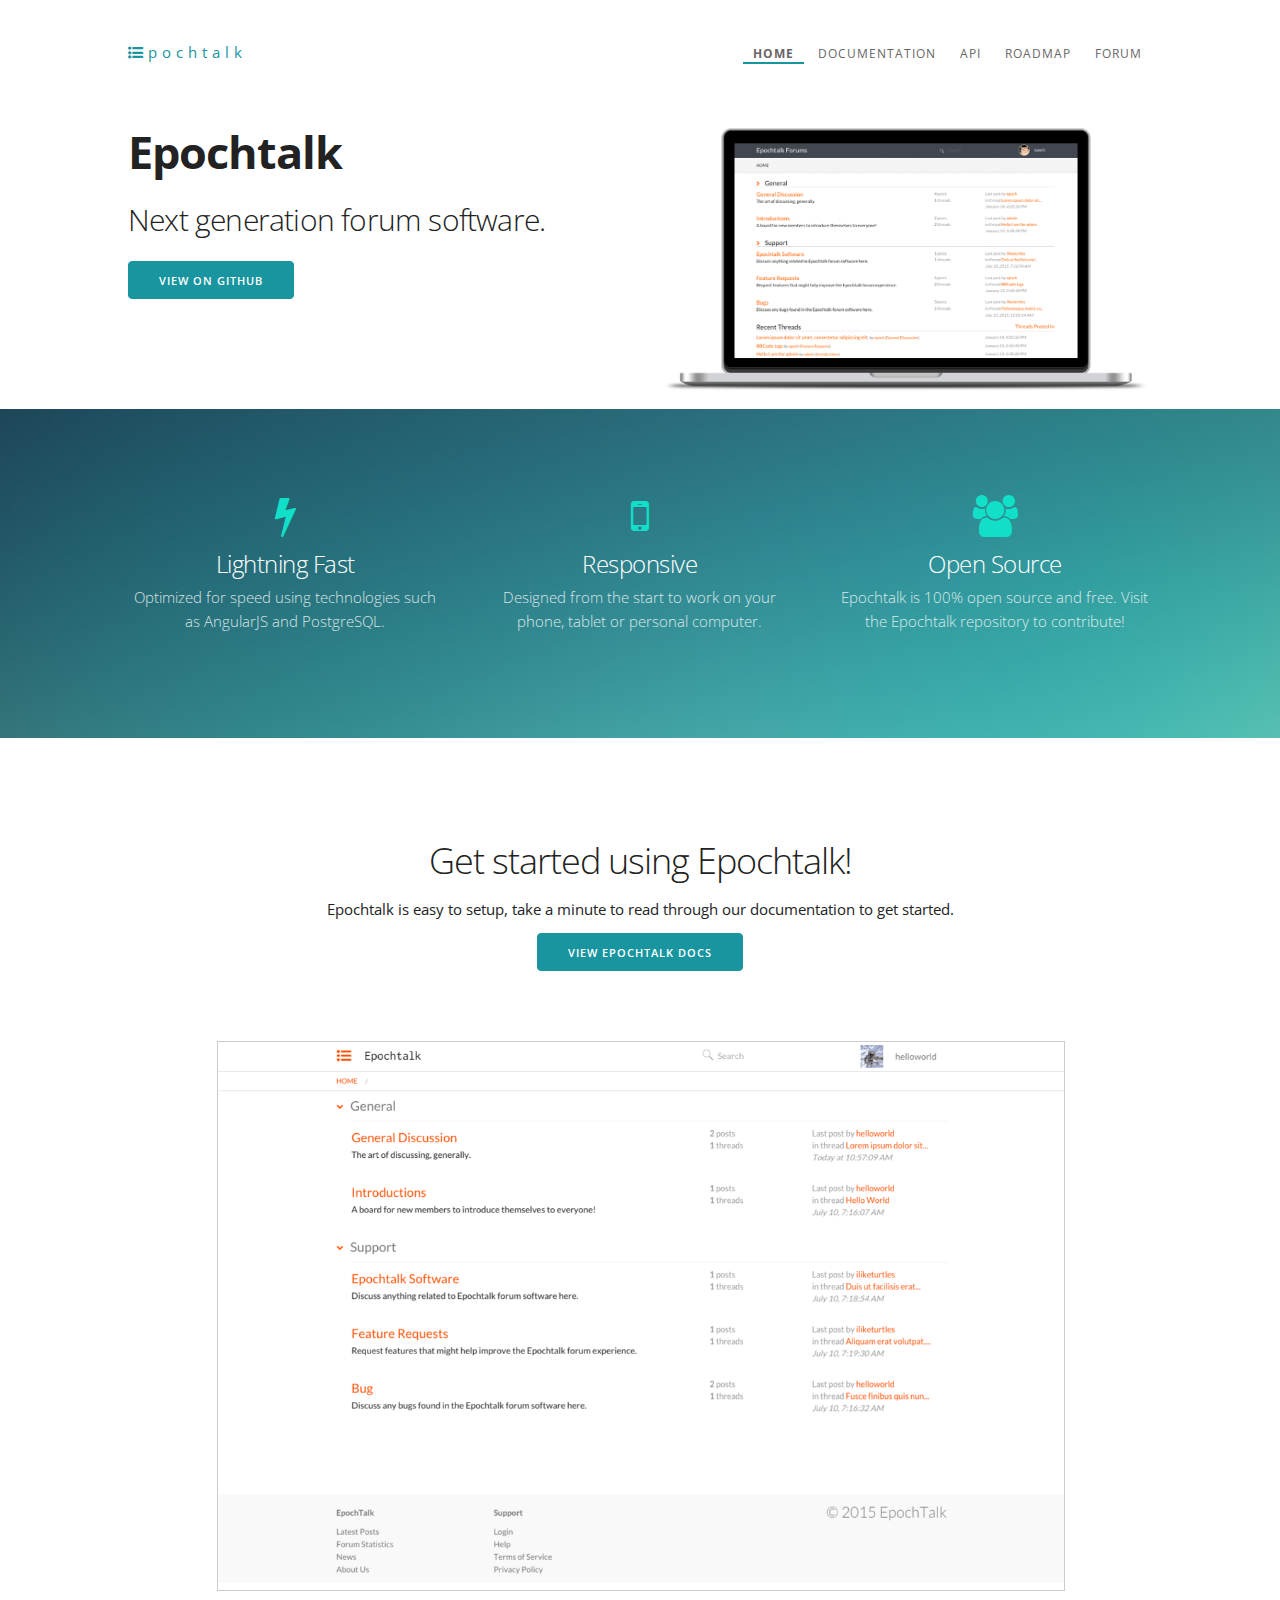
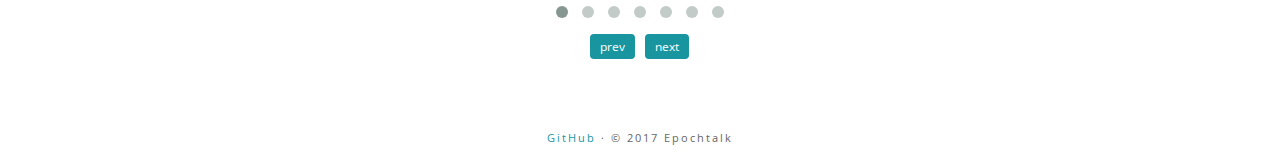
<file: index.html>
<!DOCTYPE html>
<html lang="en">
<head>
  <meta charset="utf-8">
  <title>Epochtalk - Home</title>
  <meta name="description" content="Next generation forum software.">
  <meta name="author" content="Slickage Studios">

  <!-- Mobile Specific Metas -->
  <meta name="viewport" content="width=device-width, initial-scale=1">

  <!-- FONT -->
  <link href='http://fonts.googleapis.com/css?family=Open+Sans:400,300,600' rel='stylesheet' type='text/css'>

  <!-- CSS -->
  <link rel="stylesheet" href="css/normalize.css">
  <link rel="stylesheet" href="css/owl.carousel.css">
  <link rel="stylesheet" href="css/owl.theme.css">
  <link rel="stylesheet" href="css/skeleton.css">
  <link rel="stylesheet" href="css/custom.css">
  <link rel="stylesheet" href="https://maxcdn.bootstrapcdn.com/font-awesome/4.3.0/css/font-awesome.min.css">

</head>
<body>

  <!-- Navigation -->
  <div class="nav-wrap">
    <div class="container">
      <div class="row">
        <div class="one columns logo">
          <a href="index.html">
            <i class="fa fa-list-ul"><span class="logo-sub">pochtalk</span></i>
          </a>
        </div>
        <div class="eleven columns">
          <ul class="navigation">
            <li><a href="index.html" class="active">Home</a></li>
            <li><a href="docs.html">Documentation</a></li>
            <li><a href="api.html">API</a></li>
            <li><a href="map.html">Roadmap</a></li>
            <li><a target="_blank" href="http://forum.epochtalk.org">Forum</a></li>
            <!--<li><a href="contrib.html">Contribute</a></li>-->
          </ul>
        </div>
      </div>
    </div>
  </div>

  <!-- Primary Page Layout -->

  <div class="section content">
    <div class="container">
      <div class="row">
        <div class="one-half column tagline-wrap">
          <h2 class="logo-text">Epochtalk</h2>
          <h4 class="tagline">Next generation forum software.</h4>
          <a class="button button-primary" href="http://github.com/epochtalk/epochtalk">View on Github</a>
        </div>
        <div class="one-half column computer-wrap">
          <img class="computer" src="images/computer.png">
        </div>
      </div>
    </div>
  </div>

  <div class="section epoch-section">
    <div class="container">
      <div class="row">
        <div class="one-third column epoch">
          <h2 class="epoch-icon"><i class="fa fa-bolt"></i></h2>
          <h5 class="epoch-heading">Lightning Fast</h5>
          <p class="epoch-description">Optimized for speed using technologies such as AngularJS and PostgreSQL.</p>
        </div>
        <div class="one-third column epoch">
          <h2 class="epoch-icon"><i class="fa fa-mobile"></i></h2>
          <h5 class="epoch-heading">Responsive</h5>
          <p class="epoch-description">Designed from the start to work on your phone, tablet or personal computer.</p>
        </div>
        <div class="one-third column epoch">
          <h2 class="epoch-icon"><i class="fa fa-users"></i></h2>
          <h5 class="epoch-heading">Open Source</h5>
          <p class="epoch-description">Epochtalk is 100% open source and free. Visit the <a href="http://github.com/epochtalk/epochtalk">Epochtalk repository</a> to contribute!</p>
        </div>
      </div>
    </div>
  </div>

  <div class="section">
    <div class="container">
      <h3 class="section-heading">Get started using Epochtalk!</h3>
      <p class="section-description">Epochtalk is easy to setup, take a minute to read through our documentation to get started.</p>
      <a class="button button-primary" href="docs.html">View Epochtalk Docs</a>
    </div>
  </div>

  <div class="section categories">
    <div class="container">
      <div class="row">

        <div class="one columns">&nbsp;</div>

        <div class="ten columns">
          <div id="owl-demo" class="owl-carousel owl-theme">
            <img src="images/screen-1.png" class="u-max-full-width" alt="Home Page">
            <img src="images/screen-2.png" class="u-max-full-width" alt="Profile">
            <img src="images/screen-3.png" class="u-max-full-width" alt="Editor">
            <img src="images/screen-4.png" class="u-max-full-width" alt="Admin Settings">
            <img src="images/screen-5.png" class="u-max-full-width" alt="Admin Users">
            <img src="images/screen-6.png" class="u-max-full-width" alt="Admin Moderation">
            <img src="images/screen-7.png" class="u-max-full-width" alt="Admin Theming">
          </div>
        </div>

        <div class="one columns">&nbsp;</div>

      </div>
    </div>
  </div>

  <footer>
    <a href="http://github.com/epochtalk/epochtalk">GitHub</a> · &copy; 2017 Epochtalk
  </footer>

  <!-- Scripts -->
  <script src="http://ajax.googleapis.com/ajax/libs/jquery/2.1.1/jquery.min.js"></script>
  <script src="js/owl.carousel.min.js"></script>
  <script src="js/carousel.js"></script>

</body>
</html>
</file>
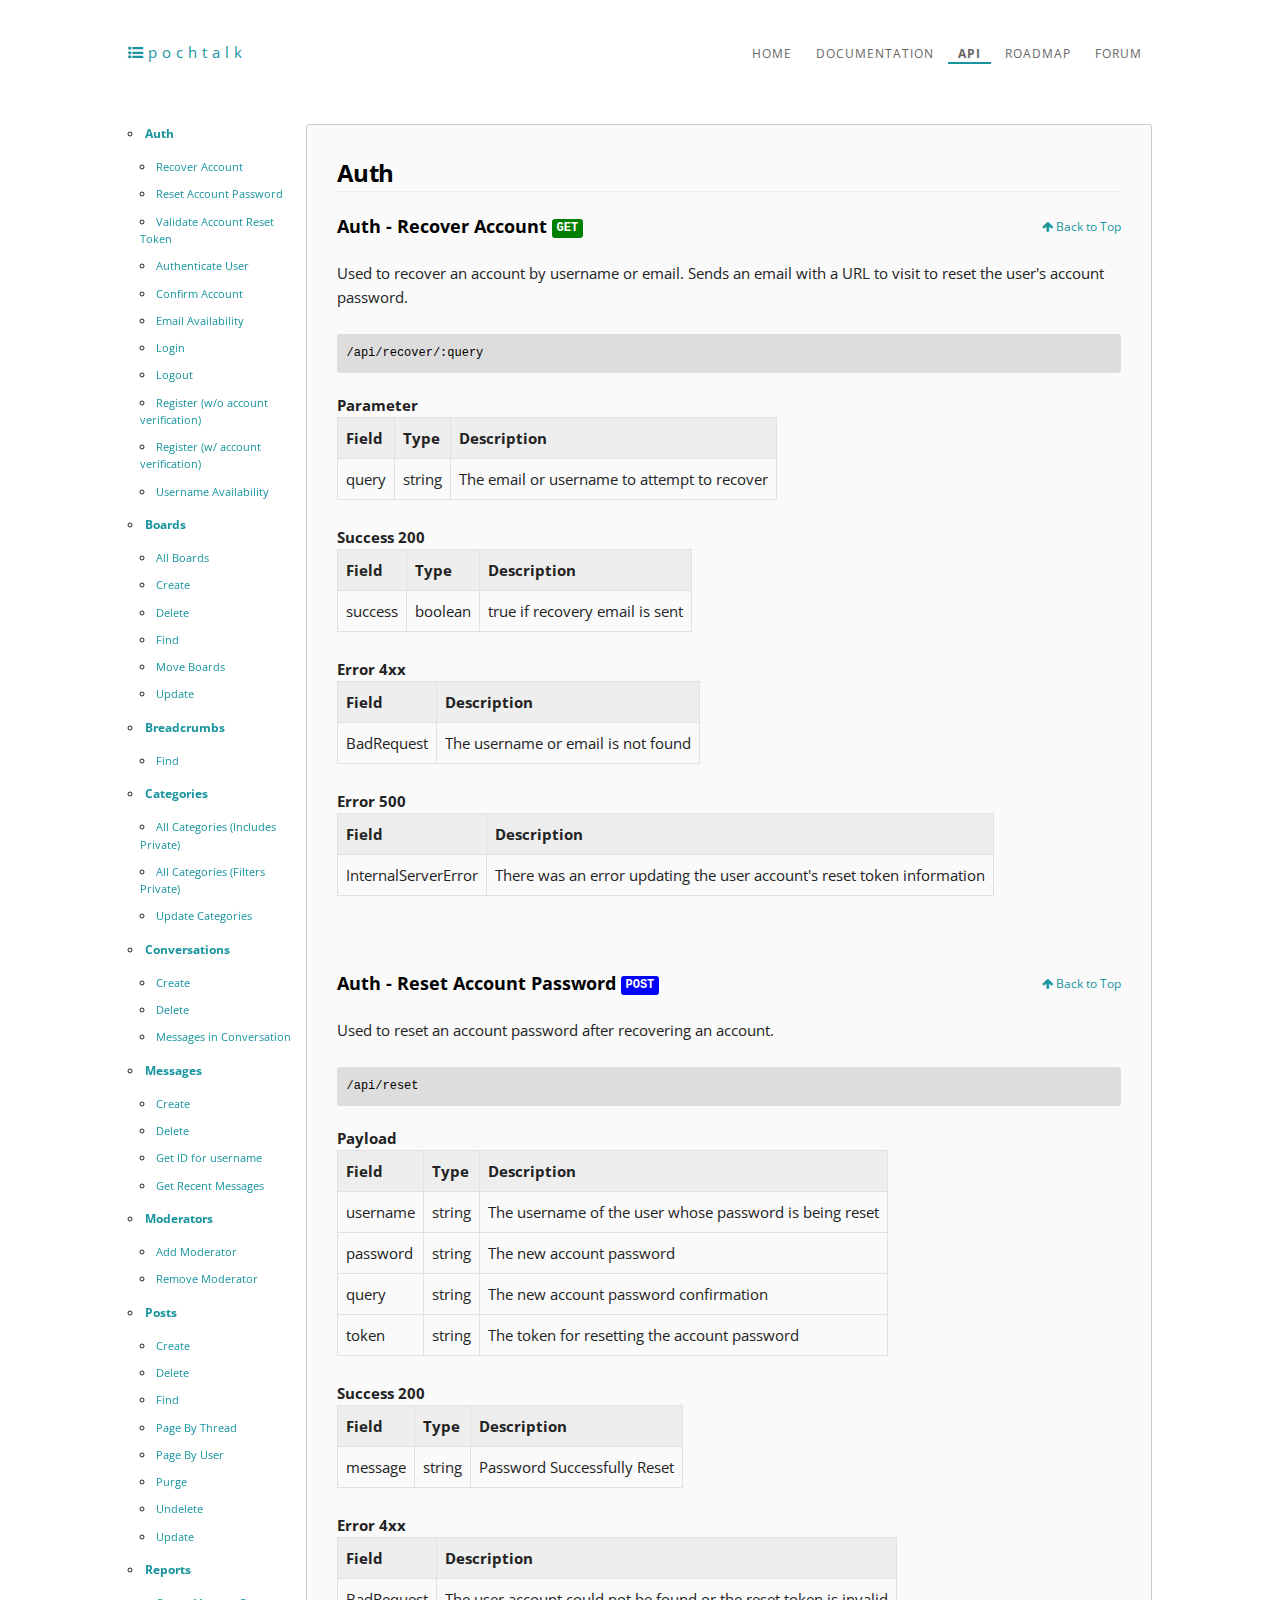
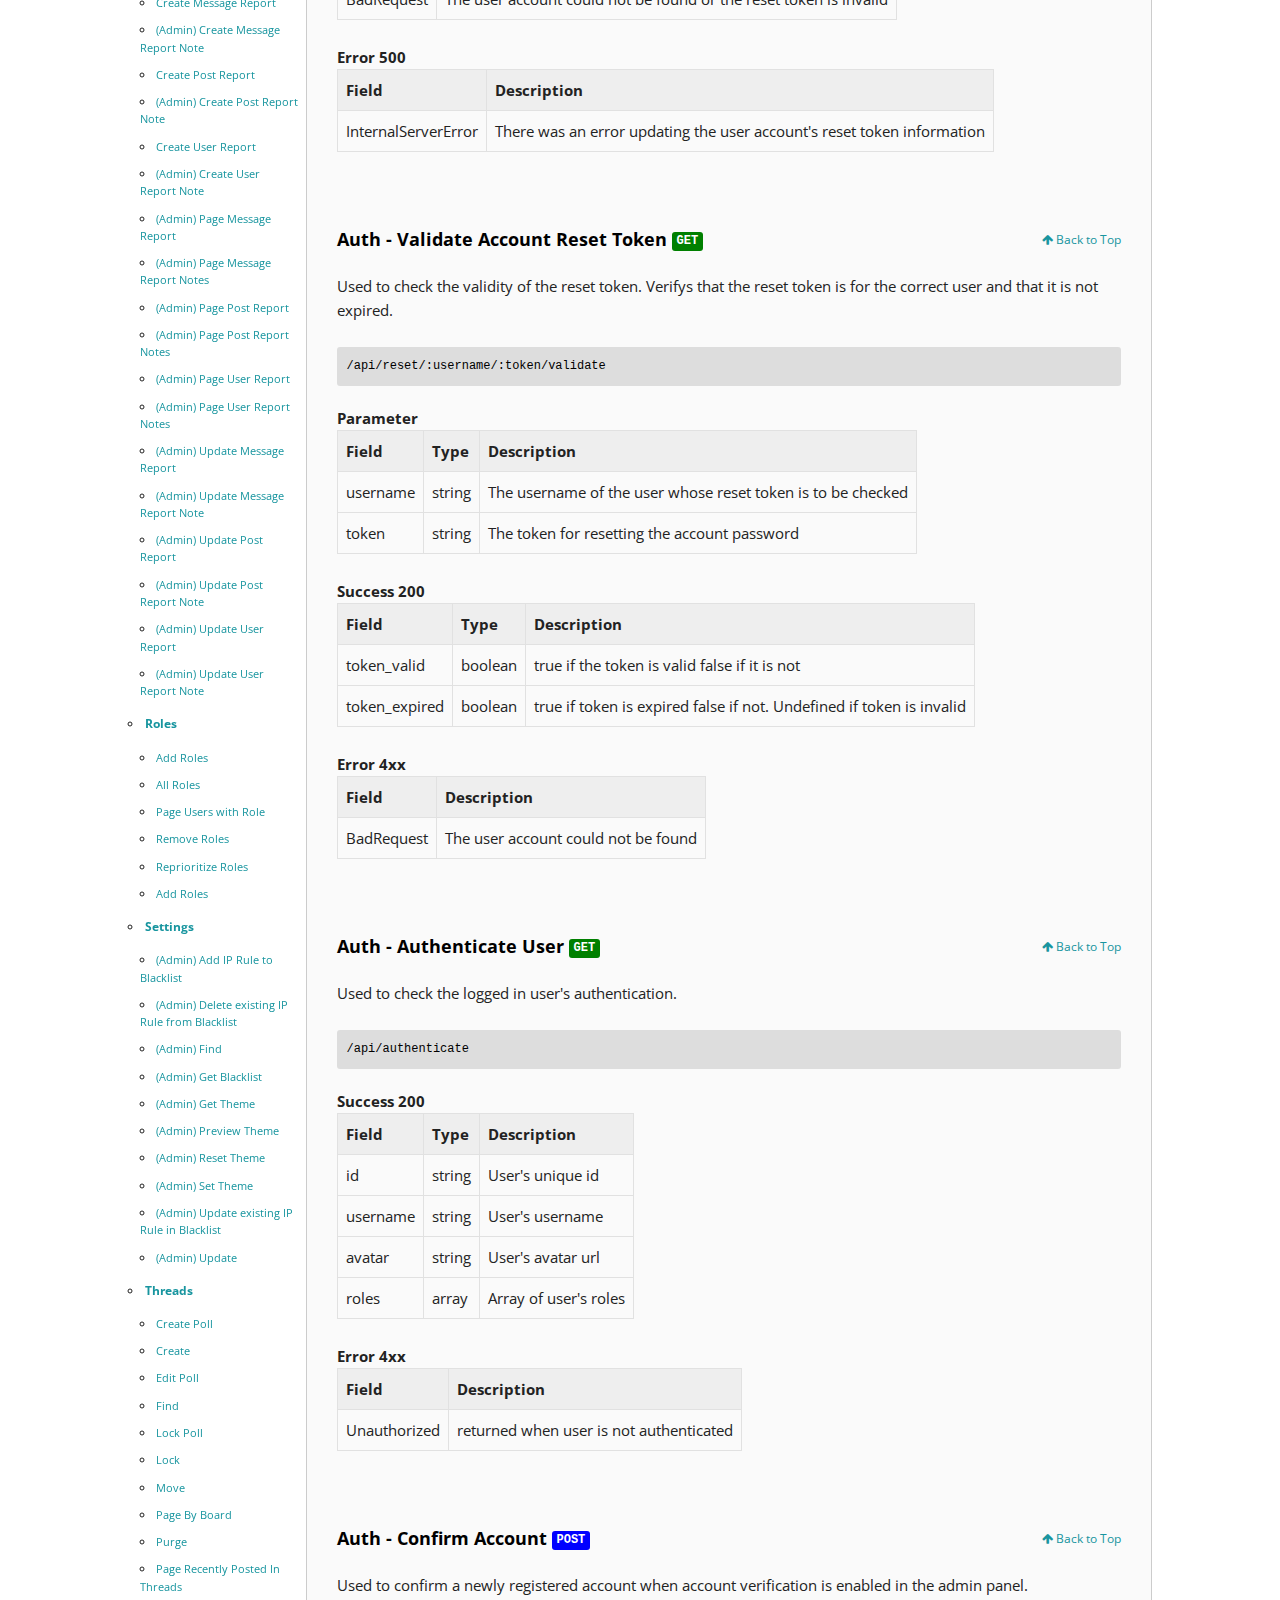
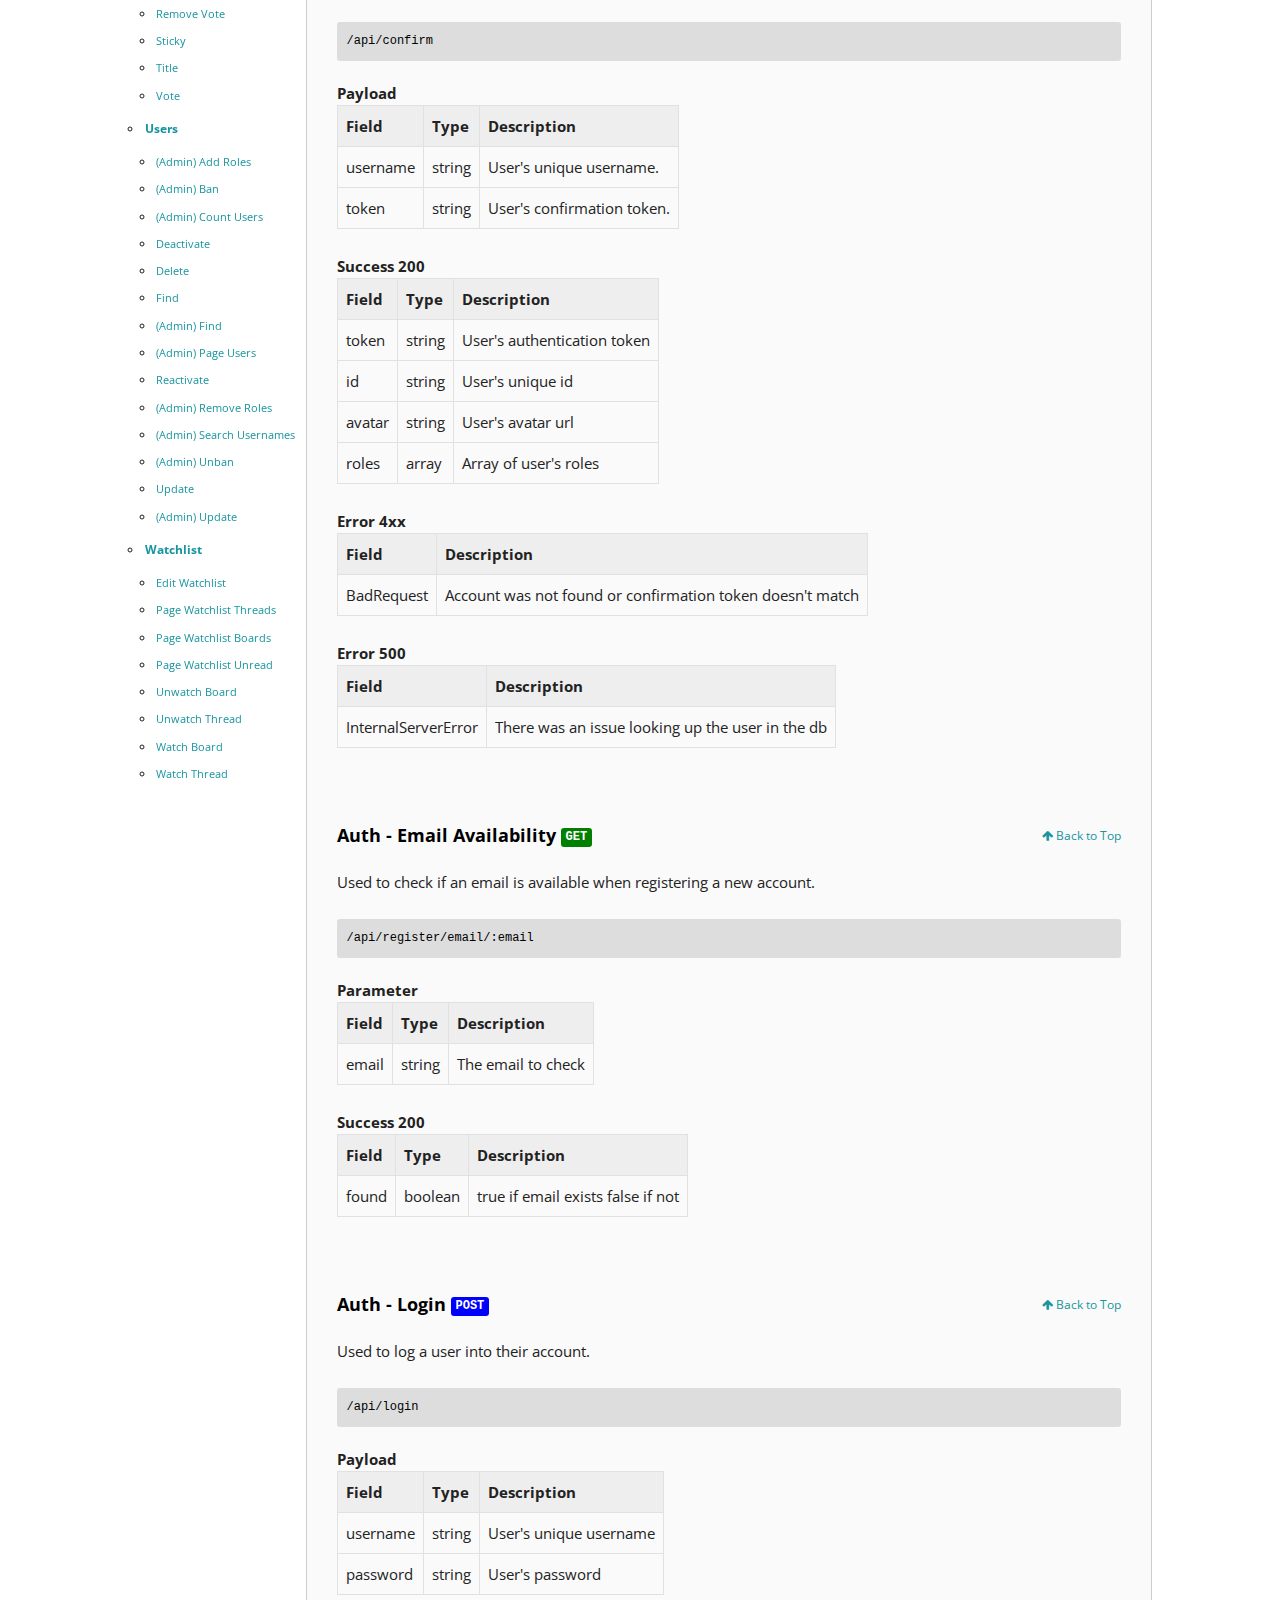
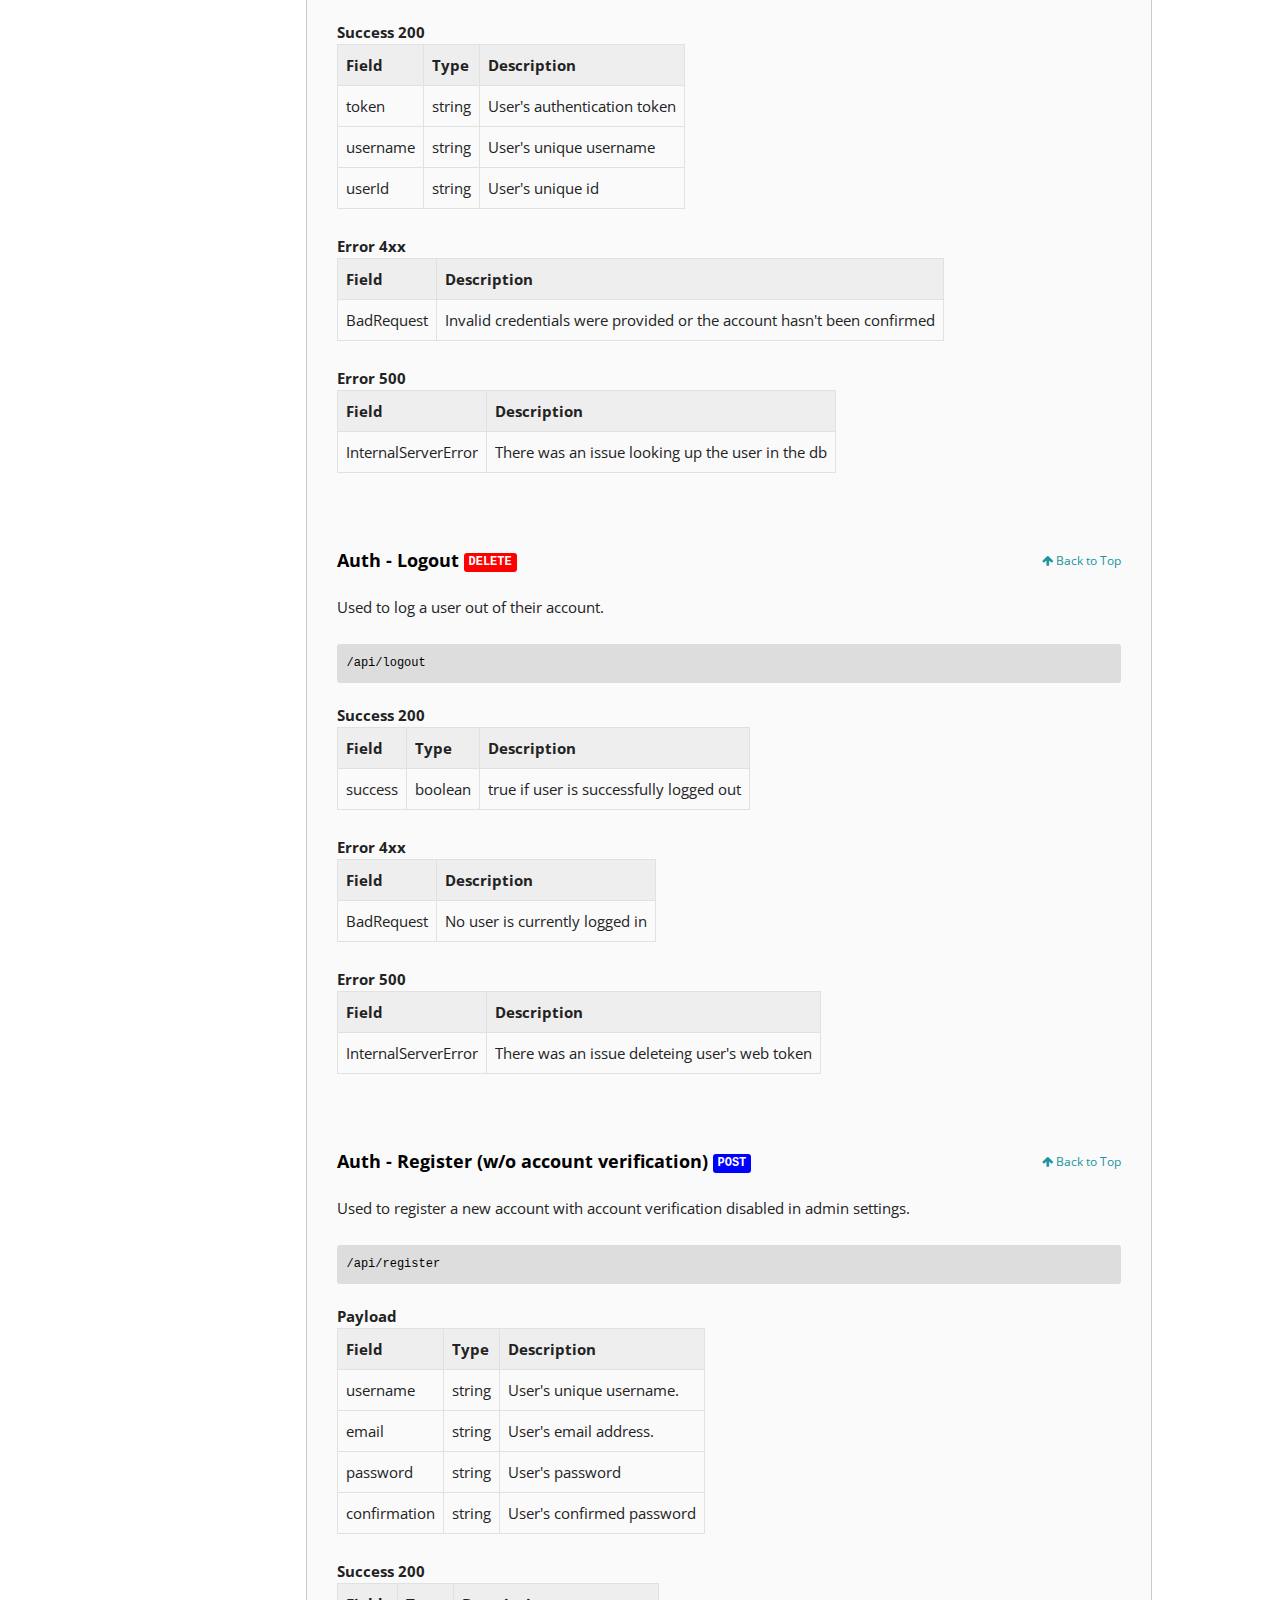
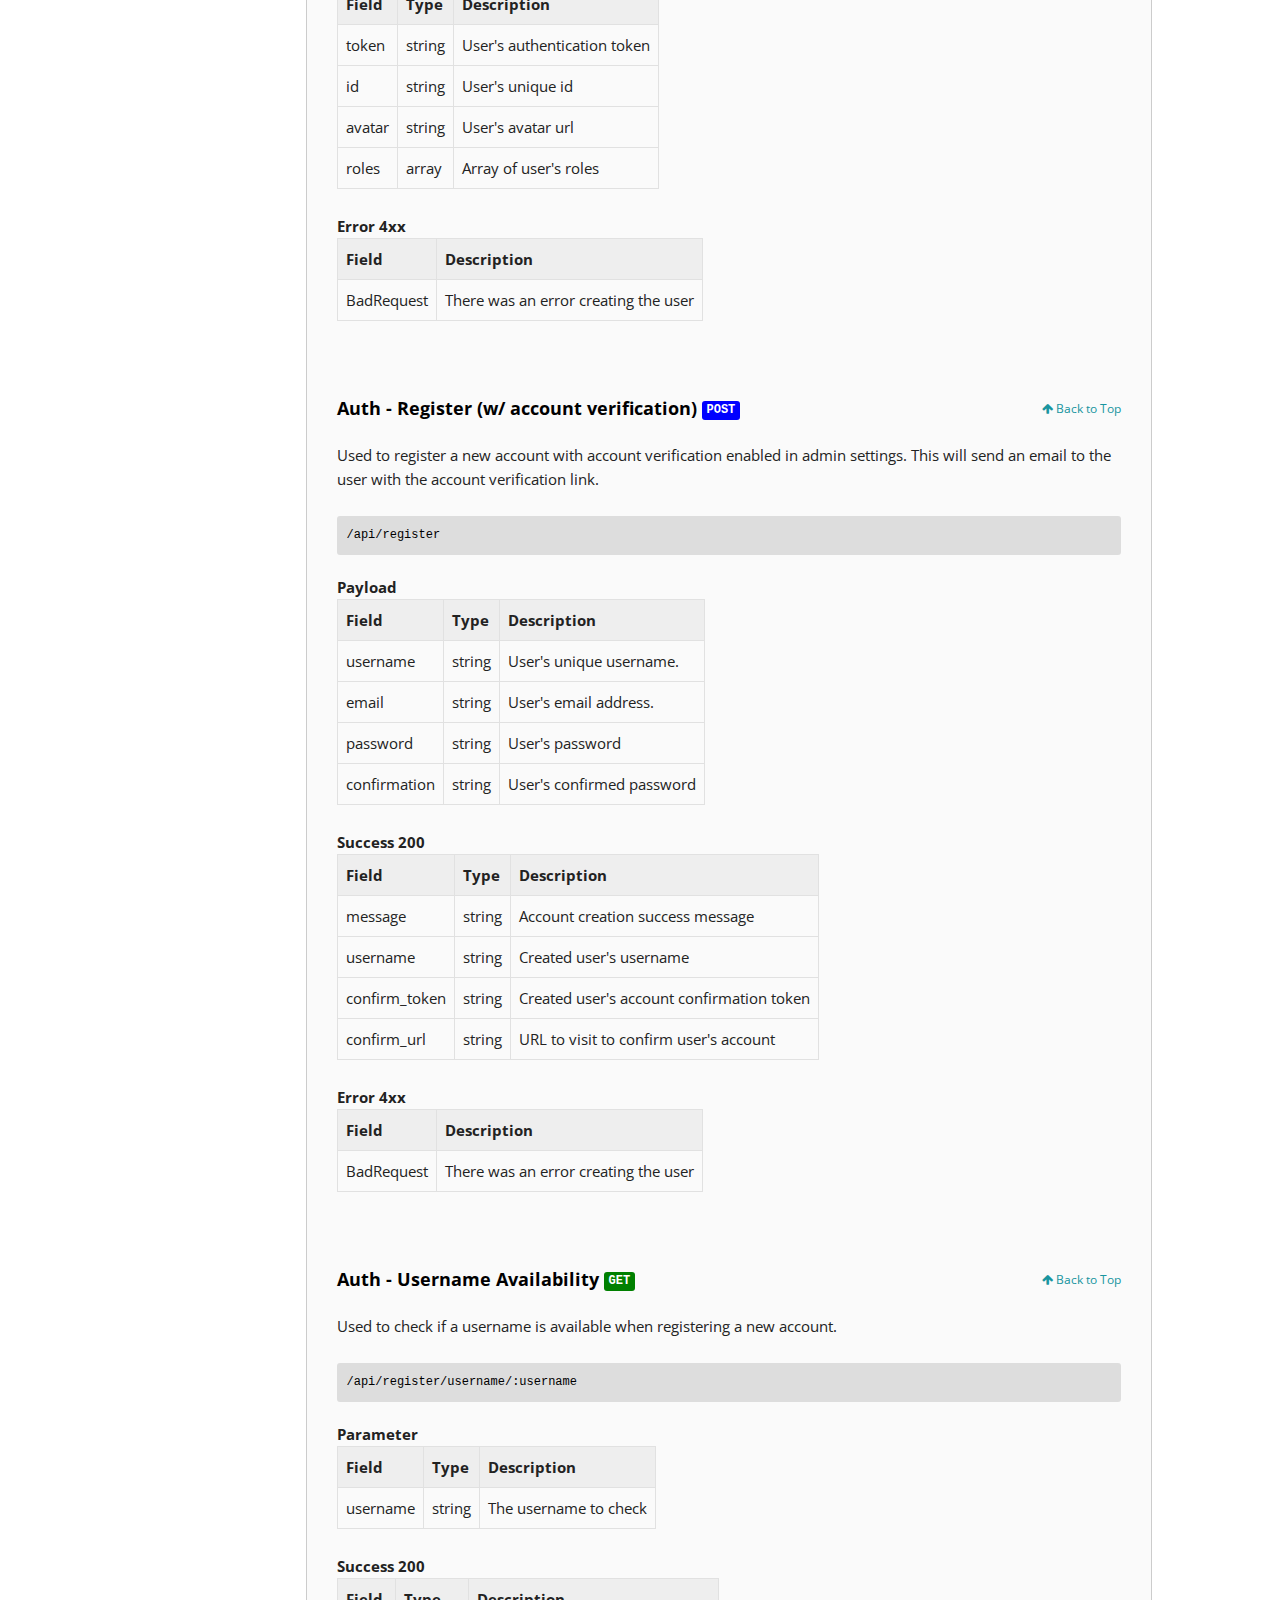
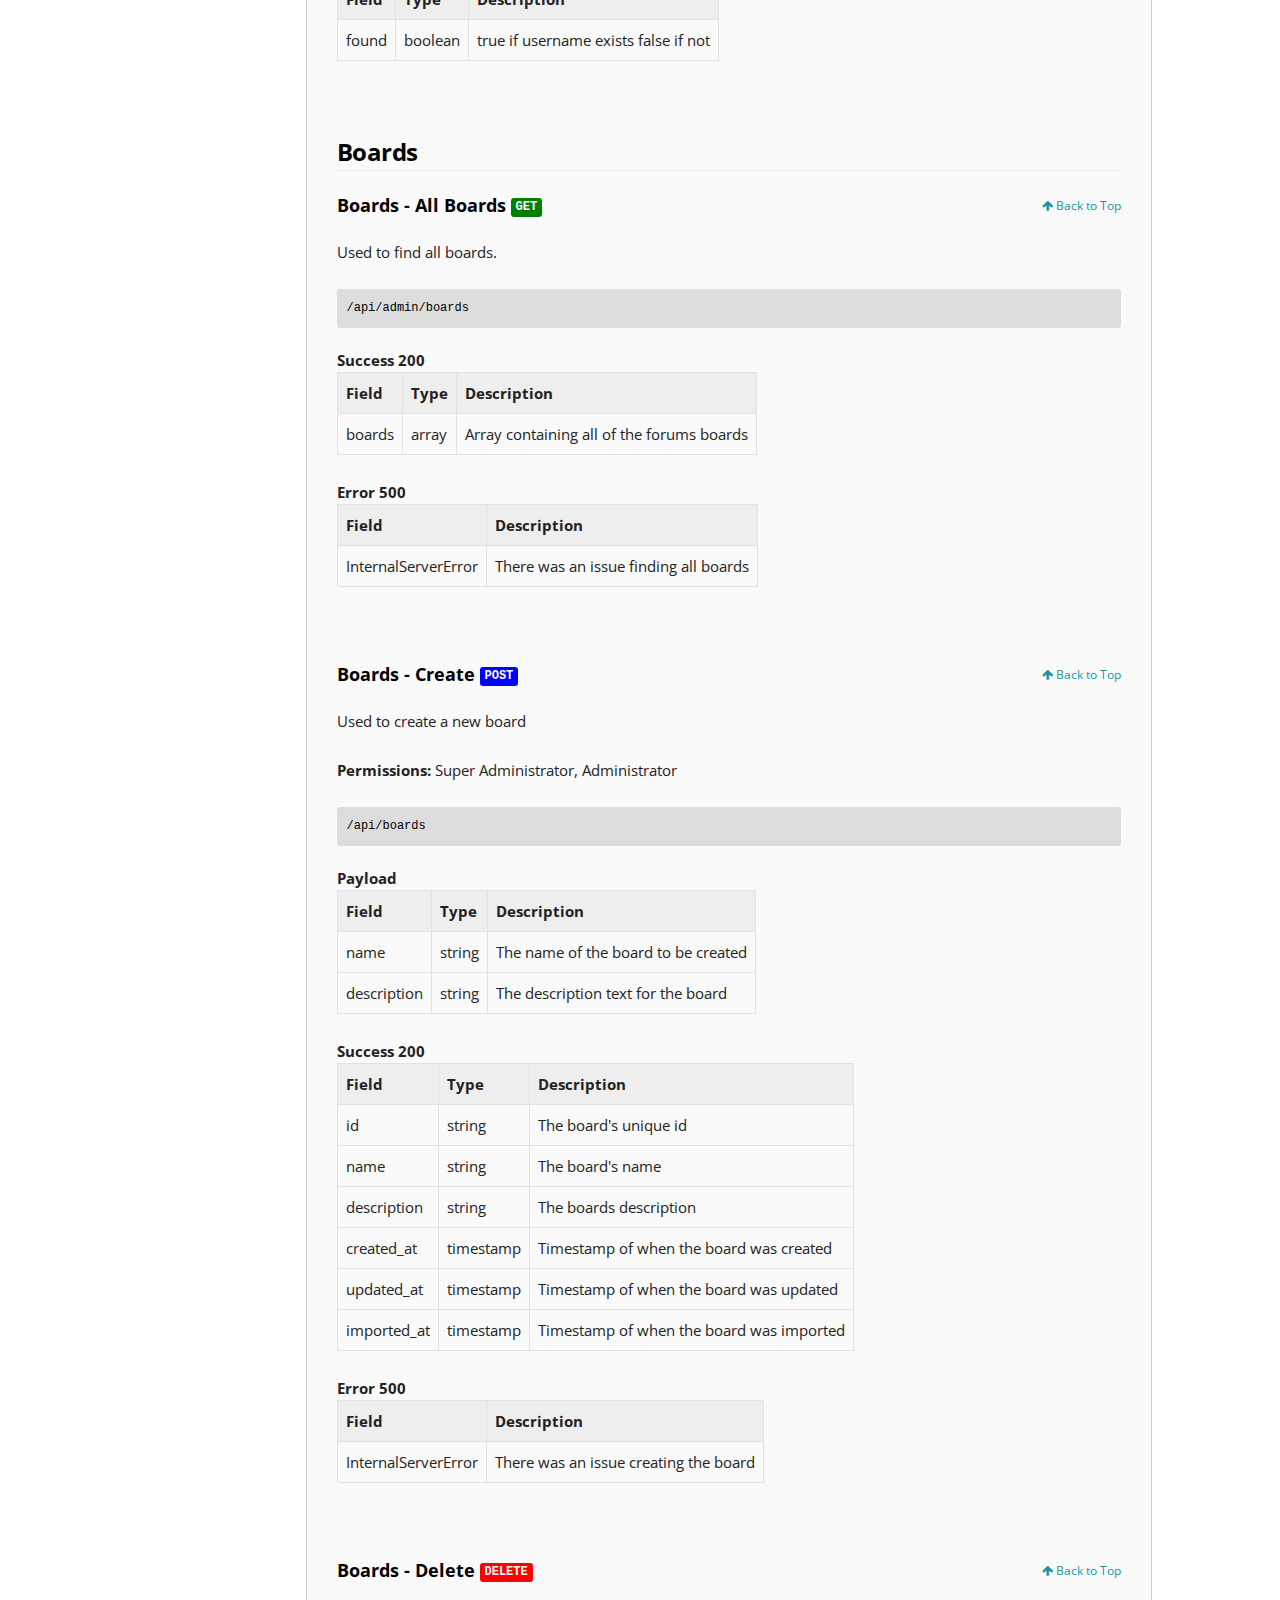
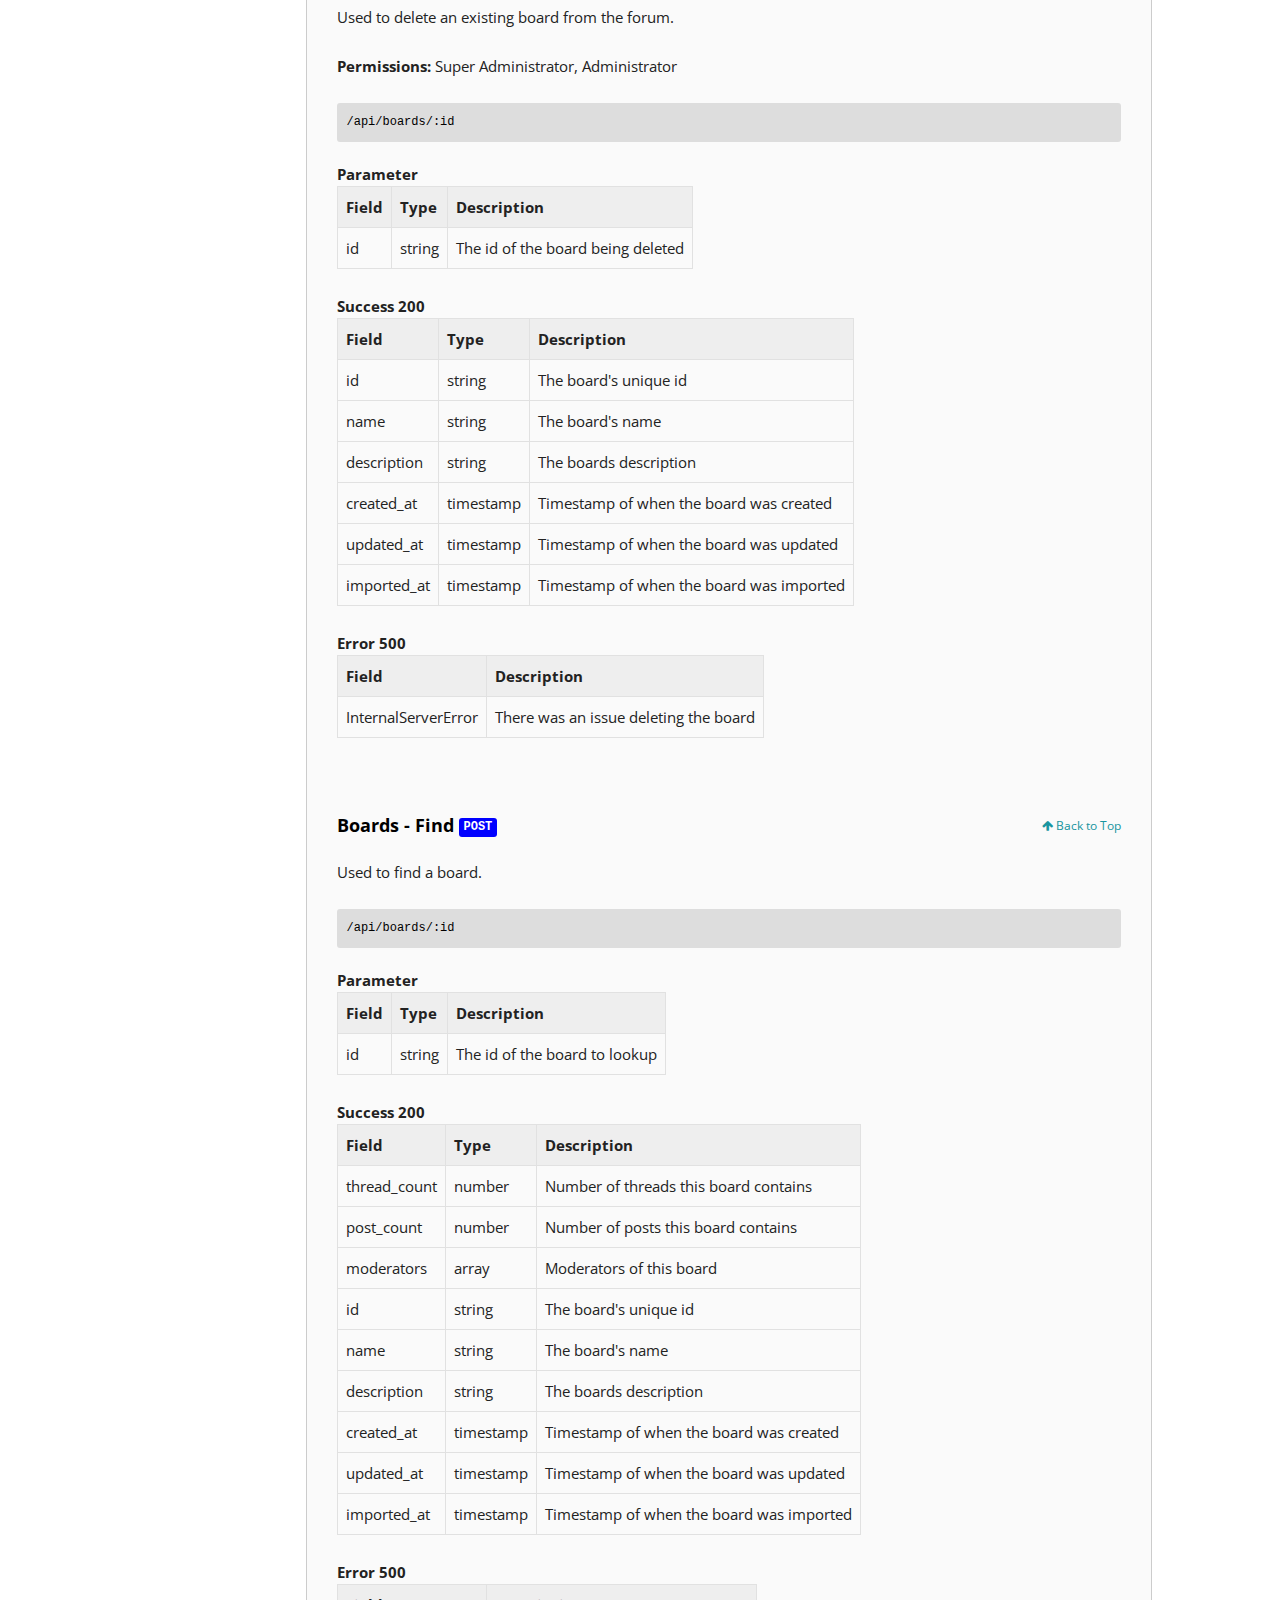
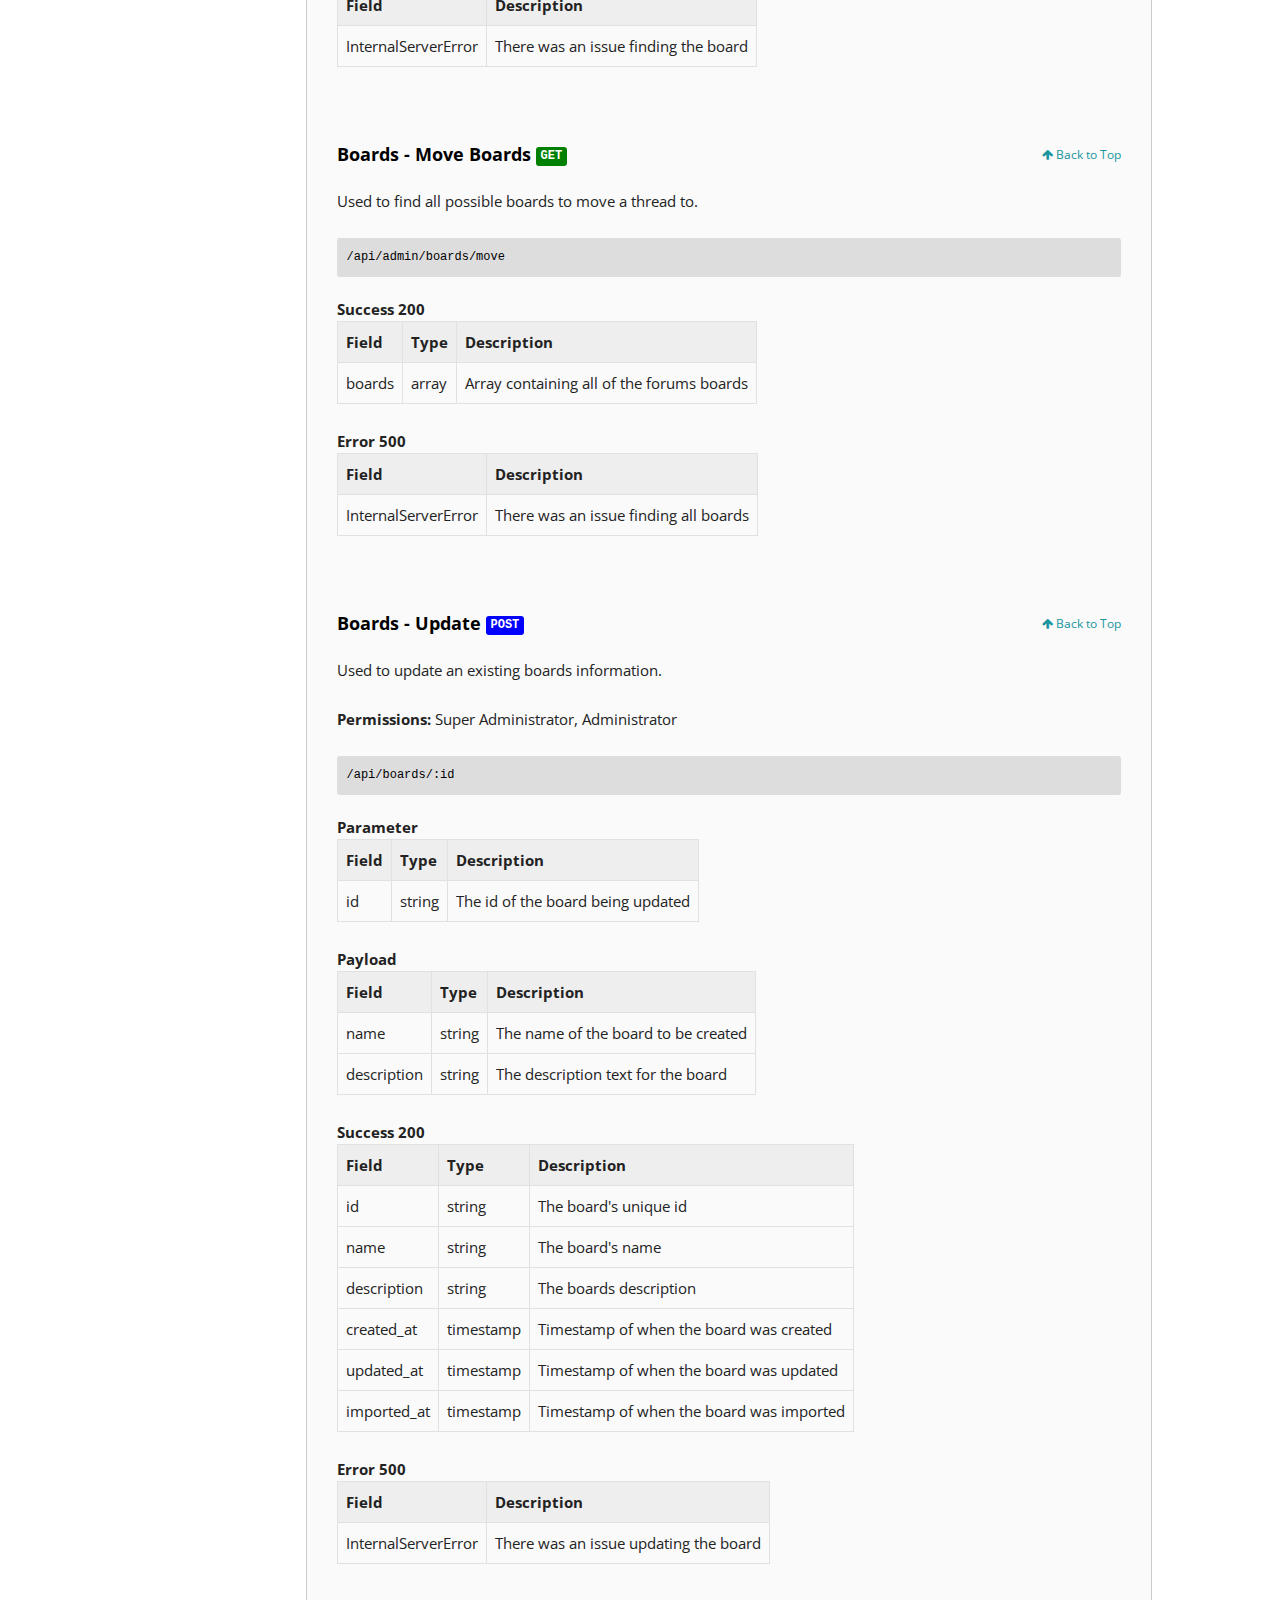
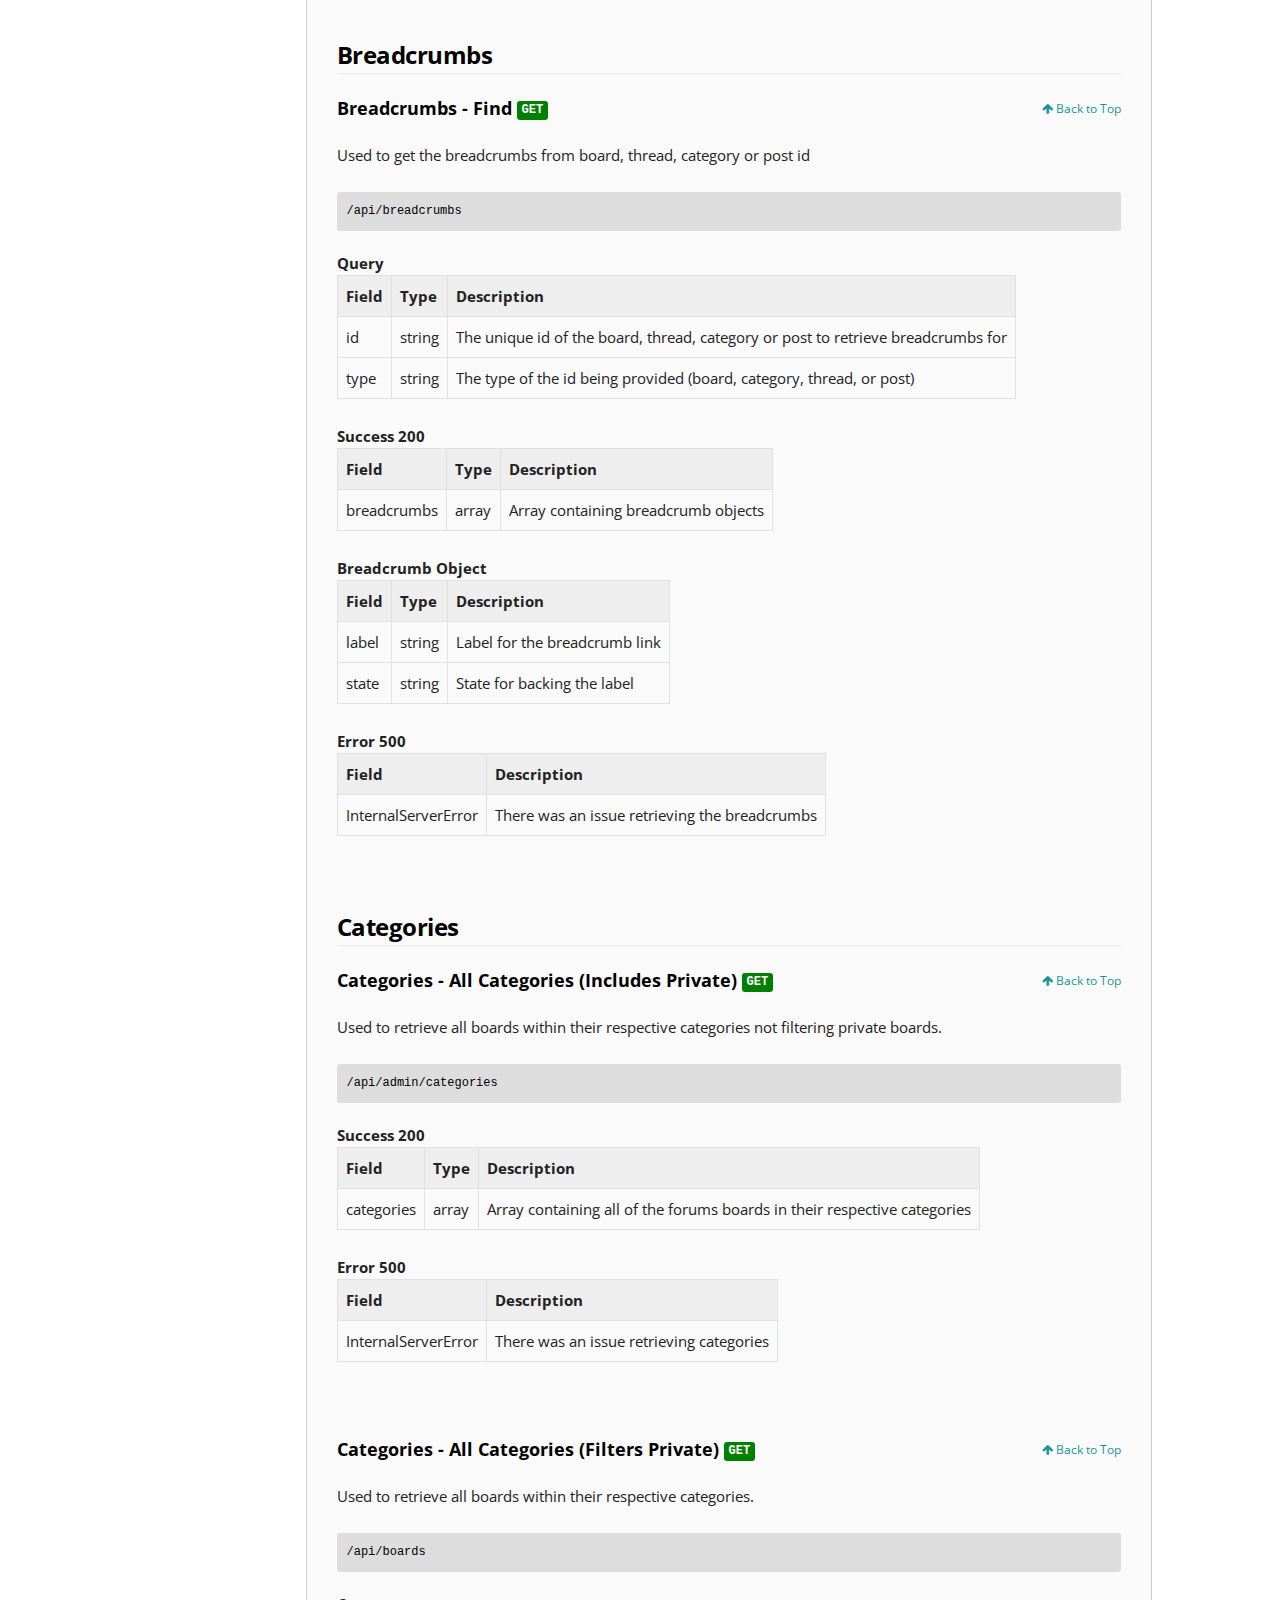
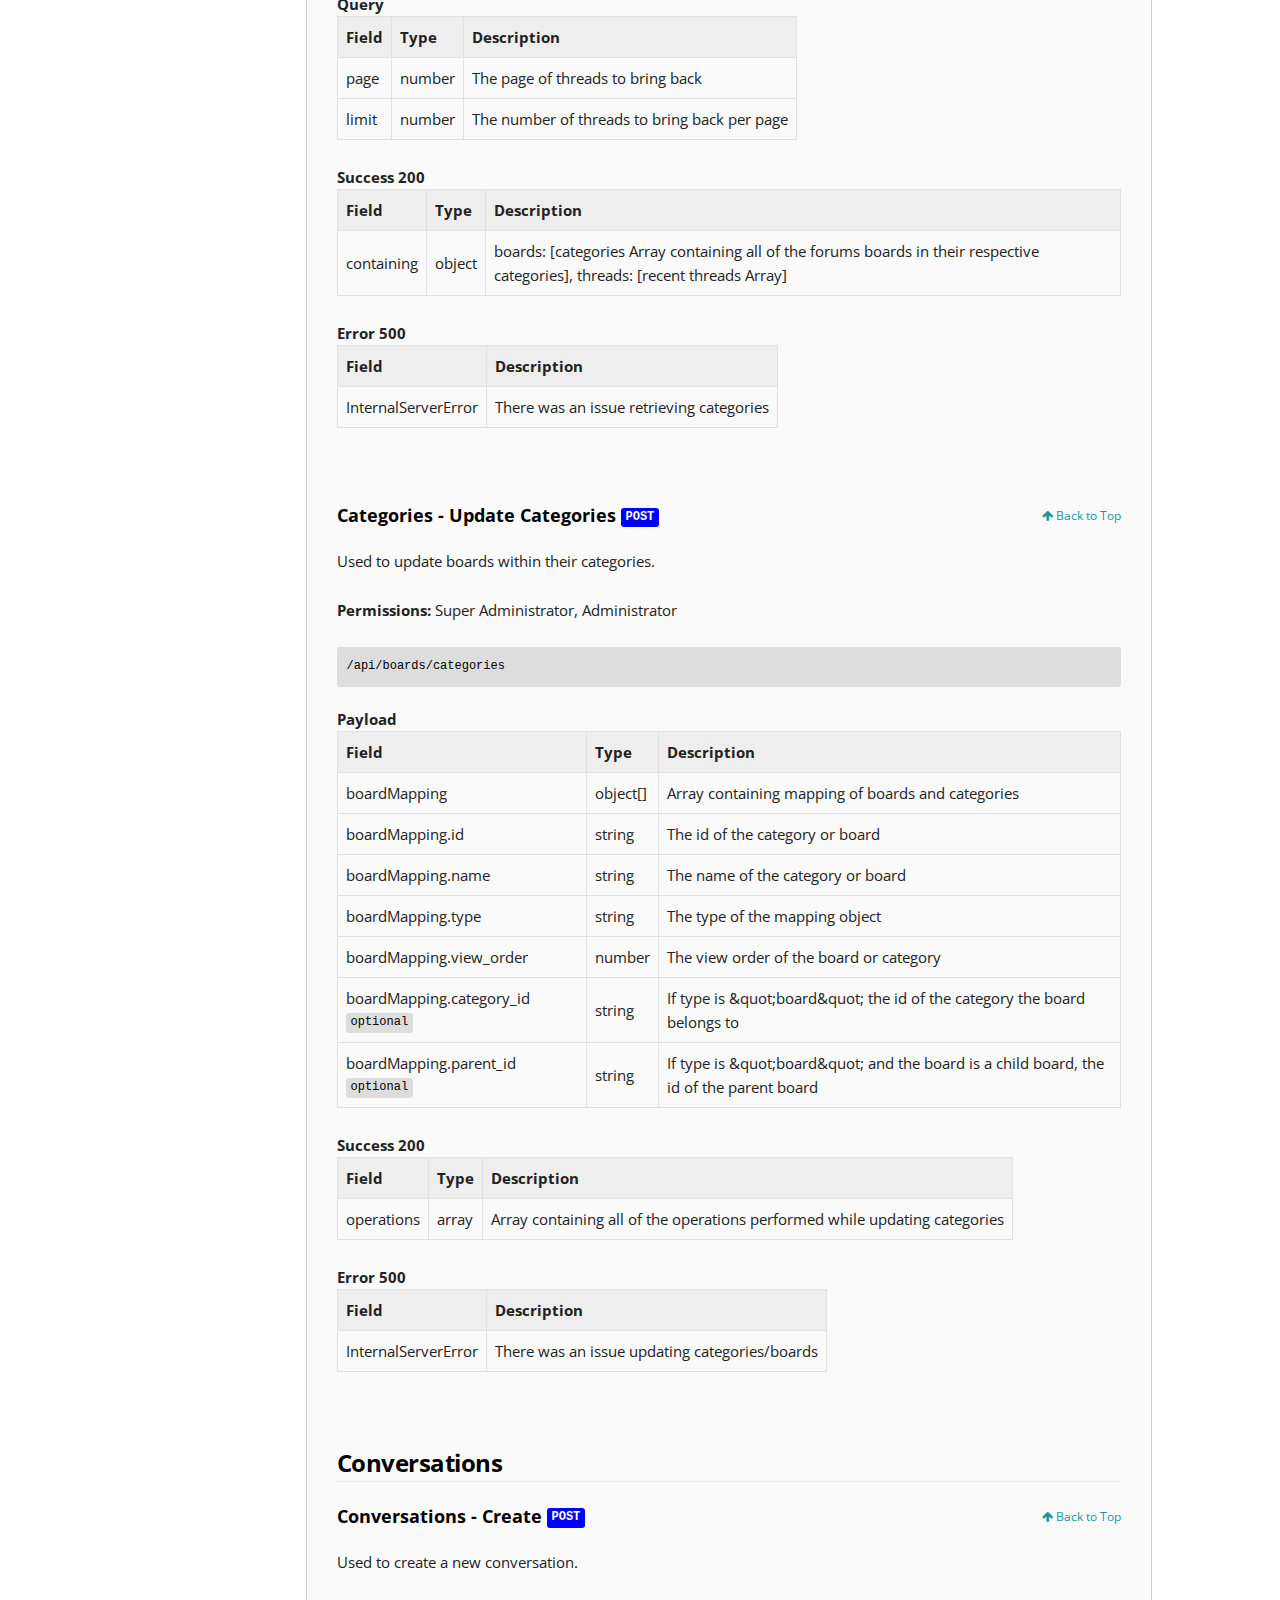
<file: api.html>
<!DOCTYPE html>
<html lang="en">
<head>
  <meta charset="utf-8">
  <title>Epochtalk - API</title>
  <meta name="description" content="Next generation forum software.">
  <meta name="author" content="Slickage Studios">

  <!-- Mobile Specific Metas -->
  <meta name="viewport" content="width=device-width, initial-scale=1">

  <!-- FONT -->
  <link href='http://fonts.googleapis.com/css?family=Open+Sans:400,300,600' rel='stylesheet' type='text/css'>

  <!-- CSS -->
  <link rel="stylesheet" href="css/normalize.css">
  <link rel="stylesheet" href="css/skeleton.css">
  <link rel="stylesheet" href="css/custom.css">
  <link rel="stylesheet" href="https://maxcdn.bootstrapcdn.com/font-awesome/4.3.0/css/font-awesome.min.css">

</head>
<body>

  <!-- Navigation -->
  <div class="nav-wrap" id="top">
    <div class="container">
      <div class="row">
        <div class="one columns logo">
          <a href="index.html">
            <i class="fa fa-list-ul"><span class="logo-sub">pochtalk</span></i>
          </a>
        </div>
        <div class="eleven columns">
          <ul class="navigation">
            <li><a href="index.html">Home</a></li>
            <li><a href="docs.html">Documentation</a></li>
            <li><a href="api.html" class="active">API</a></li>
            <li><a href="map.html">Roadmap</a></li>
            <li><a target="_blank" href="http://forum.epochtalk.org">Forum</a></li>
            <!--<li><a href="contrib.html">Contribute</a></li>-->
          </ul>
        </div>
      </div>
    </div>
  </div>

  <!-- Primary Page Layout -->

  <div class="section docs">
    <div class="container">
      <div class="row">
        <div class="three columns api docs-nav fixed">
          <ul id="side-menu">

            <li><a href="#auth">Auth</a>

              <ul>
                <li><a href="#accountrecoveryreq">Recover Account</a></li>
                <li><a href="#accountrecoveryreset">Reset Account Password</a></li>
                <li><a href="#accountrecoverytoken">Validate Account Reset Token</a></li>
                <li><a href="#authenticate_user">Authenticate User</a></li>
                <li><a href="#confirm_account">Confirm Account</a></li>
                <li><a href="#email_availability">Email Availability</a></li>
                <li><a href="#login">Login</a></li>
                <li><a href="#logout">Logout</a></li>
                <li><a href="#registernoverify">Register (w/o account verification)</a></li>
                <li><a href="#registerverify">Register (w/ account verification)</a></li>
                <li><a href="#username_availability">Username Availability</a></li>

              </ul>

            </li>

            <li><a href="#boards">Boards</a>

              <ul>
                <li><a href="#allboard">All Boards</a></li>
                <li><a href="#createboard">Create</a></li>
                <li><a href="#deleteboard">Delete</a></li>
                <li><a href="#findboard">Find</a></li>
                <li><a href="#moveboard">Move Boards</a></li>
                <li><a href="#updateboard">Update</a></li>

              </ul>

            </li>

            <li><a href="#breadcrumbs">Breadcrumbs</a>

              <ul>
                <li><a href="#findbreadcrumbs">Find</a></li>

              </ul>

            </li>

            <li><a href="#categories">Categories</a>

              <ul>
                <li><a href="#admincategoriesunfiltered">All Categories (Includes Private)</a></li>
                <li><a href="#allcategories">All Categories (Filters Private)</a></li>
                <li><a href="#updatecategories">Update Categories</a></li>

              </ul>

            </li>

            <li><a href="#conversations">Conversations</a>

              <ul>
                <li><a href="#createconversation">Create</a></li>
                <li><a href="#deleteconversation">Delete</a></li>
                <li><a href="#getrecentmessages">Messages in Conversation</a></li>

              </ul>

            </li>

            <li><a href="#messages">Messages</a>

              <ul>
                <li><a href="#createmessage">Create</a></li>
                <li><a href="#deletemessage">Delete</a></li>
                <li><a href="#findusermessages">Get ID for username</a></li>
                <li><a href="#latestmessages">Get Recent Messages</a></li>

              </ul>

            </li>

            <li><a href="#moderators">Moderators</a>

              <ul>
                <li><a href="#addmoderator">Add Moderator</a></li>
                <li><a href="#removemoderator">Remove Moderator</a></li>

              </ul>

            </li>

            <li><a href="#posts">Posts</a>

              <ul>
                <li><a href="#createpost">Create</a></li>
                <li><a href="#deletepost">Delete</a></li>
                <li><a href="#findpost">Find</a></li>
                <li><a href="#pagepostsbythread">Page By Thread</a></li>
                <li><a href="#pagepostsbyuser">Page By User</a></li>
                <li><a href="#purgepost">Purge</a></li>
                <li><a href="#undeletepost">Undelete</a></li>
                <li><a href="#updatepost">Update</a></li>

              </ul>

            </li>

            <li><a href="#reports">Reports</a>

              <ul>
                <li><a href="#createmessagereport">Create Message Report</a></li>
                <li><a href="#createmessagereportnote">(Admin) Create Message Report Note</a></li>
                <li><a href="#createpostreport">Create Post Report</a></li>
                <li><a href="#createpostreportnote">(Admin) Create Post Report Note</a></li>
                <li><a href="#createuserreport">Create User Report</a></li>
                <li><a href="#createuserreportnote">(Admin) Create User Report Note</a></li>
                <li><a href="#pagemessagereport">(Admin) Page Message Report</a></li>
                <li><a href="#pagemessagereportnotes">(Admin) Page Message Report Notes</a></li>
                <li><a href="#pagepostreport">(Admin) Page Post Report</a></li>
                <li><a href="#pagepostreportnotes">(Admin) Page Post Report Notes</a></li>
                <li><a href="#pageuserreport">(Admin) Page User Report</a></li>
                <li><a href="#pageuserreportnotes">(Admin) Page User Report Notes</a></li>
                <li><a href="#updatemessagereport">(Admin) Update Message Report</a></li>
                <li><a href="#updatemessagereportnote">(Admin) Update Message Report Note</a></li>
                <li><a href="#updatepostreport">(Admin) Update Post Report</a></li>
                <li><a href="#updatepostreportnote">(Admin) Update Post Report Note</a></li>
                <li><a href="#updateuserreport">(Admin) Update User Report</a></li>
                <li><a href="#updateuserreportnote">(Admin) Update User Report Note</a></li>

              </ul>

            </li>

            <li><a href="#roles">Roles</a>

              <ul>
                <li><a href="#addroles">Add Roles</a></li>
                <li><a href="#allroles">All Roles</a></li>
                <li><a href="#pageuserwithrole">Page Users with Role</a></li>
                <li><a href="#removeroles">Remove Roles</a></li>
                <li><a href="#reprioritizeroles">Reprioritize Roles</a></li>
                <li><a href="#updateroles">Add Roles</a></li>

              </ul>

            </li>

            <li><a href="#settings">Settings</a>

              <ul>
                <li><a href="#addtoblacklist">(Admin) Add IP Rule to Blacklist</a></li>
                <li><a href="#deleteblacklist">(Admin) Delete existing IP Rule from Blacklist</a></li>
                <li><a href="#findsettings">(Admin) Find</a></li>
                <li><a href="#getblacklist">(Admin) Get Blacklist</a></li>
                <li><a href="#gettheme">(Admin) Get Theme</a></li>
                <li><a href="#previewtheme">(Admin) Preview Theme</a></li>
                <li><a href="#resettheme">(Admin) Reset Theme</a></li>
                <li><a href="#settheme">(Admin) Set Theme</a></li>
                <li><a href="#updateblacklist">(Admin) Update existing IP Rule in Blacklist</a></li>
                <li><a href="#updatesettings">(Admin) Update</a></li>

              </ul>

            </li>

            <li><a href="#threads">Threads</a>

              <ul>
                <li><a href="#createpoll">Create Poll</a></li>
                <li><a href="#createthread">Create</a></li>
                <li><a href="#editpoll">Edit Poll</a></li>
                <li><a href="#findthread">Find</a></li>
                <li><a href="#lockpoll">Lock Poll</a></li>
                <li><a href="#lockthread">Lock</a></li>
                <li><a href="#movethread">Move</a></li>
                <li><a href="#pagethreadsbyboard">Page By Board</a></li>
                <li><a href="#purgethread">Purge</a></li>
                <li><a href="#recentlypostedinthreads">Page Recently Posted In Threads</a></li>
                <li><a href="#removevotepoll">Remove Vote</a></li>
                <li><a href="#stickythread">Sticky</a></li>
                <li><a href="#updatethreadtitle">Title</a></li>
                <li><a href="#votepoll">Vote</a></li>

              </ul>

            </li>

            <li><a href="#users">Users</a>

              <ul>
                <li><a href="#adduserroleadmin">(Admin) Add Roles</a></li>
                <li><a href="#banusersadmin">(Admin) Ban</a></li>
                <li><a href="#countusersadmin">(Admin) Count Users</a></li>
                <li><a href="#deactivateuser">Deactivate</a></li>
                <li><a href="#deleteuser">Delete</a></li>
                <li><a href="#finduser">Find</a></li>
                <li><a href="#finduseradmin">(Admin) Find</a></li>
                <li><a href="#pageusersadmin">(Admin) Page Users</a></li>
                <li><a href="#reactivateuser">Reactivate</a></li>
                <li><a href="#removeuserroleadmin">(Admin) Remove Roles</a></li>
                <li><a href="#searchusernamesadmin">(Admin) Search Usernames</a></li>
                <li><a href="#unbanusersadmin">(Admin) Unban</a></li>
                <li><a href="#updateuser">Update</a></li>
                <li><a href="#updateuseradmin">(Admin) Update</a></li>

              </ul>

            </li>

            <li><a href="#watchlist">Watchlist</a>

              <ul>
                <li><a href="#editwatchlist">Edit Watchlist</a></li>
                <li><a href="#pagewatchlistthreads">Page Watchlist Threads</a></li>
                <li><a href="#pagewatchlistthreadsboards">Page Watchlist Boards</a></li>
                <li><a href="#pagewatchlistunread">Page Watchlist Unread</a></li>
                <li><a href="#unwatchboard">Unwatch Board</a></li>
                <li><a href="#unwatchthread">Unwatch Thread</a></li>
                <li><a href="#watchboard">Watch Board</a></li>
                <li><a href="#watchthread">Watch Thread</a></li>

              </ul>

            </li>

          </ul>


        </div>
        <div class="nine columns docs-content">
          <h5 class="clear-fix" id="auth">Auth</h5>
          <h6 class="clear-fix" id="accountrecoveryreq">Auth - Recover Account <pre class="code-block get">GET</pre><a class="back-to-top" href="#top"><i class="fa fa-arrow-up"> <span>Back to Top</span></i></a></h6>
          <p>Used to recover an account by username or email. Sends an email with a URL to visit to reset the user&#39;s account password.</p>

          <pre class="code-block padded-alt twelve columns">/api/recover/:query</pre>


          <strong>Parameter</strong>
          <table>
            <tr>
              <th>Field</th>
              <th>Type</th>
              <th>Description</th>
            </tr>

            <tr>
              <td>query</td>
              <td>string</td>
              <td>The email or username to attempt to recover</td>
            </tr>

          </table>




          <strong>Success 200</strong>
          <table>
            <tr>
              <th>Field</th>
              <th>Type</th>
              <th>Description</th>
            </tr>

            <tr>
              <td>success</td>
              <td>boolean</td>
              <td>true if recovery email is sent</td>
            </tr>

          </table>




          <strong>Error 4xx</strong>
          <table>
            <tr>
              <th>Field</th>
              <th>Description</th>
            </tr>

            <tr>
              <td>BadRequest</td>
              <td>The username or email is not found</td>
            </tr>

          </table>

          <strong>Error 500</strong>
          <table>
            <tr>
              <th>Field</th>
              <th>Description</th>
            </tr>

            <tr>
              <td>InternalServerError</td>
              <td>There was an error updating the user account&#39;s reset token information</td>
            </tr>

          </table>


          <br /><br />



          <h6 class="clear-fix" id="accountrecoveryreset">Auth - Reset Account Password <pre class="code-block post">POST</pre><a class="back-to-top" href="#top"><i class="fa fa-arrow-up"> <span>Back to Top</span></i></a></h6>
          <p>Used to reset an account password after recovering an account.</p>

          <pre class="code-block padded-alt twelve columns">/api/reset</pre>


          <strong>Payload</strong>
          <table>
            <tr>
              <th>Field</th>
              <th>Type</th>
              <th>Description</th>
            </tr>

            <tr>
              <td>username</td>
              <td>string</td>
              <td>The username of the user whose password is being reset</td>
            </tr>

            <tr>
              <td>password</td>
              <td>string</td>
              <td>The new account password</td>
            </tr>

            <tr>
              <td>query</td>
              <td>string</td>
              <td>The new account password confirmation</td>
            </tr>

            <tr>
              <td>token</td>
              <td>string</td>
              <td>The token for resetting the account password</td>
            </tr>

          </table>




          <strong>Success 200</strong>
          <table>
            <tr>
              <th>Field</th>
              <th>Type</th>
              <th>Description</th>
            </tr>

            <tr>
              <td>message</td>
              <td>string</td>
              <td>Password Successfully Reset</td>
            </tr>

          </table>




          <strong>Error 4xx</strong>
          <table>
            <tr>
              <th>Field</th>
              <th>Description</th>
            </tr>

            <tr>
              <td>BadRequest</td>
              <td>The user account could not be found or the reset token is invalid</td>
            </tr>

          </table>

          <strong>Error 500</strong>
          <table>
            <tr>
              <th>Field</th>
              <th>Description</th>
            </tr>

            <tr>
              <td>InternalServerError</td>
              <td>There was an error updating the user account&#39;s reset token information</td>
            </tr>

          </table>


          <br /><br />



          <h6 class="clear-fix" id="accountrecoverytoken">Auth - Validate Account Reset Token <pre class="code-block get">GET</pre><a class="back-to-top" href="#top"><i class="fa fa-arrow-up"> <span>Back to Top</span></i></a></h6>
          <p>Used to check the validity of the reset token. Verifys that the reset token is for the correct user and that it is not expired.</p>

          <pre class="code-block padded-alt twelve columns">/api/reset/:username/:token/validate</pre>


          <strong>Parameter</strong>
          <table>
            <tr>
              <th>Field</th>
              <th>Type</th>
              <th>Description</th>
            </tr>

            <tr>
              <td>username</td>
              <td>string</td>
              <td>The username of the user whose reset token is to be checked</td>
            </tr>

            <tr>
              <td>token</td>
              <td>string</td>
              <td>The token for resetting the account password</td>
            </tr>

          </table>




          <strong>Success 200</strong>
          <table>
            <tr>
              <th>Field</th>
              <th>Type</th>
              <th>Description</th>
            </tr>

            <tr>
              <td>token_valid</td>
              <td>boolean</td>
              <td>true if the token is valid false if it is not</td>
            </tr>

            <tr>
              <td>token_expired</td>
              <td>boolean</td>
              <td>true if token is expired false if not. Undefined if token is invalid</td>
            </tr>

          </table>




          <strong>Error 4xx</strong>
          <table>
            <tr>
              <th>Field</th>
              <th>Description</th>
            </tr>

            <tr>
              <td>BadRequest</td>
              <td>The user account could not be found</td>
            </tr>

          </table>


          <br /><br />



          <h6 class="clear-fix" id="authenticate_user">Auth - Authenticate User <pre class="code-block get">GET</pre><a class="back-to-top" href="#top"><i class="fa fa-arrow-up"> <span>Back to Top</span></i></a></h6>
          <p>Used to check the logged in user&#39;s authentication.</p>

          <pre class="code-block padded-alt twelve columns">/api/authenticate</pre>



          <strong>Success 200</strong>
          <table>
            <tr>
              <th>Field</th>
              <th>Type</th>
              <th>Description</th>
            </tr>

            <tr>
              <td>id</td>
              <td>string</td>
              <td>User&#39;s unique id</td>
            </tr>

            <tr>
              <td>username</td>
              <td>string</td>
              <td>User&#39;s username</td>
            </tr>

            <tr>
              <td>avatar</td>
              <td>string</td>
              <td>User&#39;s avatar url</td>
            </tr>

            <tr>
              <td>roles</td>
              <td>array</td>
              <td>Array of user&#39;s roles</td>
            </tr>

          </table>




          <strong>Error 4xx</strong>
          <table>
            <tr>
              <th>Field</th>
              <th>Description</th>
            </tr>

            <tr>
              <td>Unauthorized</td>
              <td>returned when user is not authenticated</td>
            </tr>

          </table>


          <br /><br />



          <h6 class="clear-fix" id="confirm_account">Auth - Confirm Account <pre class="code-block post">POST</pre><a class="back-to-top" href="#top"><i class="fa fa-arrow-up"> <span>Back to Top</span></i></a></h6>
          <p>Used to confirm a newly registered account when account verification is enabled in the admin panel.</p>

          <pre class="code-block padded-alt twelve columns">/api/confirm</pre>


          <strong>Payload</strong>
          <table>
            <tr>
              <th>Field</th>
              <th>Type</th>
              <th>Description</th>
            </tr>

            <tr>
              <td>username</td>
              <td>string</td>
              <td>User&#39;s unique username.</td>
            </tr>

            <tr>
              <td>token</td>
              <td>string</td>
              <td>User&#39;s confirmation token.</td>
            </tr>

          </table>




          <strong>Success 200</strong>
          <table>
            <tr>
              <th>Field</th>
              <th>Type</th>
              <th>Description</th>
            </tr>

            <tr>
              <td>token</td>
              <td>string</td>
              <td>User&#39;s authentication token</td>
            </tr>

            <tr>
              <td>id</td>
              <td>string</td>
              <td>User&#39;s unique id</td>
            </tr>

            <tr>
              <td>avatar</td>
              <td>string</td>
              <td>User&#39;s avatar url</td>
            </tr>

            <tr>
              <td>roles</td>
              <td>array</td>
              <td>Array of user&#39;s roles</td>
            </tr>

          </table>




          <strong>Error 4xx</strong>
          <table>
            <tr>
              <th>Field</th>
              <th>Description</th>
            </tr>

            <tr>
              <td>BadRequest</td>
              <td>Account was not found or confirmation token doesn&#39;t match</td>
            </tr>

          </table>

          <strong>Error 500</strong>
          <table>
            <tr>
              <th>Field</th>
              <th>Description</th>
            </tr>

            <tr>
              <td>InternalServerError</td>
              <td>There was an issue looking up the user in the db</td>
            </tr>

          </table>


          <br /><br />



          <h6 class="clear-fix" id="email_availability">Auth - Email Availability <pre class="code-block get">GET</pre><a class="back-to-top" href="#top"><i class="fa fa-arrow-up"> <span>Back to Top</span></i></a></h6>
          <p>Used to check if an email is available when registering a new account.</p>

          <pre class="code-block padded-alt twelve columns">/api/register/email/:email</pre>


          <strong>Parameter</strong>
          <table>
            <tr>
              <th>Field</th>
              <th>Type</th>
              <th>Description</th>
            </tr>

            <tr>
              <td>email</td>
              <td>string</td>
              <td>The email to check</td>
            </tr>

          </table>




          <strong>Success 200</strong>
          <table>
            <tr>
              <th>Field</th>
              <th>Type</th>
              <th>Description</th>
            </tr>

            <tr>
              <td>found</td>
              <td>boolean</td>
              <td>true if email exists false if not</td>
            </tr>

          </table>



          <br /><br />



          <h6 class="clear-fix" id="login">Auth - Login <pre class="code-block post">POST</pre><a class="back-to-top" href="#top"><i class="fa fa-arrow-up"> <span>Back to Top</span></i></a></h6>
          <p>Used to log a user into their account.</p>

          <pre class="code-block padded-alt twelve columns">/api/login</pre>


          <strong>Payload</strong>
          <table>
            <tr>
              <th>Field</th>
              <th>Type</th>
              <th>Description</th>
            </tr>

            <tr>
              <td>username</td>
              <td>string</td>
              <td>User&#39;s unique username</td>
            </tr>

            <tr>
              <td>password</td>
              <td>string</td>
              <td>User&#39;s password</td>
            </tr>

          </table>




          <strong>Success 200</strong>
          <table>
            <tr>
              <th>Field</th>
              <th>Type</th>
              <th>Description</th>
            </tr>

            <tr>
              <td>token</td>
              <td>string</td>
              <td>User&#39;s authentication token</td>
            </tr>

            <tr>
              <td>username</td>
              <td>string</td>
              <td>User&#39;s unique username</td>
            </tr>

            <tr>
              <td>userId</td>
              <td>string</td>
              <td>User&#39;s unique id</td>
            </tr>

          </table>




          <strong>Error 4xx</strong>
          <table>
            <tr>
              <th>Field</th>
              <th>Description</th>
            </tr>

            <tr>
              <td>BadRequest</td>
              <td>Invalid credentials were provided or the account hasn&#39;t been confirmed</td>
            </tr>

          </table>

          <strong>Error 500</strong>
          <table>
            <tr>
              <th>Field</th>
              <th>Description</th>
            </tr>

            <tr>
              <td>InternalServerError</td>
              <td>There was an issue looking up the user in the db</td>
            </tr>

          </table>


          <br /><br />



          <h6 class="clear-fix" id="logout">Auth - Logout <pre class="code-block delete">DELETE</pre><a class="back-to-top" href="#top"><i class="fa fa-arrow-up"> <span>Back to Top</span></i></a></h6>
          <p>Used to log a user out of their account.</p>

          <pre class="code-block padded-alt twelve columns">/api/logout</pre>



          <strong>Success 200</strong>
          <table>
            <tr>
              <th>Field</th>
              <th>Type</th>
              <th>Description</th>
            </tr>

            <tr>
              <td>success</td>
              <td>boolean</td>
              <td>true if user is successfully logged out</td>
            </tr>

          </table>




          <strong>Error 4xx</strong>
          <table>
            <tr>
              <th>Field</th>
              <th>Description</th>
            </tr>

            <tr>
              <td>BadRequest</td>
              <td>No user is currently logged in</td>
            </tr>

          </table>

          <strong>Error 500</strong>
          <table>
            <tr>
              <th>Field</th>
              <th>Description</th>
            </tr>

            <tr>
              <td>InternalServerError</td>
              <td>There was an issue deleteing user&#39;s web token</td>
            </tr>

          </table>


          <br /><br />



          <h6 class="clear-fix" id="registernoverify">Auth - Register (w/o account verification) <pre class="code-block post">POST</pre><a class="back-to-top" href="#top"><i class="fa fa-arrow-up"> <span>Back to Top</span></i></a></h6>
          <p>Used to register a new account with account verification disabled in admin settings.</p>

          <pre class="code-block padded-alt twelve columns">/api/register</pre>


          <strong>Payload</strong>
          <table>
            <tr>
              <th>Field</th>
              <th>Type</th>
              <th>Description</th>
            </tr>

            <tr>
              <td>username</td>
              <td>string</td>
              <td>User&#39;s unique username.</td>
            </tr>

            <tr>
              <td>email</td>
              <td>string</td>
              <td>User&#39;s email address.</td>
            </tr>

            <tr>
              <td>password</td>
              <td>string</td>
              <td>User&#39;s password</td>
            </tr>

            <tr>
              <td>confirmation</td>
              <td>string</td>
              <td>User&#39;s confirmed password</td>
            </tr>

          </table>




          <strong>Success 200</strong>
          <table>
            <tr>
              <th>Field</th>
              <th>Type</th>
              <th>Description</th>
            </tr>

            <tr>
              <td>token</td>
              <td>string</td>
              <td>User&#39;s authentication token</td>
            </tr>

            <tr>
              <td>id</td>
              <td>string</td>
              <td>User&#39;s unique id</td>
            </tr>

            <tr>
              <td>avatar</td>
              <td>string</td>
              <td>User&#39;s avatar url</td>
            </tr>

            <tr>
              <td>roles</td>
              <td>array</td>
              <td>Array of user&#39;s roles</td>
            </tr>

          </table>




          <strong>Error 4xx</strong>
          <table>
            <tr>
              <th>Field</th>
              <th>Description</th>
            </tr>

            <tr>
              <td>BadRequest</td>
              <td>There was an error creating the user</td>
            </tr>

          </table>


          <br /><br />



          <h6 class="clear-fix" id="registerverify">Auth - Register (w/ account verification) <pre class="code-block post">POST</pre><a class="back-to-top" href="#top"><i class="fa fa-arrow-up"> <span>Back to Top</span></i></a></h6>
          <p>Used to register a new account with account verification enabled in admin settings. This will send an email to the user with the account verification link.</p>

          <pre class="code-block padded-alt twelve columns">/api/register</pre>


          <strong>Payload</strong>
          <table>
            <tr>
              <th>Field</th>
              <th>Type</th>
              <th>Description</th>
            </tr>

            <tr>
              <td>username</td>
              <td>string</td>
              <td>User&#39;s unique username.</td>
            </tr>

            <tr>
              <td>email</td>
              <td>string</td>
              <td>User&#39;s email address.</td>
            </tr>

            <tr>
              <td>password</td>
              <td>string</td>
              <td>User&#39;s password</td>
            </tr>

            <tr>
              <td>confirmation</td>
              <td>string</td>
              <td>User&#39;s confirmed password</td>
            </tr>

          </table>




          <strong>Success 200</strong>
          <table>
            <tr>
              <th>Field</th>
              <th>Type</th>
              <th>Description</th>
            </tr>

            <tr>
              <td>message</td>
              <td>string</td>
              <td>Account creation success message</td>
            </tr>

            <tr>
              <td>username</td>
              <td>string</td>
              <td>Created user&#39;s username</td>
            </tr>

            <tr>
              <td>confirm_token</td>
              <td>string</td>
              <td>Created user&#39;s account confirmation token</td>
            </tr>

            <tr>
              <td>confirm_url</td>
              <td>string</td>
              <td>URL to visit to confirm user&#39;s account</td>
            </tr>

          </table>




          <strong>Error 4xx</strong>
          <table>
            <tr>
              <th>Field</th>
              <th>Description</th>
            </tr>

            <tr>
              <td>BadRequest</td>
              <td>There was an error creating the user</td>
            </tr>

          </table>


          <br /><br />



          <h6 class="clear-fix" id="username_availability">Auth - Username Availability <pre class="code-block get">GET</pre><a class="back-to-top" href="#top"><i class="fa fa-arrow-up"> <span>Back to Top</span></i></a></h6>
          <p>Used to check if a username is available when registering a new account.</p>

          <pre class="code-block padded-alt twelve columns">/api/register/username/:username</pre>


          <strong>Parameter</strong>
          <table>
            <tr>
              <th>Field</th>
              <th>Type</th>
              <th>Description</th>
            </tr>

            <tr>
              <td>username</td>
              <td>string</td>
              <td>The username to check</td>
            </tr>

          </table>




          <strong>Success 200</strong>
          <table>
            <tr>
              <th>Field</th>
              <th>Type</th>
              <th>Description</th>
            </tr>

            <tr>
              <td>found</td>
              <td>boolean</td>
              <td>true if username exists false if not</td>
            </tr>

          </table>



          <br /><br />


          <h5 class="clear-fix" id="boards">Boards</h5>
          <h6 class="clear-fix" id="allboard">Boards - All Boards <pre class="code-block get">GET</pre><a class="back-to-top" href="#top"><i class="fa fa-arrow-up"> <span>Back to Top</span></i></a></h6>
          <p>Used to find all boards.</p>

          <pre class="code-block padded-alt twelve columns">/api/admin/boards</pre>



          <strong>Success 200</strong>
          <table>
            <tr>
              <th>Field</th>
              <th>Type</th>
              <th>Description</th>
            </tr>

            <tr>
              <td>boards</td>
              <td>array</td>
              <td>Array containing all of the forums boards</td>
            </tr>

          </table>




          <strong>Error 500</strong>
          <table>
            <tr>
              <th>Field</th>
              <th>Description</th>
            </tr>

            <tr>
              <td>InternalServerError</td>
              <td>There was an issue finding all boards</td>
            </tr>

          </table>


          <br /><br />



          <h6 class="clear-fix" id="createboard">Boards - Create <pre class="code-block post">POST</pre><a class="back-to-top" href="#top"><i class="fa fa-arrow-up"> <span>Back to Top</span></i></a></h6>
          <p>Used to create a new board</p>

          <p><strong>Permissions:</strong> Super Administrator, Administrator</p>

          <pre class="code-block padded-alt twelve columns">/api/boards</pre>


          <strong>Payload</strong>
          <table>
            <tr>
              <th>Field</th>
              <th>Type</th>
              <th>Description</th>
            </tr>

            <tr>
              <td>name</td>
              <td>string</td>
              <td>The name of the board to be created</td>
            </tr>

            <tr>
              <td>description</td>
              <td>string</td>
              <td>The description text for the board</td>
            </tr>

          </table>




          <strong>Success 200</strong>
          <table>
            <tr>
              <th>Field</th>
              <th>Type</th>
              <th>Description</th>
            </tr>

            <tr>
              <td>id</td>
              <td>string</td>
              <td>The board&#39;s unique id</td>
            </tr>

            <tr>
              <td>name</td>
              <td>string</td>
              <td>The board&#39;s name</td>
            </tr>

            <tr>
              <td>description</td>
              <td>string</td>
              <td>The boards description</td>
            </tr>

            <tr>
              <td>created_at</td>
              <td>timestamp</td>
              <td>Timestamp of when the board was created</td>
            </tr>

            <tr>
              <td>updated_at</td>
              <td>timestamp</td>
              <td>Timestamp of when the board was updated</td>
            </tr>

            <tr>
              <td>imported_at</td>
              <td>timestamp</td>
              <td>Timestamp of when the board was imported</td>
            </tr>

          </table>




          <strong>Error 500</strong>
          <table>
            <tr>
              <th>Field</th>
              <th>Description</th>
            </tr>

            <tr>
              <td>InternalServerError</td>
              <td>There was an issue creating the board</td>
            </tr>

          </table>


          <br /><br />



          <h6 class="clear-fix" id="deleteboard">Boards - Delete <pre class="code-block delete">DELETE</pre><a class="back-to-top" href="#top"><i class="fa fa-arrow-up"> <span>Back to Top</span></i></a></h6>
          <p>Used to delete an existing board from the forum.</p>

          <p><strong>Permissions:</strong> Super Administrator, Administrator</p>

          <pre class="code-block padded-alt twelve columns">/api/boards/:id</pre>


          <strong>Parameter</strong>
          <table>
            <tr>
              <th>Field</th>
              <th>Type</th>
              <th>Description</th>
            </tr>

            <tr>
              <td>id</td>
              <td>string</td>
              <td>The id of the board being deleted</td>
            </tr>

          </table>




          <strong>Success 200</strong>
          <table>
            <tr>
              <th>Field</th>
              <th>Type</th>
              <th>Description</th>
            </tr>

            <tr>
              <td>id</td>
              <td>string</td>
              <td>The board&#39;s unique id</td>
            </tr>

            <tr>
              <td>name</td>
              <td>string</td>
              <td>The board&#39;s name</td>
            </tr>

            <tr>
              <td>description</td>
              <td>string</td>
              <td>The boards description</td>
            </tr>

            <tr>
              <td>created_at</td>
              <td>timestamp</td>
              <td>Timestamp of when the board was created</td>
            </tr>

            <tr>
              <td>updated_at</td>
              <td>timestamp</td>
              <td>Timestamp of when the board was updated</td>
            </tr>

            <tr>
              <td>imported_at</td>
              <td>timestamp</td>
              <td>Timestamp of when the board was imported</td>
            </tr>

          </table>




          <strong>Error 500</strong>
          <table>
            <tr>
              <th>Field</th>
              <th>Description</th>
            </tr>

            <tr>
              <td>InternalServerError</td>
              <td>There was an issue deleting the board</td>
            </tr>

          </table>


          <br /><br />



          <h6 class="clear-fix" id="findboard">Boards - Find <pre class="code-block post">POST</pre><a class="back-to-top" href="#top"><i class="fa fa-arrow-up"> <span>Back to Top</span></i></a></h6>
          <p>Used to find a board.</p>

          <pre class="code-block padded-alt twelve columns">/api/boards/:id</pre>


          <strong>Parameter</strong>
          <table>
            <tr>
              <th>Field</th>
              <th>Type</th>
              <th>Description</th>
            </tr>

            <tr>
              <td>id</td>
              <td>string</td>
              <td>The id of the board to lookup</td>
            </tr>

          </table>




          <strong>Success 200</strong>
          <table>
            <tr>
              <th>Field</th>
              <th>Type</th>
              <th>Description</th>
            </tr>

            <tr>
              <td>thread_count</td>
              <td>number</td>
              <td>Number of threads this board contains</td>
            </tr>

            <tr>
              <td>post_count</td>
              <td>number</td>
              <td>Number of posts this board contains</td>
            </tr>

            <tr>
              <td>moderators</td>
              <td>array</td>
              <td>Moderators of this board</td>
            </tr>

            <tr>
              <td>id</td>
              <td>string</td>
              <td>The board&#39;s unique id</td>
            </tr>

            <tr>
              <td>name</td>
              <td>string</td>
              <td>The board&#39;s name</td>
            </tr>

            <tr>
              <td>description</td>
              <td>string</td>
              <td>The boards description</td>
            </tr>

            <tr>
              <td>created_at</td>
              <td>timestamp</td>
              <td>Timestamp of when the board was created</td>
            </tr>

            <tr>
              <td>updated_at</td>
              <td>timestamp</td>
              <td>Timestamp of when the board was updated</td>
            </tr>

            <tr>
              <td>imported_at</td>
              <td>timestamp</td>
              <td>Timestamp of when the board was imported</td>
            </tr>

          </table>




          <strong>Error 500</strong>
          <table>
            <tr>
              <th>Field</th>
              <th>Description</th>
            </tr>

            <tr>
              <td>InternalServerError</td>
              <td>There was an issue finding the board</td>
            </tr>

          </table>


          <br /><br />



          <h6 class="clear-fix" id="moveboard">Boards - Move Boards <pre class="code-block get">GET</pre><a class="back-to-top" href="#top"><i class="fa fa-arrow-up"> <span>Back to Top</span></i></a></h6>
          <p>Used to find all possible boards to move a thread to.</p>

          <pre class="code-block padded-alt twelve columns">/api/admin/boards/move</pre>



          <strong>Success 200</strong>
          <table>
            <tr>
              <th>Field</th>
              <th>Type</th>
              <th>Description</th>
            </tr>

            <tr>
              <td>boards</td>
              <td>array</td>
              <td>Array containing all of the forums boards</td>
            </tr>

          </table>




          <strong>Error 500</strong>
          <table>
            <tr>
              <th>Field</th>
              <th>Description</th>
            </tr>

            <tr>
              <td>InternalServerError</td>
              <td>There was an issue finding all boards</td>
            </tr>

          </table>


          <br /><br />



          <h6 class="clear-fix" id="updateboard">Boards - Update <pre class="code-block post">POST</pre><a class="back-to-top" href="#top"><i class="fa fa-arrow-up"> <span>Back to Top</span></i></a></h6>
          <p>Used to update an existing boards information.</p>

          <p><strong>Permissions:</strong> Super Administrator, Administrator</p>

          <pre class="code-block padded-alt twelve columns">/api/boards/:id</pre>


          <strong>Parameter</strong>
          <table>
            <tr>
              <th>Field</th>
              <th>Type</th>
              <th>Description</th>
            </tr>

            <tr>
              <td>id</td>
              <td>string</td>
              <td>The id of the board being updated</td>
            </tr>

          </table>

          <strong>Payload</strong>
          <table>
            <tr>
              <th>Field</th>
              <th>Type</th>
              <th>Description</th>
            </tr>

            <tr>
              <td>name</td>
              <td>string</td>
              <td>The name of the board to be created</td>
            </tr>

            <tr>
              <td>description</td>
              <td>string</td>
              <td>The description text for the board</td>
            </tr>

          </table>




          <strong>Success 200</strong>
          <table>
            <tr>
              <th>Field</th>
              <th>Type</th>
              <th>Description</th>
            </tr>

            <tr>
              <td>id</td>
              <td>string</td>
              <td>The board&#39;s unique id</td>
            </tr>

            <tr>
              <td>name</td>
              <td>string</td>
              <td>The board&#39;s name</td>
            </tr>

            <tr>
              <td>description</td>
              <td>string</td>
              <td>The boards description</td>
            </tr>

            <tr>
              <td>created_at</td>
              <td>timestamp</td>
              <td>Timestamp of when the board was created</td>
            </tr>

            <tr>
              <td>updated_at</td>
              <td>timestamp</td>
              <td>Timestamp of when the board was updated</td>
            </tr>

            <tr>
              <td>imported_at</td>
              <td>timestamp</td>
              <td>Timestamp of when the board was imported</td>
            </tr>

          </table>




          <strong>Error 500</strong>
          <table>
            <tr>
              <th>Field</th>
              <th>Description</th>
            </tr>

            <tr>
              <td>InternalServerError</td>
              <td>There was an issue updating the board</td>
            </tr>

          </table>


          <br /><br />


          <h5 class="clear-fix" id="breadcrumbs">Breadcrumbs</h5>
          <h6 class="clear-fix" id="findbreadcrumbs">Breadcrumbs - Find <pre class="code-block get">GET</pre><a class="back-to-top" href="#top"><i class="fa fa-arrow-up"> <span>Back to Top</span></i></a></h6>
          <p>Used to get the breadcrumbs from board, thread, category or post id</p>

          <pre class="code-block padded-alt twelve columns">/api/breadcrumbs</pre>


          <strong>Query</strong>
          <table>
            <tr>
              <th>Field</th>
              <th>Type</th>
              <th>Description</th>
            </tr>

            <tr>
              <td>id</td>
              <td>string</td>
              <td>The unique id of the board, thread, category or post to retrieve breadcrumbs for</td>
            </tr>

            <tr>
              <td>type</td>
              <td>string</td>
              <td>The type of the id being provided (board, category, thread, or post)</td>
            </tr>

          </table>




          <strong>Success 200</strong>
          <table>
            <tr>
              <th>Field</th>
              <th>Type</th>
              <th>Description</th>
            </tr>

            <tr>
              <td>breadcrumbs</td>
              <td>array</td>
              <td>Array containing breadcrumb objects</td>
            </tr>

          </table>

          <strong>Breadcrumb Object</strong>
          <table>
            <tr>
              <th>Field</th>
              <th>Type</th>
              <th>Description</th>
            </tr>

            <tr>
              <td>label</td>
              <td>string</td>
              <td>Label for the breadcrumb link</td>
            </tr>

            <tr>
              <td>state</td>
              <td>string</td>
              <td>State for backing the label</td>
            </tr>

          </table>




          <strong>Error 500</strong>
          <table>
            <tr>
              <th>Field</th>
              <th>Description</th>
            </tr>

            <tr>
              <td>InternalServerError</td>
              <td>There was an issue retrieving the breadcrumbs</td>
            </tr>

          </table>


          <br /><br />


          <h5 class="clear-fix" id="categories">Categories</h5>
          <h6 class="clear-fix" id="admincategoriesunfiltered">Categories - All Categories (Includes Private) <pre class="code-block get">GET</pre><a class="back-to-top" href="#top"><i class="fa fa-arrow-up"> <span>Back to Top</span></i></a></h6>
          <p>Used to retrieve all boards within their respective categories not filtering private boards.</p>

          <pre class="code-block padded-alt twelve columns">/api/admin/categories</pre>



          <strong>Success 200</strong>
          <table>
            <tr>
              <th>Field</th>
              <th>Type</th>
              <th>Description</th>
            </tr>

            <tr>
              <td>categories</td>
              <td>array</td>
              <td>Array containing all of the forums boards in their respective categories</td>
            </tr>

          </table>




          <strong>Error 500</strong>
          <table>
            <tr>
              <th>Field</th>
              <th>Description</th>
            </tr>

            <tr>
              <td>InternalServerError</td>
              <td>There was an issue retrieving categories</td>
            </tr>

          </table>


          <br /><br />



          <h6 class="clear-fix" id="allcategories">Categories - All Categories (Filters Private) <pre class="code-block get">GET</pre><a class="back-to-top" href="#top"><i class="fa fa-arrow-up"> <span>Back to Top</span></i></a></h6>
          <p>Used to retrieve all boards within their respective categories.</p>

          <pre class="code-block padded-alt twelve columns">/api/boards</pre>


          <strong>Query</strong>
          <table>
            <tr>
              <th>Field</th>
              <th>Type</th>
              <th>Description</th>
            </tr>

            <tr>
              <td>page</td>
              <td>number</td>
              <td>The page of threads to bring back</td>
            </tr>

            <tr>
              <td>limit</td>
              <td>number</td>
              <td>The number of threads to bring back per page</td>
            </tr>

          </table>




          <strong>Success 200</strong>
          <table>
            <tr>
              <th>Field</th>
              <th>Type</th>
              <th>Description</th>
            </tr>

            <tr>
              <td>containing</td>
              <td>object</td>
              <td>boards: [categories Array containing all of the forums boards in their respective categories], threads: [recent threads Array]</td>
            </tr>

          </table>




          <strong>Error 500</strong>
          <table>
            <tr>
              <th>Field</th>
              <th>Description</th>
            </tr>

            <tr>
              <td>InternalServerError</td>
              <td>There was an issue retrieving categories</td>
            </tr>

          </table>


          <br /><br />



          <h6 class="clear-fix" id="updatecategories">Categories - Update Categories <pre class="code-block post">POST</pre><a class="back-to-top" href="#top"><i class="fa fa-arrow-up"> <span>Back to Top</span></i></a></h6>
          <p>Used to update boards within their categories.</p>

          <p><strong>Permissions:</strong> Super Administrator, Administrator</p>

          <pre class="code-block padded-alt twelve columns">/api/boards/categories</pre>


          <strong>Payload</strong>
          <table>
            <tr>
              <th>Field</th>
              <th>Type</th>
              <th>Description</th>
            </tr>

            <tr>
              <td>boardMapping</td>
              <td>object[]</td>
              <td>Array containing mapping of boards and categories</td>
            </tr>

            <tr>
              <td>boardMapping.id</td>
              <td>string</td>
              <td>The id of the category or board</td>
            </tr>

            <tr>
              <td>boardMapping.name</td>
              <td>string</td>
              <td>The name of the category or board</td>
            </tr>

            <tr>
              <td>boardMapping.type</td>
              <td>string</td>
              <td>The type of the mapping object</td>
            </tr>

            <tr>
              <td>boardMapping.view_order</td>
              <td>number</td>
              <td>The view order of the board or category</td>
            </tr>

            <tr>
              <td>boardMapping.category_id <pre class="code-block">optional</pre></td>
              <td>string</td>
              <td>If type is &amp;quot;board&amp;quot; the id of the category the board belongs to</td>
            </tr>

            <tr>
              <td>boardMapping.parent_id <pre class="code-block">optional</pre></td>
              <td>string</td>
              <td>If type is &amp;quot;board&amp;quot; and the board is a child board, the id of the parent board</td>
            </tr>

          </table>




          <strong>Success 200</strong>
          <table>
            <tr>
              <th>Field</th>
              <th>Type</th>
              <th>Description</th>
            </tr>

            <tr>
              <td>operations</td>
              <td>array</td>
              <td>Array containing all of the operations performed while updating categories</td>
            </tr>

          </table>




          <strong>Error 500</strong>
          <table>
            <tr>
              <th>Field</th>
              <th>Description</th>
            </tr>

            <tr>
              <td>InternalServerError</td>
              <td>There was an issue updating categories/boards</td>
            </tr>

          </table>


          <br /><br />


          <h5 class="clear-fix" id="conversations">Conversations</h5>
          <h6 class="clear-fix" id="createconversation">Conversations - Create <pre class="code-block post">POST</pre><a class="back-to-top" href="#top"><i class="fa fa-arrow-up"> <span>Back to Top</span></i></a></h6>
          <p>Used to create a new conversation.</p>

          <p><strong>Permissions:</strong> User</p>

          <pre class="code-block padded-alt twelve columns">/api/conversations</pre>



          <strong>Success 200</strong>
          <table>
            <tr>
              <th>Field</th>
              <th>Type</th>
              <th>Description</th>
            </tr>

            <tr>
              <td>id</td>
              <td>string</td>
              <td>The unique id of the conversation</td>
            </tr>

            <tr>
              <td>created_at</td>
              <td>timestamp</td>
              <td>Timestamp of when the conversation was created</td>
            </tr>

          </table>




          <strong>Error 500</strong>
          <table>
            <tr>
              <th>Field</th>
              <th>Description</th>
            </tr>

            <tr>
              <td>InternalServerError</td>
              <td>There was an issue creating the conversation</td>
            </tr>

          </table>


          <br /><br />



          <h6 class="clear-fix" id="deleteconversation">Conversations - Delete <pre class="code-block delete">DELETE</pre><a class="back-to-top" href="#top"><i class="fa fa-arrow-up"> <span>Back to Top</span></i></a></h6>
          <p>Used to delete a conversation.</p>

          <p><strong>Permissions:</strong> Admin</p>

          <pre class="code-block padded-alt twelve columns">/api/conversations/:id</pre>


          <strong>Parameter</strong>
          <table>
            <tr>
              <th>Field</th>
              <th>Type</th>
              <th>Description</th>
            </tr>

            <tr>
              <td>id</td>
              <td>string</td>
              <td>The Id of the conversation to delete</td>
            </tr>

          </table>




          <strong>Success 200</strong>
          <table>
            <tr>
              <th>Field</th>
              <th>Type</th>
              <th>Description</th>
            </tr>

            <tr>
              <td>id</td>
              <td>string</td>
              <td>The unique id of the conversation</td>
            </tr>

            <tr>
              <td>created_at</td>
              <td>timestamp</td>
              <td>Timestamp of when the conversation was created</td>
            </tr>

          </table>




          <strong>Error 400</strong>
          <table>
            <tr>
              <th>Field</th>
              <th>Description</th>
            </tr>

            <tr>
              <td>BadRequest</td>
              <td>Conversation Already Deleted</td>
            </tr>

          </table>

          <strong>Error 500</strong>
          <table>
            <tr>
              <th>Field</th>
              <th>Description</th>
            </tr>

            <tr>
              <td>InternalServerError</td>
              <td>There was an issue deleting the conversation</td>
            </tr>

          </table>


          <br /><br />



          <h6 class="clear-fix" id="getrecentmessages">Conversations - Messages in Conversation <pre class="code-block get">GET</pre><a class="back-to-top" href="#top"><i class="fa fa-arrow-up"> <span>Back to Top</span></i></a></h6>
          <p>Used to get messages for this conversation.</p>

          <p><strong>Permissions:</strong> User</p>

          <pre class="code-block padded-alt twelve columns">/api/conversations</pre>



          <strong>Success 200</strong>
          <table>
            <tr>
              <th>Field</th>
              <th>Type</th>
              <th>Description</th>
            </tr>

            <tr>
              <td>id</td>
              <td>string</td>
              <td>The unique id of the conversation</td>
            </tr>

            <tr>
              <td>created_at</td>
              <td>timestamp</td>
              <td>Timestamp of when the conversation was created</td>
            </tr>

          </table>




          <strong>Error 500</strong>
          <table>
            <tr>
              <th>Field</th>
              <th>Description</th>
            </tr>

            <tr>
              <td>InternalServerError</td>
              <td>There was an issue getting messages for this conversation</td>
            </tr>

          </table>


          <br /><br />


          <h5 class="clear-fix" id="messages">Messages</h5>
          <h6 class="clear-fix" id="createmessage">Messages - Create <pre class="code-block post">POST</pre><a class="back-to-top" href="#top"><i class="fa fa-arrow-up"> <span>Back to Top</span></i></a></h6>
          <p>Used to create a new message.</p>

          <p><strong>Permissions:</strong> User</p>

          <pre class="code-block padded-alt twelve columns">/api/messages</pre>



          <strong>Success 200</strong>
          <table>
            <tr>
              <th>Field</th>
              <th>Type</th>
              <th>Description</th>
            </tr>

            <tr>
              <td>id</td>
              <td>string</td>
              <td>The unique id of the message</td>
            </tr>

            <tr>
              <td>conversation_id</td>
              <td>string</td>
              <td>The unique id of the conversation this message belongs to</td>
            </tr>

            <tr>
              <td>sender_id</td>
              <td>string</td>
              <td>The unique id of the user that sent this message</td>
            </tr>

            <tr>
              <td>receiver_id</td>
              <td>string</td>
              <td>The unique id of the user that sent this message</td>
            </tr>

            <tr>
              <td>copied_ids</td>
              <td>array</td>
              <td>The unique id of the users that were copied on this message</td>
            </tr>

            <tr>
              <td>body</td>
              <td>string</td>
              <td>The contents of this message</td>
            </tr>

            <tr>
              <td>viewed</td>
              <td>boolean</td>
              <td>The flag showing if the receiver viewed this message</td>
            </tr>

            <tr>
              <td>created_at</td>
              <td>timestamp</td>
              <td>Timestamp of when the conversation was created</td>
            </tr>

          </table>




          <strong>Error 500</strong>
          <table>
            <tr>
              <th>Field</th>
              <th>Description</th>
            </tr>

            <tr>
              <td>InternalServerError</td>
              <td>There was an issue creating the message</td>
            </tr>

          </table>


          <br /><br />



          <h6 class="clear-fix" id="deletemessage">Messages - Delete <pre class="code-block delete">DELETE</pre><a class="back-to-top" href="#top"><i class="fa fa-arrow-up"> <span>Back to Top</span></i></a></h6>
          <p>Used to delete a message.</p>

          <p><strong>Permissions:</strong> User (Message&#39;s Author) or Admin</p>

          <pre class="code-block padded-alt twelve columns">/api/messages/:id</pre>


          <strong>Parameter</strong>
          <table>
            <tr>
              <th>Field</th>
              <th>Type</th>
              <th>Description</th>
            </tr>

            <tr>
              <td>id</td>
              <td>string</td>
              <td>The Id of the message to delete</td>
            </tr>

          </table>




          <strong>Success 200</strong>
          <table>
            <tr>
              <th>Field</th>
              <th>Type</th>
              <th>Description</th>
            </tr>

            <tr>
              <td>id</td>
              <td>string</td>
              <td>The unique id of the message</td>
            </tr>

            <tr>
              <td>conversation_id</td>
              <td>string</td>
              <td>The unique id of the conversation this message belongs to</td>
            </tr>

            <tr>
              <td>sender_id</td>
              <td>string</td>
              <td>The unique id of the user that sent this message</td>
            </tr>

            <tr>
              <td>receiver_id</td>
              <td>string</td>
              <td>The unique id of the user that sent this message</td>
            </tr>

            <tr>
              <td>copied_ids</td>
              <td>array</td>
              <td>The unique id of the users that were copied on this message</td>
            </tr>

            <tr>
              <td>body</td>
              <td>string</td>
              <td>The contents of this message</td>
            </tr>

            <tr>
              <td>viewed</td>
              <td>boolean</td>
              <td>The flag showing if the receiver viewed this message</td>
            </tr>

            <tr>
              <td>created_at</td>
              <td>timestamp</td>
              <td>Timestamp of when the conversation was created</td>
            </tr>

          </table>




          <strong>Error 400</strong>
          <table>
            <tr>
              <th>Field</th>
              <th>Description</th>
            </tr>

            <tr>
              <td>BadRequest</td>
              <td>Message Already Deleted</td>
            </tr>

          </table>

          <strong>Error 500</strong>
          <table>
            <tr>
              <th>Field</th>
              <th>Description</th>
            </tr>

            <tr>
              <td>InternalServerError</td>
              <td>There was an issue deleting the message</td>
            </tr>

          </table>


          <br /><br />



          <h6 class="clear-fix" id="findusermessages">Messages - Get ID for username <pre class="code-block get">GET</pre><a class="back-to-top" href="#top"><i class="fa fa-arrow-up"> <span>Back to Top</span></i></a></h6>
          <p>Get the id for the given username</p>

          <p><strong>Permissions:</strong> User</p>

          <pre class="code-block padded-alt twelve columns">/api/messages/users/{username}</pre>



          <strong>Success 200</strong>
          <table>
            <tr>
              <th>Field</th>
              <th>Type</th>
              <th>Description</th>
            </tr>

            <tr>
              <td>id</td>
              <td>string</td>
              <td>The unique id of the message</td>
            </tr>

            <tr>
              <td>conversation_id</td>
              <td>string</td>
              <td>The unique id of the conversation this message belongs to</td>
            </tr>

            <tr>
              <td>sender_id</td>
              <td>string</td>
              <td>The unique id of the user that sent this message</td>
            </tr>

            <tr>
              <td>receiver_id</td>
              <td>string</td>
              <td>The unique id of the user that sent this message</td>
            </tr>

            <tr>
              <td>copied_ids</td>
              <td>array</td>
              <td>The unique id of the users that were copied on this message</td>
            </tr>

            <tr>
              <td>body</td>
              <td>string</td>
              <td>The contents of this message</td>
            </tr>

            <tr>
              <td>viewed</td>
              <td>boolean</td>
              <td>The flag showing if the receiver viewed this message</td>
            </tr>

            <tr>
              <td>created_at</td>
              <td>timestamp</td>
              <td>Timestamp of when the conversation was created</td>
            </tr>

          </table>




          <strong>Error 500</strong>
          <table>
            <tr>
              <th>Field</th>
              <th>Description</th>
            </tr>

            <tr>
              <td>InternalServerError</td>
              <td>There was an issue getting the messages</td>
            </tr>

          </table>


          <br /><br />



          <h6 class="clear-fix" id="latestmessages">Messages - Get Recent Messages <pre class="code-block get">GET</pre><a class="back-to-top" href="#top"><i class="fa fa-arrow-up"> <span>Back to Top</span></i></a></h6>
          <p>Get the latest messages for this user.</p>

          <p><strong>Permissions:</strong> User</p>

          <pre class="code-block padded-alt twelve columns">/api/messages</pre>



          <strong>Success 200</strong>
          <table>
            <tr>
              <th>Field</th>
              <th>Type</th>
              <th>Description</th>
            </tr>

            <tr>
              <td>id</td>
              <td>string</td>
              <td>The unique id of the message</td>
            </tr>

            <tr>
              <td>conversation_id</td>
              <td>string</td>
              <td>The unique id of the conversation this message belongs to</td>
            </tr>

            <tr>
              <td>sender_id</td>
              <td>string</td>
              <td>The unique id of the user that sent this message</td>
            </tr>

            <tr>
              <td>receiver_id</td>
              <td>string</td>
              <td>The unique id of the user that sent this message</td>
            </tr>

            <tr>
              <td>copied_ids</td>
              <td>array</td>
              <td>The unique id of the users that were copied on this message</td>
            </tr>

            <tr>
              <td>body</td>
              <td>string</td>
              <td>The contents of this message</td>
            </tr>

            <tr>
              <td>viewed</td>
              <td>boolean</td>
              <td>The flag showing if the receiver viewed this message</td>
            </tr>

            <tr>
              <td>created_at</td>
              <td>timestamp</td>
              <td>Timestamp of when the conversation was created</td>
            </tr>

          </table>




          <strong>Error 500</strong>
          <table>
            <tr>
              <th>Field</th>
              <th>Description</th>
            </tr>

            <tr>
              <td>InternalServerError</td>
              <td>There was an issue getting the messages</td>
            </tr>

          </table>


          <br /><br />


          <h5 class="clear-fix" id="moderators">Moderators</h5>
          <h6 class="clear-fix" id="addmoderator">Moderators - Add Moderator <pre class="code-block post">POST</pre><a class="back-to-top" href="#top"><i class="fa fa-arrow-up"> <span>Back to Top</span></i></a></h6>
          <p>Add a moderator to a board.</p>

          <p><strong>Permissions:</strong> Super Administrator, Administrator,</p>

          <pre class="code-block padded-alt twelve columns">/api/admin/moderators</pre>


          <strong>Payload</strong>
          <table>
            <tr>
              <th>Field</th>
              <th>Type</th>
              <th>Description</th>
            </tr>

            <tr>
              <td>user_id</td>
              <td>string</td>
              <td>The id of the user to add as a moderator.</td>
            </tr>

            <tr>
              <td>board_id</td>
              <td>string</td>
              <td>The id of the board to add the moderator to.</td>
            </tr>

          </table>




          <strong>Success 200</strong>
          <table>
            <tr>
              <th>Field</th>
              <th>Type</th>
              <th>Description</th>
            </tr>

            <tr>
              <td>STATUS</td>
              <td>object</td>
              <td>200 OK</td>
            </tr>

          </table>




          <strong>Error 500</strong>
          <table>
            <tr>
              <th>Field</th>
              <th>Description</th>
            </tr>

            <tr>
              <td>InternalServerError</td>
              <td>There was an issue adding the moderator.</td>
            </tr>

          </table>


          <br /><br />



          <h6 class="clear-fix" id="removemoderator">Moderators - Remove Moderator <pre class="code-block post">POST</pre><a class="back-to-top" href="#top"><i class="fa fa-arrow-up"> <span>Back to Top</span></i></a></h6>
          <p>Remove a moderator from a board.</p>

          <p><strong>Permissions:</strong> Super Administrator, Administrator,</p>

          <pre class="code-block padded-alt twelve columns">/api/admin/moderators/remove</pre>


          <strong>Payload</strong>
          <table>
            <tr>
              <th>Field</th>
              <th>Type</th>
              <th>Description</th>
            </tr>

            <tr>
              <td>user_id</td>
              <td>string</td>
              <td>The id of the user to remove from being a moderator.</td>
            </tr>

            <tr>
              <td>board_id</td>
              <td>string</td>
              <td>The id of the board to remove the moderator from.</td>
            </tr>

          </table>




          <strong>Success 200</strong>
          <table>
            <tr>
              <th>Field</th>
              <th>Type</th>
              <th>Description</th>
            </tr>

            <tr>
              <td>STATUS</td>
              <td>object</td>
              <td>200 OK</td>
            </tr>

          </table>




          <strong>Error 500</strong>
          <table>
            <tr>
              <th>Field</th>
              <th>Description</th>
            </tr>

            <tr>
              <td>InternalServerError</td>
              <td>There was an issue removing the moderator.</td>
            </tr>

          </table>


          <br /><br />


          <h5 class="clear-fix" id="posts">Posts</h5>
          <h6 class="clear-fix" id="createpost">Posts - Create <pre class="code-block post">POST</pre><a class="back-to-top" href="#top"><i class="fa fa-arrow-up"> <span>Back to Top</span></i></a></h6>
          <p>Used to create a new post.</p>

          <p><strong>Permissions:</strong> User</p>

          <pre class="code-block padded-alt twelve columns">/api/posts</pre>


          <strong>Payload</strong>
          <table>
            <tr>
              <th>Field</th>
              <th>Type</th>
              <th>Description</th>
            </tr>

            <tr>
              <td>title</td>
              <td>string</td>
              <td>The title of the post</td>
            </tr>

            <tr>
              <td>body</td>
              <td>string</td>
              <td>The post&#39;s body with any markup tags converted and parsed into html elements</td>
            </tr>

            <tr>
              <td>raw_body</td>
              <td>string</td>
              <td>The post&#39;s body as it was entered in the editor by the user</td>
            </tr>

            <tr>
              <td>thread_id</td>
              <td>string</td>
              <td>The unique id of the thread the post belongs to</td>
            </tr>

          </table>




          <strong>Success 200</strong>
          <table>
            <tr>
              <th>Field</th>
              <th>Type</th>
              <th>Description</th>
            </tr>

            <tr>
              <td>id</td>
              <td>string</td>
              <td>The unique id of the post</td>
            </tr>

            <tr>
              <td>thread_id</td>
              <td>string</td>
              <td>The unique id of the thread the post belongs to</td>
            </tr>

            <tr>
              <td>user_id</td>
              <td>string</td>
              <td>The unique id of the user who created the post</td>
            </tr>

            <tr>
              <td>title</td>
              <td>string</td>
              <td>The title of the post</td>
            </tr>

            <tr>
              <td>body</td>
              <td>string</td>
              <td>The post&#39;s body with any markup tags converted and parsed into html elements</td>
            </tr>

            <tr>
              <td>raw_body</td>
              <td>string</td>
              <td>The post&#39;s body as it was entered in the editor by the user</td>
            </tr>

            <tr>
              <td>created_at</td>
              <td>timestamp</td>
              <td>Timestamp of when the post was created</td>
            </tr>

            <tr>
              <td>updated_at</td>
              <td>timestamp</td>
              <td>Timestamp of when the post was updated</td>
            </tr>

            <tr>
              <td>imported_at</td>
              <td>timestamp</td>
              <td>Timestamp of when the post was imported</td>
            </tr>

          </table>




          <strong>Error 500</strong>
          <table>
            <tr>
              <th>Field</th>
              <th>Description</th>
            </tr>

            <tr>
              <td>InternalServerError</td>
              <td>There was an issue creating the post</td>
            </tr>

          </table>


          <br /><br />



          <h6 class="clear-fix" id="deletepost">Posts - Delete <pre class="code-block delete">DELETE</pre><a class="back-to-top" href="#top"><i class="fa fa-arrow-up"> <span>Back to Top</span></i></a></h6>
          <p>Used to delete a post.</p>

          <p><strong>Permissions:</strong> User (Post&#39;s Author) or Admin</p>

          <pre class="code-block padded-alt twelve columns">/api/posts/:id</pre>


          <strong>Parameter</strong>
          <table>
            <tr>
              <th>Field</th>
              <th>Type</th>
              <th>Description</th>
            </tr>

            <tr>
              <td>id</td>
              <td>string</td>
              <td>The Id of the post to delete</td>
            </tr>

          </table>




          <strong>Success 200</strong>
          <table>
            <tr>
              <th>Field</th>
              <th>Type</th>
              <th>Description</th>
            </tr>

            <tr>
              <td>id</td>
              <td>string</td>
              <td>The unique id of the post</td>
            </tr>

            <tr>
              <td>thread_id</td>
              <td>string</td>
              <td>The unique id of the thread the post belongs to</td>
            </tr>

            <tr>
              <td>user_id</td>
              <td>string</td>
              <td>The unique id of the user who created the post</td>
            </tr>

            <tr>
              <td>title</td>
              <td>string</td>
              <td>The title of the post</td>
            </tr>

            <tr>
              <td>body</td>
              <td>string</td>
              <td>The post&#39;s body with any markup tags converted and parsed into html elements</td>
            </tr>

            <tr>
              <td>raw_body</td>
              <td>string</td>
              <td>The post&#39;s body as it was entered in the editor by the user</td>
            </tr>

            <tr>
              <td>created_at</td>
              <td>timestamp</td>
              <td>Timestamp of when the post was created</td>
            </tr>

            <tr>
              <td>updated_at</td>
              <td>timestamp</td>
              <td>Timestamp of when the post was updated</td>
            </tr>

            <tr>
              <td>imported_at</td>
              <td>timestamp</td>
              <td>Timestamp of when the post was imported</td>
            </tr>

          </table>




          <strong>Error 400</strong>
          <table>
            <tr>
              <th>Field</th>
              <th>Description</th>
            </tr>

            <tr>
              <td>BadRequest</td>
              <td>Post Already Deleted</td>
            </tr>

          </table>

          <strong>Error 500</strong>
          <table>
            <tr>
              <th>Field</th>
              <th>Description</th>
            </tr>

            <tr>
              <td>InternalServerError</td>
              <td>There was an issue deleting the post</td>
            </tr>

          </table>


          <br /><br />



          <h6 class="clear-fix" id="findpost">Posts - Find <pre class="code-block get">GET</pre><a class="back-to-top" href="#top"><i class="fa fa-arrow-up"> <span>Back to Top</span></i></a></h6>
          <p>Used to find a post.</p>

          <pre class="code-block padded-alt twelve columns">/api/posts/:id</pre>


          <strong>Parameter</strong>
          <table>
            <tr>
              <th>Field</th>
              <th>Type</th>
              <th>Description</th>
            </tr>

            <tr>
              <td>id</td>
              <td>string</td>
              <td>The unique id of the post to retrieve</td>
            </tr>

          </table>




          <strong>Success 200</strong>
          <table>
            <tr>
              <th>Field</th>
              <th>Type</th>
              <th>Description</th>
            </tr>

            <tr>
              <td>id</td>
              <td>string</td>
              <td>The unique id of the post</td>
            </tr>

            <tr>
              <td>thread_id</td>
              <td>string</td>
              <td>The unique id of the thread the post belongs to</td>
            </tr>

            <tr>
              <td>user_id</td>
              <td>string</td>
              <td>The unique id of the user who created the post</td>
            </tr>

            <tr>
              <td>title</td>
              <td>string</td>
              <td>The title of the post</td>
            </tr>

            <tr>
              <td>body</td>
              <td>string</td>
              <td>The post&#39;s body with any markup tags converted and parsed into html elements</td>
            </tr>

            <tr>
              <td>raw_body</td>
              <td>string</td>
              <td>The post&#39;s body as it was entered in the editor by the user</td>
            </tr>

            <tr>
              <td>created_at</td>
              <td>timestamp</td>
              <td>Timestamp of when the post was created</td>
            </tr>

            <tr>
              <td>updated_at</td>
              <td>timestamp</td>
              <td>Timestamp of when the post was updated</td>
            </tr>

            <tr>
              <td>imported_at</td>
              <td>timestamp</td>
              <td>Timestamp of when the post was imported</td>
            </tr>

          </table>




          <strong>Error 500</strong>
          <table>
            <tr>
              <th>Field</th>
              <th>Description</th>
            </tr>

            <tr>
              <td>InternalServerError</td>
              <td>There was an issue finding the post</td>
            </tr>

          </table>


          <br /><br />



          <h6 class="clear-fix" id="pagepostsbythread">Posts - Page By Thread <pre class="code-block get">GET</pre><a class="back-to-top" href="#top"><i class="fa fa-arrow-up"> <span>Back to Top</span></i></a></h6>
          <p>Used to page through posts by thread.</p>

          <pre class="code-block padded-alt twelve columns">/api/posts</pre>


          <strong>Query</strong>
          <table>
            <tr>
              <th>Field</th>
              <th>Type</th>
              <th>Description</th>
            </tr>

            <tr>
              <td>thread_id</td>
              <td>string</td>
              <td>Id of the thread to retrieve posts from</td>
            </tr>

            <tr>
              <td>page</td>
              <td>number</td>
              <td>Specific page of posts to retrieve. Do not use with start.</td>
            </tr>

            <tr>
              <td>limit</td>
              <td>mixed</td>
              <td>Number of posts to retrieve per page.</td>
            </tr>

            <tr>
              <td>start</td>
              <td>number</td>
              <td>Specific post within the thread. Do not use with page.</td>
            </tr>

          </table>




          <strong>Success 200</strong>
          <table>
            <tr>
              <th>Field</th>
              <th>Type</th>
              <th>Description</th>
            </tr>

            <tr>
              <td>posts</td>
              <td>array</td>
              <td>Object containing posts for particular page, the thread these Posts belong to, and the calculated page and limit constraints.</td>
            </tr>

          </table>




          <strong>Error 500</strong>
          <table>
            <tr>
              <th>Field</th>
              <th>Description</th>
            </tr>

            <tr>
              <td>InternalServerError</td>
              <td>There was an issue finding the posts for thread</td>
            </tr>

          </table>


          <br /><br />



          <h6 class="clear-fix" id="pagepostsbyuser">Posts - Page By User <pre class="code-block get">GET</pre><a class="back-to-top" href="#top"><i class="fa fa-arrow-up"> <span>Back to Top</span></i></a></h6>
          <p>Used to page through posts made by a particular user</p>

          <pre class="code-block padded-alt twelve columns">/api/posts/user/:username</pre>


          <strong>Parameter</strong>
          <table>
            <tr>
              <th>Field</th>
              <th>Type</th>
              <th>Description</th>
            </tr>

            <tr>
              <td>username</td>
              <td>string</td>
              <td>The username of the user&#39;s whose posts to page through</td>
            </tr>

          </table>

          <strong>Query</strong>
          <table>
            <tr>
              <th>Field</th>
              <th>Type</th>
              <th>Description</th>
            </tr>

            <tr>
              <td>page</td>
              <td>number</td>
              <td>Which page of the user&#39;s posts to retrieve</td>
            </tr>

            <tr>
              <td>limit</td>
              <td>number</td>
              <td>How many posts to return per page</td>
            </tr>

            <tr>
              <td>field</td>
              <td>string</td>
              <td>The field to sort the posts by</td>
            </tr>

            <tr>
              <td>desc</td>
              <td>boolean</td>
              <td>True to sort descending, false to sort ascending</td>
            </tr>

          </table>




          <strong>Success 200</strong>
          <table>
            <tr>
              <th>Field</th>
              <th>Type</th>
              <th>Description</th>
            </tr>

            <tr>
              <td>posts</td>
              <td>array</td>
              <td>Array containing posts for a particular user</td>
            </tr>

          </table>




          <strong>Error 500</strong>
          <table>
            <tr>
              <th>Field</th>
              <th>Description</th>
            </tr>

            <tr>
              <td>InternalServerError</td>
              <td>There was an issue finding posts for the user</td>
            </tr>

          </table>


          <br /><br />



          <h6 class="clear-fix" id="purgepost">Posts - Purge <pre class="code-block delete">DELETE</pre><a class="back-to-top" href="#top"><i class="fa fa-arrow-up"> <span>Back to Top</span></i></a></h6>
          <p>Used to purge a post.</p>

          <p><strong>Permissions:</strong> Admin</p>

          <pre class="code-block padded-alt twelve columns">/api/posts/:id/purge</pre>


          <strong>Parameter</strong>
          <table>
            <tr>
              <th>Field</th>
              <th>Type</th>
              <th>Description</th>
            </tr>

            <tr>
              <td>id</td>
              <td>string</td>
              <td>The Id of the post to purge</td>
            </tr>

          </table>




          <strong>Success 200</strong>
          <table>
            <tr>
              <th>Field</th>
              <th>Type</th>
              <th>Description</th>
            </tr>

            <tr>
              <td>id</td>
              <td>string</td>
              <td>The unique id of the post</td>
            </tr>

            <tr>
              <td>thread_id</td>
              <td>string</td>
              <td>The unique id of the thread the post belongs to</td>
            </tr>

            <tr>
              <td>user_id</td>
              <td>string</td>
              <td>The unique id of the user who created the post</td>
            </tr>

            <tr>
              <td>title</td>
              <td>string</td>
              <td>The title of the post</td>
            </tr>

            <tr>
              <td>body</td>
              <td>string</td>
              <td>The post&#39;s body with any markup tags converted and parsed into html elements</td>
            </tr>

            <tr>
              <td>raw_body</td>
              <td>string</td>
              <td>The post&#39;s body as it was entered in the editor by the user</td>
            </tr>

            <tr>
              <td>created_at</td>
              <td>timestamp</td>
              <td>Timestamp of when the post was created</td>
            </tr>

            <tr>
              <td>updated_at</td>
              <td>timestamp</td>
              <td>Timestamp of when the post was updated</td>
            </tr>

            <tr>
              <td>imported_at</td>
              <td>timestamp</td>
              <td>Timestamp of when the post was imported</td>
            </tr>

          </table>




          <strong>Error 500</strong>
          <table>
            <tr>
              <th>Field</th>
              <th>Description</th>
            </tr>

            <tr>
              <td>InternalServerError</td>
              <td>There was an issue purging the post</td>
            </tr>

          </table>


          <br /><br />



          <h6 class="clear-fix" id="undeletepost">Posts - Undelete <pre class="code-block post">POST</pre><a class="back-to-top" href="#top"><i class="fa fa-arrow-up"> <span>Back to Top</span></i></a></h6>
          <p>Used to undo a deleted post.</p>

          <p><strong>Permissions:</strong> User (Post&#39;s Author) or Admin</p>

          <pre class="code-block padded-alt twelve columns">/api/posts/:id</pre>


          <strong>Parameter</strong>
          <table>
            <tr>
              <th>Field</th>
              <th>Type</th>
              <th>Description</th>
            </tr>

            <tr>
              <td>id</td>
              <td>string</td>
              <td>The Id of the post to undo deletion on</td>
            </tr>

          </table>




          <strong>Success 200</strong>
          <table>
            <tr>
              <th>Field</th>
              <th>Type</th>
              <th>Description</th>
            </tr>

            <tr>
              <td>id</td>
              <td>string</td>
              <td>The unique id of the post</td>
            </tr>

            <tr>
              <td>thread_id</td>
              <td>string</td>
              <td>The unique id of the thread the post belongs to</td>
            </tr>

            <tr>
              <td>user_id</td>
              <td>string</td>
              <td>The unique id of the user who created the post</td>
            </tr>

            <tr>
              <td>title</td>
              <td>string</td>
              <td>The title of the post</td>
            </tr>

            <tr>
              <td>body</td>
              <td>string</td>
              <td>The post&#39;s body with any markup tags converted and parsed into html elements</td>
            </tr>

            <tr>
              <td>raw_body</td>
              <td>string</td>
              <td>The post&#39;s body as it was entered in the editor by the user</td>
            </tr>

            <tr>
              <td>created_at</td>
              <td>timestamp</td>
              <td>Timestamp of when the post was created</td>
            </tr>

            <tr>
              <td>updated_at</td>
              <td>timestamp</td>
              <td>Timestamp of when the post was updated</td>
            </tr>

            <tr>
              <td>imported_at</td>
              <td>timestamp</td>
              <td>Timestamp of when the post was imported</td>
            </tr>

          </table>




          <strong>Error 400</strong>
          <table>
            <tr>
              <th>Field</th>
              <th>Description</th>
            </tr>

            <tr>
              <td>BadRequest</td>
              <td>Post Not Deleted</td>
            </tr>

          </table>

          <strong>Error 500</strong>
          <table>
            <tr>
              <th>Field</th>
              <th>Description</th>
            </tr>

            <tr>
              <td>InternalServerError</td>
              <td>There was an issue undeleting the post</td>
            </tr>

          </table>


          <br /><br />



          <h6 class="clear-fix" id="updatepost">Posts - Update <pre class="code-block post">POST</pre><a class="back-to-top" href="#top"><i class="fa fa-arrow-up"> <span>Back to Top</span></i></a></h6>
          <p>Used to update a post.</p>

          <p><strong>Permissions:</strong> User (Post&#39;s Author) or Admin</p>

          <pre class="code-block padded-alt twelve columns">/api/posts/:id</pre>


          <strong>Parameter</strong>
          <table>
            <tr>
              <th>Field</th>
              <th>Type</th>
              <th>Description</th>
            </tr>

            <tr>
              <td>id</td>
              <td>string</td>
              <td>The unique id of the post being updated</td>
            </tr>

          </table>

          <strong>Payload</strong>
          <table>
            <tr>
              <th>Field</th>
              <th>Type</th>
              <th>Description</th>
            </tr>

            <tr>
              <td>title</td>
              <td>string</td>
              <td>The title of the post</td>
            </tr>

            <tr>
              <td>body</td>
              <td>string</td>
              <td>The post&#39;s body with any markup tags converted and parsed into html elements</td>
            </tr>

            <tr>
              <td>raw_body</td>
              <td>string</td>
              <td>The post&#39;s body as it was entered in the editor by the user</td>
            </tr>

            <tr>
              <td>thread_id</td>
              <td>string</td>
              <td>The unique id of the thread the post belongs to</td>
            </tr>

          </table>




          <strong>Success 200</strong>
          <table>
            <tr>
              <th>Field</th>
              <th>Type</th>
              <th>Description</th>
            </tr>

            <tr>
              <td>id</td>
              <td>string</td>
              <td>The unique id of the post</td>
            </tr>

            <tr>
              <td>thread_id</td>
              <td>string</td>
              <td>The unique id of the thread the post belongs to</td>
            </tr>

            <tr>
              <td>user_id</td>
              <td>string</td>
              <td>The unique id of the user who created the post</td>
            </tr>

            <tr>
              <td>title</td>
              <td>string</td>
              <td>The title of the post</td>
            </tr>

            <tr>
              <td>body</td>
              <td>string</td>
              <td>The post&#39;s body with any markup tags converted and parsed into html elements</td>
            </tr>

            <tr>
              <td>raw_body</td>
              <td>string</td>
              <td>The post&#39;s body as it was entered in the editor by the user</td>
            </tr>

            <tr>
              <td>created_at</td>
              <td>timestamp</td>
              <td>Timestamp of when the post was created</td>
            </tr>

            <tr>
              <td>updated_at</td>
              <td>timestamp</td>
              <td>Timestamp of when the post was updated</td>
            </tr>

            <tr>
              <td>imported_at</td>
              <td>timestamp</td>
              <td>Timestamp of when the post was imported</td>
            </tr>

          </table>




          <strong>Error 500</strong>
          <table>
            <tr>
              <th>Field</th>
              <th>Description</th>
            </tr>

            <tr>
              <td>InternalServerError</td>
              <td>There was an issue updating the post</td>
            </tr>

          </table>


          <br /><br />


          <h5 class="clear-fix" id="reports">Reports</h5>
          <h6 class="clear-fix" id="createmessagereport">Reports - Create Message Report <pre class="code-block post">POST</pre><a class="back-to-top" href="#top"><i class="fa fa-arrow-up"> <span>Back to Top</span></i></a></h6>
          <p>Used to report a private message for moderators/administrators to review.</p>

          <p><strong>Permissions:</strong> Users</p>

          <pre class="code-block padded-alt twelve columns">/api/reports/messages</pre>


          <strong>Payload</strong>
          <table>
            <tr>
              <th>Field</th>
              <th>Type</th>
              <th>Description</th>
            </tr>

            <tr>
              <td>reporter_user_id</td>
              <td>string</td>
              <td>The unique id of the user initiating the report</td>
            </tr>

            <tr>
              <td>reporter_reason</td>
              <td>string</td>
              <td>The reporter&#39;s reason for reporting the offending private message</td>
            </tr>

            <tr>
              <td>offender_message_id</td>
              <td>string</td>
              <td>The unique id of the private message being reported</td>
            </tr>

          </table>




          <strong>Success 200</strong>
          <table>
            <tr>
              <th>Field</th>
              <th>Type</th>
              <th>Description</th>
            </tr>

            <tr>
              <td>id</td>
              <td>string</td>
              <td>The unique id of the private message report which was created</td>
            </tr>

            <tr>
              <td>status</td>
              <td>string</td>
              <td>The status of the report</td>
            </tr>

            <tr>
              <td>reporter_user_id</td>
              <td>string</td>
              <td>The unique id of the user initiating the report</td>
            </tr>

            <tr>
              <td>reporter_reason</td>
              <td>string</td>
              <td>The reporter&#39;s reason for reporting the offending message</td>
            </tr>

            <tr>
              <td>reviewer_user_id</td>
              <td>string</td>
              <td>The unique id of the user reviewing the report</td>
            </tr>

            <tr>
              <td>offender_message_id</td>
              <td>string</td>
              <td>The unique id of the private message being reported</td>
            </tr>

            <tr>
              <td>created_at</td>
              <td>timestamp</td>
              <td>Timestamp of when the private message report was created</td>
            </tr>

            <tr>
              <td>updated_at</td>
              <td>timestamp</td>
              <td>Timestamp of when the private message report was updated</td>
            </tr>

          </table>




          <strong>Error 500</strong>
          <table>
            <tr>
              <th>Field</th>
              <th>Description</th>
            </tr>

            <tr>
              <td>InternalServerError</td>
              <td>There was an issue creating the private message report</td>
            </tr>

          </table>


          <br /><br />



          <h6 class="clear-fix" id="createmessagereportnote">Reports - (Admin) Create Message Report Note <pre class="code-block post">POST</pre><a class="back-to-top" href="#top"><i class="fa fa-arrow-up"> <span>Back to Top</span></i></a></h6>
          <p>Used to leave a note on message moderation reports.</p>

          <p><strong>Permissions:</strong> Super Administrator, Administrator, Global Moderator, Moderator</p>

          <pre class="code-block padded-alt twelve columns">/api/admin/reports/messagenotes</pre>


          <strong>Payload</strong>
          <table>
            <tr>
              <th>Field</th>
              <th>Type</th>
              <th>Description</th>
            </tr>

            <tr>
              <td>report_id</td>
              <td>string</td>
              <td>The id of the message report to leave the note on</td>
            </tr>

            <tr>
              <td>user_id</td>
              <td>string</td>
              <td>The id of the message leaving the message report note</td>
            </tr>

            <tr>
              <td>note</td>
              <td>string</td>
              <td>The note being left on the message report</td>
            </tr>

          </table>




          <strong>Success 200</strong>
          <table>
            <tr>
              <th>Field</th>
              <th>Type</th>
              <th>Description</th>
            </tr>

            <tr>
              <td>id</td>
              <td>string</td>
              <td>The unique id for the message report note</td>
            </tr>

            <tr>
              <td>report_id</td>
              <td>string</td>
              <td>The id of the message report to leave the note on</td>
            </tr>

            <tr>
              <td>user_id</td>
              <td>string</td>
              <td>The id of the user leaving the message report note</td>
            </tr>

            <tr>
              <td>username</td>
              <td>string</td>
              <td>The username of the user who left the message report note</td>
            </tr>

            <tr>
              <td>avatar</td>
              <td>string</td>
              <td>The url to the avatar of the user who left the message report note</td>
            </tr>

            <tr>
              <td>note</td>
              <td>string</td>
              <td>The note being left on the message report</td>
            </tr>

            <tr>
              <td>created_at</td>
              <td>timestamp</td>
              <td>Timestamp of when the message report note was created</td>
            </tr>

            <tr>
              <td>updated_at</td>
              <td>timestamp</td>
              <td>Timestamp of when the message report note was last updated</td>
            </tr>

          </table>




          <strong>Error 500</strong>
          <table>
            <tr>
              <th>Field</th>
              <th>Description</th>
            </tr>

            <tr>
              <td>InternalServerError</td>
              <td>There was an error creating the message report note</td>
            </tr>

          </table>


          <br /><br />



          <h6 class="clear-fix" id="createpostreport">Reports - Create Post Report <pre class="code-block post">POST</pre><a class="back-to-top" href="#top"><i class="fa fa-arrow-up"> <span>Back to Top</span></i></a></h6>
          <p>Used to report a post for moderators/administrators to review.</p>

          <p><strong>Permissions:</strong> Users</p>

          <pre class="code-block padded-alt twelve columns">/api/reports/users</pre>


          <strong>Payload</strong>
          <table>
            <tr>
              <th>Field</th>
              <th>Type</th>
              <th>Description</th>
            </tr>

            <tr>
              <td>reporter_user_id</td>
              <td>string</td>
              <td>The unique id of the user initiating the report</td>
            </tr>

            <tr>
              <td>reporter_reason</td>
              <td>string</td>
              <td>The reporter&#39;s reason for reporting the offending post</td>
            </tr>

            <tr>
              <td>offender_post_id</td>
              <td>string</td>
              <td>The unique id of the post being reported</td>
            </tr>

          </table>




          <strong>Success 200</strong>
          <table>
            <tr>
              <th>Field</th>
              <th>Type</th>
              <th>Description</th>
            </tr>

            <tr>
              <td>id</td>
              <td>string</td>
              <td>The unique id of the post report which was created</td>
            </tr>

            <tr>
              <td>status</td>
              <td>string</td>
              <td>The status of the report</td>
            </tr>

            <tr>
              <td>reporter_user_id</td>
              <td>string</td>
              <td>The unique id of the user initiating the report</td>
            </tr>

            <tr>
              <td>reporter_reason</td>
              <td>string</td>
              <td>The reporter&#39;s reason for reporting the offending post</td>
            </tr>

            <tr>
              <td>reviewer_user_id</td>
              <td>string</td>
              <td>The unique id of the user reviewing the report</td>
            </tr>

            <tr>
              <td>offender_post_id</td>
              <td>string</td>
              <td>The unique id of the post being reported</td>
            </tr>

            <tr>
              <td>created_at</td>
              <td>timestamp</td>
              <td>Timestamp of when the post report was created</td>
            </tr>

            <tr>
              <td>updated_at</td>
              <td>timestamp</td>
              <td>Timestamp of when the post report was updated</td>
            </tr>

          </table>




          <strong>Error 500</strong>
          <table>
            <tr>
              <th>Field</th>
              <th>Description</th>
            </tr>

            <tr>
              <td>InternalServerError</td>
              <td>There was an issue creating the post report</td>
            </tr>

          </table>


          <br /><br />



          <h6 class="clear-fix" id="createpostreportnote">Reports - (Admin) Create Post Report Note <pre class="code-block post">POST</pre><a class="back-to-top" href="#top"><i class="fa fa-arrow-up"> <span>Back to Top</span></i></a></h6>
          <p>Used to leave a note on post moderation reports.</p>

          <p><strong>Permissions:</strong> Super Administrator, Administrator, Global Moderator, Moderator</p>

          <pre class="code-block padded-alt twelve columns">/api/admin/reports/postnotes</pre>


          <strong>Payload</strong>
          <table>
            <tr>
              <th>Field</th>
              <th>Type</th>
              <th>Description</th>
            </tr>

            <tr>
              <td>report_id</td>
              <td>string</td>
              <td>The id of the post report to leave the note on</td>
            </tr>

            <tr>
              <td>user_id</td>
              <td>string</td>
              <td>The id of the post leaving the post report note</td>
            </tr>

            <tr>
              <td>note</td>
              <td>string</td>
              <td>The note being left on the post report</td>
            </tr>

          </table>




          <strong>Success 200</strong>
          <table>
            <tr>
              <th>Field</th>
              <th>Type</th>
              <th>Description</th>
            </tr>

            <tr>
              <td>id</td>
              <td>string</td>
              <td>The unique id for the post report note</td>
            </tr>

            <tr>
              <td>report_id</td>
              <td>string</td>
              <td>The id of the post report to leave the note on</td>
            </tr>

            <tr>
              <td>user_id</td>
              <td>string</td>
              <td>The id of the user leaving the post report note</td>
            </tr>

            <tr>
              <td>username</td>
              <td>string</td>
              <td>The username of the user who left the post report note</td>
            </tr>

            <tr>
              <td>avatar</td>
              <td>string</td>
              <td>The url to the avatar of the user who left the post report note</td>
            </tr>

            <tr>
              <td>note</td>
              <td>string</td>
              <td>The note being left on the post report</td>
            </tr>

            <tr>
              <td>created_at</td>
              <td>timestamp</td>
              <td>Timestamp of when the post report note was created</td>
            </tr>

            <tr>
              <td>updated_at</td>
              <td>timestamp</td>
              <td>Timestamp of when the post report note was last updated</td>
            </tr>

          </table>




          <strong>Error 500</strong>
          <table>
            <tr>
              <th>Field</th>
              <th>Description</th>
            </tr>

            <tr>
              <td>InternalServerError</td>
              <td>There was an error creating the post report note</td>
            </tr>

          </table>


          <br /><br />



          <h6 class="clear-fix" id="createuserreport">Reports - Create User Report <pre class="code-block post">POST</pre><a class="back-to-top" href="#top"><i class="fa fa-arrow-up"> <span>Back to Top</span></i></a></h6>
          <p>Used to report a user for moderators/administrators to review.</p>

          <p><strong>Permissions:</strong> Users</p>

          <pre class="code-block padded-alt twelve columns">/api/reports/users</pre>


          <strong>Payload</strong>
          <table>
            <tr>
              <th>Field</th>
              <th>Type</th>
              <th>Description</th>
            </tr>

            <tr>
              <td>reporter_user_id</td>
              <td>string</td>
              <td>The unique id of the user initiating the report</td>
            </tr>

            <tr>
              <td>reporter_reason</td>
              <td>string</td>
              <td>The reporter&#39;s reason for reporting the offending user</td>
            </tr>

            <tr>
              <td>offender_user_id</td>
              <td>string</td>
              <td>The unique id of the user being reported</td>
            </tr>

          </table>




          <strong>Success 200</strong>
          <table>
            <tr>
              <th>Field</th>
              <th>Type</th>
              <th>Description</th>
            </tr>

            <tr>
              <td>id</td>
              <td>string</td>
              <td>The unique id of the user report which was created</td>
            </tr>

            <tr>
              <td>status</td>
              <td>string</td>
              <td>The status of the report</td>
            </tr>

            <tr>
              <td>reporter_user_id</td>
              <td>string</td>
              <td>The unique id of the user initiating the report</td>
            </tr>

            <tr>
              <td>reporter_reason</td>
              <td>string</td>
              <td>The reporter&#39;s reason for reporting the offending user</td>
            </tr>

            <tr>
              <td>reviewer_user_id</td>
              <td>string</td>
              <td>The unique id of the user reviewing the report</td>
            </tr>

            <tr>
              <td>offender_user_id</td>
              <td>string</td>
              <td>The unique id of the user being reported</td>
            </tr>

            <tr>
              <td>created_at</td>
              <td>timestamp</td>
              <td>Timestamp of when the user report was created</td>
            </tr>

            <tr>
              <td>updated_at</td>
              <td>timestamp</td>
              <td>Timestamp of when the user report was updated</td>
            </tr>

          </table>




          <strong>Error 500</strong>
          <table>
            <tr>
              <th>Field</th>
              <th>Description</th>
            </tr>

            <tr>
              <td>InternalServerError</td>
              <td>There was an issue creating the user report</td>
            </tr>

          </table>


          <br /><br />



          <h6 class="clear-fix" id="createuserreportnote">Reports - (Admin) Create User Report Note <pre class="code-block post">POST</pre><a class="back-to-top" href="#top"><i class="fa fa-arrow-up"> <span>Back to Top</span></i></a></h6>
          <p>Used to leave a note on user moderation reports.</p>

          <p><strong>Permissions:</strong> Super Administrator, Administrator, Global Moderator, Moderator</p>

          <pre class="code-block padded-alt twelve columns">/api/admin/reports/usernotes</pre>


          <strong>Payload</strong>
          <table>
            <tr>
              <th>Field</th>
              <th>Type</th>
              <th>Description</th>
            </tr>

            <tr>
              <td>report_id</td>
              <td>string</td>
              <td>The id of the user report to leave the note on</td>
            </tr>

            <tr>
              <td>user_id</td>
              <td>string</td>
              <td>The id of the user leaving the user report note</td>
            </tr>

            <tr>
              <td>note</td>
              <td>string</td>
              <td>The note being left on the user report</td>
            </tr>

          </table>




          <strong>Success 200</strong>
          <table>
            <tr>
              <th>Field</th>
              <th>Type</th>
              <th>Description</th>
            </tr>

            <tr>
              <td>id</td>
              <td>string</td>
              <td>The unique id for the user report note</td>
            </tr>

            <tr>
              <td>report_id</td>
              <td>string</td>
              <td>The id of the user report to leave the note on</td>
            </tr>

            <tr>
              <td>user_id</td>
              <td>string</td>
              <td>The id of the user leaving the user report note</td>
            </tr>

            <tr>
              <td>username</td>
              <td>string</td>
              <td>The username of the user who left the user report note</td>
            </tr>

            <tr>
              <td>avatar</td>
              <td>string</td>
              <td>The url to the avatar of the user who left the user report note</td>
            </tr>

            <tr>
              <td>note</td>
              <td>string</td>
              <td>The note being left on the user report</td>
            </tr>

            <tr>
              <td>created_at</td>
              <td>timestamp</td>
              <td>Timestamp of when the user report note was created</td>
            </tr>

            <tr>
              <td>updated_at</td>
              <td>timestamp</td>
              <td>Timestamp of when the user report note was last updated</td>
            </tr>

          </table>




          <strong>Error 500</strong>
          <table>
            <tr>
              <th>Field</th>
              <th>Description</th>
            </tr>

            <tr>
              <td>InternalServerError</td>
              <td>There was an error creating the user report note</td>
            </tr>

          </table>


          <br /><br />



          <h6 class="clear-fix" id="pagemessagereport">Reports - (Admin) Page Message Report <pre class="code-block get">GET</pre><a class="back-to-top" href="#top"><i class="fa fa-arrow-up"> <span>Back to Top</span></i></a></h6>
          <p>Used to page through message moderation reports.</p>

          <p><strong>Permissions:</strong> Super Administrator, Administrator, Global Moderator, Moderator</p>

          <pre class="code-block padded-alt twelve columns">/api/admin/reports/messages</pre>


          <strong>Query</strong>
          <table>
            <tr>
              <th>Field</th>
              <th>Type</th>
              <th>Description</th>
            </tr>

            <tr>
              <td>page</td>
              <td>number</td>
              <td>The page of message reports to retrieve</td>
            </tr>

            <tr>
              <td>limit</td>
              <td>number</td>
              <td>The number of message reports to retrieve per page</td>
            </tr>

            <tr>
              <td>filter</td>
              <td>string</td>
              <td>Used to filter reports by their status</td>
            </tr>

            <tr>
              <td>field</td>
              <td>string</td>
              <td>Indicates which column to sort by, used for table sorting</td>
            </tr>

            <tr>
              <td>desc</td>
              <td>boolean</td>
              <td>Boolean indicating whether or not to sort the results in descending order</td>
            </tr>

            <tr>
              <td>search <pre class="code-block">optional</pre></td>
              <td>string</td>
              <td>String used to search for a report by username</td>
            </tr>

          </table>




          <strong>Success 200</strong>
          <table>
            <tr>
              <th>Field</th>
              <th>Type</th>
              <th>Description</th>
            </tr>

            <tr>
              <td>messageReports</td>
              <td>object</td>
              <td>An object containing message reports and page data</td>
            </tr>

            <tr>
              <td>messageReports.count</td>
              <td>number</td>
              <td>The total number of reports</td>
            </tr>

            <tr>
              <td>messageReports.limit</td>
              <td>number</td>
              <td>The number of reports to bring back per page</td>
            </tr>

            <tr>
              <td>messageReports.page</td>
              <td>number</td>
              <td>The current page of reports brought back</td>
            </tr>

            <tr>
              <td>messageReports.page_count</td>
              <td>number</td>
              <td>The total number of pages</td>
            </tr>

            <tr>
              <td>messageReports.filter</td>
              <td>string</td>
              <td>Indicates the status type of the report being brought back</td>
            </tr>

            <tr>
              <td>messageReports.field</td>
              <td>string</td>
              <td>Indicates the field the reports are sorted by</td>
            </tr>

            <tr>
              <td>messageReports.search</td>
              <td>string</td>
              <td>Indicates the search string</td>
            </tr>

            <tr>
              <td>messageReports.desc</td>
              <td>boolean</td>
              <td>Boolean indicating if the results are in descending order</td>
            </tr>

            <tr>
              <td>messageReports.data</td>
              <td>object[]</td>
              <td>An array of message reports. Sort order varies depending on the query parameters passed in.</td>
            </tr>

            <tr>
              <td>messageReports.data.id</td>
              <td>string</td>
              <td>The unique id of the message report</td>
            </tr>

            <tr>
              <td>messageReports.data.status</td>
              <td>string</td>
              <td>The status of the message report</td>
            </tr>

            <tr>
              <td>messageReports.data.reviewer_user_id</td>
              <td>string</td>
              <td>The unique id of the user who reviewed the message report</td>
            </tr>

            <tr>
              <td>messageReports.data.offender_ban_expiration</td>
              <td>timestamp</td>
              <td>If the user is banned, the expiration of their ban</td>
            </tr>

            <tr>
              <td>messageReports.data.offender_message_id</td>
              <td>string</td>
              <td>The unique id of the offending message</td>
            </tr>

            <tr>
              <td>messageReports.data.offender_message</td>
              <td>string</td>
              <td>The body of the offending message</td>
            </tr>

            <tr>
              <td>messageReports.data.offender_created_at</td>
              <td>timestamp</td>
              <td>Timestamp of the offending message was created</td>
            </tr>

            <tr>
              <td>messageReports.data.offender_author_created_at</td>
              <td>timestamp</td>
              <td>Timestamp of the offending message&#39;s author created date</td>
            </tr>

            <tr>
              <td>messageReports.data.offender_author_username</td>
              <td>string</td>
              <td>The username of the offending message&#39;s author</td>
            </tr>

            <tr>
              <td>messageReports.data.offender_author_email</td>
              <td>string</td>
              <td>The email of the user who created the offending message</td>
            </tr>

            <tr>
              <td>messageReports.data.offender_author_id</td>
              <td>string</td>
              <td>The unique id of the offending message&#39;s author</td>
            </tr>

            <tr>
              <td>messageReports.data.reporter_reason</td>
              <td>string</td>
              <td>The reason for the report</td>
            </tr>

            <tr>
              <td>messageReports.data.reporter_user_id</td>
              <td>string</td>
              <td>The unique id of the reporting user</td>
            </tr>

            <tr>
              <td>messageReports.data.reporter_username</td>
              <td>string</td>
              <td>The username of the reporting user</td>
            </tr>

            <tr>
              <td>messageReports.data.created_at</td>
              <td>timestamp</td>
              <td>Timestamp of when the message report was created</td>
            </tr>

            <tr>
              <td>messageReports.data.updated_at</td>
              <td>timestamp</td>
              <td>Timestamp of when the message report was last updated</td>
            </tr>

          </table>




          <strong>Error 500</strong>
          <table>
            <tr>
              <th>Field</th>
              <th>Description</th>
            </tr>

            <tr>
              <td>InternalServerError</td>
              <td>There was an error retrieving the message reports</td>
            </tr>

          </table>


          <br /><br />



          <h6 class="clear-fix" id="pagemessagereportnotes">Reports - (Admin) Page Message Report Notes <pre class="code-block get">GET</pre><a class="back-to-top" href="#top"><i class="fa fa-arrow-up"> <span>Back to Top</span></i></a></h6>
          <p>Used to page through message moderation report notes.</p>

          <p><strong>Permissions:</strong> Super Administrator, Administrator, Global Moderator, Moderator</p>

          <pre class="code-block padded-alt twelve columns">/api/admin/reports/messagenotes/:messageReportId</pre>


          <strong>Parameter</strong>
          <table>
            <tr>
              <th>Field</th>
              <th>Type</th>
              <th>Description</th>
            </tr>

            <tr>
              <td>messageReportId</td>
              <td>string</td>
              <td>The unique id of the message report to retrieve notes for</td>
            </tr>

          </table>

          <strong>Query</strong>
          <table>
            <tr>
              <th>Field</th>
              <th>Type</th>
              <th>Description</th>
            </tr>

            <tr>
              <td>page</td>
              <td>number</td>
              <td>The page of message report notes to retrieve</td>
            </tr>

            <tr>
              <td>limit</td>
              <td>number</td>
              <td>The number of message report notes to retrieve per page</td>
            </tr>

            <tr>
              <td>desc</td>
              <td>boolean</td>
              <td>Boolean indicating whether or not to sort the results in descending order</td>
            </tr>

          </table>




          <strong>Success 200</strong>
          <table>
            <tr>
              <th>Field</th>
              <th>Type</th>
              <th>Description</th>
            </tr>

            <tr>
              <td>messageReportNotes</td>
              <td>object</td>
              <td>An object containing message report notes and page data</td>
            </tr>

            <tr>
              <td>messageReportNotes.count</td>
              <td>number</td>
              <td>The total number of report notes</td>
            </tr>

            <tr>
              <td>messageReportNotes.limit</td>
              <td>number</td>
              <td>The number of report notes to bring back per page</td>
            </tr>

            <tr>
              <td>messageReportNotes.page</td>
              <td>number</td>
              <td>The current page of report notes brought back</td>
            </tr>

            <tr>
              <td>messageReportNotes.page_count</td>
              <td>number</td>
              <td>The total number of pages</td>
            </tr>

            <tr>
              <td>messageReportNotes.desc</td>
              <td>boolean</td>
              <td>Boolean indicating if the results are in descending order</td>
            </tr>

            <tr>
              <td>messageReportNotes.data</td>
              <td>object[]</td>
              <td>An array of message report note objects.</td>
            </tr>

            <tr>
              <td>messageReportNotes.data.id</td>
              <td>string</td>
              <td>The unique id of the message report note</td>
            </tr>

            <tr>
              <td>messageReportNotes.data.report_id</td>
              <td>string</td>
              <td>The unique id of the message report this note is for</td>
            </tr>

            <tr>
              <td>messageReportNotes.data.user_id</td>
              <td>string</td>
              <td>The unique id of the user who left the note</td>
            </tr>

            <tr>
              <td>messageReportNotes.data.avatar</td>
              <td>string</td>
              <td>The URL to the avatar of the user who left the note</td>
            </tr>

            <tr>
              <td>messageReportNotes.data.note</td>
              <td>string</td>
              <td>The note message that was left on the report</td>
            </tr>

            <tr>
              <td>messageReportNotes.data.created_at</td>
              <td>timestamp</td>
              <td>Timestamp of when the report note was created</td>
            </tr>

            <tr>
              <td>messageReportNotes.data.updated_at</td>
              <td>timestamp</td>
              <td>Timestamp of when the report note was last updated</td>
            </tr>

          </table>




          <strong>Error 500</strong>
          <table>
            <tr>
              <th>Field</th>
              <th>Description</th>
            </tr>

            <tr>
              <td>InternalServerError</td>
              <td>There was an error retrieving the message report notes</td>
            </tr>

          </table>


          <br /><br />



          <h6 class="clear-fix" id="pagepostreport">Reports - (Admin) Page Post Report <pre class="code-block get">GET</pre><a class="back-to-top" href="#top"><i class="fa fa-arrow-up"> <span>Back to Top</span></i></a></h6>
          <p>Used to page through post moderation reports.</p>

          <p><strong>Permissions:</strong> Super Administrator, Administrator, Global Moderator, Moderator</p>

          <pre class="code-block padded-alt twelve columns">/api/admin/reports/posts</pre>


          <strong>Query</strong>
          <table>
            <tr>
              <th>Field</th>
              <th>Type</th>
              <th>Description</th>
            </tr>

            <tr>
              <td>page</td>
              <td>number</td>
              <td>The page of post reports to retrieve</td>
            </tr>

            <tr>
              <td>limit</td>
              <td>number</td>
              <td>The number of post reports to retrieve per page</td>
            </tr>

            <tr>
              <td>filter</td>
              <td>string</td>
              <td>Used to filter reports by their status</td>
            </tr>

            <tr>
              <td>field</td>
              <td>string</td>
              <td>Indicates which column to sort by, used for table sorting</td>
            </tr>

            <tr>
              <td>desc</td>
              <td>boolean</td>
              <td>Boolean indicating whether or not to sort the results in descending order</td>
            </tr>

            <tr>
              <td>search <pre class="code-block">optional</pre></td>
              <td>string</td>
              <td>String used to search for a report by username</td>
            </tr>

            <tr>
              <td>mod_id <pre class="code-block">optional</pre></td>
              <td>string</td>
              <td>If moderators user id is passed in, only returns reports made in boards this user moderates</td>
            </tr>

          </table>




          <strong>Success 200</strong>
          <table>
            <tr>
              <th>Field</th>
              <th>Type</th>
              <th>Description</th>
            </tr>

            <tr>
              <td>postReports</td>
              <td>object</td>
              <td>An object containing post reports and page data</td>
            </tr>

            <tr>
              <td>postReports.count</td>
              <td>number</td>
              <td>The total number of reports</td>
            </tr>

            <tr>
              <td>postReports.limit</td>
              <td>number</td>
              <td>The number of reports to bring back per page</td>
            </tr>

            <tr>
              <td>postReports.page</td>
              <td>number</td>
              <td>The current page of reports brought back</td>
            </tr>

            <tr>
              <td>postReports.page_count</td>
              <td>number</td>
              <td>The total number of pages</td>
            </tr>

            <tr>
              <td>postReports.filter</td>
              <td>string</td>
              <td>Indicates the status type of the report being brought back</td>
            </tr>

            <tr>
              <td>postReports.field</td>
              <td>string</td>
              <td>Indicates the field the reports are sorted by</td>
            </tr>

            <tr>
              <td>postReports.search</td>
              <td>string</td>
              <td>Indicates the search string</td>
            </tr>

            <tr>
              <td>postReports.desc</td>
              <td>boolean</td>
              <td>Boolean indicating if the results are in descending order</td>
            </tr>

            <tr>
              <td>postReports.data</td>
              <td>object[]</td>
              <td>An array of post reports. Sort order varies depending on the query parameters passed in.</td>
            </tr>

            <tr>
              <td>postReports.data.id</td>
              <td>string</td>
              <td>The unique id of the post report</td>
            </tr>

            <tr>
              <td>postReports.data.status</td>
              <td>string</td>
              <td>The status of the post report</td>
            </tr>

            <tr>
              <td>postReports.data.reviewer_user_id</td>
              <td>string</td>
              <td>The unique id of the user who reviewed the post report</td>
            </tr>

            <tr>
              <td>postReports.data.offender_ban_expiration</td>
              <td>timestamp</td>
              <td>If the user is banned, the expiration of their ban</td>
            </tr>

            <tr>
              <td>postReports.data.offender_post_id</td>
              <td>string</td>
              <td>The unique id of the offending post</td>
            </tr>

            <tr>
              <td>postReports.data.offender_thread_id</td>
              <td>string</td>
              <td>The unique id of the offending post&#39;s thread</td>
            </tr>

            <tr>
              <td>postReports.data.offender_title</td>
              <td>string</td>
              <td>The title of the offending post</td>
            </tr>

            <tr>
              <td>postReports.data.offender_created_at</td>
              <td>timestamp</td>
              <td>Timestamp of the offending post was created</td>
            </tr>

            <tr>
              <td>postReports.data.offender_author_created_at</td>
              <td>timestamp</td>
              <td>Timestamp of the offending post&#39;s author created date</td>
            </tr>

            <tr>
              <td>postReports.data.offender_author_username</td>
              <td>string</td>
              <td>The username of the offending post&#39;s author</td>
            </tr>

            <tr>
              <td>postReports.data.offender_author_email</td>
              <td>string</td>
              <td>The email of the user who created the offending post</td>
            </tr>

            <tr>
              <td>postReports.data.offender_author_id</td>
              <td>string</td>
              <td>The unique id of the offending post&#39;s author</td>
            </tr>

            <tr>
              <td>postReports.data.reporter_reason</td>
              <td>string</td>
              <td>The reason for the report</td>
            </tr>

            <tr>
              <td>postReports.data.reporter_user_id</td>
              <td>string</td>
              <td>The unique id of the reporting user</td>
            </tr>

            <tr>
              <td>postReports.data.reporter_username</td>
              <td>string</td>
              <td>The username of the reporting user</td>
            </tr>

            <tr>
              <td>postReports.data.created_at</td>
              <td>timestamp</td>
              <td>Timestamp of when the post report was created</td>
            </tr>

            <tr>
              <td>postReports.data.updated_at</td>
              <td>timestamp</td>
              <td>Timestamp of when the post report was last updated</td>
            </tr>

          </table>




          <strong>Error 500</strong>
          <table>
            <tr>
              <th>Field</th>
              <th>Description</th>
            </tr>

            <tr>
              <td>InternalServerError</td>
              <td>There was an error retrieving the post reports</td>
            </tr>

          </table>


          <br /><br />



          <h6 class="clear-fix" id="pagepostreportnotes">Reports - (Admin) Page Post Report Notes <pre class="code-block get">GET</pre><a class="back-to-top" href="#top"><i class="fa fa-arrow-up"> <span>Back to Top</span></i></a></h6>
          <p>Used to page through post moderation report notes.</p>

          <p><strong>Permissions:</strong> Super Administrator, Administrator, Global Moderator, Moderator</p>

          <pre class="code-block padded-alt twelve columns">/api/admin/reports/postnotes/:postReportId</pre>


          <strong>Parameter</strong>
          <table>
            <tr>
              <th>Field</th>
              <th>Type</th>
              <th>Description</th>
            </tr>

            <tr>
              <td>postReportId</td>
              <td>string</td>
              <td>The unique id of the post report to retrieve notes for</td>
            </tr>

          </table>

          <strong>Query</strong>
          <table>
            <tr>
              <th>Field</th>
              <th>Type</th>
              <th>Description</th>
            </tr>

            <tr>
              <td>page</td>
              <td>number</td>
              <td>The page of post report notes to retrieve</td>
            </tr>

            <tr>
              <td>limit</td>
              <td>number</td>
              <td>The number of post report notes to retrieve per page</td>
            </tr>

            <tr>
              <td>desc</td>
              <td>boolean</td>
              <td>Boolean indicating whether or not to sort the results in descending order</td>
            </tr>

          </table>




          <strong>Success 200</strong>
          <table>
            <tr>
              <th>Field</th>
              <th>Type</th>
              <th>Description</th>
            </tr>

            <tr>
              <td>postReportNotes</td>
              <td>object</td>
              <td>An object containing post report notes and page data</td>
            </tr>

            <tr>
              <td>postReportNotes.count</td>
              <td>number</td>
              <td>The total number of report notes</td>
            </tr>

            <tr>
              <td>postReportNotes.limit</td>
              <td>number</td>
              <td>The number of report notes to bring back per page</td>
            </tr>

            <tr>
              <td>postReportNotes.page</td>
              <td>number</td>
              <td>The current page of report notes brought back</td>
            </tr>

            <tr>
              <td>postReportNotes.page_count</td>
              <td>number</td>
              <td>The total number of pages</td>
            </tr>

            <tr>
              <td>postReportNotes.desc</td>
              <td>boolean</td>
              <td>Boolean indicating if the results are in descending order</td>
            </tr>

            <tr>
              <td>postReportNotes.data</td>
              <td>object[]</td>
              <td>An array of post report note objects</td>
            </tr>

            <tr>
              <td>postReportNotes.data.id</td>
              <td>string</td>
              <td>The unique id of the post report note</td>
            </tr>

            <tr>
              <td>postReportNotes.data.report_id</td>
              <td>string</td>
              <td>The unique id of the post report this note is for</td>
            </tr>

            <tr>
              <td>postReportNotes.data.user_id</td>
              <td>string</td>
              <td>The unique id of the user who left the note</td>
            </tr>

            <tr>
              <td>postReportNotes.data.avatar</td>
              <td>string</td>
              <td>The URL to the avatar of the user who left the note</td>
            </tr>

            <tr>
              <td>postReportNotes.data.note</td>
              <td>string</td>
              <td>The note message that was left on the report</td>
            </tr>

            <tr>
              <td>postReportNotes.data.created_at</td>
              <td>timestamp</td>
              <td>Timestamp of when the report note was created</td>
            </tr>

            <tr>
              <td>postReportNotes.data.updated_at</td>
              <td>timestamp</td>
              <td>Timestamp of when the report note was last updated</td>
            </tr>

          </table>




          <strong>Error 500</strong>
          <table>
            <tr>
              <th>Field</th>
              <th>Description</th>
            </tr>

            <tr>
              <td>InternalServerError</td>
              <td>There was an error retrieving the post report notes</td>
            </tr>

          </table>


          <br /><br />



          <h6 class="clear-fix" id="pageuserreport">Reports - (Admin) Page User Report <pre class="code-block get">GET</pre><a class="back-to-top" href="#top"><i class="fa fa-arrow-up"> <span>Back to Top</span></i></a></h6>
          <p>Used to page through user moderation reports.</p>

          <p><strong>Permissions:</strong> Super Administrator, Administrator, Global Moderator, Moderator</p>

          <pre class="code-block padded-alt twelve columns">/api/admin/reports/users</pre>


          <strong>Query</strong>
          <table>
            <tr>
              <th>Field</th>
              <th>Type</th>
              <th>Description</th>
            </tr>

            <tr>
              <td>page</td>
              <td>number</td>
              <td>The page of user reports to retrieve</td>
            </tr>

            <tr>
              <td>limit</td>
              <td>number</td>
              <td>The number of user reports to retrieve per page</td>
            </tr>

            <tr>
              <td>filter</td>
              <td>string</td>
              <td>Used to filter reports by their status</td>
            </tr>

            <tr>
              <td>field</td>
              <td>string</td>
              <td>Indicates which column to sort by, used for table sorting</td>
            </tr>

            <tr>
              <td>desc</td>
              <td>boolean</td>
              <td>Boolean indicating whether or not to sort the results in descending order</td>
            </tr>

            <tr>
              <td>search <pre class="code-block">optional</pre></td>
              <td>string</td>
              <td>String used to search for a report by username</td>
            </tr>

          </table>




          <strong>Success 200</strong>
          <table>
            <tr>
              <th>Field</th>
              <th>Type</th>
              <th>Description</th>
            </tr>

            <tr>
              <td>userReports</td>
              <td>object</td>
              <td>An object containing user reports and page data</td>
            </tr>

            <tr>
              <td>userReports.count</td>
              <td>number</td>
              <td>The total number of reports</td>
            </tr>

            <tr>
              <td>userReports.limit</td>
              <td>number</td>
              <td>The number of reports to bring back per page</td>
            </tr>

            <tr>
              <td>userReports.page</td>
              <td>number</td>
              <td>The current page of reports brought back</td>
            </tr>

            <tr>
              <td>userReports.page_count</td>
              <td>number</td>
              <td>The total number of pages</td>
            </tr>

            <tr>
              <td>userReports.filter</td>
              <td>string</td>
              <td>Indicates the status type of the report being brought back</td>
            </tr>

            <tr>
              <td>userReports.field</td>
              <td>string</td>
              <td>Indicates the field the reports are sorted by</td>
            </tr>

            <tr>
              <td>userReports.search</td>
              <td>string</td>
              <td>Indicates the search string</td>
            </tr>

            <tr>
              <td>userReports.desc</td>
              <td>boolean</td>
              <td>Boolean indicating if the results are in descending order</td>
            </tr>

            <tr>
              <td>userReports.data</td>
              <td>object[]</td>
              <td>An array of user reports. Sort order varies depending on the query parameters passed in.</td>
            </tr>

            <tr>
              <td>userReports.data.id</td>
              <td>string</td>
              <td>The unique id of the user report</td>
            </tr>

            <tr>
              <td>userReports.data.status</td>
              <td>string</td>
              <td>The status of the user report</td>
            </tr>

            <tr>
              <td>userReports.data.reviewer_user_id</td>
              <td>string</td>
              <td>The unique id of the user who reviewed the user report</td>
            </tr>

            <tr>
              <td>userReports.data.offender_ban_expiration</td>
              <td>timestamp</td>
              <td>If the user is banned, the expiration of their ban</td>
            </tr>

            <tr>
              <td>userReports.data.offender_created_at</td>
              <td>timestamp</td>
              <td>When the offending user created their account</td>
            </tr>

            <tr>
              <td>userReports.data.offender_email</td>
              <td>string</td>
              <td>The email of the offending user</td>
            </tr>

            <tr>
              <td>userReports.data.offender_user_id</td>
              <td>string</td>
              <td>The unique id of the offending user</td>
            </tr>

            <tr>
              <td>userReports.data.offender_username</td>
              <td>string</td>
              <td>The username of the offending user</td>
            </tr>

            <tr>
              <td>userReports.data.reporter_reason</td>
              <td>string</td>
              <td>The reason for the report</td>
            </tr>

            <tr>
              <td>userReports.data.reporter_user_id</td>
              <td>string</td>
              <td>The unique id of the reporting user</td>
            </tr>

            <tr>
              <td>userReports.data.reporter_username</td>
              <td>string</td>
              <td>The username of the reporting user</td>
            </tr>

            <tr>
              <td>userReports.data.created_at</td>
              <td>timestamp</td>
              <td>Timestamp of when the user report was created</td>
            </tr>

            <tr>
              <td>userReports.data.updated_at</td>
              <td>timestamp</td>
              <td>Timestamp of when the user report was last updated</td>
            </tr>

          </table>




          <strong>Error 500</strong>
          <table>
            <tr>
              <th>Field</th>
              <th>Description</th>
            </tr>

            <tr>
              <td>InternalServerError</td>
              <td>There was an error retrieving the user reports</td>
            </tr>

          </table>


          <br /><br />



          <h6 class="clear-fix" id="pageuserreportnotes">Reports - (Admin) Page User Report Notes <pre class="code-block get">GET</pre><a class="back-to-top" href="#top"><i class="fa fa-arrow-up"> <span>Back to Top</span></i></a></h6>
          <p>Used to page through user moderation report notes.</p>

          <p><strong>Permissions:</strong> Super Administrator, Administrator, Global Moderator, Moderator</p>

          <pre class="code-block padded-alt twelve columns">/api/admin/reports/usernotes/:userReportId</pre>


          <strong>Parameter</strong>
          <table>
            <tr>
              <th>Field</th>
              <th>Type</th>
              <th>Description</th>
            </tr>

            <tr>
              <td>userReportId</td>
              <td>string</td>
              <td>The unique id of the user report to retrieve notes for</td>
            </tr>

          </table>

          <strong>Query</strong>
          <table>
            <tr>
              <th>Field</th>
              <th>Type</th>
              <th>Description</th>
            </tr>

            <tr>
              <td>page</td>
              <td>number</td>
              <td>The page of user report notes to retrieve</td>
            </tr>

            <tr>
              <td>limit</td>
              <td>number</td>
              <td>The number of user report notes to retrieve per page</td>
            </tr>

            <tr>
              <td>desc</td>
              <td>boolean</td>
              <td>Boolean indicating whether or not to sort the results in descending order</td>
            </tr>

          </table>




          <strong>Success 200</strong>
          <table>
            <tr>
              <th>Field</th>
              <th>Type</th>
              <th>Description</th>
            </tr>

            <tr>
              <td>userReportNotes</td>
              <td>object</td>
              <td>An object containing user report notes and page data</td>
            </tr>

            <tr>
              <td>userReportNotes.count</td>
              <td>number</td>
              <td>The total number of report notes</td>
            </tr>

            <tr>
              <td>userReportNotes.limit</td>
              <td>number</td>
              <td>The number of report notes to bring back per page</td>
            </tr>

            <tr>
              <td>userReportNotes.page</td>
              <td>number</td>
              <td>The current page of report notes brought back</td>
            </tr>

            <tr>
              <td>userReportNotes.page_count</td>
              <td>number</td>
              <td>The total number of pages</td>
            </tr>

            <tr>
              <td>userReportNotes.desc</td>
              <td>boolean</td>
              <td>Boolean indicating if the results are in descending order</td>
            </tr>

            <tr>
              <td>userReportNotes.data</td>
              <td>object[]</td>
              <td>An array of user report note objects.</td>
            </tr>

            <tr>
              <td>userReportNotes.data.id</td>
              <td>string</td>
              <td>The unique id of the user report note</td>
            </tr>

            <tr>
              <td>userReportNotes.data.report_id</td>
              <td>string</td>
              <td>The unique id of the user report this note is for</td>
            </tr>

            <tr>
              <td>userReportNotes.data.user_id</td>
              <td>string</td>
              <td>The unique id of the user who left the note</td>
            </tr>

            <tr>
              <td>userReportNotes.data.avatar</td>
              <td>string</td>
              <td>The URL to the avatar of the user who left the note</td>
            </tr>

            <tr>
              <td>userReportNotes.data.note</td>
              <td>string</td>
              <td>The note message that was left on the report</td>
            </tr>

            <tr>
              <td>userReportNotes.data.created_at</td>
              <td>timestamp</td>
              <td>Timestamp of when the report note was created</td>
            </tr>

            <tr>
              <td>userReportNotes.data.updated_at</td>
              <td>timestamp</td>
              <td>Timestamp of when the report note was last updated</td>
            </tr>

          </table>




          <strong>Error 500</strong>
          <table>
            <tr>
              <th>Field</th>
              <th>Description</th>
            </tr>

            <tr>
              <td>InternalServerError</td>
              <td>There was an error retrieving the user report notes</td>
            </tr>

          </table>


          <br /><br />



          <h6 class="clear-fix" id="updatemessagereport">Reports - (Admin) Update Message Report <pre class="code-block put">PUT</pre><a class="back-to-top" href="#top"><i class="fa fa-arrow-up"> <span>Back to Top</span></i></a></h6>
          <p>Used to update the status of a message moderation report.</p>

          <p><strong>Permissions:</strong> Super Administrator, Administrator, Global Moderator, Moderator</p>

          <pre class="code-block padded-alt twelve columns">/api/admin/reports/messages</pre>


          <strong>Payload</strong>
          <table>
            <tr>
              <th>Field</th>
              <th>Type</th>
              <th>Description</th>
            </tr>

            <tr>
              <td>id</td>
              <td>string</td>
              <td>The id of the message report note</td>
            </tr>

            <tr>
              <td>status</td>
              <td>string</td>
              <td>The updated note status</td>
            </tr>

            <tr>
              <td>reviewer_user_id</td>
              <td>string</td>
              <td>The id of the user updating the message report</td>
            </tr>

          </table>




          <strong>Success 200</strong>
          <table>
            <tr>
              <th>Field</th>
              <th>Type</th>
              <th>Description</th>
            </tr>

            <tr>
              <td>id</td>
              <td>string</td>
              <td>The unique id of the message report which was created</td>
            </tr>

            <tr>
              <td>status</td>
              <td>string</td>
              <td>The status of the report</td>
            </tr>

            <tr>
              <td>reporter_user_id</td>
              <td>string</td>
              <td>The unique id of the user initiating the report</td>
            </tr>

            <tr>
              <td>reporter_reason</td>
              <td>string</td>
              <td>The reporter&#39;s reason for reporting the offending message</td>
            </tr>

            <tr>
              <td>reviewer_user_id</td>
              <td>string</td>
              <td>The unique id of the user reviewing the report</td>
            </tr>

            <tr>
              <td>offender_message_id</td>
              <td>string</td>
              <td>The unique id of the message being reported</td>
            </tr>

            <tr>
              <td>created_at</td>
              <td>timestamp</td>
              <td>Timestamp of when the message report was created</td>
            </tr>

            <tr>
              <td>updated_at</td>
              <td>timestamp</td>
              <td>Timestamp of when the message report was updated</td>
            </tr>

          </table>




          <strong>Error 500</strong>
          <table>
            <tr>
              <th>Field</th>
              <th>Description</th>
            </tr>

            <tr>
              <td>InternalServerError</td>
              <td>There was an error updating the message report</td>
            </tr>

          </table>


          <br /><br />



          <h6 class="clear-fix" id="updatemessagereportnote">Reports - (Admin) Update Message Report Note <pre class="code-block put">PUT</pre><a class="back-to-top" href="#top"><i class="fa fa-arrow-up"> <span>Back to Top</span></i></a></h6>
          <p>Used to update an existing note on message moderation reports.</p>

          <p><strong>Permissions:</strong> Super Administrator, Administrator, Global Moderator, Moderator</p>

          <pre class="code-block padded-alt twelve columns">/api/admin/reports/messagenotes</pre>


          <strong>Payload</strong>
          <table>
            <tr>
              <th>Field</th>
              <th>Type</th>
              <th>Description</th>
            </tr>

            <tr>
              <td>id</td>
              <td>string</td>
              <td>The id of the message report note</td>
            </tr>

            <tr>
              <td>note</td>
              <td>string</td>
              <td>The updated note</td>
            </tr>

          </table>




          <strong>Success 200</strong>
          <table>
            <tr>
              <th>Field</th>
              <th>Type</th>
              <th>Description</th>
            </tr>

            <tr>
              <td>id</td>
              <td>string</td>
              <td>The unique id for the message report note</td>
            </tr>

            <tr>
              <td>report_id</td>
              <td>string</td>
              <td>The id of the message report to leave the note on</td>
            </tr>

            <tr>
              <td>user_id</td>
              <td>string</td>
              <td>The id of the user leaving the message report note</td>
            </tr>

            <tr>
              <td>username</td>
              <td>string</td>
              <td>The username of the user who left the message report note</td>
            </tr>

            <tr>
              <td>avatar</td>
              <td>string</td>
              <td>The url to the avatar of the user who left the message report note</td>
            </tr>

            <tr>
              <td>note</td>
              <td>string</td>
              <td>The note being left on the message report</td>
            </tr>

            <tr>
              <td>created_at</td>
              <td>timestamp</td>
              <td>Timestamp of when the message report note was created</td>
            </tr>

            <tr>
              <td>updated_at</td>
              <td>timestamp</td>
              <td>Timestamp of when the message report note was last updated</td>
            </tr>

          </table>




          <strong>Error 500</strong>
          <table>
            <tr>
              <th>Field</th>
              <th>Description</th>
            </tr>

            <tr>
              <td>InternalServerError</td>
              <td>There was an error updating the message report note</td>
            </tr>

          </table>


          <br /><br />



          <h6 class="clear-fix" id="updatepostreport">Reports - (Admin) Update Post Report <pre class="code-block put">PUT</pre><a class="back-to-top" href="#top"><i class="fa fa-arrow-up"> <span>Back to Top</span></i></a></h6>
          <p>Used to update the status of a post moderation report.</p>

          <p><strong>Permissions:</strong> Super Administrator, Administrator, Global Moderator, Moderator</p>

          <pre class="code-block padded-alt twelve columns">/api/admin/reports/posts</pre>


          <strong>Payload</strong>
          <table>
            <tr>
              <th>Field</th>
              <th>Type</th>
              <th>Description</th>
            </tr>

            <tr>
              <td>id</td>
              <td>string</td>
              <td>The id of the post report note</td>
            </tr>

            <tr>
              <td>status</td>
              <td>string</td>
              <td>The updated note status</td>
            </tr>

            <tr>
              <td>reviewer_user_id</td>
              <td>string</td>
              <td>The id of the user updating the post report</td>
            </tr>

          </table>




          <strong>Success 200</strong>
          <table>
            <tr>
              <th>Field</th>
              <th>Type</th>
              <th>Description</th>
            </tr>

            <tr>
              <td>id</td>
              <td>string</td>
              <td>The unique id of the post report which was created</td>
            </tr>

            <tr>
              <td>status</td>
              <td>string</td>
              <td>The status of the report</td>
            </tr>

            <tr>
              <td>reporter_user_id</td>
              <td>string</td>
              <td>The unique id of the user initiating the report</td>
            </tr>

            <tr>
              <td>reporter_reason</td>
              <td>string</td>
              <td>The reporter&#39;s reason for reporting the offending post</td>
            </tr>

            <tr>
              <td>reviewer_user_id</td>
              <td>string</td>
              <td>The unique id of the user reviewing the report</td>
            </tr>

            <tr>
              <td>offender_post_id</td>
              <td>string</td>
              <td>The unique id of the post being reported</td>
            </tr>

            <tr>
              <td>created_at</td>
              <td>timestamp</td>
              <td>Timestamp of when the post report was created</td>
            </tr>

            <tr>
              <td>updated_at</td>
              <td>timestamp</td>
              <td>Timestamp of when the post report was updated</td>
            </tr>

          </table>




          <strong>Error 500</strong>
          <table>
            <tr>
              <th>Field</th>
              <th>Description</th>
            </tr>

            <tr>
              <td>InternalServerError</td>
              <td>There was an error updating the post report</td>
            </tr>

          </table>


          <br /><br />



          <h6 class="clear-fix" id="updatepostreportnote">Reports - (Admin) Update Post Report Note <pre class="code-block put">PUT</pre><a class="back-to-top" href="#top"><i class="fa fa-arrow-up"> <span>Back to Top</span></i></a></h6>
          <p>Used to update an existing note on post moderation reports.</p>

          <p><strong>Permissions:</strong> Super Administrator, Administrator, Global Moderator, Moderator</p>

          <pre class="code-block padded-alt twelve columns">/api/admin/reports/usernotes</pre>


          <strong>Payload</strong>
          <table>
            <tr>
              <th>Field</th>
              <th>Type</th>
              <th>Description</th>
            </tr>

            <tr>
              <td>id</td>
              <td>string</td>
              <td>The id of the post report note</td>
            </tr>

            <tr>
              <td>note</td>
              <td>string</td>
              <td>The updated note</td>
            </tr>

          </table>




          <strong>Success 200</strong>
          <table>
            <tr>
              <th>Field</th>
              <th>Type</th>
              <th>Description</th>
            </tr>

            <tr>
              <td>id</td>
              <td>string</td>
              <td>The unique id for the post report note</td>
            </tr>

            <tr>
              <td>report_id</td>
              <td>string</td>
              <td>The id of the post report to leave the note on</td>
            </tr>

            <tr>
              <td>user_id</td>
              <td>string</td>
              <td>The id of the user leaving the post report note</td>
            </tr>

            <tr>
              <td>username</td>
              <td>string</td>
              <td>The username of the user who left the post report note</td>
            </tr>

            <tr>
              <td>avatar</td>
              <td>string</td>
              <td>The url to the avatar of the user who left the post report note</td>
            </tr>

            <tr>
              <td>note</td>
              <td>string</td>
              <td>The note being left on the post report</td>
            </tr>

            <tr>
              <td>created_at</td>
              <td>timestamp</td>
              <td>Timestamp of when the post report note was created</td>
            </tr>

            <tr>
              <td>updated_at</td>
              <td>timestamp</td>
              <td>Timestamp of when the post report note was last updated</td>
            </tr>

          </table>




          <strong>Error 500</strong>
          <table>
            <tr>
              <th>Field</th>
              <th>Description</th>
            </tr>

            <tr>
              <td>InternalServerError</td>
              <td>There was an error updating the post report note</td>
            </tr>

          </table>


          <br /><br />



          <h6 class="clear-fix" id="updateuserreport">Reports - (Admin) Update User Report <pre class="code-block put">PUT</pre><a class="back-to-top" href="#top"><i class="fa fa-arrow-up"> <span>Back to Top</span></i></a></h6>
          <p>Used to update the status of a user moderation report.</p>

          <p><strong>Permissions:</strong> Super Administrator, Administrator, Global Moderator, Moderator</p>

          <pre class="code-block padded-alt twelve columns">/api/admin/reports/users</pre>


          <strong>Payload</strong>
          <table>
            <tr>
              <th>Field</th>
              <th>Type</th>
              <th>Description</th>
            </tr>

            <tr>
              <td>id</td>
              <td>string</td>
              <td>The id of the user report note</td>
            </tr>

            <tr>
              <td>status</td>
              <td>string</td>
              <td>The updated note status</td>
            </tr>

            <tr>
              <td>reviewer_user_id</td>
              <td>string</td>
              <td>The id of the user updating the user report</td>
            </tr>

          </table>




          <strong>Success 200</strong>
          <table>
            <tr>
              <th>Field</th>
              <th>Type</th>
              <th>Description</th>
            </tr>

            <tr>
              <td>id</td>
              <td>string</td>
              <td>The unique id of the user report which was created</td>
            </tr>

            <tr>
              <td>status</td>
              <td>string</td>
              <td>The status of the report</td>
            </tr>

            <tr>
              <td>reporter_user_id</td>
              <td>string</td>
              <td>The unique id of the user initiating the report</td>
            </tr>

            <tr>
              <td>reporter_reason</td>
              <td>string</td>
              <td>The reporter&#39;s reason for reporting the offending user</td>
            </tr>

            <tr>
              <td>reviewer_user_id</td>
              <td>string</td>
              <td>The unique id of the user reviewing the report</td>
            </tr>

            <tr>
              <td>offender_user_id</td>
              <td>string</td>
              <td>The unique id of the user being reported</td>
            </tr>

            <tr>
              <td>created_at</td>
              <td>timestamp</td>
              <td>Timestamp of when the user report was created</td>
            </tr>

            <tr>
              <td>updated_at</td>
              <td>timestamp</td>
              <td>Timestamp of when the user report was updated</td>
            </tr>

          </table>




          <strong>Error 500</strong>
          <table>
            <tr>
              <th>Field</th>
              <th>Description</th>
            </tr>

            <tr>
              <td>InternalServerError</td>
              <td>There was an error updating the user report</td>
            </tr>

          </table>


          <br /><br />



          <h6 class="clear-fix" id="updateuserreportnote">Reports - (Admin) Update User Report Note <pre class="code-block put">PUT</pre><a class="back-to-top" href="#top"><i class="fa fa-arrow-up"> <span>Back to Top</span></i></a></h6>
          <p>Used to update an existing note on user moderation reports.</p>

          <p><strong>Permissions:</strong> Super Administrator, Administrator, Global Moderator, Moderator</p>

          <pre class="code-block padded-alt twelve columns">/api/admin/reports/usernotes</pre>


          <strong>Payload</strong>
          <table>
            <tr>
              <th>Field</th>
              <th>Type</th>
              <th>Description</th>
            </tr>

            <tr>
              <td>id</td>
              <td>string</td>
              <td>The id of the user report note</td>
            </tr>

            <tr>
              <td>note</td>
              <td>string</td>
              <td>The updated note</td>
            </tr>

          </table>




          <strong>Success 200</strong>
          <table>
            <tr>
              <th>Field</th>
              <th>Type</th>
              <th>Description</th>
            </tr>

            <tr>
              <td>id</td>
              <td>string</td>
              <td>The unique id for the user report note</td>
            </tr>

            <tr>
              <td>report_id</td>
              <td>string</td>
              <td>The id of the user report to leave the note on</td>
            </tr>

            <tr>
              <td>user_id</td>
              <td>string</td>
              <td>The id of the user leaving the user report note</td>
            </tr>

            <tr>
              <td>username</td>
              <td>string</td>
              <td>The username of the user who left the user report note</td>
            </tr>

            <tr>
              <td>avatar</td>
              <td>string</td>
              <td>The url to the avatar of the user who left the user report note</td>
            </tr>

            <tr>
              <td>note</td>
              <td>string</td>
              <td>The note being left on the user report</td>
            </tr>

            <tr>
              <td>created_at</td>
              <td>timestamp</td>
              <td>Timestamp of when the user report note was created</td>
            </tr>

            <tr>
              <td>updated_at</td>
              <td>timestamp</td>
              <td>Timestamp of when the user report note was last updated</td>
            </tr>

          </table>




          <strong>Error 500</strong>
          <table>
            <tr>
              <th>Field</th>
              <th>Description</th>
            </tr>

            <tr>
              <td>InternalServerError</td>
              <td>There was an error updating the user report note</td>
            </tr>

          </table>


          <br /><br />


          <h5 class="clear-fix" id="roles">Roles</h5>
          <h6 class="clear-fix" id="addroles">Roles - Add Roles <pre class="code-block post">POST</pre><a class="back-to-top" href="#top"><i class="fa fa-arrow-up"> <span>Back to Top</span></i></a></h6>
          <p>Add a new role.</p>

          <p><strong>Permissions:</strong> Super Administrator, Administrator</p>

          <pre class="code-block padded-alt twelve columns">/api/admin/roles/add</pre>


          <strong>Payload</strong>
          <table>
            <tr>
              <th>Field</th>
              <th>Type</th>
              <th>Description</th>
            </tr>

            <tr>
              <td>id <pre class="code-block">optional</pre></td>
              <td>string</td>
              <td>The id of the role to add, for hardcoded ids.</td>
            </tr>

            <tr>
              <td>name</td>
              <td>string</td>
              <td>The name of the role to add.</td>
            </tr>

            <tr>
              <td>description</td>
              <td>string</td>
              <td>The description of the role to add.</td>
            </tr>

            <tr>
              <td>priority</td>
              <td>string</td>
              <td>The priorty of the role to add.</td>
            </tr>

            <tr>
              <td>highlightColor</td>
              <td>string</td>
              <td>The highlight color of the role to add.</td>
            </tr>

            <tr>
              <td>permissions</td>
              <td>Object</td>
              <td>The permission set for this role.</td>
            </tr>

          </table>




          <strong>Success 200</strong>
          <table>
            <tr>
              <th>Field</th>
              <th>Type</th>
              <th>Description</th>
            </tr>

            <tr>
              <td>id</td>
              <td>string</td>
              <td>The unique id of the added role.</td>
            </tr>

          </table>




          <strong>Error 400</strong>
          <table>
            <tr>
              <th>Field</th>
              <th>Description</th>
            </tr>

            <tr>
              <td>BadRequest</td>
              <td>There name of the role must be unique.</td>
            </tr>

          </table>

          <strong>Error 500</strong>
          <table>
            <tr>
              <th>Field</th>
              <th>Description</th>
            </tr>

            <tr>
              <td>InternalServerError</td>
              <td>There was an issue adding the role.</td>
            </tr>

          </table>


          <br /><br />



          <h6 class="clear-fix" id="allroles">Roles - All Roles <pre class="code-block get">GET</pre><a class="back-to-top" href="#top"><i class="fa fa-arrow-up"> <span>Back to Top</span></i></a></h6>
          <p>Retrieve all role.</p>

          <p><strong>Permissions:</strong> Super Administrator, Administrator</p>

          <pre class="code-block padded-alt twelve columns">/api/admin/roles/all</pre>



          <strong>Success 200</strong>
          <table>
            <tr>
              <th>Field</th>
              <th>Type</th>
              <th>Description</th>
            </tr>

            <tr>
              <td>roles</td>
              <td>array</td>
              <td>An array of all the roles.</td>
            </tr>

          </table>




          <strong>Error 500</strong>
          <table>
            <tr>
              <th>Field</th>
              <th>Description</th>
            </tr>

            <tr>
              <td>InternalServerError</td>
              <td>There was an issue retrieving the roles.</td>
            </tr>

          </table>


          <br /><br />



          <h6 class="clear-fix" id="pageuserwithrole">Roles - Page Users with Role <pre class="code-block get">GET</pre><a class="back-to-top" href="#top"><i class="fa fa-arrow-up"> <span>Back to Top</span></i></a></h6>
          <p>Page all users with a particular role.</p>

          <p><strong>Permissions:</strong> Super Administrator, Administrator</p>

          <pre class="code-block padded-alt twelve columns">/api/admin/roles/:id/users</pre>


          <strong>Payload</strong>
          <table>
            <tr>
              <th>Field</th>
              <th>Type</th>
              <th>Description</th>
            </tr>

            <tr>
              <td>id</td>
              <td>string</td>
              <td>The id of the role to find users for</td>
            </tr>

          </table>

          <strong>Query</strong>
          <table>
            <tr>
              <th>Field</th>
              <th>Type</th>
              <th>Description</th>
            </tr>

            <tr>
              <td>page</td>
              <td>number</td>
              <td>The page of users to retrieve</td>
            </tr>

            <tr>
              <td>limit</td>
              <td>number</td>
              <td>The number of users to retrieve per page</td>
            </tr>

          </table>




          <strong>Success 200</strong>
          <table>
            <tr>
              <th>Field</th>
              <th>Type</th>
              <th>Description</th>
            </tr>

            <tr>
              <td>userData</td>
              <td>object</td>
              <td>An object containing user data.</td>
            </tr>

            <tr>
              <td>userData.users</td>
              <td>object[]</td>
              <td>An array holding users with this role</td>
            </tr>

            <tr>
              <td>userData.users.id</td>
              <td>string</td>
              <td>The id of the user</td>
            </tr>

            <tr>
              <td>userData.users.user</td>
              <td>string</td>
              <td>The The username of the user</td>
            </tr>

            <tr>
              <td>userData.users.email</td>
              <td>string</td>
              <td>The email of the user</td>
            </tr>

            <tr>
              <td>userData.count</td>
              <td>number</td>
              <td>The total number of users within this role. Used for paging</td>
            </tr>

          </table>




          <strong>Error 500</strong>
          <table>
            <tr>
              <th>Field</th>
              <th>Description</th>
            </tr>

            <tr>
              <td>InternalServerError</td>
              <td>There was an issue retrieving the user data.</td>
            </tr>

          </table>


          <br /><br />



          <h6 class="clear-fix" id="removeroles">Roles - Remove Roles <pre class="code-block delete">DELETE</pre><a class="back-to-top" href="#top"><i class="fa fa-arrow-up"> <span>Back to Top</span></i></a></h6>
          <p>Remove a role.</p>

          <p><strong>Permissions:</strong> Super Administrator, Administrator</p>

          <pre class="code-block padded-alt twelve columns">/api/admin/roles/remove/:id</pre>


          <strong>Params</strong>
          <table>
            <tr>
              <th>Field</th>
              <th>Type</th>
              <th>Description</th>
            </tr>

            <tr>
              <td>role_id</td>
              <td>string</td>
              <td>The id of the role to remove.</td>
            </tr>

          </table>




          <strong>Success 200</strong>
          <table>
            <tr>
              <th>Field</th>
              <th>Type</th>
              <th>Description</th>
            </tr>

            <tr>
              <td>id</td>
              <td>string</td>
              <td>The unique id of the removed role.</td>
            </tr>

          </table>




          <strong>Error 500</strong>
          <table>
            <tr>
              <th>Field</th>
              <th>Description</th>
            </tr>

            <tr>
              <td>InternalServerError</td>
              <td>There was an issue removing the role.</td>
            </tr>

          </table>


          <br /><br />



          <h6 class="clear-fix" id="reprioritizeroles">Roles - Reprioritize Roles <pre class="code-block update">UPDATE</pre><a class="back-to-top" href="#top"><i class="fa fa-arrow-up"> <span>Back to Top</span></i></a></h6>
          <p>Reprioritizes all roles.</p>

          <p><strong>Permissions:</strong> Super Administrator, Administrator</p>

          <pre class="code-block padded-alt twelve columns">/api/admin/roles/reprioritize</pre>


          <strong>Payload</strong>
          <table>
            <tr>
              <th>Field</th>
              <th>Type</th>
              <th>Description</th>
            </tr>

            <tr>
              <td>roles</td>
              <td>Array</td>
              <td>with new priorities.</td>
            </tr>

          </table>




          <strong>Success 200</strong>
          <table>
            <tr>
              <th>Field</th>
              <th>Type</th>
              <th>Description</th>
            </tr>

            <tr>
              <td>STATUS</td>
              <td>object</td>
              <td>200 OK</td>
            </tr>

          </table>




          <strong>Error 500</strong>
          <table>
            <tr>
              <th>Field</th>
              <th>Description</th>
            </tr>

            <tr>
              <td>InternalServerError</td>
              <td>There was an issue reprioritizing the roles.</td>
            </tr>

          </table>


          <br /><br />



          <h6 class="clear-fix" id="updateroles">Roles - Add Roles <pre class="code-block put">PUT</pre><a class="back-to-top" href="#top"><i class="fa fa-arrow-up"> <span>Back to Top</span></i></a></h6>
          <p>Add a new role.</p>

          <p><strong>Permissions:</strong> Super Administrator, Administrator</p>

          <pre class="code-block padded-alt twelve columns">/api/admin/roles/update</pre>


          <strong>Payload</strong>
          <table>
            <tr>
              <th>Field</th>
              <th>Type</th>
              <th>Description</th>
            </tr>

            <tr>
              <td>id</td>
              <td>string</td>
              <td>The id of the role to update.</td>
            </tr>

            <tr>
              <td>name</td>
              <td>string</td>
              <td>The updated name of the role.</td>
            </tr>

            <tr>
              <td>description</td>
              <td>string</td>
              <td>The updated description of the role.</td>
            </tr>

            <tr>
              <td>priority</td>
              <td>string</td>
              <td>The updated priorty of the role.</td>
            </tr>

            <tr>
              <td>highlightColor <pre class="code-block">optional</pre></td>
              <td>string</td>
              <td>The updated highlight color.</td>
            </tr>

            <tr>
              <td>permissions</td>
              <td>Object</td>
              <td>The updated permission set.</td>
            </tr>

          </table>




          <strong>Success 200</strong>
          <table>
            <tr>
              <th>Field</th>
              <th>Type</th>
              <th>Description</th>
            </tr>

            <tr>
              <td>id</td>
              <td>string</td>
              <td>The unique id of the updated role.</td>
            </tr>

          </table>




          <strong>Error 400</strong>
          <table>
            <tr>
              <th>Field</th>
              <th>Description</th>
            </tr>

            <tr>
              <td>BadRequest</td>
              <td>There name of the role must be unique.</td>
            </tr>

          </table>

          <strong>Error 500</strong>
          <table>
            <tr>
              <th>Field</th>
              <th>Description</th>
            </tr>

            <tr>
              <td>InternalServerError</td>
              <td>There was an issue adding the role.</td>
            </tr>

          </table>


          <br /><br />


          <h5 class="clear-fix" id="settings">Settings</h5>
          <h6 class="clear-fix" id="addtoblacklist">Settings - (Admin) Add IP Rule to Blacklist <pre class="code-block post">POST</pre><a class="back-to-top" href="#top"><i class="fa fa-arrow-up"> <span>Back to Top</span></i></a></h6>
          <p>Used to add an IP Rule to the blacklist</p>

          <pre class="code-block padded-alt twelve columns">/api/admin/settings/blacklist</pre>



          <strong>Success 200</strong>
          <table>
            <tr>
              <th>Field</th>
              <th>Type</th>
              <th>Description</th>
            </tr>

            <tr>
              <td>blacklist</td>
              <td>object[]</td>
              <td>Array containing blacklisted IPs and info</td>
            </tr>

            <tr>
              <td>blacklist.note</td>
              <td>string</td>
              <td>A note/name for the Blacklisted IP rule.</td>
            </tr>

            <tr>
              <td>blacklist.ip_data</td>
              <td>string</td>
              <td>A single ip, ip range or wildcard ip.</td>
            </tr>

          </table>




          <strong>Error 500</strong>
          <table>
            <tr>
              <th>Field</th>
              <th>Description</th>
            </tr>

            <tr>
              <td>InternalServerError</td>
              <td>There was an issue adding to the blacklist.</td>
            </tr>

          </table>


          <br /><br />



          <h6 class="clear-fix" id="deleteblacklist">Settings - (Admin) Delete existing IP Rule from Blacklist <pre class="code-block delete">DELETE</pre><a class="back-to-top" href="#top"><i class="fa fa-arrow-up"> <span>Back to Top</span></i></a></h6>
          <p>Used to update an existing IP Rule in the blacklist</p>

          <pre class="code-block padded-alt twelve columns">/api/admin/settings/blacklist/:id</pre>


          <strong>Parameter</strong>
          <table>
            <tr>
              <th>Field</th>
              <th>Type</th>
              <th>Description</th>
            </tr>

            <tr>
              <td>id</td>
              <td>string</td>
              <td>The id of the blacklist rule to delete</td>
            </tr>

          </table>




          <strong>Success 200</strong>
          <table>
            <tr>
              <th>Field</th>
              <th>Type</th>
              <th>Description</th>
            </tr>

            <tr>
              <td>blacklist</td>
              <td>object[]</td>
              <td>Array containing blacklisted IPs and info</td>
            </tr>

            <tr>
              <td>blacklist.note</td>
              <td>string</td>
              <td>A note/name for the Blacklisted IP rule.</td>
            </tr>

            <tr>
              <td>blacklist.ip_data</td>
              <td>string</td>
              <td>A single ip, ip range or wildcard ip.</td>
            </tr>

          </table>




          <strong>Error 500</strong>
          <table>
            <tr>
              <th>Field</th>
              <th>Description</th>
            </tr>

            <tr>
              <td>InternalServerError</td>
              <td>There was an issue deleting from the blacklist.</td>
            </tr>

          </table>


          <br /><br />



          <h6 class="clear-fix" id="findsettings">Settings - (Admin) Find <pre class="code-block get">GET</pre><a class="back-to-top" href="#top"><i class="fa fa-arrow-up"> <span>Back to Top</span></i></a></h6>
          <p>Used to fetch all web app settings. Allows admins to grab settings defined in config.js</p>

          <pre class="code-block padded-alt twelve columns">/api/admin/settings</pre>



          <strong>Success 200</strong>
          <table>
            <tr>
              <th>Field</th>
              <th>Type</th>
              <th>Description</th>
            </tr>

            <tr>
              <td>config</td>
              <td>object</td>
              <td>See config.js in the root of the project</td>
            </tr>

          </table>



          <br /><br />



          <h6 class="clear-fix" id="getblacklist">Settings - (Admin) Get Blacklist <pre class="code-block get">GET</pre><a class="back-to-top" href="#top"><i class="fa fa-arrow-up"> <span>Back to Top</span></i></a></h6>
          <p>Used to fetch the IP blacklist</p>

          <pre class="code-block padded-alt twelve columns">/api/admin/settings/blacklist</pre>



          <strong>Success 200</strong>
          <table>
            <tr>
              <th>Field</th>
              <th>Type</th>
              <th>Description</th>
            </tr>

            <tr>
              <td>blacklist</td>
              <td>object[]</td>
              <td>Array containing blacklisted IPs and info</td>
            </tr>

            <tr>
              <td>blacklist.note</td>
              <td>string</td>
              <td>A note/name for the Blacklisted IP rule.</td>
            </tr>

            <tr>
              <td>blacklist.ip_data</td>
              <td>string</td>
              <td>A single ip, ip range or wildcard ip.</td>
            </tr>

          </table>




          <strong>Error 500</strong>
          <table>
            <tr>
              <th>Field</th>
              <th>Description</th>
            </tr>

            <tr>
              <td>InternalServerError</td>
              <td>There was an issue retrieving the blacklist.</td>
            </tr>

          </table>


          <br /><br />



          <h6 class="clear-fix" id="gettheme">Settings - (Admin) Get Theme <pre class="code-block get">GET</pre><a class="back-to-top" href="#top"><i class="fa fa-arrow-up"> <span>Back to Top</span></i></a></h6>
          <p>Used to fetch theme vars in _custom-variables.scss</p>

          <pre class="code-block padded-alt twelve columns">/api/admin/settings/theme</pre>



          <strong>Success 200</strong>
          <table>
            <tr>
              <th>Field</th>
              <th>Type</th>
              <th>Description</th>
            </tr>

            <tr>
              <td>theme</td>
              <td>object</td>
              <td>Object containing theme vars and values</td>
            </tr>

          </table>




          <strong>Error 500</strong>
          <table>
            <tr>
              <th>Field</th>
              <th>Description</th>
            </tr>

            <tr>
              <td>InternalServerError</td>
              <td>There was an issue retrieving the theme.</td>
            </tr>

          </table>


          <br /><br />



          <h6 class="clear-fix" id="previewtheme">Settings - (Admin) Preview Theme <pre class="code-block put">PUT</pre><a class="back-to-top" href="#top"><i class="fa fa-arrow-up"> <span>Back to Top</span></i></a></h6>
          <p>Used preview theme vars are compiled from _preview-variables.scss</p>

          <pre class="code-block padded-alt twelve columns">/api/admin/settings/theme/preview</pre>


          <strong>Payload</strong>
          <table>
            <tr>
              <th>Field</th>
              <th>Type</th>
              <th>Description</th>
            </tr>

            <tr>
              <td>base-line-height</td>
              <td>string</td>
              <td>Base line height for entire forum</td>
            </tr>

            <tr>
              <td>base-background-color</td>
              <td>string</td>
              <td>The background color for the entire forum</td>
            </tr>

            <tr>
              <td>color-primary</td>
              <td>string</td>
              <td>The primary color for the forum, used for buttons, etc...</td>
            </tr>

            <tr>
              <td>base-font-sans</td>
              <td>string</td>
              <td>Font family for the entire forum</td>
            </tr>

            <tr>
              <td>base-font-color</td>
              <td>string</td>
              <td>Base font color for entire forum</td>
            </tr>

            <tr>
              <td>base-font-size</td>
              <td>string</td>
              <td>Base font size for entire forum</td>
            </tr>

            <tr>
              <td>secondary-font-color</td>
              <td>string</td>
              <td>Secondary font color, used for description text</td>
            </tr>

            <tr>
              <td>input-font-color</td>
              <td>string</td>
              <td>Font color for input fields</td>
            </tr>

            <tr>
              <td>input-background-color</td>
              <td>string</td>
              <td>Background color for all input fields</td>
            </tr>

            <tr>
              <td>border-color</td>
              <td>string</td>
              <td>Color for all borders used in the forum</td>
            </tr>

            <tr>
              <td>header-bg-color</td>
              <td>string</td>
              <td>Color for the forum header background</td>
            </tr>

            <tr>
              <td>header-font-color</td>
              <td>string</td>
              <td>Font color for the forum header</td>
            </tr>

            <tr>
              <td>sub-header-color</td>
              <td>string</td>
              <td>Color for sub headers and footers</td>
            </tr>

          </table>




          <strong>Success 200</strong>
          <table>
            <tr>
              <th>Field</th>
              <th>Type</th>
              <th>Description</th>
            </tr>

            <tr>
              <td>theme</td>
              <td>object</td>
              <td>Object containing theme vars and values</td>
            </tr>

            <tr>
              <td>theme.base-line-height</td>
              <td>string</td>
              <td>Base line height for entire forum</td>
            </tr>

            <tr>
              <td>theme.base-background-color</td>
              <td>string</td>
              <td>The background color for the entire forum</td>
            </tr>

            <tr>
              <td>theme.color-primary</td>
              <td>string</td>
              <td>The primary color for the forum, used for buttons, etc...</td>
            </tr>

            <tr>
              <td>theme.base-font-sans</td>
              <td>string</td>
              <td>Font family for the entire forum</td>
            </tr>

            <tr>
              <td>theme.base-font-color</td>
              <td>string</td>
              <td>Base font color for entire forum</td>
            </tr>

            <tr>
              <td>theme.base-font-size</td>
              <td>string</td>
              <td>Base font size for entire forum</td>
            </tr>

            <tr>
              <td>theme.secondary-font-color</td>
              <td>string</td>
              <td>Secondary font color, used for description text</td>
            </tr>

            <tr>
              <td>theme.input-font-color</td>
              <td>string</td>
              <td>Font color for input fields</td>
            </tr>

            <tr>
              <td>theme.input-background-color</td>
              <td>string</td>
              <td>Background color for all input fields</td>
            </tr>

            <tr>
              <td>theme.border-color</td>
              <td>string</td>
              <td>Color for all borders used in the forum</td>
            </tr>

            <tr>
              <td>theme.header-bg-color</td>
              <td>string</td>
              <td>Color for the forum header background</td>
            </tr>

            <tr>
              <td>theme.header-font-color</td>
              <td>string</td>
              <td>Font color for the forum header</td>
            </tr>

            <tr>
              <td>theme.sub-header-color</td>
              <td>string</td>
              <td>Color for sub headers and footers</td>
            </tr>

          </table>




          <strong>Error 500</strong>
          <table>
            <tr>
              <th>Field</th>
              <th>Description</th>
            </tr>

            <tr>
              <td>InternalServerError</td>
              <td>There was an issue previewing the theme.</td>
            </tr>

          </table>


          <br /><br />



          <h6 class="clear-fix" id="resettheme">Settings - (Admin) Reset Theme <pre class="code-block post">POST</pre><a class="back-to-top" href="#top"><i class="fa fa-arrow-up"> <span>Back to Top</span></i></a></h6>
          <p>Used reset custom variables to fall back to _default-variables.scss</p>

          <pre class="code-block padded-alt twelve columns">/api/admin/settings/theme</pre>



          <strong>Success 200</strong>
          <table>
            <tr>
              <th>Field</th>
              <th>Type</th>
              <th>Description</th>
            </tr>

            <tr>
              <td>theme</td>
              <td>object</td>
              <td>Object containing theme vars and values</td>
            </tr>

            <tr>
              <td>theme.base-line-height</td>
              <td>string</td>
              <td>Base line height for entire forum</td>
            </tr>

            <tr>
              <td>theme.base-background-color</td>
              <td>string</td>
              <td>The background color for the entire forum</td>
            </tr>

            <tr>
              <td>theme.color-primary</td>
              <td>string</td>
              <td>The primary color for the forum, used for buttons, etc...</td>
            </tr>

            <tr>
              <td>theme.base-font-sans</td>
              <td>string</td>
              <td>Font family for the entire forum</td>
            </tr>

            <tr>
              <td>theme.base-font-color</td>
              <td>string</td>
              <td>Base font color for entire forum</td>
            </tr>

            <tr>
              <td>theme.base-font-size</td>
              <td>string</td>
              <td>Base font size for entire forum</td>
            </tr>

            <tr>
              <td>theme.secondary-font-color</td>
              <td>string</td>
              <td>Secondary font color, used for description text</td>
            </tr>

            <tr>
              <td>theme.input-font-color</td>
              <td>string</td>
              <td>Font color for input fields</td>
            </tr>

            <tr>
              <td>theme.input-background-color</td>
              <td>string</td>
              <td>Background color for all input fields</td>
            </tr>

            <tr>
              <td>theme.border-color</td>
              <td>string</td>
              <td>Color for all borders used in the forum</td>
            </tr>

            <tr>
              <td>theme.header-bg-color</td>
              <td>string</td>
              <td>Color for the forum header background</td>
            </tr>

            <tr>
              <td>theme.header-font-color</td>
              <td>string</td>
              <td>Font color for the forum header</td>
            </tr>

            <tr>
              <td>theme.sub-header-color</td>
              <td>string</td>
              <td>Color for sub headers and footers</td>
            </tr>

          </table>




          <strong>Error 500</strong>
          <table>
            <tr>
              <th>Field</th>
              <th>Description</th>
            </tr>

            <tr>
              <td>InternalServerError</td>
              <td>There was an issue resetting the theme.</td>
            </tr>

          </table>


          <br /><br />



          <h6 class="clear-fix" id="settheme">Settings - (Admin) Set Theme <pre class="code-block put">PUT</pre><a class="back-to-top" href="#top"><i class="fa fa-arrow-up"> <span>Back to Top</span></i></a></h6>
          <p>Used to set theme vars in _custom-variables.scss</p>

          <pre class="code-block padded-alt twelve columns">/api/admin/settings/theme</pre>


          <strong>Payload</strong>
          <table>
            <tr>
              <th>Field</th>
              <th>Type</th>
              <th>Description</th>
            </tr>

            <tr>
              <td>base-line-height</td>
              <td>string</td>
              <td>Base line height for entire forum</td>
            </tr>

            <tr>
              <td>base-background-color</td>
              <td>string</td>
              <td>The background color for the entire forum</td>
            </tr>

            <tr>
              <td>color-primary</td>
              <td>string</td>
              <td>The primary color for the forum, used for buttons, etc...</td>
            </tr>

            <tr>
              <td>base-font-sans</td>
              <td>string</td>
              <td>Font family for the entire forum</td>
            </tr>

            <tr>
              <td>base-font-color</td>
              <td>string</td>
              <td>Base font color for entire forum</td>
            </tr>

            <tr>
              <td>base-font-size</td>
              <td>string</td>
              <td>Base font size for entire forum</td>
            </tr>

            <tr>
              <td>secondary-font-color</td>
              <td>string</td>
              <td>Secondary font color, used for description text</td>
            </tr>

            <tr>
              <td>input-font-color</td>
              <td>string</td>
              <td>Font color for input fields</td>
            </tr>

            <tr>
              <td>input-background-color</td>
              <td>string</td>
              <td>Background color for all input fields</td>
            </tr>

            <tr>
              <td>border-color</td>
              <td>string</td>
              <td>Color for all borders used in the forum</td>
            </tr>

            <tr>
              <td>header-bg-color</td>
              <td>string</td>
              <td>Color for the forum header background</td>
            </tr>

            <tr>
              <td>header-font-color</td>
              <td>string</td>
              <td>Font color for the forum header</td>
            </tr>

            <tr>
              <td>sub-header-color</td>
              <td>string</td>
              <td>Color for sub headers and footers</td>
            </tr>

          </table>




          <strong>Success 200</strong>
          <table>
            <tr>
              <th>Field</th>
              <th>Type</th>
              <th>Description</th>
            </tr>

            <tr>
              <td>theme</td>
              <td>object</td>
              <td>Object containing theme vars and values</td>
            </tr>

            <tr>
              <td>theme.base-line-height</td>
              <td>string</td>
              <td>Base line height for entire forum</td>
            </tr>

            <tr>
              <td>theme.base-background-color</td>
              <td>string</td>
              <td>The background color for the entire forum</td>
            </tr>

            <tr>
              <td>theme.color-primary</td>
              <td>string</td>
              <td>The primary color for the forum, used for buttons, etc...</td>
            </tr>

            <tr>
              <td>theme.base-font-sans</td>
              <td>string</td>
              <td>Font family for the entire forum</td>
            </tr>

            <tr>
              <td>theme.base-font-color</td>
              <td>string</td>
              <td>Base font color for entire forum</td>
            </tr>

            <tr>
              <td>theme.base-font-size</td>
              <td>string</td>
              <td>Base font size for entire forum</td>
            </tr>

            <tr>
              <td>theme.secondary-font-color</td>
              <td>string</td>
              <td>Secondary font color, used for description text</td>
            </tr>

            <tr>
              <td>theme.input-font-color</td>
              <td>string</td>
              <td>Font color for input fields</td>
            </tr>

            <tr>
              <td>theme.input-background-color</td>
              <td>string</td>
              <td>Background color for all input fields</td>
            </tr>

            <tr>
              <td>theme.border-color</td>
              <td>string</td>
              <td>Color for all borders used in the forum</td>
            </tr>

            <tr>
              <td>theme.header-bg-color</td>
              <td>string</td>
              <td>Color for the forum header background</td>
            </tr>

            <tr>
              <td>theme.header-font-color</td>
              <td>string</td>
              <td>Font color for the forum header</td>
            </tr>

            <tr>
              <td>theme.sub-header-color</td>
              <td>string</td>
              <td>Color for sub headers and footers</td>
            </tr>

          </table>




          <strong>Error 500</strong>
          <table>
            <tr>
              <th>Field</th>
              <th>Description</th>
            </tr>

            <tr>
              <td>InternalServerError</td>
              <td>There was an issue setting the theme.</td>
            </tr>

          </table>


          <br /><br />



          <h6 class="clear-fix" id="updateblacklist">Settings - (Admin) Update existing IP Rule in Blacklist <pre class="code-block put">PUT</pre><a class="back-to-top" href="#top"><i class="fa fa-arrow-up"> <span>Back to Top</span></i></a></h6>
          <p>Used to update an existing IP Rule in the blacklist</p>

          <pre class="code-block padded-alt twelve columns">/api/admin/settings/blacklist</pre>



          <strong>Success 200</strong>
          <table>
            <tr>
              <th>Field</th>
              <th>Type</th>
              <th>Description</th>
            </tr>

            <tr>
              <td>blacklist</td>
              <td>object[]</td>
              <td>Array containing blacklisted IPs and info</td>
            </tr>

            <tr>
              <td>blacklist.note</td>
              <td>string</td>
              <td>A note/name for the Blacklisted IP rule.</td>
            </tr>

            <tr>
              <td>blacklist.ip_data</td>
              <td>string</td>
              <td>A single ip, ip range or wildcard ip.</td>
            </tr>

          </table>




          <strong>Error 500</strong>
          <table>
            <tr>
              <th>Field</th>
              <th>Description</th>
            </tr>

            <tr>
              <td>InternalServerError</td>
              <td>There was an issue updating the blacklist.</td>
            </tr>

          </table>


          <br /><br />



          <h6 class="clear-fix" id="updatesettings">Settings - (Admin) Update <pre class="code-block post">POST</pre><a class="back-to-top" href="#top"><i class="fa fa-arrow-up"> <span>Back to Top</span></i></a></h6>
          <p>Used to update web app settings. Used in the admin panel.</p>

          <pre class="code-block padded-alt twelve columns">/api/admin/settings</pre>


          <strong>Payload</strong>
          <table>
            <tr>
              <th>Field</th>
              <th>Type</th>
              <th>Description</th>
            </tr>

            <tr>
              <td>root <pre class="code-block">optional</pre></td>
              <td>string</td>
              <td>Path to the root directory of the project</td>
            </tr>

            <tr>
              <td>host <pre class="code-block">optional</pre></td>
              <td>string</td>
              <td>The host address that the web app is running on</td>
            </tr>

            <tr>
              <td>port <pre class="code-block">optional</pre></td>
              <td>number</td>
              <td>The port the web app is running on</td>
            </tr>

            <tr>
              <td>log_enabled <pre class="code-block">optional</pre></td>
              <td>boolean</td>
              <td>Boolean indicating if the server should log to /logs</td>
            </tr>

            <tr>
              <td>public_url <pre class="code-block">optional</pre></td>
              <td>string</td>
              <td>The public facing URL to access the web app</td>
            </tr>

            <tr>
              <td>private_key <pre class="code-block">optional</pre></td>
              <td>string</td>
              <td>The private key for the web app</td>
            </tr>

            <tr>
              <td>verify_registration <pre class="code-block">optional</pre></td>
              <td>boolean</td>
              <td>Boolean indicating if users need verify their accounts via email</td>
            </tr>

            <tr>
              <td>login_required <pre class="code-block">optional</pre></td>
              <td>boolean</td>
              <td>Boolean indicating if users need to login to view posts</td>
            </tr>

            <tr>
              <td>website <pre class="code-block">optional</pre></td>
              <td>object</td>
              <td>Object containing website configs</td>
            </tr>

            <tr>
              <td>website.title <pre class="code-block">optional</pre></td>
              <td>string</td>
              <td>The title of the website</td>
            </tr>

            <tr>
              <td>website.description <pre class="code-block">optional</pre></td>
              <td>string</td>
              <td>Website description text</td>
            </tr>

            <tr>
              <td>website.keywords <pre class="code-block">optional</pre></td>
              <td>string</td>
              <td>Website keywords</td>
            </tr>

            <tr>
              <td>website.logo <pre class="code-block">optional</pre></td>
              <td>string</td>
              <td>The logo for the website</td>
            </tr>

            <tr>
              <td>website.favicon <pre class="code-block">optional</pre></td>
              <td>string</td>
              <td>The favicon for the website</td>
            </tr>

            <tr>
              <td>emailer <pre class="code-block">optional</pre></td>
              <td>object</td>
              <td>Object containing configurations for the email server</td>
            </tr>

            <tr>
              <td>emailer.sender <pre class="code-block">optional</pre></td>
              <td>string</td>
              <td>Email address that emails will be sent from</td>
            </tr>

            <tr>
              <td>emailer.host <pre class="code-block">optional</pre></td>
              <td>string</td>
              <td>The SMTP host</td>
            </tr>

            <tr>
              <td>emailer.port <pre class="code-block">optional</pre></td>
              <td>number</td>
              <td>The SMTP port</td>
            </tr>

            <tr>
              <td>emailer.user <pre class="code-block">optional</pre></td>
              <td>string</td>
              <td>The SMTP username</td>
            </tr>

            <tr>
              <td>emailer.pass <pre class="code-block">optional</pre></td>
              <td>string</td>
              <td>The SMTP password</td>
            </tr>

            <tr>
              <td>emailer.secure <pre class="code-block">optional</pre></td>
              <td>boolean</td>
              <td>Boolean indicating whether or not to use SSL</td>
            </tr>

            <tr>
              <td>images <pre class="code-block">optional</pre></td>
              <td>object</td>
              <td>Object containing image server configurations</td>
            </tr>

            <tr>
              <td>images.storage <pre class="code-block">optional</pre></td>
              <td>string</td>
              <td>Where to store images</td>
            </tr>

            <tr>
              <td>images.max_size <pre class="code-block">optional</pre></td>
              <td>number</td>
              <td>Max image file size</td>
            </tr>

            <tr>
              <td>images.expiration <pre class="code-block">optional</pre></td>
              <td>number</td>
              <td>Expiration time for unused images</td>
            </tr>

            <tr>
              <td>images.interval <pre class="code-block">optional</pre></td>
              <td>number</td>
              <td>Interval for checking for unused images</td>
            </tr>

            <tr>
              <td>images.local <pre class="code-block">optional</pre></td>
              <td>object</td>
              <td>Object containing local image server configurations</td>
            </tr>

            <tr>
              <td>images.local.dir <pre class="code-block">optional</pre></td>
              <td>string</td>
              <td>Path to directory to store uploaded images</td>
            </tr>

            <tr>
              <td>images.local.path <pre class="code-block">optional</pre></td>
              <td>string</td>
              <td>Path to relative to host of where to serve images</td>
            </tr>

            <tr>
              <td>images.s3 <pre class="code-block">optional</pre></td>
              <td>object</td>
              <td>Object containing s3 image server configurations</td>
            </tr>

            <tr>
              <td>images.s3.root <pre class="code-block">optional</pre></td>
              <td>string</td>
              <td>The s3 root url</td>
            </tr>

            <tr>
              <td>images.s3.dir <pre class="code-block">optional</pre></td>
              <td>string</td>
              <td>The s3 directory</td>
            </tr>

            <tr>
              <td>images.s3.bucket <pre class="code-block">optional</pre></td>
              <td>string</td>
              <td>The s3 bucket</td>
            </tr>

            <tr>
              <td>images.s3.region <pre class="code-block">optional</pre></td>
              <td>string</td>
              <td>The s3 region</td>
            </tr>

            <tr>
              <td>images.s3.access_key <pre class="code-block">optional</pre></td>
              <td>string</td>
              <td>The s3 access key</td>
            </tr>

            <tr>
              <td>images.s3.secret_key <pre class="code-block">optional</pre></td>
              <td>string</td>
              <td>The s3 secret key</td>
            </tr>

          </table>




          <strong>Success 200</strong>
          <table>
            <tr>
              <th>Field</th>
              <th>Type</th>
              <th>Description</th>
            </tr>

            <tr>
              <td>config</td>
              <td>object</td>
              <td>Same object that was passed in is returned upon success</td>
            </tr>

          </table>



          <br /><br />


          <h5 class="clear-fix" id="threads">Threads</h5>
          <h6 class="clear-fix" id="createpoll">Threads - Create Poll <pre class="code-block post">POST</pre><a class="back-to-top" href="#top"><i class="fa fa-arrow-up"> <span>Back to Top</span></i></a></h6>
          <p>Used to create a poll.</p>

          <p><strong>Permissions:</strong> Super Administrator, Administrator, Global Moderator, Moderator, User (that created the thread)</p>

          <pre class="code-block padded-alt twelve columns">/api/threads/:threadId/polls</pre>


          <strong>Param</strong>
          <table>
            <tr>
              <th>Field</th>
              <th>Type</th>
              <th>Description</th>
            </tr>

            <tr>
              <td>thread_id</td>
              <td>string</td>
              <td>The unique id of the thread the poll is in.</td>
            </tr>

            <tr>
              <td>question</td>
              <td>string</td>
              <td>The question asked in the poll.</td>
            </tr>

            <tr>
              <td>answers</td>
              <td>array</td>
              <td>The list of the answers to the question of this poll.</td>
            </tr>

          </table>

          <strong>Payload</strong>
          <table>
            <tr>
              <th>Field</th>
              <th>Type</th>
              <th>Description</th>
            </tr>

            <tr>
              <td>max_answers</td>
              <td>number</td>
              <td>The max number of answers per vote.</td>
            </tr>

            <tr>
              <td>expiration</td>
              <td>date</td>
              <td>The expiration date of the poll.</td>
            </tr>

            <tr>
              <td>change_vote</td>
              <td>boolean</td>
              <td>Boolean indicating whether users can change their vote.</td>
            </tr>

            <tr>
              <td>display_mode</td>
              <td>string</td>
              <td>String indicating how the results are shown to users.</td>
            </tr>

          </table>




          <strong>Success 200</strong>
          <table>
            <tr>
              <th>Field</th>
              <th>Type</th>
              <th>Description</th>
            </tr>

            <tr>
              <td>id</td>
              <td>string</td>
              <td>The unique id of the poll</td>
            </tr>

            <tr>
              <td>question</td>
              <td>string</td>
              <td>The question asked in the poll</td>
            </tr>

            <tr>
              <td>answers</td>
              <td>array</td>
              <td>The list of the answers to the question of this poll</td>
            </tr>

            <tr>
              <td>locked</td>
              <td>boolean</td>
              <td>Boolean indicating whether the poll is locked</td>
            </tr>

            <tr>
              <td>max_answers</td>
              <td>number</td>
              <td>The max number of answer per vote</td>
            </tr>

            <tr>
              <td>change_vote</td>
              <td>boolean</td>
              <td>Boolean indicating whether users can change their vote</td>
            </tr>

            <tr>
              <td>expiration</td>
              <td>date</td>
              <td>The expiration date of the poll</td>
            </tr>

            <tr>
              <td>display_mode</td>
              <td>string</td>
              <td>String indicating how the results are shown to users</td>
            </tr>

            <tr>
              <td>hasVoted</td>
              <td>boolean</td>
              <td>Boolean indicating whether this user has voted</td>
            </tr>

          </table>




          <strong>Error 4xx</strong>
          <table>
            <tr>
              <th>Field</th>
              <th>Description</th>
            </tr>

            <tr>
              <td>Unauthorized</td>
              <td>User doesn&#39;t have permissions to create the poll</td>
            </tr>

          </table>

          <strong>Error 500</strong>
          <table>
            <tr>
              <th>Field</th>
              <th>Description</th>
            </tr>

            <tr>
              <td>InternalServerError</td>
              <td>There was an issue creating the thread</td>
            </tr>

          </table>


          <br /><br />



          <h6 class="clear-fix" id="createthread">Threads - Create <pre class="code-block post">POST</pre><a class="back-to-top" href="#top"><i class="fa fa-arrow-up"> <span>Back to Top</span></i></a></h6>
          <p>Used to create a new thread.</p>

          <p><strong>Permissions:</strong> User</p>

          <pre class="code-block padded-alt twelve columns">/api/threads</pre>


          <strong>Payload</strong>
          <table>
            <tr>
              <th>Field</th>
              <th>Type</th>
              <th>Description</th>
            </tr>

            <tr>
              <td>smf</td>
              <td>object</td>
              <td>Object containing SMF metadata</td>
            </tr>

            <tr>
              <td>smf.ID_BOARD</td>
              <td>number</td>
              <td>Legacy smf board id</td>
            </tr>

            <tr>
              <td>smf.ID_TOPIC</td>
              <td>number</td>
              <td>Legacy smf thread id</td>
            </tr>

            <tr>
              <td>title</td>
              <td>string</td>
              <td>The title of the thread</td>
            </tr>

            <tr>
              <td>body</td>
              <td>string</td>
              <td>The thread&#39;s body with any markup tags converted and parsed into html elements</td>
            </tr>

            <tr>
              <td>raw_body</td>
              <td>string</td>
              <td>The thread&#39;s body as it was entered in the editor by the user</td>
            </tr>

            <tr>
              <td>board_id</td>
              <td>string</td>
              <td>The unique id of the board this thread is being created within</td>
            </tr>

            <tr>
              <td>locked</td>
              <td>boolean</td>
              <td>Boolean indicating whether the thread is locked or unlocked</td>
            </tr>

            <tr>
              <td>sticky</td>
              <td>boolean</td>
              <td>Boolean indicating whether the thread is stickied or not</td>
            </tr>

          </table>




          <strong>Success 200</strong>
          <table>
            <tr>
              <th>Field</th>
              <th>Type</th>
              <th>Description</th>
            </tr>

            <tr>
              <td>id</td>
              <td>string</td>
              <td>The unqiue id of the post the thread is wrapping</td>
            </tr>

            <tr>
              <td>thread_id</td>
              <td>string</td>
              <td>The unqiue id of the thread</td>
            </tr>

            <tr>
              <td>user_id</td>
              <td>string</td>
              <td>The unique id of the user who created the thread</td>
            </tr>

            <tr>
              <td>title</td>
              <td>string</td>
              <td>The title of the thread</td>
            </tr>

            <tr>
              <td>body</td>
              <td>string</td>
              <td>The thread&#39;s body with any markup tags converted and parsed into html elements</td>
            </tr>

            <tr>
              <td>raw_body</td>
              <td>string</td>
              <td>The thread&#39;s body as it was entered in the editor by the user</td>
            </tr>

            <tr>
              <td>created_at</td>
              <td>timestamp</td>
              <td>Timestamp of when the thread was created</td>
            </tr>

          </table>




          <strong>Error 500</strong>
          <table>
            <tr>
              <th>Field</th>
              <th>Description</th>
            </tr>

            <tr>
              <td>InternalServerError</td>
              <td>There was an issue creating the thread</td>
            </tr>

          </table>


          <br /><br />



          <h6 class="clear-fix" id="editpoll">Threads - Edit Poll <pre class="code-block put">PUT</pre><a class="back-to-top" href="#top"><i class="fa fa-arrow-up"> <span>Back to Top</span></i></a></h6>
          <p>Used to edit a poll.</p>

          <p><strong>Permissions:</strong> Super Administrator, Administrator, Global Moderator, Moderator, User (that created the poll)</p>

          <pre class="code-block padded-alt twelve columns">/api/threads/:threadId/polls/:pollId</pre>


          <strong>Param</strong>
          <table>
            <tr>
              <th>Field</th>
              <th>Type</th>
              <th>Description</th>
            </tr>

            <tr>
              <td>thread_id</td>
              <td>string</td>
              <td>The unique id of the thread the poll is in.</td>
            </tr>

            <tr>
              <td>poll_id</td>
              <td>string</td>
              <td>The unique id of the poll to vote in.</td>
            </tr>

          </table>

          <strong>Payload</strong>
          <table>
            <tr>
              <th>Field</th>
              <th>Type</th>
              <th>Description</th>
            </tr>

            <tr>
              <td>max_answers</td>
              <td>number</td>
              <td>The max number of answers per vote.</td>
            </tr>

            <tr>
              <td>expiration</td>
              <td>date</td>
              <td>The expiration date of the poll.</td>
            </tr>

            <tr>
              <td>change_vote</td>
              <td>boolean</td>
              <td>Boolean indicating whether users can change their vote.</td>
            </tr>

            <tr>
              <td>display_mode</td>
              <td>string</td>
              <td>String indicating how the results are shown to users.</td>
            </tr>

          </table>




          <strong>Success 200</strong>
          <table>
            <tr>
              <th>Field</th>
              <th>Type</th>
              <th>Description</th>
            </tr>

            <tr>
              <td>id</td>
              <td>string</td>
              <td>The unique id of the poll</td>
            </tr>

            <tr>
              <td>question</td>
              <td>string</td>
              <td>The question asked in the poll</td>
            </tr>

            <tr>
              <td>answers</td>
              <td>array</td>
              <td>The list of the answers to the question of this poll</td>
            </tr>

            <tr>
              <td>locked</td>
              <td>boolean</td>
              <td>Boolean indicating whether the poll is locked</td>
            </tr>

            <tr>
              <td>max_answers</td>
              <td>number</td>
              <td>The max number of answer per vote</td>
            </tr>

            <tr>
              <td>change_vote</td>
              <td>boolean</td>
              <td>Boolean indicating whether users can change their vote</td>
            </tr>

            <tr>
              <td>expiration</td>
              <td>date</td>
              <td>The expiration date of the poll</td>
            </tr>

            <tr>
              <td>display_mode</td>
              <td>string</td>
              <td>String indicating how the results are shown to users</td>
            </tr>

            <tr>
              <td>hasVoted</td>
              <td>boolean</td>
              <td>Boolean indicating whether this user has voted</td>
            </tr>

          </table>




          <strong>Error 4xx</strong>
          <table>
            <tr>
              <th>Field</th>
              <th>Description</th>
            </tr>

            <tr>
              <td>Unauthorized</td>
              <td>User doesn&#39;t have permissions to edit the poll</td>
            </tr>

          </table>

          <strong>Error 500</strong>
          <table>
            <tr>
              <th>Field</th>
              <th>Description</th>
            </tr>

            <tr>
              <td>InternalServerError</td>
              <td>There was an issue editing the thread</td>
            </tr>

          </table>


          <br /><br />



          <h6 class="clear-fix" id="findthread">Threads - Find <pre class="code-block post">POST</pre><a class="back-to-top" href="#top"><i class="fa fa-arrow-up"> <span>Back to Top</span></i></a></h6>
          <p>Used to find an existing thread.</p>

          <pre class="code-block padded-alt twelve columns">/api/threads/:id</pre>


          <strong>Parameter</strong>
          <table>
            <tr>
              <th>Field</th>
              <th>Type</th>
              <th>Description</th>
            </tr>

            <tr>
              <td>id</td>
              <td>string</td>
              <td>The unique id of the thread to find</td>
            </tr>

          </table>




          <strong>Success 200</strong>
          <table>
            <tr>
              <th>Field</th>
              <th>Type</th>
              <th>Description</th>
            </tr>

            <tr>
              <td>id</td>
              <td>string</td>
              <td>The unique id of the thread</td>
            </tr>

            <tr>
              <td>board_id</td>
              <td>string</td>
              <td>The unique id of the board the thread belongs to</td>
            </tr>

            <tr>
              <td>title</td>
              <td>string</td>
              <td>The title of the thread</td>
            </tr>

            <tr>
              <td>locked</td>
              <td>boolean</td>
              <td>Boolean indicating whether or not the thread is locked</td>
            </tr>

            <tr>
              <td>sticky</td>
              <td>boolean</td>
              <td>Boolean indicating whether or not the thread is stickied</td>
            </tr>

            <tr>
              <td>post_count</td>
              <td>number</td>
              <td>The number of posts this thread contains</td>
            </tr>

            <tr>
              <td>user</td>
              <td>object</td>
              <td>Object containing info about user who created the thread</td>
            </tr>

            <tr>
              <td>user.id</td>
              <td>string</td>
              <td>The unique id of the user who created the thread</td>
            </tr>

            <tr>
              <td>user.username</td>
              <td>string</td>
              <td>The username of the user who created the thread</td>
            </tr>

            <tr>
              <td>created_at</td>
              <td>timestamp</td>
              <td>Timestamp of when the thread was created</td>
            </tr>

            <tr>
              <td>updated_at</td>
              <td>timestamp</td>
              <td>Timestamp of when the thread was updated</td>
            </tr>

          </table>




          <strong>Error 500</strong>
          <table>
            <tr>
              <th>Field</th>
              <th>Description</th>
            </tr>

            <tr>
              <td>InternalServerError</td>
              <td>There was an issue looking up the thread</td>
            </tr>

          </table>


          <br /><br />



          <h6 class="clear-fix" id="lockpoll">Threads - Lock Poll <pre class="code-block post">POST</pre><a class="back-to-top" href="#top"><i class="fa fa-arrow-up"> <span>Back to Top</span></i></a></h6>
          <p>Used to lock a poll.</p>

          <p><strong>Permissions:</strong> Super Administrator, Administrator, Global Moderator, Moderator, User</p>

          <pre class="code-block padded-alt twelve columns">/api/threads/:threadId/polls/:pollId/lock</pre>


          <strong>Param</strong>
          <table>
            <tr>
              <th>Field</th>
              <th>Type</th>
              <th>Description</th>
            </tr>

            <tr>
              <td>id</td>
              <td>string</td>
              <td>The unique id of the thread the poll is in.</td>
            </tr>

          </table>

          <strong>Payload</strong>
          <table>
            <tr>
              <th>Field</th>
              <th>Type</th>
              <th>Description</th>
            </tr>

            <tr>
              <td>ids</td>
              <td>boolean</td>
              <td>The value to set the poll&#39;s lock to.</td>
            </tr>

          </table>




          <strong>Success 200</strong>
          <table>
            <tr>
              <th>Field</th>
              <th>Type</th>
              <th>Description</th>
            </tr>

            <tr>
              <td>id</td>
              <td>string</td>
              <td>The id of the poll</td>
            </tr>

            <tr>
              <td>lockValue</td>
              <td>boolean</td>
              <td>The value the poll&#39;s lock</td>
            </tr>

          </table>




          <strong>Error 4xx</strong>
          <table>
            <tr>
              <th>Field</th>
              <th>Description</th>
            </tr>

            <tr>
              <td>Unauthorized</td>
              <td>User doesn&#39;t have permissions to lock the poll</td>
            </tr>

          </table>

          <strong>Error 500</strong>
          <table>
            <tr>
              <th>Field</th>
              <th>Description</th>
            </tr>

            <tr>
              <td>InternalServerError</td>
              <td>There was an issue locking in the poll</td>
            </tr>

          </table>


          <br /><br />



          <h6 class="clear-fix" id="lockthread">Threads - Lock <pre class="code-block post">POST</pre><a class="back-to-top" href="#top"><i class="fa fa-arrow-up"> <span>Back to Top</span></i></a></h6>
          <p>Used to lock a thread and prevent any additional posts.</p>

          <p><strong>Permissions:</strong> Super Administrator, Administrator, Global Moderator, Moderator, User (Thread Author Only)</p>

          <pre class="code-block padded-alt twelve columns">/api/threads/:id/lock</pre>


          <strong>Parameter</strong>
          <table>
            <tr>
              <th>Field</th>
              <th>Type</th>
              <th>Description</th>
            </tr>

            <tr>
              <td>id</td>
              <td>string</td>
              <td>The unique id of the thread to lock</td>
            </tr>

          </table>

          <strong>Payload</strong>
          <table>
            <tr>
              <th>Field</th>
              <th>Type</th>
              <th>Description</th>
            </tr>

            <tr>
              <td>status</td>
              <td>boolean</td>
              <td>Boolean indicating lock status, true if locked false if unlocked.</td>
            </tr>

          </table>




          <strong>Success 200</strong>
          <table>
            <tr>
              <th>Field</th>
              <th>Type</th>
              <th>Description</th>
            </tr>

            <tr>
              <td>id</td>
              <td>string</td>
              <td>The unique id of the thread</td>
            </tr>

            <tr>
              <td>board_id</td>
              <td>string</td>
              <td>The unique id of the board the thread belongs to</td>
            </tr>

            <tr>
              <td>title</td>
              <td>string</td>
              <td>The title of the thread</td>
            </tr>

            <tr>
              <td>locked</td>
              <td>boolean</td>
              <td>Boolean indicating whether or not the thread is locked</td>
            </tr>

            <tr>
              <td>sticky</td>
              <td>boolean</td>
              <td>Boolean indicating whether or not the thread is stickied</td>
            </tr>

            <tr>
              <td>post_count</td>
              <td>number</td>
              <td>The number of posts this thread contains</td>
            </tr>

            <tr>
              <td>user</td>
              <td>object</td>
              <td>Object containing info about user who created the thread</td>
            </tr>

            <tr>
              <td>user.id</td>
              <td>string</td>
              <td>The unique id of the user who created the thread</td>
            </tr>

            <tr>
              <td>user.username</td>
              <td>string</td>
              <td>The username of the user who created the thread</td>
            </tr>

            <tr>
              <td>created_at</td>
              <td>timestamp</td>
              <td>Timestamp of when the thread was created</td>
            </tr>

            <tr>
              <td>updated_at</td>
              <td>timestamp</td>
              <td>Timestamp of when the thread was updated</td>
            </tr>

          </table>




          <strong>Error 4xx</strong>
          <table>
            <tr>
              <th>Field</th>
              <th>Description</th>
            </tr>

            <tr>
              <td>Unauthorized</td>
              <td>User doesn&#39;t have permissions to lock the thread</td>
            </tr>

          </table>

          <strong>Error 500</strong>
          <table>
            <tr>
              <th>Field</th>
              <th>Description</th>
            </tr>

            <tr>
              <td>InternalServerError</td>
              <td>There was an issue locking the thread</td>
            </tr>

          </table>


          <br /><br />



          <h6 class="clear-fix" id="movethread">Threads - Move <pre class="code-block post">POST</pre><a class="back-to-top" href="#top"><i class="fa fa-arrow-up"> <span>Back to Top</span></i></a></h6>
          <p>Used to move a thread to a different board.</p>

          <p><strong>Permissions:</strong> Super Administrator, Administrator, Global Moderator, Moderator</p>

          <pre class="code-block padded-alt twelve columns">/api/threads/:id/move</pre>


          <strong>Parameter</strong>
          <table>
            <tr>
              <th>Field</th>
              <th>Type</th>
              <th>Description</th>
            </tr>

            <tr>
              <td>id</td>
              <td>string</td>
              <td>The unique id of the thread to move</td>
            </tr>

          </table>

          <strong>Payload</strong>
          <table>
            <tr>
              <th>Field</th>
              <th>Type</th>
              <th>Description</th>
            </tr>

            <tr>
              <td>newBoardId</td>
              <td>string</td>
              <td>The unique id of the board to move this thread into.</td>
            </tr>

          </table>




          <strong>Success 200</strong>
          <table>
            <tr>
              <th>Field</th>
              <th>Type</th>
              <th>Description</th>
            </tr>

            <tr>
              <td>id</td>
              <td>string</td>
              <td>The unique id of the thread</td>
            </tr>

            <tr>
              <td>board_id</td>
              <td>string</td>
              <td>The unique id of the board the thread belongs to</td>
            </tr>

            <tr>
              <td>title</td>
              <td>string</td>
              <td>The title of the thread</td>
            </tr>

            <tr>
              <td>locked</td>
              <td>boolean</td>
              <td>Boolean indicating whether or not the thread is locked</td>
            </tr>

            <tr>
              <td>sticky</td>
              <td>boolean</td>
              <td>Boolean indicating whether or not the thread is stickied</td>
            </tr>

            <tr>
              <td>post_count</td>
              <td>number</td>
              <td>The number of posts this thread contains</td>
            </tr>

            <tr>
              <td>user</td>
              <td>object</td>
              <td>Object containing info about user who created the thread</td>
            </tr>

            <tr>
              <td>user.id</td>
              <td>string</td>
              <td>The unique id of the user who created the thread</td>
            </tr>

            <tr>
              <td>user.username</td>
              <td>string</td>
              <td>The username of the user who created the thread</td>
            </tr>

            <tr>
              <td>created_at</td>
              <td>timestamp</td>
              <td>Timestamp of when the thread was created</td>
            </tr>

            <tr>
              <td>updated_at</td>
              <td>timestamp</td>
              <td>Timestamp of when the thread was updated</td>
            </tr>

          </table>




          <strong>Error 4xx</strong>
          <table>
            <tr>
              <th>Field</th>
              <th>Description</th>
            </tr>

            <tr>
              <td>BadRequest</td>
              <td>User attempted to move the thread to the same board it is already in</td>
            </tr>

            <tr>
              <td>Unauthorized</td>
              <td>User doesn&#39;t have permissions to move the thread</td>
            </tr>

          </table>

          <strong>Error 500</strong>
          <table>
            <tr>
              <th>Field</th>
              <th>Description</th>
            </tr>

            <tr>
              <td>InternalServerError</td>
              <td>There was an issue moving the thread</td>
            </tr>

          </table>


          <br /><br />



          <h6 class="clear-fix" id="pagethreadsbyboard">Threads - Page By Board <pre class="code-block get">GET</pre><a class="back-to-top" href="#top"><i class="fa fa-arrow-up"> <span>Back to Top</span></i></a></h6>
          <p>Used to page through a board&#39;s threads.</p>

          <pre class="code-block padded-alt twelve columns">/api/threads</pre>


          <strong>Query</strong>
          <table>
            <tr>
              <th>Field</th>
              <th>Type</th>
              <th>Description</th>
            </tr>

            <tr>
              <td>board_id</td>
              <td>string</td>
              <td>The board whose threads to page through</td>
            </tr>

            <tr>
              <td>page</td>
              <td>number</td>
              <td>The page of threads to bring back</td>
            </tr>

            <tr>
              <td>limit</td>
              <td>number</td>
              <td>The number of threads to bring back per page</td>
            </tr>

          </table>




          <strong>Success 200</strong>
          <table>
            <tr>
              <th>Field</th>
              <th>Type</th>
              <th>Description</th>
            </tr>

            <tr>
              <td>threads</td>
              <td>array</td>
              <td>An array containing threads for the requested board, page and limit</td>
            </tr>

          </table>




          <strong>Error 500</strong>
          <table>
            <tr>
              <th>Field</th>
              <th>Description</th>
            </tr>

            <tr>
              <td>InternalServerError</td>
              <td>There was an issue retrieving the threads</td>
            </tr>

          </table>


          <br /><br />



          <h6 class="clear-fix" id="purgethread">Threads - Purge <pre class="code-block delete">DELETE</pre><a class="back-to-top" href="#top"><i class="fa fa-arrow-up"> <span>Back to Top</span></i></a></h6>
          <p>Used to purge a thread.</p>

          <p><strong>Permissions:</strong> Super Administrator, Administrator, Global Moderator, Moderator</p>

          <pre class="code-block padded-alt twelve columns">/api/threads/:id/purge</pre>


          <strong>Parameter</strong>
          <table>
            <tr>
              <th>Field</th>
              <th>Type</th>
              <th>Description</th>
            </tr>

            <tr>
              <td>id</td>
              <td>string</td>
              <td>The unique id of the thread to purge</td>
            </tr>

          </table>




          <strong>Success 200</strong>
          <table>
            <tr>
              <th>Field</th>
              <th>Type</th>
              <th>Description</th>
            </tr>

            <tr>
              <td>id</td>
              <td>string</td>
              <td>The unique id of the thread</td>
            </tr>

            <tr>
              <td>board_id</td>
              <td>string</td>
              <td>The unique id of the board the thread belongs to</td>
            </tr>

            <tr>
              <td>title</td>
              <td>string</td>
              <td>The title of the thread</td>
            </tr>

            <tr>
              <td>locked</td>
              <td>boolean</td>
              <td>Boolean indicating whether or not the thread is locked</td>
            </tr>

            <tr>
              <td>sticky</td>
              <td>boolean</td>
              <td>Boolean indicating whether or not the thread is stickied</td>
            </tr>

            <tr>
              <td>post_count</td>
              <td>number</td>
              <td>The number of posts this thread contains</td>
            </tr>

            <tr>
              <td>user</td>
              <td>object</td>
              <td>Object containing info about user who created the thread</td>
            </tr>

            <tr>
              <td>user.id</td>
              <td>string</td>
              <td>The unique id of the user who created the thread</td>
            </tr>

            <tr>
              <td>user.username</td>
              <td>string</td>
              <td>The username of the user who created the thread</td>
            </tr>

            <tr>
              <td>created_at</td>
              <td>timestamp</td>
              <td>Timestamp of when the thread was created</td>
            </tr>

            <tr>
              <td>updated_at</td>
              <td>timestamp</td>
              <td>Timestamp of when the thread was updated</td>
            </tr>

          </table>




          <strong>Error 4xx</strong>
          <table>
            <tr>
              <th>Field</th>
              <th>Description</th>
            </tr>

            <tr>
              <td>Unauthorized</td>
              <td>User doesn&#39;t have permissions to purge the thread</td>
            </tr>

          </table>

          <strong>Error 500</strong>
          <table>
            <tr>
              <th>Field</th>
              <th>Description</th>
            </tr>

            <tr>
              <td>InternalServerError</td>
              <td>There was an issue purging the thread</td>
            </tr>

          </table>


          <br /><br />



          <h6 class="clear-fix" id="recentlypostedinthreads">Threads - Page Recently Posted In Threads <pre class="code-block get">GET</pre><a class="back-to-top" href="#top"><i class="fa fa-arrow-up"> <span>Back to Top</span></i></a></h6>
          <p>Used to page through recent threads posted in by the user.</p>

          <pre class="code-block padded-alt twelve columns">/api/threads/posted</pre>


          <strong>Query</strong>
          <table>
            <tr>
              <th>Field</th>
              <th>Type</th>
              <th>Description</th>
            </tr>

            <tr>
              <td>page</td>
              <td>number</td>
              <td>The page of threads to bring back</td>
            </tr>

            <tr>
              <td>limit</td>
              <td>number</td>
              <td>The number of threads to bring back per page</td>
            </tr>

          </table>




          <strong>Success 200</strong>
          <table>
            <tr>
              <th>Field</th>
              <th>Type</th>
              <th>Description</th>
            </tr>

            <tr>
              <td>threads</td>
              <td>array</td>
              <td>An array containing recently posted in threads.</td>
            </tr>

            <tr>
              <td>page</td>
              <td>number</td>
              <td>The currently viewing page.</td>
            </tr>

            <tr>
              <td>limit</td>
              <td>number</td>
              <td>The limit of threads for this page.</td>
            </tr>

            <tr>
              <td>count</td>
              <td>number</td>
              <td>The total number of threads for this user.</td>
            </tr>

          </table>




          <strong>Error 500</strong>
          <table>
            <tr>
              <th>Field</th>
              <th>Description</th>
            </tr>

            <tr>
              <td>InternalServerError</td>
              <td>There was an issue retrieving the threads</td>
            </tr>

          </table>


          <br /><br />



          <h6 class="clear-fix" id="removevotepoll">Threads - Remove Vote <pre class="code-block delete">DELETE</pre><a class="back-to-top" href="#top"><i class="fa fa-arrow-up"> <span>Back to Top</span></i></a></h6>
          <p>Used to remove a vote in a poll.</p>

          <p><strong>Permissions:</strong> Super Administrator, Administrator, Global Moderator, Moderator, User</p>

          <pre class="code-block padded-alt twelve columns">/api/threads/:threadId/polls/:pollId/vote</pre>


          <strong>Param</strong>
          <table>
            <tr>
              <th>Field</th>
              <th>Type</th>
              <th>Description</th>
            </tr>

            <tr>
              <td>id</td>
              <td>string</td>
              <td>The unique id of the thread the poll is in.</td>
            </tr>

          </table>




          <strong>Success 200</strong>
          <table>
            <tr>
              <th>Field</th>
              <th>Type</th>
              <th>Description</th>
            </tr>

            <tr>
              <td>id</td>
              <td>string</td>
              <td>The unique id of the poll</td>
            </tr>

            <tr>
              <td>question</td>
              <td>string</td>
              <td>The question asked in the poll</td>
            </tr>

            <tr>
              <td>answers</td>
              <td>array</td>
              <td>The list of the answers to the question of this poll</td>
            </tr>

            <tr>
              <td>locked</td>
              <td>boolean</td>
              <td>Boolean indicating whether the poll is locked</td>
            </tr>

            <tr>
              <td>max_answers</td>
              <td>number</td>
              <td>The max number of answer per vote</td>
            </tr>

            <tr>
              <td>change_vote</td>
              <td>boolean</td>
              <td>Boolean indicating whether users can change their vote</td>
            </tr>

            <tr>
              <td>expiration</td>
              <td>date</td>
              <td>The expiration date of the poll</td>
            </tr>

            <tr>
              <td>display_mode</td>
              <td>string</td>
              <td>String indicating how the results are shown to users</td>
            </tr>

            <tr>
              <td>hasVoted</td>
              <td>boolean</td>
              <td>Boolean indicating whether this user has voted</td>
            </tr>

          </table>




          <strong>Error 4xx</strong>
          <table>
            <tr>
              <th>Field</th>
              <th>Description</th>
            </tr>

            <tr>
              <td>Unauthorized</td>
              <td>User doesn&#39;t have permissions to vote in the poll</td>
            </tr>

          </table>

          <strong>Error 500</strong>
          <table>
            <tr>
              <th>Field</th>
              <th>Description</th>
            </tr>

            <tr>
              <td>InternalServerError</td>
              <td>There was an issue removing a vote in the poll</td>
            </tr>

          </table>


          <br /><br />



          <h6 class="clear-fix" id="stickythread">Threads - Sticky <pre class="code-block post">POST</pre><a class="back-to-top" href="#top"><i class="fa fa-arrow-up"> <span>Back to Top</span></i></a></h6>
          <p>Used to sticky a thread. This will cause the thread to show up at the top of the board it&#39;s posted within.</p>

          <p><strong>Permissions:</strong> Super Administrator, Administrator, Global Moderator, Moderator</p>

          <pre class="code-block padded-alt twelve columns">/api/threads/:id/sticky</pre>


          <strong>Parameter</strong>
          <table>
            <tr>
              <th>Field</th>
              <th>Type</th>
              <th>Description</th>
            </tr>

            <tr>
              <td>id</td>
              <td>string</td>
              <td>The unique id of the thread to sticky</td>
            </tr>

          </table>

          <strong>Payload</strong>
          <table>
            <tr>
              <th>Field</th>
              <th>Type</th>
              <th>Description</th>
            </tr>

            <tr>
              <td>status</td>
              <td>boolean</td>
              <td>Boolean indicating sticky status, true if stickied false if not.</td>
            </tr>

          </table>




          <strong>Success 200</strong>
          <table>
            <tr>
              <th>Field</th>
              <th>Type</th>
              <th>Description</th>
            </tr>

            <tr>
              <td>id</td>
              <td>string</td>
              <td>The unique id of the thread</td>
            </tr>

            <tr>
              <td>board_id</td>
              <td>string</td>
              <td>The unique id of the board the thread belongs to</td>
            </tr>

            <tr>
              <td>title</td>
              <td>string</td>
              <td>The title of the thread</td>
            </tr>

            <tr>
              <td>locked</td>
              <td>boolean</td>
              <td>Boolean indicating whether or not the thread is locked</td>
            </tr>

            <tr>
              <td>sticky</td>
              <td>boolean</td>
              <td>Boolean indicating whether or not the thread is stickied</td>
            </tr>

            <tr>
              <td>post_count</td>
              <td>number</td>
              <td>The number of posts this thread contains</td>
            </tr>

            <tr>
              <td>user</td>
              <td>object</td>
              <td>Object containing info about user who created the thread</td>
            </tr>

            <tr>
              <td>user.id</td>
              <td>string</td>
              <td>The unique id of the user who created the thread</td>
            </tr>

            <tr>
              <td>user.username</td>
              <td>string</td>
              <td>The username of the user who created the thread</td>
            </tr>

            <tr>
              <td>created_at</td>
              <td>timestamp</td>
              <td>Timestamp of when the thread was created</td>
            </tr>

            <tr>
              <td>updated_at</td>
              <td>timestamp</td>
              <td>Timestamp of when the thread was updated</td>
            </tr>

          </table>




          <strong>Error 4xx</strong>
          <table>
            <tr>
              <th>Field</th>
              <th>Description</th>
            </tr>

            <tr>
              <td>Unauthorized</td>
              <td>User doesn&#39;t have permissions to sticky the thread</td>
            </tr>

          </table>

          <strong>Error 500</strong>
          <table>
            <tr>
              <th>Field</th>
              <th>Description</th>
            </tr>

            <tr>
              <td>InternalServerError</td>
              <td>There was an issue stickying the thread</td>
            </tr>

          </table>


          <br /><br />



          <h6 class="clear-fix" id="updatethreadtitle">Threads - Title <pre class="code-block post">POST</pre><a class="back-to-top" href="#top"><i class="fa fa-arrow-up"> <span>Back to Top</span></i></a></h6>
          <p>Used to update the title of a thread.</p>

          <p><strong>Permissions:</strong> Super Administrator, Administrator, Global Moderator, Moderator, User (Thread Author Only)</p>

          <pre class="code-block padded-alt twelve columns">/api/threads/:id</pre>


          <strong>Parameter</strong>
          <table>
            <tr>
              <th>Field</th>
              <th>Type</th>
              <th>Description</th>
            </tr>

            <tr>
              <td>id</td>
              <td>string</td>
              <td>The unique id of the thread to lock</td>
            </tr>

          </table>

          <strong>Payload</strong>
          <table>
            <tr>
              <th>Field</th>
              <th>Type</th>
              <th>Description</th>
            </tr>

            <tr>
              <td>The</td>
              <td>string</td>
              <td>new title for this thread.</td>
            </tr>

          </table>




          <strong>Success 200</strong>
          <table>
            <tr>
              <th>Field</th>
              <th>Type</th>
              <th>Description</th>
            </tr>

            <tr>
              <td>id</td>
              <td>string</td>
              <td>The unique id of the thread</td>
            </tr>

            <tr>
              <td>board_id</td>
              <td>string</td>
              <td>The unique id of the board the thread belongs to</td>
            </tr>

            <tr>
              <td>title</td>
              <td>string</td>
              <td>The title of the thread</td>
            </tr>

            <tr>
              <td>locked</td>
              <td>boolean</td>
              <td>Boolean indicating whether or not the thread is locked</td>
            </tr>

            <tr>
              <td>sticky</td>
              <td>boolean</td>
              <td>Boolean indicating whether or not the thread is stickied</td>
            </tr>

            <tr>
              <td>post_count</td>
              <td>number</td>
              <td>The number of posts this thread contains</td>
            </tr>

            <tr>
              <td>user</td>
              <td>object</td>
              <td>Object containing info about user who created the thread</td>
            </tr>

            <tr>
              <td>user.id</td>
              <td>string</td>
              <td>The unique id of the user who created the thread</td>
            </tr>

            <tr>
              <td>user.username</td>
              <td>string</td>
              <td>The username of the user who created the thread</td>
            </tr>

            <tr>
              <td>created_at</td>
              <td>timestamp</td>
              <td>Timestamp of when the thread was created</td>
            </tr>

            <tr>
              <td>updated_at</td>
              <td>timestamp</td>
              <td>Timestamp of when the thread was updated</td>
            </tr>

          </table>




          <strong>Error 4xx</strong>
          <table>
            <tr>
              <th>Field</th>
              <th>Description</th>
            </tr>

            <tr>
              <td>Unauthorized</td>
              <td>User doesn&#39;t have permissions to update the thread title.</td>
            </tr>

          </table>

          <strong>Error 500</strong>
          <table>
            <tr>
              <th>Field</th>
              <th>Description</th>
            </tr>

            <tr>
              <td>InternalServerError</td>
              <td>There was an issue updating the thread title.</td>
            </tr>

          </table>


          <br /><br />



          <h6 class="clear-fix" id="votepoll">Threads - Vote <pre class="code-block post">POST</pre><a class="back-to-top" href="#top"><i class="fa fa-arrow-up"> <span>Back to Top</span></i></a></h6>
          <p>Used to vote in a poll.</p>

          <p><strong>Permissions:</strong> Super Administrator, Administrator, Global Moderator, Moderator, User</p>

          <pre class="code-block padded-alt twelve columns">/api/threads/:threadId/polls/:pollId/vote</pre>


          <strong>Param</strong>
          <table>
            <tr>
              <th>Field</th>
              <th>Type</th>
              <th>Description</th>
            </tr>

            <tr>
              <td>id</td>
              <td>string</td>
              <td>The unique id of the thread the poll is in.</td>
            </tr>

          </table>

          <strong>Payload</strong>
          <table>
            <tr>
              <th>Field</th>
              <th>Type</th>
              <th>Description</th>
            </tr>

            <tr>
              <td>ids</td>
              <td>array</td>
              <td>The ids of the answer tied to the vote.</td>
            </tr>

          </table>




          <strong>Success 200</strong>
          <table>
            <tr>
              <th>Field</th>
              <th>Type</th>
              <th>Description</th>
            </tr>

            <tr>
              <td>id</td>
              <td>string</td>
              <td>The unique id of the poll</td>
            </tr>

            <tr>
              <td>question</td>
              <td>string</td>
              <td>The question asked in the poll</td>
            </tr>

            <tr>
              <td>answers</td>
              <td>array</td>
              <td>The list of the answers to the question of this poll</td>
            </tr>

            <tr>
              <td>locked</td>
              <td>boolean</td>
              <td>Boolean indicating whether the poll is locked</td>
            </tr>

            <tr>
              <td>max_answers</td>
              <td>number</td>
              <td>The max number of answer per vote</td>
            </tr>

            <tr>
              <td>change_vote</td>
              <td>boolean</td>
              <td>Boolean indicating whether users can change their vote</td>
            </tr>

            <tr>
              <td>expiration</td>
              <td>date</td>
              <td>The expiration date of the poll</td>
            </tr>

            <tr>
              <td>display_mode</td>
              <td>string</td>
              <td>String indicating how the results are shown to users</td>
            </tr>

            <tr>
              <td>hasVoted</td>
              <td>boolean</td>
              <td>Boolean indicating whether this user has voted</td>
            </tr>

          </table>




          <strong>Error 4xx</strong>
          <table>
            <tr>
              <th>Field</th>
              <th>Description</th>
            </tr>

            <tr>
              <td>Unauthorized</td>
              <td>User doesn&#39;t have permissions to vote in the poll</td>
            </tr>

          </table>

          <strong>Error 500</strong>
          <table>
            <tr>
              <th>Field</th>
              <th>Description</th>
            </tr>

            <tr>
              <td>InternalServerError</td>
              <td>There was an issue voting in the poll</td>
            </tr>

          </table>


          <br /><br />


          <h5 class="clear-fix" id="users">Users</h5>
          <h6 class="clear-fix" id="adduserroleadmin">Users - (Admin) Add Roles <pre class="code-block put">PUT</pre><a class="back-to-top" href="#top"><i class="fa fa-arrow-up"> <span>Back to Top</span></i></a></h6>
          <p>Used to add a role or roles to a user. This allows Administrators to add new (Super) Administrators and (Global) Moderators.</p>

          <p><strong>Permissions:</strong> Super Administrator, Administrator</p>

          <pre class="code-block padded-alt twelve columns">/api/admin/users/roles/add</pre>


          <strong>Payload</strong>
          <table>
            <tr>
              <th>Field</th>
              <th>Type</th>
              <th>Description</th>
            </tr>

            <tr>
              <td>usernames</td>
              <td>string[]</td>
              <td>A unique array of usernames to grant the role to</td>
            </tr>

            <tr>
              <td>role_id</td>
              <td>string</td>
              <td>The unique id of the role to grant the user</td>
            </tr>

          </table>




          <strong>Success 200</strong>
          <table>
            <tr>
              <th>Field</th>
              <th>Type</th>
              <th>Description</th>
            </tr>

            <tr>
              <td>users</td>
              <td>object[]</td>
              <td>An array containing the users with added roles</td>
            </tr>

            <tr>
              <td>users.id</td>
              <td>string</td>
              <td>The user&#39;s unique id</td>
            </tr>

            <tr>
              <td>users.username</td>
              <td>string</td>
              <td>The user&#39;s username</td>
            </tr>

            <tr>
              <td>users.email</td>
              <td>string</td>
              <td>The user&#39;s email address</td>
            </tr>

            <tr>
              <td>users.created_at</td>
              <td>timestamp</td>
              <td>Timestamp of when the user&#39;s account was created</td>
            </tr>

            <tr>
              <td>users.updated_at</td>
              <td>timestamp</td>
              <td>Timestamp of when the user&#39;s account was last updated</td>
            </tr>

            <tr>
              <td>users.roles</td>
              <td>object[]</td>
              <td>An array containing the users role objects</td>
            </tr>

            <tr>
              <td>users.roles.id</td>
              <td>string</td>
              <td>The unique id of the role</td>
            </tr>

            <tr>
              <td>users.roles.name</td>
              <td>string</td>
              <td>The name of the role</td>
            </tr>

            <tr>
              <td>users.roles.description</td>
              <td>string</td>
              <td>The description of the role</td>
            </tr>

            <tr>
              <td>users.roles.permissions</td>
              <td>object</td>
              <td>The permissions that this role has</td>
            </tr>

            <tr>
              <td>users.roles.created_at</td>
              <td>timestamp</td>
              <td>Timestamp of when the role was created</td>
            </tr>

            <tr>
              <td>users.roles.updated_at</td>
              <td>timestamp</td>
              <td>Timestamp of when the role was last updated</td>
            </tr>

          </table>




          <strong>Error 500</strong>
          <table>
            <tr>
              <th>Field</th>
              <th>Description</th>
            </tr>

            <tr>
              <td>InternalServerError</td>
              <td>There was error adding roles to the user</td>
            </tr>

          </table>


          <br /><br />



          <h6 class="clear-fix" id="banusersadmin">Users - (Admin) Ban <pre class="code-block put">PUT</pre><a class="back-to-top" href="#top"><i class="fa fa-arrow-up"> <span>Back to Top</span></i></a></h6>
          <p>This allows Administrators and Moderators to ban users.</p>

          <p><strong>Permissions:</strong> Super Administrator, Administrator, Global Moderator, Moderator</p>

          <pre class="code-block padded-alt twelve columns">/api/admin/users/ban</pre>


          <strong>Payload</strong>
          <table>
            <tr>
              <th>Field</th>
              <th>Type</th>
              <th>Description</th>
            </tr>

            <tr>
              <td>user_id</td>
              <td>string</td>
              <td>The unique id of the user to ban</td>
            </tr>

            <tr>
              <td>expiration</td>
              <td>date</td>
              <td>The expiration date for the ban, when not defined ban is considered permanent</td>
            </tr>

          </table>




          <strong>Success 200</strong>
          <table>
            <tr>
              <th>Field</th>
              <th>Type</th>
              <th>Description</th>
            </tr>

            <tr>
              <td>id</td>
              <td>string</td>
              <td>The unique id of the row in users.bans</td>
            </tr>

            <tr>
              <td>user_id</td>
              <td>string</td>
              <td>The unique id of the user being banned</td>
            </tr>

            <tr>
              <td>expiration</td>
              <td>timestamp</td>
              <td>Timestamp of when the user&#39;s ban expires</td>
            </tr>

            <tr>
              <td>created_at</td>
              <td>timestamp</td>
              <td>Timestamp of when the ban was created</td>
            </tr>

            <tr>
              <td>updated_at</td>
              <td>timestamp</td>
              <td>Timestamp of when the ban was last updated</td>
            </tr>

          </table>




          <strong>Error 500</strong>
          <table>
            <tr>
              <th>Field</th>
              <th>Description</th>
            </tr>

            <tr>
              <td>InternalServerError</td>
              <td>There was error banning the user</td>
            </tr>

          </table>


          <br /><br />



          <h6 class="clear-fix" id="countusersadmin">Users - (Admin) Count Users <pre class="code-block get">GET</pre><a class="back-to-top" href="#top"><i class="fa fa-arrow-up"> <span>Back to Top</span></i></a></h6>
          <p>This allows Administrators to get a count of how many users are registered. This is used in the admin panel for paginating through users.</p>

          <p><strong>Permissions:</strong> Super Administrator, Administrator</p>

          <pre class="code-block padded-alt twelve columns">/api/admin/users/count</pre>


          <strong>Query</strong>
          <table>
            <tr>
              <th>Field</th>
              <th>Type</th>
              <th>Description</th>
            </tr>

            <tr>
              <td>filter <pre class="code-block">optional</pre></td>
              <td>string</td>
              <td>If banned is passed in, route will return count of banned users.</td>
            </tr>

            <tr>
              <td>search <pre class="code-block">optional</pre></td>
              <td>string</td>
              <td>Used to filter count by search string</td>
            </tr>

          </table>




          <strong>Success 200</strong>
          <table>
            <tr>
              <th>Field</th>
              <th>Type</th>
              <th>Description</th>
            </tr>

            <tr>
              <td>count</td>
              <td>number</td>
              <td>The number of users registered given the passed in parameters</td>
            </tr>

          </table>




          <strong>Error 500</strong>
          <table>
            <tr>
              <th>Field</th>
              <th>Description</th>
            </tr>

            <tr>
              <td>InternalServerError</td>
              <td>There was error calculating the user count</td>
            </tr>

          </table>


          <br /><br />



          <h6 class="clear-fix" id="deactivateuser">Users - Deactivate <pre class="code-block post">POST</pre><a class="back-to-top" href="#top"><i class="fa fa-arrow-up"> <span>Back to Top</span></i></a></h6>
          <p>Deactivate a user by userId</p>

          <pre class="code-block padded-alt twelve columns">/api/users/:userId/deactivate</pre>


          <strong>Parameter</strong>
          <table>
            <tr>
              <th>Field</th>
              <th>Type</th>
              <th>Description</th>
            </tr>

            <tr>
              <td>id</td>
              <td>string</td>
              <td>The userId of the user to deactivate</td>
            </tr>

          </table>




          <strong>Success 200</strong>
          <table>
            <tr>
              <th>Field</th>
              <th>Type</th>
              <th>Description</th>
            </tr>

            <tr>
              <td>STATUS</td>
              <td>object</td>
              <td>200 OK</td>
            </tr>

          </table>




          <strong>Error 500</strong>
          <table>
            <tr>
              <th>Field</th>
              <th>Description</th>
            </tr>

            <tr>
              <td>InternalServerError</td>
              <td>There was an error deactivating the user</td>
            </tr>

          </table>


          <br /><br />



          <h6 class="clear-fix" id="deleteuser">Users - Delete <pre class="code-block delete">DELETE</pre><a class="back-to-top" href="#top"><i class="fa fa-arrow-up"> <span>Back to Top</span></i></a></h6>
          <p>Delete a user by userId</p>

          <pre class="code-block padded-alt twelve columns">/api/users/:userId</pre>


          <strong>Parameter</strong>
          <table>
            <tr>
              <th>Field</th>
              <th>Type</th>
              <th>Description</th>
            </tr>

            <tr>
              <td>id</td>
              <td>string</td>
              <td>The userId of the user to delete</td>
            </tr>

          </table>




          <strong>Success 200</strong>
          <table>
            <tr>
              <th>Field</th>
              <th>Type</th>
              <th>Description</th>
            </tr>

            <tr>
              <td>STATUS</td>
              <td>object</td>
              <td>200 OK</td>
            </tr>

          </table>




          <strong>Error 500</strong>
          <table>
            <tr>
              <th>Field</th>
              <th>Description</th>
            </tr>

            <tr>
              <td>InternalServerError</td>
              <td>There was an error deleteing the user</td>
            </tr>

          </table>


          <br /><br />



          <h6 class="clear-fix" id="finduser">Users - Find <pre class="code-block get">GET</pre><a class="back-to-top" href="#top"><i class="fa fa-arrow-up"> <span>Back to Top</span></i></a></h6>
          <p>Find a user by their username.</p>

          <pre class="code-block padded-alt twelve columns">/api/users/:username</pre>


          <strong>Parameter</strong>
          <table>
            <tr>
              <th>Field</th>
              <th>Type</th>
              <th>Description</th>
            </tr>

            <tr>
              <td>username</td>
              <td>string</td>
              <td>The username of the user to find</td>
            </tr>

          </table>




          <strong>Success 200</strong>
          <table>
            <tr>
              <th>Field</th>
              <th>Type</th>
              <th>Description</th>
            </tr>

            <tr>
              <td>id</td>
              <td>string</td>
              <td>The user&#39;s unique id</td>
            </tr>

            <tr>
              <td>username</td>
              <td>string</td>
              <td>The user&#39;s username</td>
            </tr>

            <tr>
              <td>avatar</td>
              <td>string</td>
              <td>URL to the user&#39;s avatar image</td>
            </tr>

            <tr>
              <td>signature</td>
              <td>string</td>
              <td>The user&#39;s signature with any markup tags converted and parsed into html elements</td>
            </tr>

            <tr>
              <td>raw_signature</td>
              <td>string</td>
              <td>The user&#39;s signature as it was entered in the editor by the user</td>
            </tr>

            <tr>
              <td>post_count</td>
              <td>number</td>
              <td>The number of posts made by this user</td>
            </tr>

            <tr>
              <td>name</td>
              <td>string</td>
              <td>The user&#39;s actual name (e.g. John Doe)</td>
            </tr>

            <tr>
              <td>website</td>
              <td>string</td>
              <td>URL to the user&#39;s website</td>
            </tr>

            <tr>
              <td>gender</td>
              <td>string</td>
              <td>The user&#39;s gender</td>
            </tr>

            <tr>
              <td>dob</td>
              <td>timestamp</td>
              <td>The user&#39;s date of birth</td>
            </tr>

            <tr>
              <td>location</td>
              <td>string</td>
              <td>The user&#39;s location</td>
            </tr>

            <tr>
              <td>language</td>
              <td>string</td>
              <td>The user&#39;s native language (e.g. English)</td>
            </tr>

            <tr>
              <td>created_at</td>
              <td>timestamp</td>
              <td>Timestamp of when the user&#39;s account was created</td>
            </tr>

            <tr>
              <td>updated_at</td>
              <td>timestamp</td>
              <td>Timestamp of when the user&#39;s account was last updated</td>
            </tr>

            <tr>
              <td>roles</td>
              <td>object[]</td>
              <td>An array containing the users role objects</td>
            </tr>

            <tr>
              <td>roles.id</td>
              <td>string</td>
              <td>The unique id of the role</td>
            </tr>

            <tr>
              <td>roles.name</td>
              <td>string</td>
              <td>The name of the role</td>
            </tr>

            <tr>
              <td>roles.description</td>
              <td>string</td>
              <td>The description of the role</td>
            </tr>

            <tr>
              <td>roles.permissions</td>
              <td>object</td>
              <td>The permissions that this role has</td>
            </tr>

            <tr>
              <td>roles.created_at</td>
              <td>timestamp</td>
              <td>Timestamp of when the role was created</td>
            </tr>

            <tr>
              <td>roles.updated_at</td>
              <td>timestamp</td>
              <td>Timestamp of when the role was last updated</td>
            </tr>

          </table>




          <strong>Error 4xx</strong>
          <table>
            <tr>
              <th>Field</th>
              <th>Description</th>
            </tr>

            <tr>
              <td>BadRequest</td>
              <td>The user doesn&#39;t exist</td>
            </tr>

          </table>

          <strong>Error 500</strong>
          <table>
            <tr>
              <th>Field</th>
              <th>Description</th>
            </tr>

            <tr>
              <td>InternalServerError</td>
              <td>There was error looking up the user</td>
            </tr>

          </table>


          <br /><br />



          <h6 class="clear-fix" id="finduseradmin">Users - (Admin) Find <pre class="code-block get">GET</pre><a class="back-to-top" href="#top"><i class="fa fa-arrow-up"> <span>Back to Top</span></i></a></h6>
          <p>Find a user by their username. (Includes user&#39;s email)</p>

          <p><strong>Permissions:</strong> Super Administrator, Administrator, Global Moderator, Moderator</p>

          <pre class="code-block padded-alt twelve columns">/api/admin/users/:username</pre>


          <strong>Parameter</strong>
          <table>
            <tr>
              <th>Field</th>
              <th>Type</th>
              <th>Description</th>
            </tr>

            <tr>
              <td>username</td>
              <td>string</td>
              <td>The username of the user to find</td>
            </tr>

          </table>




          <strong>Success 200</strong>
          <table>
            <tr>
              <th>Field</th>
              <th>Type</th>
              <th>Description</th>
            </tr>

            <tr>
              <td>id</td>
              <td>string</td>
              <td>The user&#39;s unique id</td>
            </tr>

            <tr>
              <td>username</td>
              <td>string</td>
              <td>The user&#39;s username</td>
            </tr>

            <tr>
              <td>avatar</td>
              <td>string</td>
              <td>URL to the user&#39;s avatar image</td>
            </tr>

            <tr>
              <td>signature</td>
              <td>string</td>
              <td>The user&#39;s signature with any markup tags converted and parsed into html elements</td>
            </tr>

            <tr>
              <td>raw_signature</td>
              <td>string</td>
              <td>The user&#39;s signature as it was entered in the editor by the user</td>
            </tr>

            <tr>
              <td>post_count</td>
              <td>number</td>
              <td>The number of posts made by this user</td>
            </tr>

            <tr>
              <td>name</td>
              <td>string</td>
              <td>The user&#39;s actual name (e.g. John Doe)</td>
            </tr>

            <tr>
              <td>email</td>
              <td>string</td>
              <td>The user&#39;s email address</td>
            </tr>

            <tr>
              <td>website</td>
              <td>string</td>
              <td>URL to the user&#39;s website</td>
            </tr>

            <tr>
              <td>gender</td>
              <td>string</td>
              <td>The user&#39;s gender</td>
            </tr>

            <tr>
              <td>dob</td>
              <td>timestamp</td>
              <td>The user&#39;s date of birth</td>
            </tr>

            <tr>
              <td>location</td>
              <td>string</td>
              <td>The user&#39;s location</td>
            </tr>

            <tr>
              <td>language</td>
              <td>string</td>
              <td>The user&#39;s native language (e.g. English)</td>
            </tr>

            <tr>
              <td>created_at</td>
              <td>timestamp</td>
              <td>Timestamp of when the user&#39;s account was created</td>
            </tr>

            <tr>
              <td>updated_at</td>
              <td>timestamp</td>
              <td>Timestamp of when the user&#39;s account was last updated</td>
            </tr>

            <tr>
              <td>roles</td>
              <td>object[]</td>
              <td>An array containing the users role objects</td>
            </tr>

            <tr>
              <td>roles.id</td>
              <td>string</td>
              <td>The unique id of the role</td>
            </tr>

            <tr>
              <td>roles.name</td>
              <td>string</td>
              <td>The name of the role</td>
            </tr>

            <tr>
              <td>roles.description</td>
              <td>string</td>
              <td>The description of the role</td>
            </tr>

            <tr>
              <td>roles.permissions</td>
              <td>object</td>
              <td>The permissions that this role has</td>
            </tr>

            <tr>
              <td>roles.created_at</td>
              <td>timestamp</td>
              <td>Timestamp of when the role was created</td>
            </tr>

            <tr>
              <td>roles.updated_at</td>
              <td>timestamp</td>
              <td>Timestamp of when the role was last updated</td>
            </tr>

          </table>




          <strong>Error 4xx</strong>
          <table>
            <tr>
              <th>Field</th>
              <th>Description</th>
            </tr>

            <tr>
              <td>BadRequest</td>
              <td>The user doesn&#39;t exist</td>
            </tr>

          </table>

          <strong>Error 500</strong>
          <table>
            <tr>
              <th>Field</th>
              <th>Description</th>
            </tr>

            <tr>
              <td>InternalServerError</td>
              <td>There was error looking up the user</td>
            </tr>

          </table>


          <br /><br />



          <h6 class="clear-fix" id="pageusersadmin">Users - (Admin) Page Users <pre class="code-block get">GET</pre><a class="back-to-top" href="#top"><i class="fa fa-arrow-up"> <span>Back to Top</span></i></a></h6>
          <p>This allows Administrators to page through all registered users.</p>

          <p><strong>Permissions:</strong> Super Administrator, Administrator</p>

          <pre class="code-block padded-alt twelve columns">/api/admin/users</pre>


          <strong>Query</strong>
          <table>
            <tr>
              <th>Field</th>
              <th>Type</th>
              <th>Description</th>
            </tr>

            <tr>
              <td>page <pre class="code-block">optional</pre></td>
              <td>number</td>
              <td>The page of registered users to retrieve</td>
            </tr>

            <tr>
              <td>limit <pre class="code-block">optional</pre></td>
              <td>number</td>
              <td>The number of users to retrieve per page</td>
            </tr>

            <tr>
              <td>field <pre class="code-block">optional</pre></td>
              <td>string</td>
              <td>The db field to sort the results by</td>
            </tr>

            <tr>
              <td>desc <pre class="code-block">optional</pre></td>
              <td>boolean</td>
              <td>Boolean indicating whether or not to sort the results in descending order</td>
            </tr>

            <tr>
              <td>filter <pre class="code-block">optional</pre></td>
              <td>string</td>
              <td>If banned is passed in only banned users are returned</td>
            </tr>

            <tr>
              <td>search <pre class="code-block">optional</pre></td>
              <td>string</td>
              <td>Username to search for</td>
            </tr>

          </table>




          <strong>Success 200</strong>
          <table>
            <tr>
              <th>Field</th>
              <th>Type</th>
              <th>Description</th>
            </tr>

            <tr>
              <td>users</td>
              <td>object[]</td>
              <td>An array of user objects</td>
            </tr>

            <tr>
              <td>users.id</td>
              <td>string</td>
              <td>The unique id of the user</td>
            </tr>

            <tr>
              <td>users.username</td>
              <td>string</td>
              <td>The username of the user</td>
            </tr>

            <tr>
              <td>users.email</td>
              <td>string</td>
              <td>The email of the user</td>
            </tr>

            <tr>
              <td>users.ban_expiration</td>
              <td>timestamp</td>
              <td>Timestamp of when the user&#39;s ban expires</td>
            </tr>

            <tr>
              <td>users.created_at</td>
              <td>timestamp</td>
              <td>Timestamp of when the user was created</td>
            </tr>

            <tr>
              <td>users.updated_at</td>
              <td>timestamp</td>
              <td>Timestamp of when the user was last updated</td>
            </tr>

          </table>




          <strong>Error 500</strong>
          <table>
            <tr>
              <th>Field</th>
              <th>Description</th>
            </tr>

            <tr>
              <td>InternalServerError</td>
              <td>There was error retrieving the users</td>
            </tr>

          </table>


          <br /><br />



          <h6 class="clear-fix" id="reactivateuser">Users - Reactivate <pre class="code-block post">POST</pre><a class="back-to-top" href="#top"><i class="fa fa-arrow-up"> <span>Back to Top</span></i></a></h6>
          <p>Reactivate a user by userId</p>

          <pre class="code-block padded-alt twelve columns">/api/users/:userId/reactivate</pre>


          <strong>Parameter</strong>
          <table>
            <tr>
              <th>Field</th>
              <th>Type</th>
              <th>Description</th>
            </tr>

            <tr>
              <td>id</td>
              <td>string</td>
              <td>The userId of the user to reactivate</td>
            </tr>

          </table>




          <strong>Success 200</strong>
          <table>
            <tr>
              <th>Field</th>
              <th>Type</th>
              <th>Description</th>
            </tr>

            <tr>
              <td>STATUS</td>
              <td>object</td>
              <td>200 OK</td>
            </tr>

          </table>




          <strong>Error 500</strong>
          <table>
            <tr>
              <th>Field</th>
              <th>Description</th>
            </tr>

            <tr>
              <td>InternalServerError</td>
              <td>There was an error reactivating the user</td>
            </tr>

          </table>


          <br /><br />



          <h6 class="clear-fix" id="removeuserroleadmin">Users - (Admin) Remove Roles <pre class="code-block put">PUT</pre><a class="back-to-top" href="#top"><i class="fa fa-arrow-up"> <span>Back to Top</span></i></a></h6>
          <p>Used to remove a role or roles to a user. This allows Administrators to remove roles from an account.</p>

          <p><strong>Permissions:</strong> Super Administrator, Administrator</p>

          <pre class="code-block padded-alt twelve columns">/api/admin/users/roles/remove</pre>


          <strong>Payload</strong>
          <table>
            <tr>
              <th>Field</th>
              <th>Type</th>
              <th>Description</th>
            </tr>

            <tr>
              <td>user_id</td>
              <td>string</td>
              <td>The unique id of the user to remove the role from</td>
            </tr>

            <tr>
              <td>role_id</td>
              <td>string</td>
              <td>The unique id of the role to remove from the user</td>
            </tr>

          </table>




          <strong>Success 200</strong>
          <table>
            <tr>
              <th>Field</th>
              <th>Type</th>
              <th>Description</th>
            </tr>

            <tr>
              <td>id</td>
              <td>string</td>
              <td>The user&#39;s unique id</td>
            </tr>

            <tr>
              <td>username</td>
              <td>string</td>
              <td>The user&#39;s username</td>
            </tr>

            <tr>
              <td>email</td>
              <td>string</td>
              <td>The user&#39;s email address</td>
            </tr>

            <tr>
              <td>created_at</td>
              <td>timestamp</td>
              <td>Timestamp of when the user&#39;s account was created</td>
            </tr>

            <tr>
              <td>updated_at</td>
              <td>timestamp</td>
              <td>Timestamp of when the user&#39;s account was last updated</td>
            </tr>

            <tr>
              <td>roles</td>
              <td>object[]</td>
              <td>An array containing the users role objects</td>
            </tr>

            <tr>
              <td>roles.id</td>
              <td>string</td>
              <td>The unique id of the role</td>
            </tr>

            <tr>
              <td>roles.name</td>
              <td>string</td>
              <td>The name of the role</td>
            </tr>

            <tr>
              <td>roles.description</td>
              <td>string</td>
              <td>The description of the role</td>
            </tr>

            <tr>
              <td>roles.permissions</td>
              <td>object</td>
              <td>The permissions that this role has</td>
            </tr>

            <tr>
              <td>roles.created_at</td>
              <td>timestamp</td>
              <td>Timestamp of when the role was created</td>
            </tr>

            <tr>
              <td>roles.updated_at</td>
              <td>timestamp</td>
              <td>Timestamp of when the role was last updated</td>
            </tr>

          </table>




          <strong>Error 500</strong>
          <table>
            <tr>
              <th>Field</th>
              <th>Description</th>
            </tr>

            <tr>
              <td>InternalServerError</td>
              <td>There was error removing roles from the user</td>
            </tr>

          </table>


          <br /><br />



          <h6 class="clear-fix" id="searchusernamesadmin">Users - (Admin) Search Usernames <pre class="code-block get">GET</pre><a class="back-to-top" href="#top"><i class="fa fa-arrow-up"> <span>Back to Top</span></i></a></h6>
          <p>This allows Administrators to search usernames. This is used in the admin panel to autocomplete usernames when trying to quickly find a user.</p>

          <p><strong>Permissions:</strong> Super Administrator, Administrator</p>

          <pre class="code-block padded-alt twelve columns">/api/admin/users/search</pre>


          <strong>Query</strong>
          <table>
            <tr>
              <th>Field</th>
              <th>Type</th>
              <th>Description</th>
            </tr>

            <tr>
              <td>username</td>
              <td>string</td>
              <td>Username to search for, doesn&#39;t have to be a full username</td>
            </tr>

            <tr>
              <td>limit <pre class="code-block">optional</pre></td>
              <td>number</td>
              <td>The number of usernames to return while searching</td>
            </tr>

          </table>




          <strong>Success 200</strong>
          <table>
            <tr>
              <th>Field</th>
              <th>Type</th>
              <th>Description</th>
            </tr>

            <tr>
              <td>usernames</td>
              <td>string[]</td>
              <td>An array containing usernames with accounts on the forum</td>
            </tr>

            <tr>
              <td>usernames.username</td>
              <td>string</td>
              <td>Unique username of a user</td>
            </tr>

          </table>




          <strong>Error 500</strong>
          <table>
            <tr>
              <th>Field</th>
              <th>Description</th>
            </tr>

            <tr>
              <td>InternalServerError</td>
              <td>There was error searching for usernames</td>
            </tr>

          </table>


          <br /><br />



          <h6 class="clear-fix" id="unbanusersadmin">Users - (Admin) Unban <pre class="code-block put">PUT</pre><a class="back-to-top" href="#top"><i class="fa fa-arrow-up"> <span>Back to Top</span></i></a></h6>
          <p>This allows Administrators and Moderators to unban users. Ban expiration is set to current timestamp, expiring it immediately</p>

          <p><strong>Permissions:</strong> Super Administrator, Administrator, Global Moderator, Moderator</p>

          <pre class="code-block padded-alt twelve columns">/api/admin/users/unban</pre>


          <strong>Payload</strong>
          <table>
            <tr>
              <th>Field</th>
              <th>Type</th>
              <th>Description</th>
            </tr>

            <tr>
              <td>user_id</td>
              <td>string</td>
              <td>The unique id of the user to unban</td>
            </tr>

          </table>




          <strong>Success 200</strong>
          <table>
            <tr>
              <th>Field</th>
              <th>Type</th>
              <th>Description</th>
            </tr>

            <tr>
              <td>id</td>
              <td>string</td>
              <td>The unique id of the row in users.bans</td>
            </tr>

            <tr>
              <td>user_id</td>
              <td>string</td>
              <td>The unique id of the user being unbanned</td>
            </tr>

            <tr>
              <td>expiration</td>
              <td>timestamp</td>
              <td>Timestamp of when the user&#39;s ban expires (current timestamp)</td>
            </tr>

            <tr>
              <td>created_at</td>
              <td>timestamp</td>
              <td>Timestamp of when the ban was created</td>
            </tr>

            <tr>
              <td>updated_at</td>
              <td>timestamp</td>
              <td>Timestamp of when the ban was last updated</td>
            </tr>

          </table>




          <strong>Error 500</strong>
          <table>
            <tr>
              <th>Field</th>
              <th>Description</th>
            </tr>

            <tr>
              <td>InternalServerError</td>
              <td>There was error unbanning the user</td>
            </tr>

          </table>


          <br /><br />



          <h6 class="clear-fix" id="updateuser">Users - Update <pre class="code-block put">PUT</pre><a class="back-to-top" href="#top"><i class="fa fa-arrow-up"> <span>Back to Top</span></i></a></h6>
          <p>Used to update user information such as profile fields, or passwords.</p>

          <p><strong>Permissions:</strong> User (Users may update their own account)</p>

          <pre class="code-block padded-alt twelve columns">/api/users</pre>


          <strong>Payload</strong>
          <table>
            <tr>
              <th>Field</th>
              <th>Type</th>
              <th>Description</th>
            </tr>

            <tr>
              <td>id</td>
              <td>string</td>
              <td>The user&#39;s unique id</td>
            </tr>

            <tr>
              <td>username <pre class="code-block">optional</pre></td>
              <td>string</td>
              <td>The user&#39;s username</td>
            </tr>

            <tr>
              <td>email <pre class="code-block">optional</pre></td>
              <td>string</td>
              <td>The user&#39;s email</td>
            </tr>

            <tr>
              <td>old_password <pre class="code-block">optional</pre></td>
              <td>string</td>
              <td>The user&#39;s old password (used for changing password)</td>
            </tr>

            <tr>
              <td>password <pre class="code-block">optional</pre></td>
              <td>string</td>
              <td>The user&#39;s new passowrd (used for changing password)</td>
            </tr>

            <tr>
              <td>confirmation <pre class="code-block">optional</pre></td>
              <td>string</td>
              <td>The user&#39;s new password confirmation (used for changing password)</td>
            </tr>

            <tr>
              <td>name <pre class="code-block">optional</pre></td>
              <td>string</td>
              <td>The user&#39;s name</td>
            </tr>

            <tr>
              <td>website <pre class="code-block">optional</pre></td>
              <td>string</td>
              <td>URL to user&#39;s website</td>
            </tr>

            <tr>
              <td>btcAddress <pre class="code-block">optional</pre></td>
              <td>string</td>
              <td>User&#39;s bitcoin wallet address</td>
            </tr>

            <tr>
              <td>gender <pre class="code-block">optional</pre></td>
              <td>string</td>
              <td>The user&#39;s gender</td>
            </tr>

            <tr>
              <td>dob <pre class="code-block">optional</pre></td>
              <td>date</td>
              <td>Date version of the user&#39;s dob</td>
            </tr>

            <tr>
              <td>location <pre class="code-block">optional</pre></td>
              <td>string</td>
              <td>The user&#39;s geographical location</td>
            </tr>

            <tr>
              <td>language <pre class="code-block">optional</pre></td>
              <td>string</td>
              <td>The user&#39;s native language</td>
            </tr>

            <tr>
              <td>position <pre class="code-block">optional</pre></td>
              <td>string</td>
              <td>The user&#39;s position title</td>
            </tr>

            <tr>
              <td>raw_signature <pre class="code-block">optional</pre></td>
              <td>string</td>
              <td>The user&#39;s signature as it was entered in the editor by the user</td>
            </tr>

            <tr>
              <td>signature <pre class="code-block">optional</pre></td>
              <td>string</td>
              <td>The user&#39;s signature with any markup tags converted and parsed into html elements</td>
            </tr>

            <tr>
              <td>avatar <pre class="code-block">optional</pre></td>
              <td>string</td>
              <td>URL to the user&#39;s avatar</td>
            </tr>

          </table>




          <strong>Success 200</strong>
          <table>
            <tr>
              <th>Field</th>
              <th>Type</th>
              <th>Description</th>
            </tr>

            <tr>
              <td>id</td>
              <td>string</td>
              <td>The user&#39;s unique id</td>
            </tr>

            <tr>
              <td>username <pre class="code-block">optional</pre></td>
              <td>string</td>
              <td>The user&#39;s username</td>
            </tr>

            <tr>
              <td>email <pre class="code-block">optional</pre></td>
              <td>string</td>
              <td>The user&#39;s email</td>
            </tr>

            <tr>
              <td>name <pre class="code-block">optional</pre></td>
              <td>string</td>
              <td>The user&#39;s name</td>
            </tr>

            <tr>
              <td>website <pre class="code-block">optional</pre></td>
              <td>string</td>
              <td>URL to user&#39;s website</td>
            </tr>

            <tr>
              <td>btcAddress <pre class="code-block">optional</pre></td>
              <td>string</td>
              <td>User&#39;s bitcoin wallet address</td>
            </tr>

            <tr>
              <td>gender <pre class="code-block">optional</pre></td>
              <td>string</td>
              <td>The user&#39;s gender</td>
            </tr>

            <tr>
              <td>dob <pre class="code-block">optional</pre></td>
              <td>timestamp</td>
              <td>Timestamp of the user&#39;s dob</td>
            </tr>

            <tr>
              <td>location <pre class="code-block">optional</pre></td>
              <td>string</td>
              <td>The user&#39;s geographical location</td>
            </tr>

            <tr>
              <td>language <pre class="code-block">optional</pre></td>
              <td>string</td>
              <td>The user&#39;s native language</td>
            </tr>

            <tr>
              <td>position <pre class="code-block">optional</pre></td>
              <td>string</td>
              <td>The user&#39;s position title</td>
            </tr>

            <tr>
              <td>raw_signature <pre class="code-block">optional</pre></td>
              <td>string</td>
              <td>The user&#39;s signature as it was entered in the editor by the user</td>
            </tr>

            <tr>
              <td>signature <pre class="code-block">optional</pre></td>
              <td>string</td>
              <td>The user&#39;s signature with any markup tags converted and parsed into html elements</td>
            </tr>

            <tr>
              <td>avatar <pre class="code-block">optional</pre></td>
              <td>string</td>
              <td>URL to the user&#39;s avatar</td>
            </tr>

          </table>




          <strong>Error 4xx</strong>
          <table>
            <tr>
              <th>Field</th>
              <th>Description</th>
            </tr>

            <tr>
              <td>BadRequest</td>
              <td>Occurs when resetting password and an invalid old password is provided</td>
            </tr>

          </table>

          <strong>Error 500</strong>
          <table>
            <tr>
              <th>Field</th>
              <th>Description</th>
            </tr>

            <tr>
              <td>InternalServerError</td>
              <td>There was error updating the user</td>
            </tr>

          </table>


          <br /><br />



          <h6 class="clear-fix" id="updateuseradmin">Users - (Admin) Update <pre class="code-block put">PUT</pre><a class="back-to-top" href="#top"><i class="fa fa-arrow-up"> <span>Back to Top</span></i></a></h6>
          <p>Used to update user information such as profile fields, or passwords. Allows admins and mods to update user&#39;s account if neccessary.</p>

          <p><strong>Permissions:</strong> Super Administrator, Administrator, Global Moderator, Moderator</p>

          <pre class="code-block padded-alt twelve columns">/api/admin/users</pre>


          <strong>Payload</strong>
          <table>
            <tr>
              <th>Field</th>
              <th>Type</th>
              <th>Description</th>
            </tr>

            <tr>
              <td>id</td>
              <td>string</td>
              <td>The user&#39;s unique id</td>
            </tr>

            <tr>
              <td>username <pre class="code-block">optional</pre></td>
              <td>string</td>
              <td>The user&#39;s username</td>
            </tr>

            <tr>
              <td>email <pre class="code-block">optional</pre></td>
              <td>string</td>
              <td>The user&#39;s email</td>
            </tr>

            <tr>
              <td>password <pre class="code-block">optional</pre></td>
              <td>string</td>
              <td>The user&#39;s new passowrd (used for changing password)</td>
            </tr>

            <tr>
              <td>confirmation <pre class="code-block">optional</pre></td>
              <td>string</td>
              <td>The user&#39;s new password confirmation (used for changing password)</td>
            </tr>

            <tr>
              <td>name <pre class="code-block">optional</pre></td>
              <td>string</td>
              <td>The user&#39;s name</td>
            </tr>

            <tr>
              <td>website <pre class="code-block">optional</pre></td>
              <td>string</td>
              <td>URL to user&#39;s website</td>
            </tr>

            <tr>
              <td>btcAddress <pre class="code-block">optional</pre></td>
              <td>string</td>
              <td>User&#39;s bitcoin wallet address</td>
            </tr>

            <tr>
              <td>gender <pre class="code-block">optional</pre></td>
              <td>string</td>
              <td>The user&#39;s gender</td>
            </tr>

            <tr>
              <td>dob <pre class="code-block">optional</pre></td>
              <td>date</td>
              <td>Date version of the user&#39;s dob</td>
            </tr>

            <tr>
              <td>location <pre class="code-block">optional</pre></td>
              <td>string</td>
              <td>The user&#39;s geographical location</td>
            </tr>

            <tr>
              <td>language <pre class="code-block">optional</pre></td>
              <td>string</td>
              <td>The user&#39;s native language</td>
            </tr>

            <tr>
              <td>position <pre class="code-block">optional</pre></td>
              <td>string</td>
              <td>The user&#39;s position title</td>
            </tr>

            <tr>
              <td>raw_signature <pre class="code-block">optional</pre></td>
              <td>string</td>
              <td>The user&#39;s signature as it was entered in the editor by the user</td>
            </tr>

            <tr>
              <td>signature <pre class="code-block">optional</pre></td>
              <td>string</td>
              <td>The user&#39;s signature with any markup tags converted and parsed into html elements</td>
            </tr>

            <tr>
              <td>avatar <pre class="code-block">optional</pre></td>
              <td>string</td>
              <td>URL to the user&#39;s avatar</td>
            </tr>

          </table>




          <strong>Success 200</strong>
          <table>
            <tr>
              <th>Field</th>
              <th>Type</th>
              <th>Description</th>
            </tr>

            <tr>
              <td>id</td>
              <td>string</td>
              <td>The user&#39;s unique id</td>
            </tr>

            <tr>
              <td>username <pre class="code-block">optional</pre></td>
              <td>string</td>
              <td>The user&#39;s username</td>
            </tr>

            <tr>
              <td>email <pre class="code-block">optional</pre></td>
              <td>string</td>
              <td>The user&#39;s email</td>
            </tr>

            <tr>
              <td>name <pre class="code-block">optional</pre></td>
              <td>string</td>
              <td>The user&#39;s name</td>
            </tr>

            <tr>
              <td>website <pre class="code-block">optional</pre></td>
              <td>string</td>
              <td>URL to user&#39;s website</td>
            </tr>

            <tr>
              <td>btcAddress <pre class="code-block">optional</pre></td>
              <td>string</td>
              <td>User&#39;s bitcoin wallet address</td>
            </tr>

            <tr>
              <td>gender <pre class="code-block">optional</pre></td>
              <td>string</td>
              <td>The user&#39;s gender</td>
            </tr>

            <tr>
              <td>dob <pre class="code-block">optional</pre></td>
              <td>timestamp</td>
              <td>Timestamp of the user&#39;s dob</td>
            </tr>

            <tr>
              <td>location <pre class="code-block">optional</pre></td>
              <td>string</td>
              <td>The user&#39;s geographical location</td>
            </tr>

            <tr>
              <td>language <pre class="code-block">optional</pre></td>
              <td>string</td>
              <td>The user&#39;s native language</td>
            </tr>

            <tr>
              <td>position <pre class="code-block">optional</pre></td>
              <td>string</td>
              <td>The user&#39;s position title</td>
            </tr>

            <tr>
              <td>raw_signature <pre class="code-block">optional</pre></td>
              <td>string</td>
              <td>The user&#39;s signature as it was entered in the editor by the user</td>
            </tr>

            <tr>
              <td>signature <pre class="code-block">optional</pre></td>
              <td>string</td>
              <td>The user&#39;s signature with any markup tags converted and parsed into html elements</td>
            </tr>

            <tr>
              <td>avatar <pre class="code-block">optional</pre></td>
              <td>string</td>
              <td>URL to the user&#39;s avatar</td>
            </tr>

          </table>




          <strong>Error 500</strong>
          <table>
            <tr>
              <th>Field</th>
              <th>Description</th>
            </tr>

            <tr>
              <td>InternalServerError</td>
              <td>There was error updating the user</td>
            </tr>

          </table>


          <br /><br />


          <h5 class="clear-fix" id="watchlist">Watchlist</h5>
          <h6 class="clear-fix" id="editwatchlist">Watchlist - Edit Watchlist <pre class="code-block get">GET</pre><a class="back-to-top" href="#top"><i class="fa fa-arrow-up"> <span>Back to Top</span></i></a></h6>
          <p>Used to edit a user&#39;s watchlist.</p>

          <pre class="code-block padded-alt twelve columns">/api/watchlist</pre>


          <strong>Query</strong>
          <table>
            <tr>
              <th>Field</th>
              <th>Type</th>
              <th>Description</th>
            </tr>

            <tr>
              <td>page</td>
              <td>number</td>
              <td>The page of watchlist to bring back</td>
            </tr>

            <tr>
              <td>limit</td>
              <td>number</td>
              <td>The number of threads to bring back per page</td>
            </tr>

          </table>




          <strong>Success 200</strong>
          <table>
            <tr>
              <th>Field</th>
              <th>Type</th>
              <th>Description</th>
            </tr>

            <tr>
              <td>threads</td>
              <td>array</td>
              <td>Two arrays of watchlist threads and boards</td>
            </tr>

          </table>




          <strong>Error 500</strong>
          <table>
            <tr>
              <th>Field</th>
              <th>Description</th>
            </tr>

            <tr>
              <td>InternalServerError</td>
              <td>There was an issue retrieving the watchlist threads.</td>
            </tr>

          </table>


          <br /><br />



          <h6 class="clear-fix" id="pagewatchlistthreads">Watchlist - Page Watchlist Threads <pre class="code-block get">GET</pre><a class="back-to-top" href="#top"><i class="fa fa-arrow-up"> <span>Back to Top</span></i></a></h6>
          <p>Page though a user&#39;s watched threads</p>

          <pre class="code-block padded-alt twelve columns">/api/watchlist</pre>


          <strong>Query</strong>
          <table>
            <tr>
              <th>Field</th>
              <th>Type</th>
              <th>Description</th>
            </tr>

            <tr>
              <td>page</td>
              <td>number</td>
              <td>The page of watchlist to bring back</td>
            </tr>

            <tr>
              <td>limit</td>
              <td>number</td>
              <td>The number of threads to bring back per page</td>
            </tr>

          </table>




          <strong>Success 200</strong>
          <table>
            <tr>
              <th>Field</th>
              <th>Type</th>
              <th>Description</th>
            </tr>

            <tr>
              <td>threads</td>
              <td>array</td>
              <td>An array of threads being watched</td>
            </tr>

          </table>




          <strong>Error 500</strong>
          <table>
            <tr>
              <th>Field</th>
              <th>Description</th>
            </tr>

            <tr>
              <td>InternalServerError</td>
              <td>There was an issue retrieving the watchlist threads.</td>
            </tr>

          </table>


          <br /><br />



          <h6 class="clear-fix" id="pagewatchlistthreadsboards">Watchlist - Page Watchlist Boards <pre class="code-block get">GET</pre><a class="back-to-top" href="#top"><i class="fa fa-arrow-up"> <span>Back to Top</span></i></a></h6>
          <p>Page though a user&#39;s watched boards</p>

          <pre class="code-block padded-alt twelve columns">/api/watchlist</pre>


          <strong>Query</strong>
          <table>
            <tr>
              <th>Field</th>
              <th>Type</th>
              <th>Description</th>
            </tr>

            <tr>
              <td>page</td>
              <td>number</td>
              <td>The page of watchlist to bring back</td>
            </tr>

            <tr>
              <td>limit</td>
              <td>number</td>
              <td>The number of threads to bring back per page</td>
            </tr>

          </table>




          <strong>Success 200</strong>
          <table>
            <tr>
              <th>Field</th>
              <th>Type</th>
              <th>Description</th>
            </tr>

            <tr>
              <td>threads</td>
              <td>array</td>
              <td>An array of boards being watched</td>
            </tr>

          </table>




          <strong>Error 500</strong>
          <table>
            <tr>
              <th>Field</th>
              <th>Description</th>
            </tr>

            <tr>
              <td>InternalServerError</td>
              <td>There was an issue retrieving the watchlist threads.</td>
            </tr>

          </table>


          <br /><br />



          <h6 class="clear-fix" id="pagewatchlistunread">Watchlist - Page Watchlist Unread <pre class="code-block get">GET</pre><a class="back-to-top" href="#top"><i class="fa fa-arrow-up"> <span>Back to Top</span></i></a></h6>
          <p>Used to page through a user&#39;s watchlist filtered by threads with unread posts.</p>

          <pre class="code-block padded-alt twelve columns">/api/watchlist/unread</pre>


          <strong>Query</strong>
          <table>
            <tr>
              <th>Field</th>
              <th>Type</th>
              <th>Description</th>
            </tr>

            <tr>
              <td>page</td>
              <td>number</td>
              <td>The page of watchlist to bring back</td>
            </tr>

            <tr>
              <td>limit</td>
              <td>number</td>
              <td>The number of threads to bring back per page</td>
            </tr>

          </table>




          <strong>Success 200</strong>
          <table>
            <tr>
              <th>Field</th>
              <th>Type</th>
              <th>Description</th>
            </tr>

            <tr>
              <td>threads</td>
              <td>array</td>
              <td>An array of watchlist threads, page and limit</td>
            </tr>

          </table>




          <strong>Error 500</strong>
          <table>
            <tr>
              <th>Field</th>
              <th>Description</th>
            </tr>

            <tr>
              <td>InternalServerError</td>
              <td>There was an issue retrieving the watchlist threads.</td>
            </tr>

          </table>


          <br /><br />



          <h6 class="clear-fix" id="unwatchboard">Watchlist - Unwatch Board <pre class="code-block delete">DELETE</pre><a class="back-to-top" href="#top"><i class="fa fa-arrow-up"> <span>Back to Top</span></i></a></h6>
          <p>Used to unmark a user as watching a board.</p>

          <p><strong>Permissions:</strong> User</p>

          <pre class="code-block padded-alt twelve columns">/api/watchlist/boards/:id</pre>


          <strong>Payload</strong>
          <table>
            <tr>
              <th>Field</th>
              <th>Type</th>
              <th>Description</th>
            </tr>

            <tr>
              <td>id</td>
              <td>string</td>
              <td>The unique id of the model being watched</td>
            </tr>

          </table>




          <strong>Success 200</strong>
          <table>
            <tr>
              <th>Field</th>
              <th>Type</th>
              <th>Description</th>
            </tr>

            <tr>
              <td>HTTP</td>
              <td>Object</td>
              <td>Code STATUS 200 OK</td>
            </tr>

          </table>




          <strong>Error 500</strong>
          <table>
            <tr>
              <th>Field</th>
              <th>Description</th>
            </tr>

            <tr>
              <td>InternalServerError</td>
              <td>There was an issue unwatching the board</td>
            </tr>

          </table>


          <br /><br />



          <h6 class="clear-fix" id="unwatchthread">Watchlist - Unwatch Thread <pre class="code-block delete">DELETE</pre><a class="back-to-top" href="#top"><i class="fa fa-arrow-up"> <span>Back to Top</span></i></a></h6>
          <p>Used to unmark a user as watching a thread.</p>

          <p><strong>Permissions:</strong> User</p>

          <pre class="code-block padded-alt twelve columns">/api/watchlist/threads/:id</pre>


          <strong>Payload</strong>
          <table>
            <tr>
              <th>Field</th>
              <th>Type</th>
              <th>Description</th>
            </tr>

            <tr>
              <td>id</td>
              <td>string</td>
              <td>The unique id of the model being watched</td>
            </tr>

          </table>




          <strong>Success 200</strong>
          <table>
            <tr>
              <th>Field</th>
              <th>Type</th>
              <th>Description</th>
            </tr>

            <tr>
              <td>HTTP</td>
              <td>Object</td>
              <td>Code STATUS 200 OK</td>
            </tr>

          </table>




          <strong>Error 500</strong>
          <table>
            <tr>
              <th>Field</th>
              <th>Description</th>
            </tr>

            <tr>
              <td>InternalServerError</td>
              <td>There was an issue unwatching the thread</td>
            </tr>

          </table>


          <br /><br />



          <h6 class="clear-fix" id="watchboard">Watchlist - Watch Board <pre class="code-block post">POST</pre><a class="back-to-top" href="#top"><i class="fa fa-arrow-up"> <span>Back to Top</span></i></a></h6>
          <p>Used to mark a user as watching a board.</p>

          <p><strong>Permissions:</strong> User</p>

          <pre class="code-block padded-alt twelve columns">/api/watchlist/boards/:id</pre>


          <strong>Payload</strong>
          <table>
            <tr>
              <th>Field</th>
              <th>Type</th>
              <th>Description</th>
            </tr>

            <tr>
              <td>id</td>
              <td>string</td>
              <td>The unique id of the model being watched</td>
            </tr>

          </table>




          <strong>Success 200</strong>
          <table>
            <tr>
              <th>Field</th>
              <th>Type</th>
              <th>Description</th>
            </tr>

            <tr>
              <td>HTTP</td>
              <td>Object</td>
              <td>Code STATUS 200 OK</td>
            </tr>

          </table>




          <strong>Error 500</strong>
          <table>
            <tr>
              <th>Field</th>
              <th>Description</th>
            </tr>

            <tr>
              <td>InternalServerError</td>
              <td>There was an issue watching the board</td>
            </tr>

          </table>


          <br /><br />



          <h6 class="clear-fix" id="watchthread">Watchlist - Watch Thread <pre class="code-block post">POST</pre><a class="back-to-top" href="#top"><i class="fa fa-arrow-up"> <span>Back to Top</span></i></a></h6>
          <p>Used to mark a user as watching a thread.</p>

          <p><strong>Permissions:</strong> User</p>

          <pre class="code-block padded-alt twelve columns">/api/watchlist/threads/:id</pre>


          <strong>Payload</strong>
          <table>
            <tr>
              <th>Field</th>
              <th>Type</th>
              <th>Description</th>
            </tr>

            <tr>
              <td>id</td>
              <td>string</td>
              <td>The unique id of the model being watched</td>
            </tr>

          </table>




          <strong>Success 200</strong>
          <table>
            <tr>
              <th>Field</th>
              <th>Type</th>
              <th>Description</th>
            </tr>

            <tr>
              <td>HTTP</td>
              <td>Object</td>
              <td>Code STATUS 200 OK</td>
            </tr>

          </table>




          <strong>Error 500</strong>
          <table>
            <tr>
              <th>Field</th>
              <th>Description</th>
            </tr>

            <tr>
              <td>InternalServerError</td>
              <td>There was an issue watching the thread</td>
            </tr>

          </table>


          <br /><br />


        </div>
      </div>
    </div>
  </div>

  <footer>
    <a href="http://github.com/epochtalk/epochtalk">GitHub</a> · &copy; 2017 Epochtalk
  </footer>

  <!-- Scripts -->
  <script src="http://ajax.googleapis.com/ajax/libs/jquery/2.1.1/jquery.min.js"></script>
  <script src="js/scrollspy.js"></script>
  <script src="js/stickynav.js"></script>

</body>
</html>
</file>
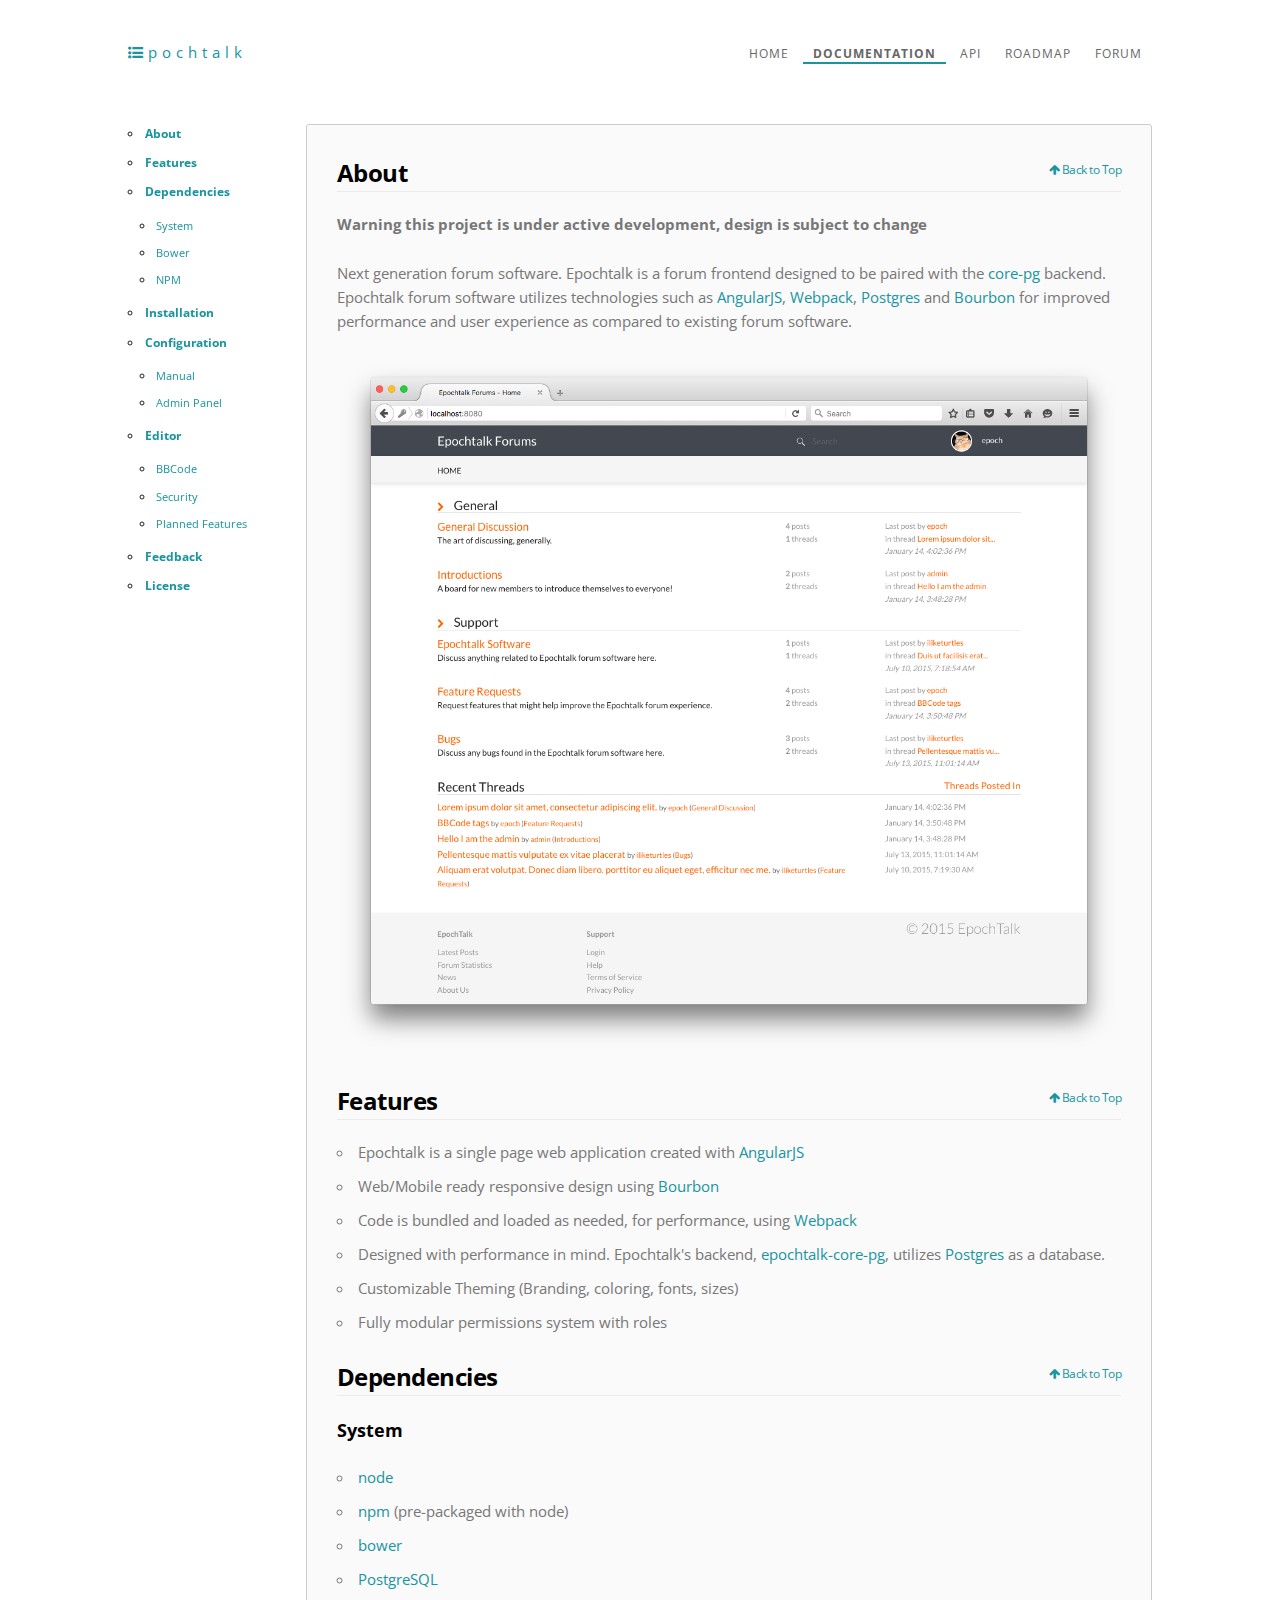
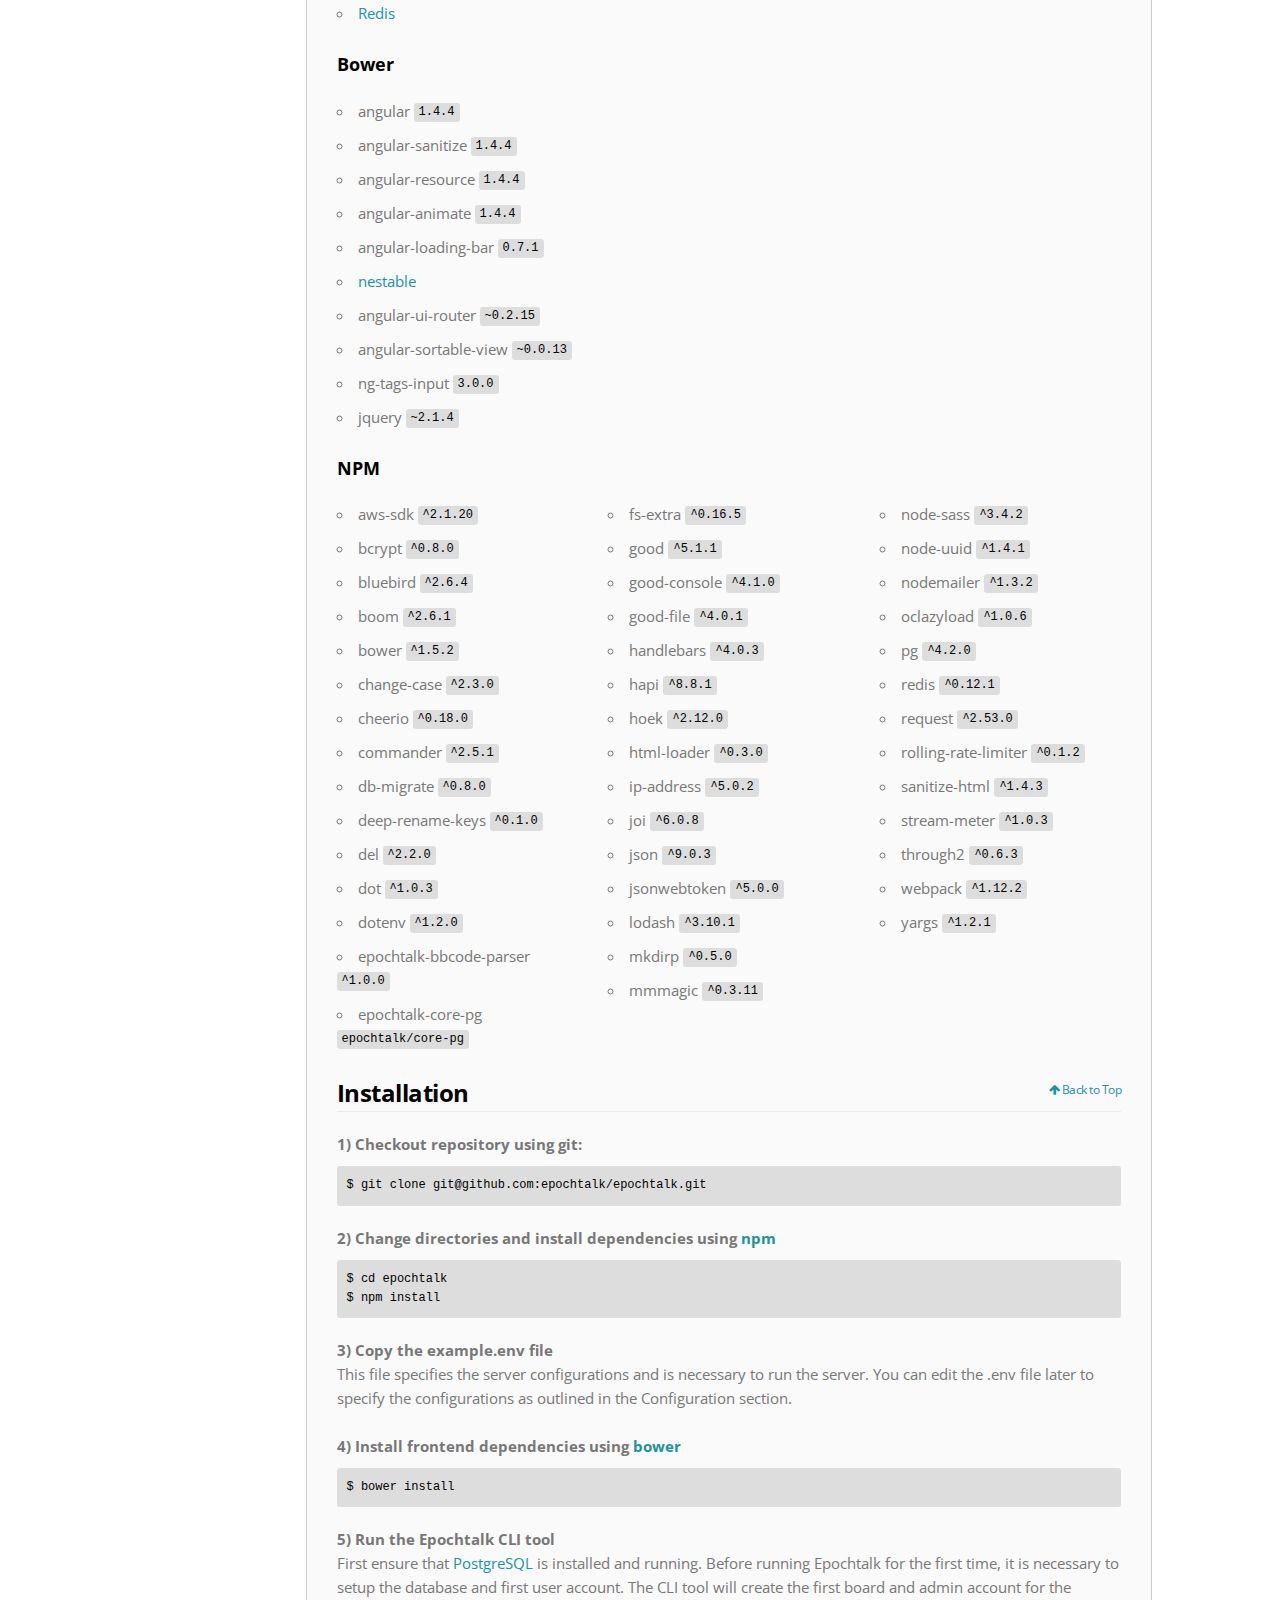
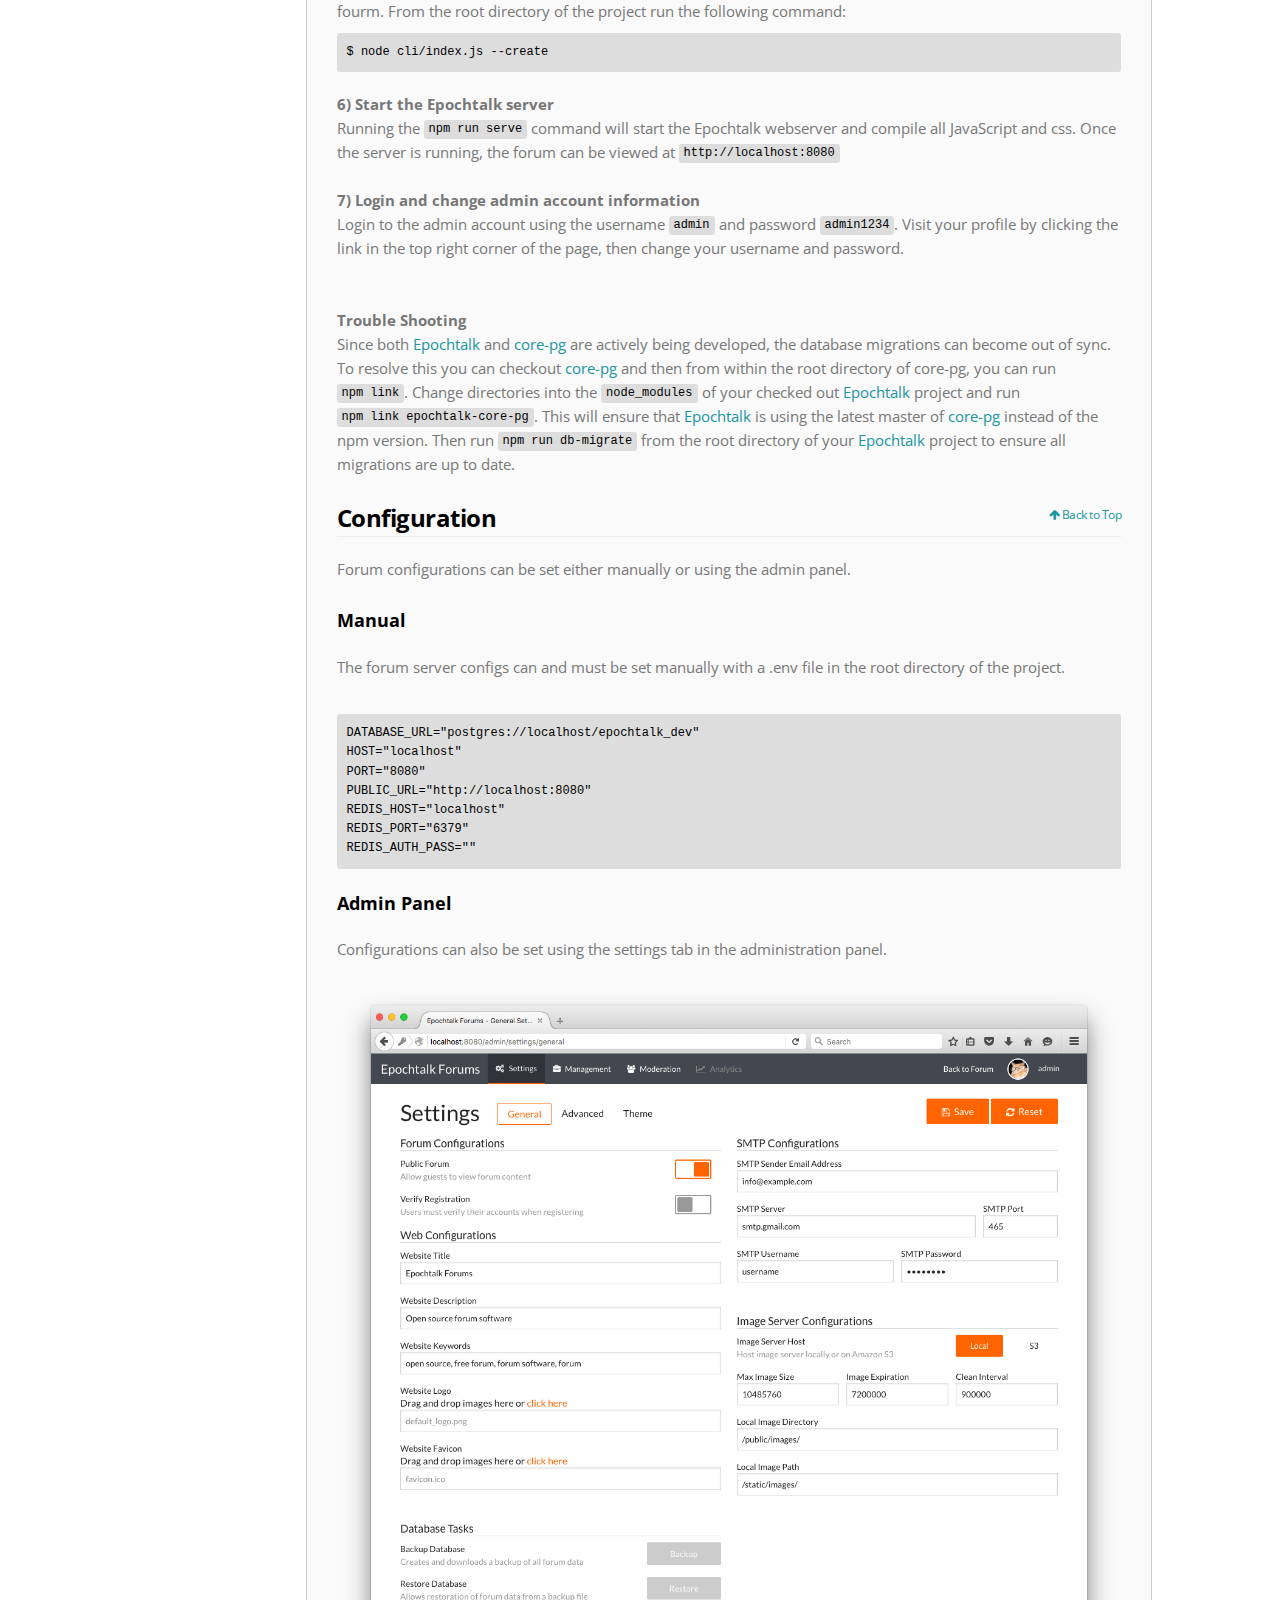
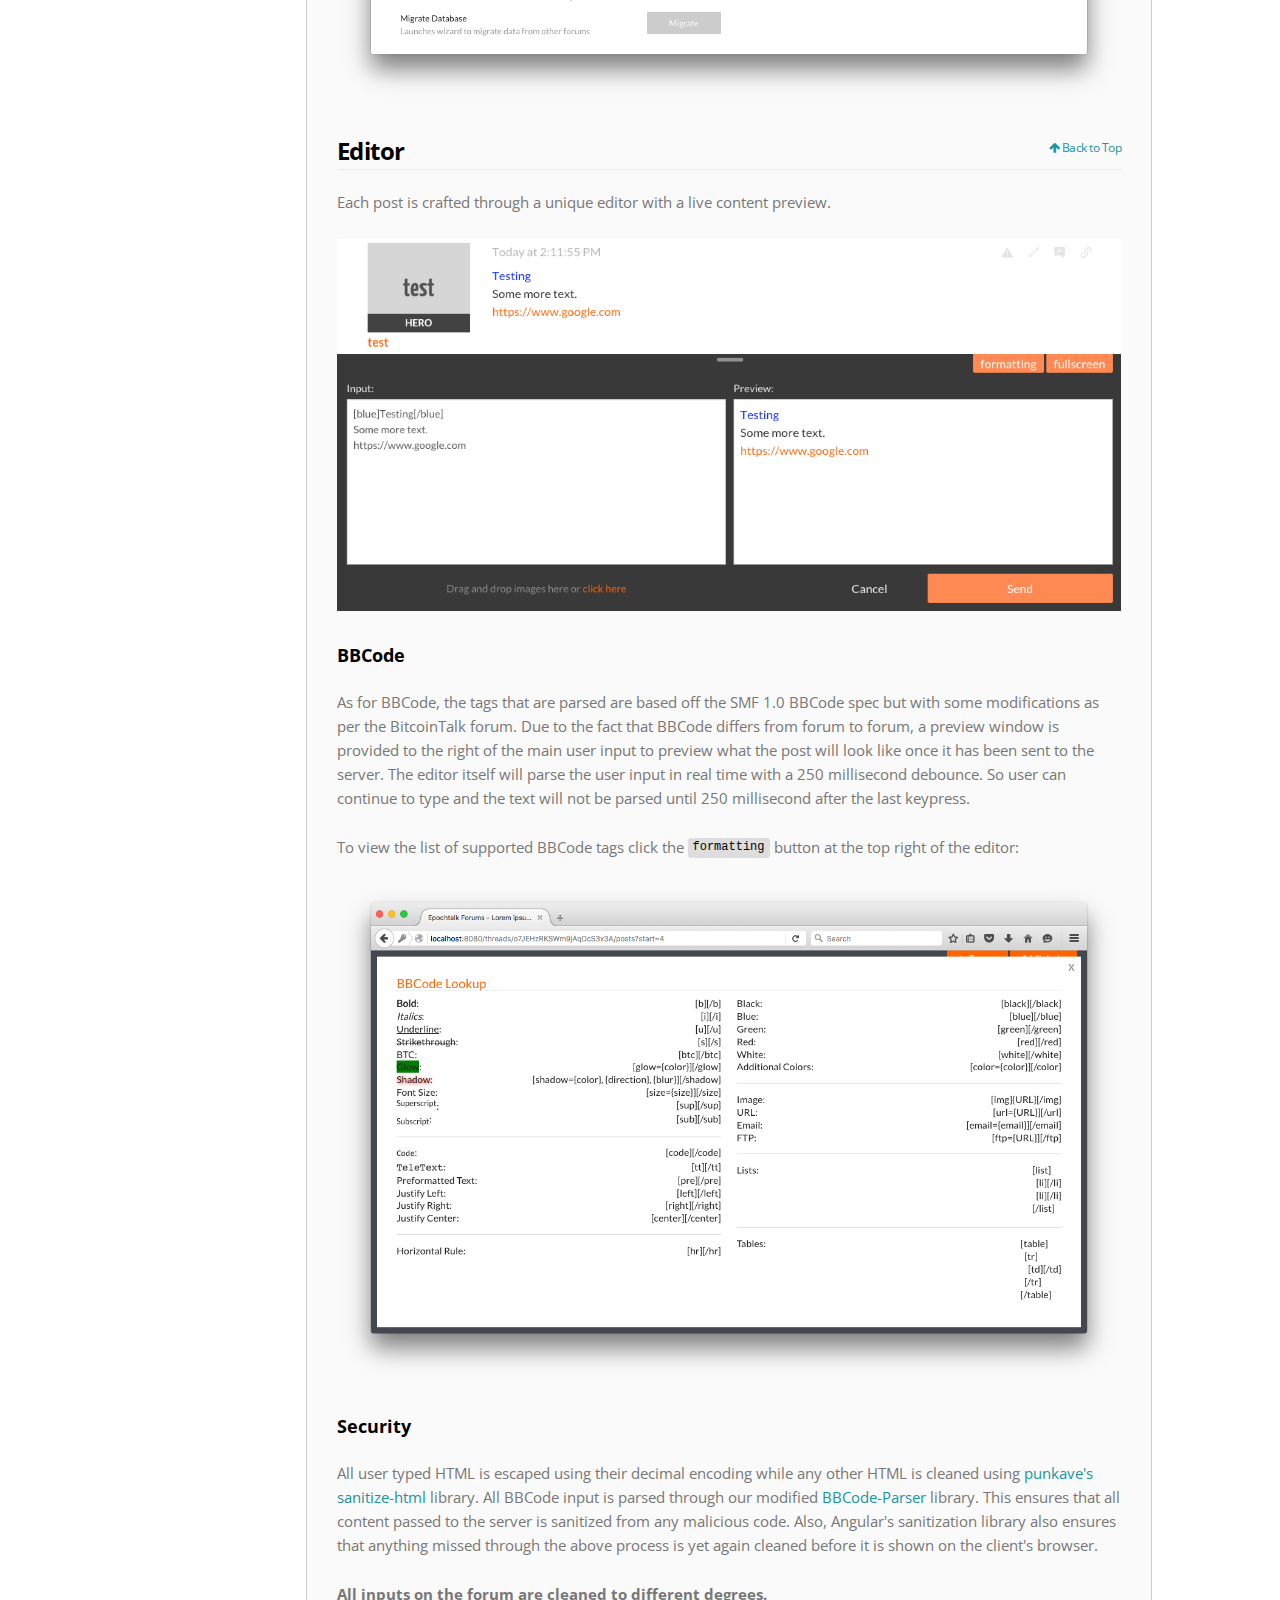
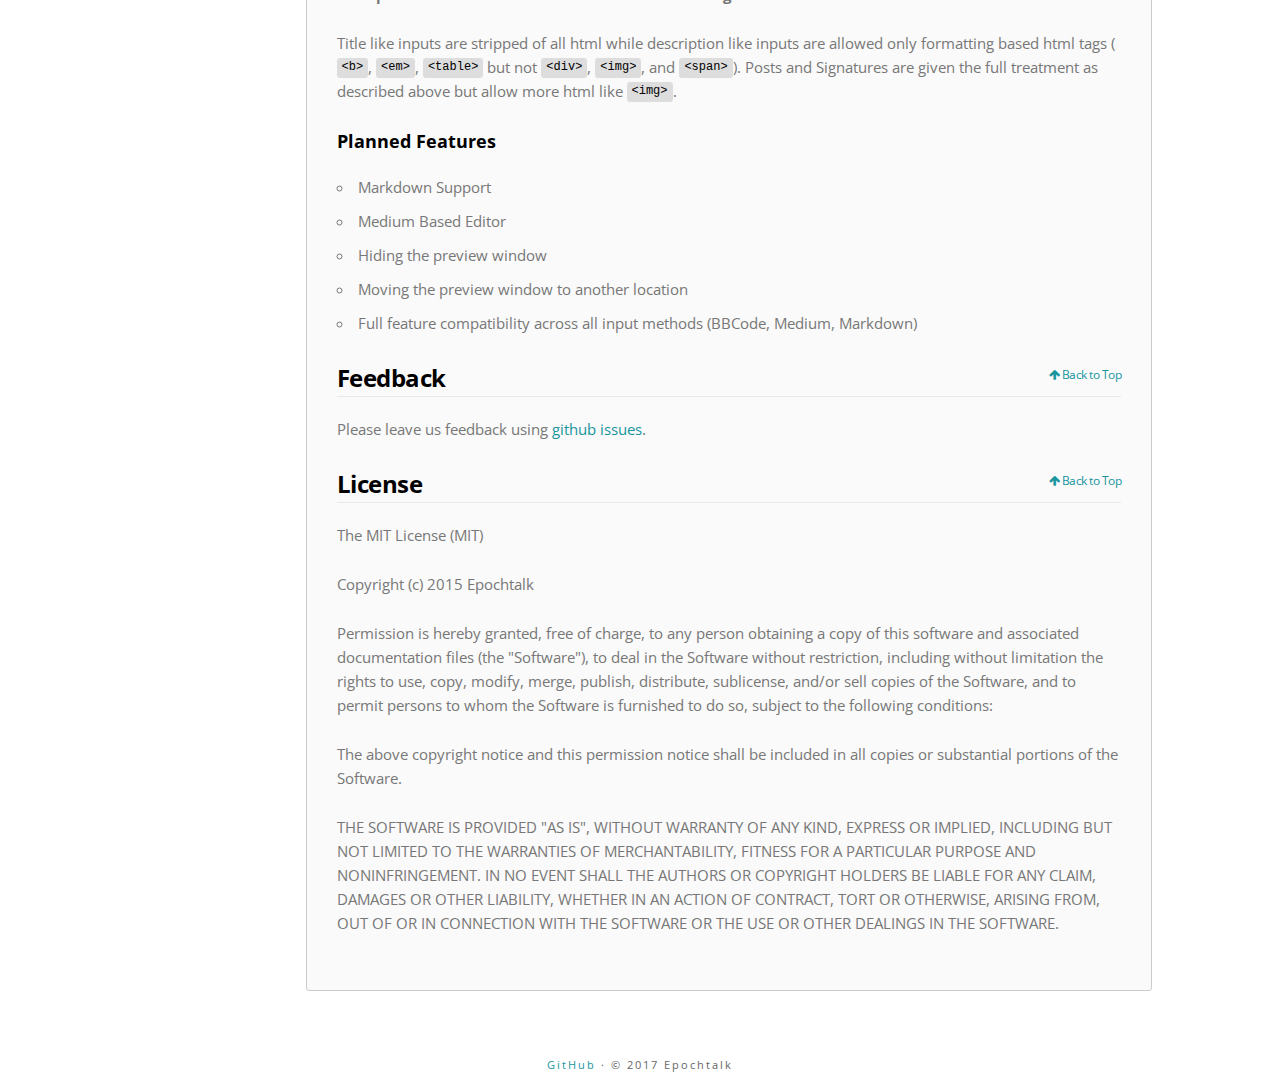
<file: docs.html>
<!DOCTYPE html>
<html lang="en">
<head>
  <meta charset="utf-8">
  <title>Epochtalk - Documentation</title>
  <meta name="description" content="Next generation forum software.">
  <meta name="author" content="Slickage Studios">

  <!-- Mobile Specific Metas -->
  <meta name="viewport" content="width=device-width, initial-scale=1">

  <!-- FONT -->
  <link href='http://fonts.googleapis.com/css?family=Open+Sans:400,300,600' rel='stylesheet' type='text/css'>

  <!-- CSS -->
  <link rel="stylesheet" href="css/normalize.css">
  <link rel="stylesheet" href="css/skeleton.css">
  <link rel="stylesheet" href="css/custom.css">
  <link rel="stylesheet" href="https://maxcdn.bootstrapcdn.com/font-awesome/4.3.0/css/font-awesome.min.css">

</head>
<body>

  <!-- Navigation -->
  <div class="nav-wrap" id="top">
    <div class="container">
      <div class="row">
        <div class="one columns logo">
          <a href="index.html">
            <i class="fa fa-list-ul"><span class="logo-sub">pochtalk</span></i>
          </a>
        </div>
        <div class="eleven columns">
          <ul class="navigation">
            <li><a href="index.html">Home</a></li>
            <li><a href="docs.html" class="active">Documentation</a></li>
            <li><a href="api.html">API</a></li>
            <li><a href="map.html">Roadmap</a></li>
            <li><a target="_blank" href="http://forum.epochtalk.org">Forum</a></li>
            <!--<li><a href="contrib.html">Contribute</a></li>-->
          </ul>
        </div>
      </div>
    </div>
  </div>

  <!-- Primary Page Layout -->

  <div class="section docs">
    <div class="container">
      <div class="row">
        <div class="three columns docs-nav fixed">
          <ul id="side-menu">
            <li><a href="#about">About</a></li>
            <li><a href="#features">Features</a></li>
            <li><a href="#dependencies">Dependencies</a>
              <ul>
                <li><a href="#system">System</a></li>
                <li><a href="#bower">Bower</a></li>
                <li><a href="#npm">NPM</a></li>
              </ul>
            </li>
            <li><a href="#installation">Installation</a></li>
            <li><a href="#configuration">Configuration</a>
              <ul>
                <li><a href="#manual">Manual</a></li>
                <li><a href="#admin-panel">Admin Panel</a></li>
              </ul>
            </li>
            <li><a href="#editor">Editor</a>
              <ul>
                <li><a href="#bbcode">BBCode</a></li>
                <li><a href="#security">Security</a></li>
                <li><a href="#planned-features">Planned Features</a></li>
              </ul>
            </li>
            <li><a href="#feedback">Feedback</a></li>
            <li><a href="#license">License</a></li>
          </ul>
        </div>
        <div class="nine columns docs-content">

          <div id="about">
            <h5>About<a class="back-to-top" href="#top"><i class="fa fa-arrow-up"> <span>Back to Top</span></i></a></h5>
            <p>
              <strong>Warning this project is under active development, design is subject to change</strong>
            </p>
            <p>
              Next generation forum software. Epochtalk is a forum frontend designed to be paired with the <a href="https://github.com/epochtalk/core-pg">core-pg</a> backend. Epochtalk forum software utilizes technologies such as <a href="https://angularjs.org">AngularJS</a>, <a href="https://webpack.github.io">Webpack</a>, <a href="https://github.com/postgres/postgres">Postgres</a> and <a href="http://bourbon.io">Bourbon</a> for improved performance and user experience as compared to existing forum software.
            </p>
            <img class="docs-image" src="images/homepage.png" /><br /><br />
          </div>

          <div id="features">
            <h5>Features<a class="back-to-top" href="#top"><i class="fa fa-arrow-up"> <span>Back to Top</span></i></a></h5>
            <ul>
              <li>Epochtalk is a single page web application created with <a href="https://angularjs.org">AngularJS</a></li>
              <li>Web/Mobile ready responsive design using <a href="http://bourbon.io">Bourbon</a></li>
              <li>Code is bundled and loaded as needed, for performance, using <a href="https://webpack.github.io">Webpack</a></li>
              <li>Designed with performance in mind. Epochtalk's backend, <a href="https://github.com/epochtalk/core-pg">epochtalk-core-pg</a>, utilizes <a href="http://www.postgresql.org/">Postgres</a> as a database.</li>
              <li>Customizable Theming (Branding, coloring, fonts, sizes)</li>
              <li>Fully modular permissions system with roles</li>
            </ul>
          </div>

          <div id="dependencies">
            <h5>Dependencies<a class="back-to-top" href="#top"><i class="fa fa-arrow-up"> <span>Back to Top</span></i></a></h5>

            <div id="system">
              <h6>System</h6>
              <ul>
                <li><a href="http://nodejs.org">node</a></li>
                <li><a href="https://www.npmjs.org/doc/README.html">npm</a> (pre-packaged with node)</li>
                <li><a href="https://github.com/bower/bower">bower</a></li>
                <li><a href="http://www.postgresql.org">PostgreSQL</a></li>
                <li><a href="http://redis.io">Redis</a></li>
              </ul>
            </div>

            <div id="bower">
              <h6>Bower</h6>
              <ul>
                <li>angular <pre class="code-block">1.4.4</pre></li>
                <li>angular-sanitize <pre class="code-block">1.4.4</pre></li>
                <li>angular-resource <pre class="code-block">1.4.4</pre></li>
                <li>angular-animate <pre class="code-block">1.4.4</pre></li>
                <li>angular-loading-bar <pre class="code-block">0.7.1</pre></li>
                <li><a href="http://github.com/slickage/Nestable">nestable</a></li>
                <li>angular-ui-router <pre class="code-block">~0.2.15</pre></li>
                <li>angular-sortable-view <pre class="code-block">~0.0.13</pre></li>
                <li>ng-tags-input <pre class="code-block">3.0.0</pre></li>
                <li>jquery <pre class="code-block">~2.1.4</pre></li>
              </ul>
            </div>

            <div id="npm">
              <h6>NPM</h6>
              <div class="row">
                <div class="one-third column">
                  <ul>
                    <li>aws-sdk <pre class="code-block">^2.1.20</pre></li>
                    <li>bcrypt <pre class="code-block">^0.8.0</pre></li>
                    <li>bluebird <pre class="code-block">^2.6.4</pre></li>
                    <li>boom <pre class="code-block">^2.6.1</pre></li>
                    <li>bower <pre class="code-block">^1.5.2</pre></li>
                    <li>change-case <pre class="code-block">^2.3.0</pre></li>
                    <li>cheerio <pre class="code-block">^0.18.0</pre></li>
                    <li>commander <pre class="code-block">^2.5.1</pre></li>
                    <li>db-migrate <pre class="code-block">^0.8.0</pre></li>
                    <li>deep-rename-keys <pre class="code-block">^0.1.0</pre></li>
                    <li>del <pre class="code-block">^2.2.0</pre></li>
                    <li>dot <pre class="code-block">^1.0.3</pre></li>
                    <li>dotenv <pre class="code-block">^1.2.0</pre></li>
                    <li>epochtalk-bbcode-parser <pre class="code-block">^1.0.0</pre></li>
                    <li>epochtalk-core-pg <pre class="code-block">epochtalk/core-pg</pre></li>
                  </ul>
                </div>
                <div class="one-third column spacing-fix">
                  <ul>
                  <li>fs-extra <pre class="code-block">^0.16.5</pre></li>
                  <li>good <pre class="code-block">^5.1.1</pre></li>
                  <li>good-console <pre class="code-block">^4.1.0</pre></li>
                  <li>good-file <pre class="code-block">^4.0.1</pre></li>
                  <li>handlebars <pre class="code-block">^4.0.3</pre></li>
                  <li>hapi <pre class="code-block">^8.8.1</pre></li>
                  <li>hoek <pre class="code-block">^2.12.0</pre></li>
                  <li>html-loader <pre class="code-block">^0.3.0</pre></li>
                  <li>ip-address <pre class="code-block">^5.0.2</pre></li>
                  <li>joi <pre class="code-block">^6.0.8</pre></li>
                  <li>json <pre class="code-block">^9.0.3</pre></li>
                  <li>jsonwebtoken <pre class="code-block">^5.0.0</pre></li>
                  <li>lodash <pre class="code-block">^3.10.1</pre></li>
                  <li>mkdirp <pre class="code-block">^0.5.0</pre></li>
                  <li>mmmagic <pre class="code-block">^0.3.11</pre></li>
                  </ul>
                </div>
                <div class="one-third column spacing-fix">
                  <ul>
                  <li>node-sass <pre class="code-block">^3.4.2</pre></li>
                  <li>node-uuid <pre class="code-block">^1.4.1</pre></li>
                  <li>nodemailer <pre class="code-block">^1.3.2</pre></li>
                  <li>oclazyload <pre class="code-block">^1.0.6</pre></li>
                  <li>pg <pre class="code-block">^4.2.0</pre></li>
                  <li>redis <pre class="code-block">^0.12.1</pre></li>
                  <li>request <pre class="code-block">^2.53.0</pre></li>
                  <li>rolling-rate-limiter <pre class="code-block">^0.1.2</pre></li>
                  <li>sanitize-html <pre class="code-block">^1.4.3</pre></li>
                  <li>stream-meter <pre class="code-block">^1.0.3</pre></li>
                  <li>through2 <pre class="code-block">^0.6.3</pre></li>
                  <li>webpack <pre class="code-block">^1.12.2</pre></li>
                  <li>yargs <pre class="code-block">^1.2.1</pre></li>
                  </ul>
                </div>
              </div>
            </div>
          </div>

          <div id="installation">
            <h5>Installation<a class="back-to-top" href="#top"><i class="fa fa-arrow-up"> <span>Back to Top</span></i></a></h5>
            <strong>1) Checkout repository using git:</strong><br />
            <pre class="code-block padded twelve columns">$ git clone git@github.com:epochtalk/epochtalk.git</pre><br />

            <strong>2) Change directories and install dependencies using <a href="https://www.npmjs.org/doc/README.html">npm</a></strong><br />
            <pre class="code-block padded twelve columns">$ cd epochtalk
$ npm install</pre><br />

            <strong>3) Copy the example.env file</strong><br />
            This file specifies the server configurations and is necessary to run the server.  You can edit the .env file later to specify the configurations as outlined in the Configuration section. <br /><br />

            <strong>4) Install frontend dependencies using <a href="https://github.com/bower/bower">bower</a></strong><br />
            <pre class="code-block padded twelve columns">$ bower install</pre><br />

            <strong>5) Run the Epochtalk CLI tool</strong><br />
            First ensure that <a href="http://www.postgresql.org/">PostgreSQL</a> is installed and running. Before running Epochtalk for the first time, it is necessary to setup the database and first user account. The CLI tool will create the first board and admin account for the fourm. From the root directory of the project run the following command:
            <pre class="code-block padded twelve columns">$ node cli/index.js --create</pre><br />

            <strong>6) Start the Epochtalk server</strong><br />
            Running the <pre class="code-block">npm run serve</pre> command will start the Epochtalk webserver and compile all JavaScript and css. Once the server is running, the forum can be viewed at <pre class="code-block">http://localhost:8080</pre><br /><br />

            <strong>7) Login and change admin account information</strong><br />
            Login to the admin account using the username <pre class="code-block">admin</pre> and password <pre class="code-block">admin1234</pre>. Visit your profile by clicking the link in the top right corner of the page, then change your username and password.<br /><br /><br />

            <strong>Trouble Shooting</strong><br />
            Since both <a href="https://github.com/epochtalk/epochtalk">Epochtalk</a> and <a href="https://github.com/epochtalk/core-pg">core-pg</a> are actively being developed, the database migrations can become out of sync. To resolve this you can checkout <a href="https://github.com/epochtalk/core-pg">core-pg</a> and then from within the root directory of core-pg, you can run <pre class="code-block">npm link</pre>. Change directories into the <pre class="code-block">node_modules</pre> of your checked out <a href="https://github.com/epochtalk/epochtalk">Epochtalk</a> project and run <pre class="code-block">npm link epochtalk-core-pg</pre>. This will ensure that <a href="https://github.com/epochtalk/epochtalk">Epochtalk</a> is using the latest master of <a href="https://github.com/epochtalk/core-pg">core-pg</a> instead of the npm version. Then run <pre class="code-block">npm run db-migrate</pre> from the root directory of your <a href="https://github.com/epochtalk/epochtalk">Epochtalk</a> project to ensure all migrations are up to date.<br /><br />
          </div>

          <div id="configuration">
            <h5>Configuration<a class="back-to-top" href="#top"><i class="fa fa-arrow-up"> <span>Back to Top</span></i></a></h5>
            <p>Forum configurations can be set either manually or using the admin panel.</p>

            <div id="manual">
              <h6>Manual</h6>
              <p>The forum server configs can and must be set manually with a .env file in the root directory of the project.</p>
              <pre class="code-block padded twelve columns">DATABASE_URL="postgres://localhost/epochtalk_dev"
HOST="localhost"
PORT="8080"
PUBLIC_URL="http://localhost:8080"
REDIS_HOST="localhost"
REDIS_PORT="6379"
REDIS_AUTH_PASS=""</pre>
            </div>
            <div class="clear-fix" id="admin-panel">
              <h6>Admin Panel</h6>
              <p>Configurations can also be set using the settings tab in the administration panel.</p>
              <img class="docs-image" src="images/admin-panel.png" /><br /><br />
            </div>
          </div>

          <div id="editor">
            <h5>Editor<a class="back-to-top" href="#top"><i class="fa fa-arrow-up"> <span>Back to Top</span></i></a></h5>
            <p>Each post is crafted through a unique editor with a live content preview.</p>
            <img class="docs-image" src="images/editor.png" /><br /><br />

            <div id="bbcode">
              <h6>BBCode</h6>
              <p>
                As for BBCode, the tags that are parsed are based off the SMF 1.0 BBCode spec but with some modifications as per the BitcoinTalk forum. Due to the fact that BBCode differs from forum to forum, a preview window is provided to the right of the main user input to preview what the post will look like once it has been sent to the server. The editor itself will parse the user input in real time with a 250 millisecond debounce. So user can continue to type and the text will not be parsed until 250 millisecond after the last keypress.
              </p>
                To view the list of supported BBCode tags click the <pre class="code-block">formatting</pre> button at the top right of the editor:<br /><br />
              <img class="docs-image" src="images/bbcode.png" /><br /><br />
            </div>

            <div id="security">
              <h6>Security</h6>
              <p>All user typed HTML is escaped using their decimal encoding while any other HTML is cleaned using <a href="https://github.com/punkave">punkave's</a> <a href="https://github.com/punkave/sanitize-html">sanitize-html</a> library. All BBCode input is parsed through our modified <a href="https://github.com/epochtalk/bbcode-parser">BBCode-Parser</a> library. This ensures that all content passed to the server is sanitized from any malicious code. Also, Angular's sanitization library also ensures that anything missed through the above process is yet again cleaned before it is shown on the client's browser.</p>

              <p><strong>All inputs on the forum are cleaned to different degrees.</strong></p>

              Title like inputs are stripped of all html while description like inputs are allowed only formatting based html tags (<pre class="code-block">&lt;b&gt;</pre>, <pre class="code-block">&lt;em&gt;</pre>, <pre class="code-block">&lt;table&gt;</pre> but not <pre class="code-block">&lt;div&gt;</pre>, <pre class="code-block">&lt;img&gt;</pre>, and <pre class="code-block">&lt;span&gt;</pre>). Posts and Signatures are given the full treatment as described above but allow more html like <pre class="code-block">&lt;img&gt;</pre>.<br /><br />
            </div>

            <div id="planned-features">
              <h6>Planned Features</h6>
              <ul>
                <li>Markdown Support</li>
                <li>Medium Based Editor</li>
                <li>Hiding the preview window</li>
                <li>Moving the preview window to another location</li>
                <li>Full feature compatibility across all input methods (BBCode, Medium, Markdown)</li>
              </ul>
            </div>
          </div>

          <div id="feedback">
            <h5>Feedback<a class="back-to-top" href="#top"><i class="fa fa-arrow-up"> <span>Back to Top</span></i></a></h5>
            <p>
              Please leave us feedback using <a href="https://github.com/epochtalk/epochtalk/issues">github issues</a>.
            </p>
          </div>

          <div id="license">
            <h5>License<a class="back-to-top" href="#top"><i class="fa fa-arrow-up"> <span>Back to Top</span></i></a></h5>
            <p>The MIT License (MIT)</p>

            <p>Copyright (c) 2015 Epochtalk</p>

            <p>Permission is hereby granted, free of charge, to any person obtaining a copy
            of this software and associated documentation files (the "Software"), to deal
            in the Software without restriction, including without limitation the rights
            to use, copy, modify, merge, publish, distribute, sublicense, and/or sell
            copies of the Software, and to permit persons to whom the Software is
            furnished to do so, subject to the following conditions:</p>

            <p>The above copyright notice and this permission notice shall be included in
            all copies or substantial portions of the Software.</p>

            <p>THE SOFTWARE IS PROVIDED "AS IS", WITHOUT WARRANTY OF ANY KIND, EXPRESS OR
            IMPLIED, INCLUDING BUT NOT LIMITED TO THE WARRANTIES OF MERCHANTABILITY,
            FITNESS FOR A PARTICULAR PURPOSE AND NONINFRINGEMENT. IN NO EVENT SHALL THE
            AUTHORS OR COPYRIGHT HOLDERS BE LIABLE FOR ANY CLAIM, DAMAGES OR OTHER
            LIABILITY, WHETHER IN AN ACTION OF CONTRACT, TORT OR OTHERWISE, ARISING FROM,
            OUT OF OR IN CONNECTION WITH THE SOFTWARE OR THE USE OR OTHER DEALINGS IN
            THE SOFTWARE.</p>
          </div>
        </div>
      </div>
    </div>
  </div>

  <footer>
    <a href="http://github.com/epochtalk/epochtalk">GitHub</a> · &copy; 2017 Epochtalk
  </footer>

  <!-- Scripts -->
  <script src="http://ajax.googleapis.com/ajax/libs/jquery/2.1.1/jquery.min.js"></script>
  <script src="js/scrollspy.js"></script>
  <script src="js/stickynav.js"></script>

</body>
</html>
</file>
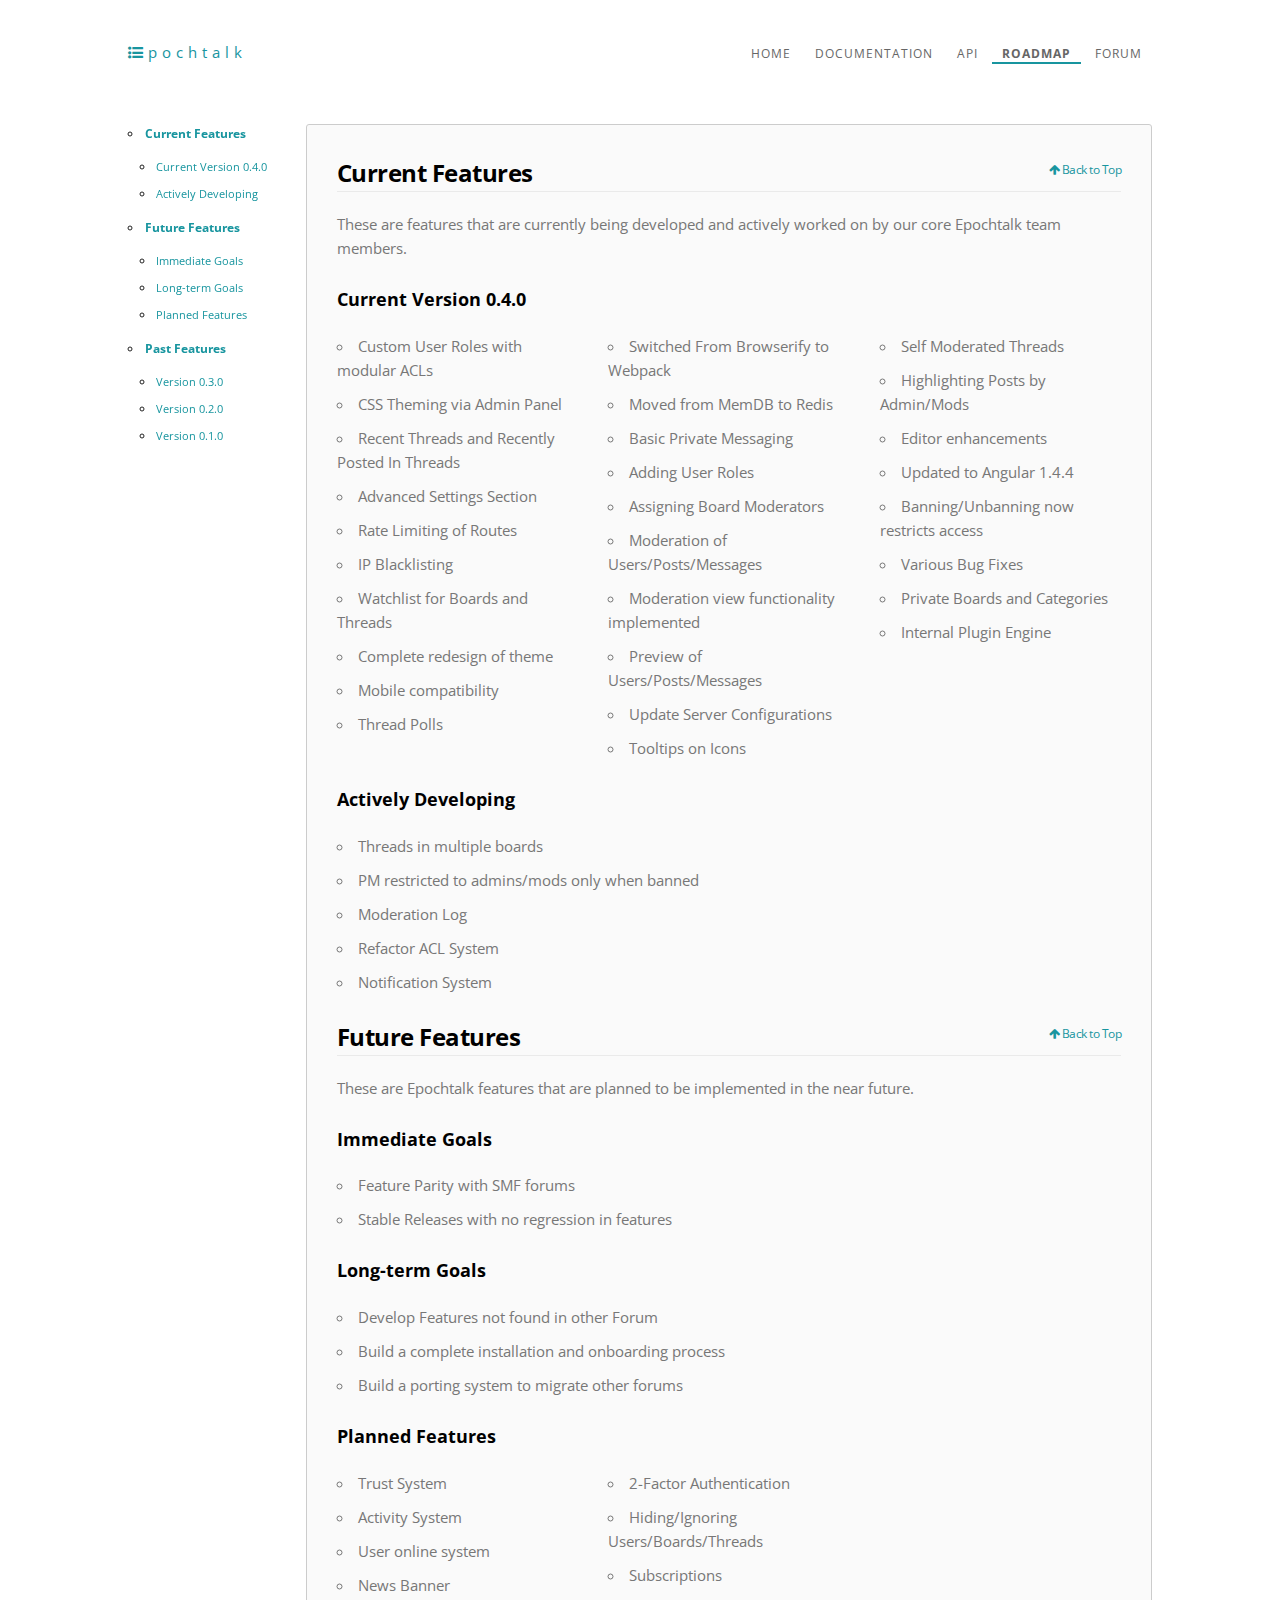
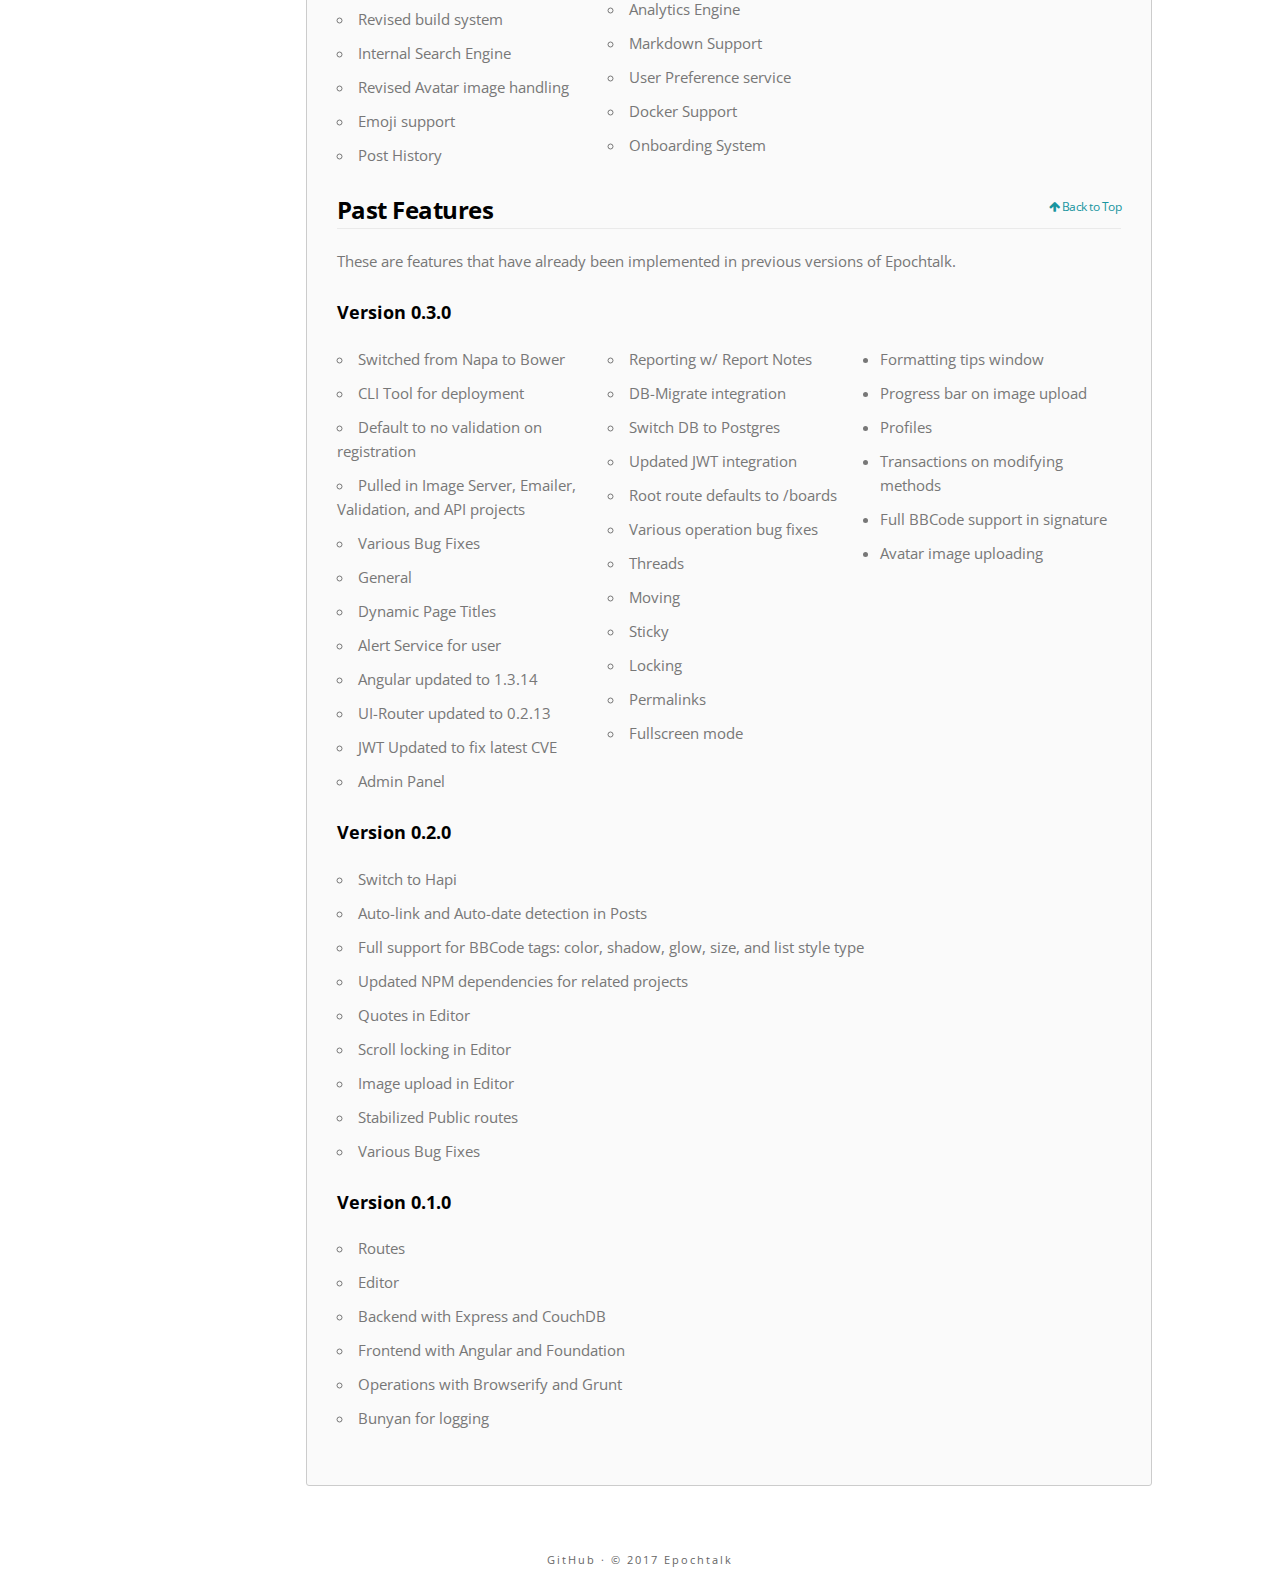
<file: map.html>
<!DOCTYPE html>
<html lang="en">
<head>
  <meta charset="utf-8">
  <title>Epochtalk - Roadmap</title>
  <meta name="description" content="Next generation forum software.">
  <meta name="author" content="Slickage Studios">

  <!-- Mobile Specific Metas -->
  <meta name="viewport" content="width=device-width, initial-scale=1">

  <!-- FONT -->
  <link href='http://fonts.googleapis.com/css?family=Open+Sans:400,300,600' rel='stylesheet' type='text/css'>

  <!-- CSS -->
  <link rel="stylesheet" href="css/normalize.css">
  <link rel="stylesheet" href="css/skeleton.css">
  <link rel="stylesheet" href="css/custom.css">
  <link rel="stylesheet" href="https://maxcdn.bootstrapcdn.com/font-awesome/4.3.0/css/font-awesome.min.css">

</head>
<body>

  <!-- Navigation -->
  <div class="nav-wrap" id="top">
    <div class="container">
      <div class="row">
        <div class="one columns logo">
          <a href="index.html">
            <i class="fa fa-list-ul"><span class="logo-sub">pochtalk</span></i>
          </a>
        </div>
        <div class="eleven columns">
          <ul class="navigation">
            <li><a href="index.html">Home</a></li>
            <li><a href="docs.html">Documentation</a></li>
            <li><a href="api.html">API</a></li>
            <li><a href="map.html" class="active">Roadmap</a></li>
            <li><a target="_blank" href="http://forum.epochtalk.org">Forum</a></li>
            <!--<li><a href="contrib.html">Contribute</a></li>-->
          </ul>
        </div>
      </div>
    </div>
  </div>

  <!-- Primary Page Layout -->

  <div class="section docs">
    <div class="container">
      <div class="row">
        <div class="three columns docs-nav fixed">
          <ul id="side-menu">
            <li><a href="#current">Current Features</a>
              <ul>
                <li><a href="#v0-4-0">Current Version 0.4.0</a></li>
                <li><a href="#active">Actively Developing</a></li>
              </ul>
            </li>
            <li><a href="#future">Future Features</a>
              <ul>
                <li><a href="#immediate">Immediate Goals</a></li>
                <li><a href="#longterm">Long-term Goals</a></li>
                <li><a href="#planned">Planned Features</a></li>
              </ul>
            </li>
            <li><a href="#past">Past Features</a>
              <ul>
                <li><a href="#v0-3-0">Version 0.3.0</a></li>
                <li><a href="#v0-2-0">Version 0.2.0</a></li>
                <li><a href="#v0-1-0">Version 0.1.0</a></li>
              </ul>
            </li>
          </ul>
        </div>
        <div class="nine columns docs-content">

          <div id="current">
            <h5>Current Features<a class="back-to-top" href="#top"><i class="fa fa-arrow-up"> <span>Back to Top</span></i></a></h5>
            <p>These are features that are currently being developed and actively worked on by our core Epochtalk team members.</p>

            <div id="v0-4-0">
              <h6>Current Version 0.4.0</h6>
              <div class="row">
                <div class="one-third column">
                  <ul>
                    <li>Custom User Roles with modular ACLs</li>
                    <li>CSS Theming via Admin Panel</li>
                    <li>Recent Threads and Recently Posted In Threads</li>
                    <li>Advanced Settings Section</li>
                    <li>Rate Limiting of Routes</li>
                    <li>IP Blacklisting</li>
                    <li>Watchlist for Boards and Threads</li>
                    <li>Complete redesign of theme</li>
                    <li>Mobile compatibility</li>
                    <li>Thread Polls</li>
                  </ul>
                </div>
                <div class="one-third column spacing-fix">
                  <ul>
                    <li>Switched From Browserify to Webpack</li>
                    <li>Moved from MemDB to Redis</li>
                    <li>Basic Private Messaging</li>
                    <li>Adding User Roles</li>
                    <li>Assigning Board Moderators</li>
                    <li>Moderation of Users/Posts/Messages</li>
                    <li>Moderation view functionality implemented</li>
                    <li>Preview of Users/Posts/Messages</li>
                    <li>Update Server Configurations</li>
                    <li>Tooltips on Icons</li>
                  </ul>
                </div>
                <div class="one-third column spacing-fix">
                  <ul>
                    <li>Self Moderated Threads</li>
                    <li>Highlighting Posts by Admin/Mods</li>
                    <li>Editor enhancements</li>
                    <li>Updated to Angular 1.4.4</li>
                    <li>Banning/Unbanning now restricts access</li>
                    <li>Various Bug Fixes</li>
                    <li>Private Boards and Categories</li>
                    <li>Internal Plugin Engine</li>
                  </ul>
                </div>
              </div>
            </div>

            <div id="active">
              <h6>Actively Developing</h6>
              <ul>
                <li>Threads in multiple boards</li>
                <li>PM restricted to admins/mods only when banned</li>
                <li>Moderation Log</li>
                <li>Refactor ACL System</li>
                <li>Notification System</li>
              </ul>
            </div>

          </div>

          <div id="future">
            <h5>Future Features<a class="back-to-top" href="#top"><i class="fa fa-arrow-up"> <span>Back to Top</span></i></a></h5>
            <p>These are Epochtalk features that are planned to be implemented in the near future.</p>

            <div id="immediate">
              <h6>Immediate Goals</h6>

              <ul>
                <li>Feature Parity with SMF forums</li>
                <li>Stable Releases with no regression in features</li>
              </ul>
            </div>

            <div id="longterm">
              <h6>Long-term Goals</h6>

              <ul>
                <li>Develop Features not found in other Forum</li>
                <li>Build a complete installation and onboarding process</li>
                <li>Build a porting system to migrate other forums</li>
              </ul>
            </div>

            <div id="planned">
              <h6>Planned Features</h6>
              <div class="row">
                <div class="one-third column">
                  <ul>
                    <li>Trust System</li>
                    <li>Activity System</li>
                    <li>User online system</li>
                    <li>News Banner</li>
                    <li>Revised build system</li>
                    <li>Internal Search Engine</li>
                    <li>Revised Avatar image handling</li>
                    <li>Emoji support</li>
                    <li>Post History</li>
                  </ul>
                </div>
                <div class="one-third column spacing-fix">
                  <ul>
                    <li>2-Factor Authentication</li>
                    <li>Hiding/Ignoring Users/Boards/Threads</li>
                    <li>Subscriptions</li>
                    <li>Analytics Engine</li>
                    <li>Markdown Support</li>
                    <li>User Preference service</li>
                    <li>Docker Support</li>
                    <li>Onboarding System</li>
                  </ul>
                </div>
                <div class="one-third column spacing-fix">&nbsp;</div>
              </div>
            </div>
          </div>

          <div id="past">
            <h5>Past Features<a class="back-to-top" href="#top"><i class="fa fa-arrow-up"> <span>Back to Top</span></i></a></h5>
            <p>These are features that have already been implemented in previous versions of Epochtalk.</p>

            <div id="v0-3-0">
              <h6>Version 0.3.0</h6>
              <div class="row">
                <div class="one-third column">
                  <ul>
                    <li>Switched from Napa to Bower</li>
                    <li>CLI Tool for deployment</li>
                    <li>Default to no validation on registration</li>
                    <li>Pulled in Image Server, Emailer, Validation, and API projects</li>
                    <li>Various Bug Fixes</li>
                    <li>General</li>
                    <li>Dynamic Page Titles</li>
                    <li>Alert Service for user</li>
                    <li>Angular updated to 1.3.14</li>
                    <li>UI-Router updated to 0.2.13</li>
                    <li>JWT Updated to fix latest CVE</li>
                    <li>Admin Panel</li>
                  </ul>
                </div>
                <div class="one-third column spacing-fix">
                  <ul>
                    <li>Reporting w/ Report Notes</li>
                    <li>DB-Migrate integration</li>
                    <li>Switch DB to Postgres</li>
                    <li>Updated JWT integration</li>
                    <li>Root route defaults to /boards</li>
                    <li>Various operation bug fixes</li>
                    <li>Threads</li>
                    <li>Moving</li>
                    <li>Sticky</li>
                    <li>Locking</li>
                    <li>Permalinks</li>
                    <li>Fullscreen mode</li>
                  </ul>
                </div>
                <div class="one-third column spacing-fix">
                  <li>Formatting tips window</li>
                  <li>Progress bar on image upload</li>
                  <li>Profiles</li>
                  <li>Transactions on modifying methods</li>
                  <li>Full BBCode support in signature</li>
                  <li>Avatar image uploading</li>
                </div>
              </div>
            </div>

            <div id="v0-2-0">
              <h6>Version 0.2.0</h6>
              <ul>
                <li>Switch to Hapi</li>
                <li>Auto-link and Auto-date detection in Posts</li>
                <li>Full support for BBCode tags: color, shadow, glow, size, and list style type</li>
                <li>Updated NPM dependencies for related projects</li>
                <li>Quotes in Editor</li>
                <li>Scroll locking in Editor</li>
                <li>Image upload in Editor</li>
                <li>Stabilized Public routes</li>
                <li>Various Bug Fixes</li>
              </ul>
            </div>

            <div id="v0-1-0">
              <h6>Version 0.1.0</h6>
              <ul>
                <li>Routes</li>
                <li>Editor</li>
                <li>Backend with Express and CouchDB</li>
                <li>Frontend with Angular and Foundation</li>
                <li>Operations with Browserify and Grunt</li>
                <li>Bunyan for logging</li>
              </ul>
            </div>
          </div>

        </div>
      </div>
    </div>
  </div>

  <footer
    <a href="http://github.com/epochtalk/epochtalk">GitHub</a> · &copy; 2017 Epochtalk
  </footer>

  <!-- Scripts -->
  <script src="http://ajax.googleapis.com/ajax/libs/jquery/2.1.1/jquery.min.js"></script>
  <script src="js/scrollspy.js"></script>
  <script src="js/stickynav.js"></script>

</body>
</html>
</file>
<file: css/skeleton.css>
/*
* Skeleton V2.0.4
* Copyright 2014, Dave Gamache
* www.getskeleton.com
* Free to use under the MIT license.
* http://www.opensource.org/licenses/mit-license.php
* 12/29/2014
*/


/* Table of contents
––––––––––––––––––––––––––––––––––––––––––––––––––
- Grid
- Base Styles
- Typography
- Links
- Buttons
- Forms
- Lists
- Code
- Tables
- Spacing
- Utilities
- Clearing
- Media Queries
*/


/* Grid
–––––––––––––––––––––––––––––––––––––––––––––––––– */
.container {
  position: relative;
  width: 100%;
  max-width: 1200;
  margin: 0 auto;
  padding: 0 20px;
  box-sizing: border-box; }
.column,
.columns {
  width: 100%;
  float: left;
  box-sizing: border-box; }

/* For devices larger than 400px */
@media (min-width: 400px) {
  .container {
    width: 85%;
    padding: 0; }
}

/* For devices larger than 550px */
@media (min-width: 550px) {
  .container {
    width: 80%; }
  .column,
  .columns {
    margin-left: 4%; }
  .column:first-child,
  .columns:first-child {
    margin-left: 0; }

  .one.column,
  .one.columns                    { width: 4.66666666667%; }
  .two.columns                    { width: 13.3333333333%; }
  .three.columns                  { width: 22%;            }
  .four.columns                   { width: 30.6666666667%; }
  .five.columns                   { width: 39.3333333333%; }
  .six.columns                    { width: 48%;            }
  .seven.columns                  { width: 56.6666666667%; }
  .eight.columns                  { width: 65.3333333333%; }
  .nine.columns                   { width: 74.0%;          }
  .ten.columns                    { width: 82.6666666667%; }
  .eleven.columns                 { width: 91.3333333333%; }
  .twelve.columns                 { width: 100%; margin-left: 0; }

  .one-third.column               { width: 30.6666666667%; }
  .two-thirds.column              { width: 65.3333333333%; }

  .one-half.column                { width: 48%; }

  /* Offsets */
  .offset-by-one.column,
  .offset-by-one.columns          { margin-left: 8.66666666667%; }
  .offset-by-two.column,
  .offset-by-two.columns          { margin-left: 17.3333333333%; }
  .offset-by-three.column,
  .offset-by-three.columns        { margin-left: 26%;            }
  .offset-by-four.column,
  .offset-by-four.columns         { margin-left: 34.6666666667%; }
  .offset-by-five.column,
  .offset-by-five.columns         { margin-left: 43.3333333333%; }
  .offset-by-six.column,
  .offset-by-six.columns          { margin-left: 52%;            }
  .offset-by-seven.column,
  .offset-by-seven.columns        { margin-left: 60.6666666667%; }
  .offset-by-eight.column,
  .offset-by-eight.columns        { margin-left: 69.3333333333%; }
  .offset-by-nine.column,
  .offset-by-nine.columns         { margin-left: 78.0%;          }
  .offset-by-ten.column,
  .offset-by-ten.columns          { margin-left: 86.6666666667%; }
  .offset-by-eleven.column,
  .offset-by-eleven.columns       { margin-left: 95.3333333333%; }

  .offset-by-one-third.column,
  .offset-by-one-third.columns    { margin-left: 34.6666666667%; }
  .offset-by-two-thirds.column,
  .offset-by-two-thirds.columns   { margin-left: 69.3333333333%; }

  .offset-by-one-half.column,
  .offset-by-one-half.columns     { margin-left: 52%; }

}


/* Base Styles
–––––––––––––––––––––––––––––––––––––––––––––––––– */
/* NOTE
html is set to 62.5% so that all the REM measurements throughout Skeleton
are based on 10px sizing. So basically 1.5rem = 15px :) */
html {
  font-size: 62.5%; }
body {
  font-size: 1.5em; /* currently ems cause chrome bug misinterpreting rems on body element */
  line-height: 1.6;
  font-weight: 400;
  font-family: "Raleway", "HelveticaNeue", "Helvetica Neue", Helvetica, Arial, sans-serif;
  color: #222; }


/* Typography
–––––––––––––––––––––––––––––––––––––––––––––––––– */
h1, h2, h3, h4, h5, h6 {
  margin-top: 0;
  margin-bottom: 2rem;
  font-weight: 300; }
h1 { font-size: 4.0rem; line-height: 1.2;  letter-spacing: -.1rem;}
h2 { font-size: 3.6rem; line-height: 1.25; letter-spacing: -.1rem; }
h3 { font-size: 3.0rem; line-height: 1.3;  letter-spacing: -.1rem; }
h4 { font-size: 2.4rem; line-height: 1.35; letter-spacing: -.08rem; }
h5 { font-size: 1.8rem; line-height: 1.5;  letter-spacing: -.05rem; }
h6 { font-size: 1.5rem; line-height: 1.6;  letter-spacing: 0; }

/* Larger than phablet */
@media (min-width: 550px) {
  h1 { font-size: 5.0rem; }
  h2 { font-size: 4.2rem; }
  h3 { font-size: 3.6rem; }
  h4 { font-size: 3.0rem; }
  h5 { font-size: 2.4rem; }
  h6 { font-size: 1.5rem; }
}

p {
  margin-top: 0; }


/* Links
–––––––––––––––––––––––––––––––––––––––––––––––––– */
a {
  color: #1EAEDB; }
a:hover {
  color: #0FA0CE; }


/* Buttons
–––––––––––––––––––––––––––––––––––––––––––––––––– */
.button,
button,
input[type="submit"],
input[type="reset"],
input[type="button"] {
  display: inline-block;
  height: 38px;
  padding: 0 30px;
  color: #555;
  text-align: center;
  font-size: 11px;
  font-weight: 600;
  line-height: 38px;
  letter-spacing: .1rem;
  text-transform: uppercase;
  text-decoration: none;
  white-space: nowrap;
  background-color: transparent;
  border-radius: 4px;
  border: 1px solid #bbb;
  cursor: pointer;
  box-sizing: border-box; }
.button:hover,
button:hover,
input[type="submit"]:hover,
input[type="reset"]:hover,
input[type="button"]:hover,
.button:focus,
button:focus,
input[type="submit"]:focus,
input[type="reset"]:focus,
input[type="button"]:focus {
  color: #333;
  border-color: #888;
  outline: 0; }
.button.button-primary,
button.button-primary,
input[type="submit"].button-primary,
input[type="reset"].button-primary,
input[type="button"].button-primary {
  color: #FFF;
  background-color: #33C3F0;
  border-color: #33C3F0; }
.button.button-primary:hover,
button.button-primary:hover,
input[type="submit"].button-primary:hover,
input[type="reset"].button-primary:hover,
input[type="button"].button-primary:hover,
.button.button-primary:focus,
button.button-primary:focus,
input[type="submit"].button-primary:focus,
input[type="reset"].button-primary:focus,
input[type="button"].button-primary:focus {
  color: #FFF;
  background-color: #1EAEDB;
  border-color: #1EAEDB; }


/* Forms
–––––––––––––––––––––––––––––––––––––––––––––––––– */
input[type="email"],
input[type="number"],
input[type="search"],
input[type="text"],
input[type="tel"],
input[type="url"],
input[type="password"],
textarea,
select {
  height: 38px;
  padding: 6px 10px; /* The 6px vertically centers text on FF, ignored by Webkit */
  background-color: #fff;
  border: 1px solid #D1D1D1;
  border-radius: 4px;
  box-shadow: none;
  box-sizing: border-box; }
/* Removes awkward default styles on some inputs for iOS */
input[type="email"],
input[type="number"],
input[type="search"],
input[type="text"],
input[type="tel"],
input[type="url"],
input[type="password"],
textarea {
  -webkit-appearance: none;
     -moz-appearance: none;
          appearance: none; }
textarea {
  min-height: 65px;
  padding-top: 6px;
  padding-bottom: 6px; }
input[type="email"]:focus,
input[type="number"]:focus,
input[type="search"]:focus,
input[type="text"]:focus,
input[type="tel"]:focus,
input[type="url"]:focus,
input[type="password"]:focus,
textarea:focus,
select:focus {
  border: 1px solid #33C3F0;
  outline: 0; }
label,
legend {
  display: block;
  margin-bottom: .5rem;
  font-weight: 600; }
fieldset {
  padding: 0;
  border-width: 0; }
input[type="checkbox"],
input[type="radio"] {
  display: inline; }
label > .label-body {
  display: inline-block;
  margin-left: .5rem;
  font-weight: normal; }


/* Lists
–––––––––––––––––––––––––––––––––––––––––––––––––– */
ul {
  list-style: circle inside; }
ol {
  list-style: decimal inside; }
ol, ul {
  padding-left: 0;
  margin-top: 0; }
ul ul,
ul ol,
ol ol,
ol ul {
  margin: 1.5rem 0 1.5rem 3rem;
  font-size: 90%; }
li {
  margin-bottom: 1rem; }


/* Code
–––––––––––––––––––––––––––––––––––––––––––––––––– */
code {
  padding: .2rem .5rem;
  margin: 0 .2rem;
  font-size: 90%;
  white-space: nowrap;
  background: #F1F1F1;
  border: 1px solid #E1E1E1;
  border-radius: 4px; }
pre > code {
  display: block;
  padding: 1rem 1.5rem;
  white-space: pre; }


/* Tables
–––––––––––––––––––––––––––––––––––––––––––––––––– */
th,
td {
  padding: 12px 15px;
  text-align: left;
  border-bottom: 1px solid #E1E1E1; }
th:first-child,
td:first-child {
  padding-left: 0; }
th:last-child,
td:last-child {
  padding-right: 0; }


/* Spacing
–––––––––––––––––––––––––––––––––––––––––––––––––– */
button,
.button {
  margin-bottom: 1rem; }
input,
textarea,
select,
fieldset {
  margin-bottom: 1.5rem; }
pre,
blockquote,
dl,
figure,
table,
p,
ul,
ol,
form {
  margin-bottom: 2.5rem; }


/* Utilities
–––––––––––––––––––––––––––––––––––––––––––––––––– */
.u-full-width {
  width: 100%;
  box-sizing: border-box; }
.u-max-full-width {
  max-width: 100%;
  box-sizing: border-box; }
.u-pull-right {
  float: right; }
.u-pull-left {
  float: left; }


/* Misc
–––––––––––––––––––––––––––––––––––––––––––––––––– */
hr {
  margin-top: 3rem;
  margin-bottom: 3.5rem;
  border-width: 0;
  border-top: 1px solid #E1E1E1; }


/* Clearing
–––––––––––––––––––––––––––––––––––––––––––––––––– */

/* Self Clearing Goodness */
.container:after,
.row:after,
.u-cf {
  content: "";
  display: table;
  clear: both; }


/* Media Queries
–––––––––––––––––––––––––––––––––––––––––––––––––– */
/*
Note: The best way to structure the use of media queries is to create the queries
near the relevant code. For example, if you wanted to change the styles for buttons
on small devices, paste the mobile query code up in the buttons section and style it
there.
*/


/* Larger than mobile */
@media (min-width: 400px) {}

/* Larger than phablet (also point when grid becomes active) */
@media (min-width: 550px) {}

/* Larger than tablet */
@media (min-width: 750px) {}

/* Larger than desktop */
@media (min-width: 1000px) {}

/* Larger than Desktop HD */
@media (min-width: 1200px) {}
</file>
<file: css/custom.css>
/* Shared
–––––––––––––––––––––––––––––––––––––––––––––––––– */
body { font-family: 'Open Sans', sans-serif; }
th,
td {
  padding: .8rem;
  text-align: left;
  border: 1px solid #E1E1E1; }
th { background-color: #eee;}
th:first-child,
td:first-child { padding: .8rem; }
th:last-child,
td:last-child { padding: .8rem; }
.button.button-primary, .button.button-primary:active,
.button.button-primary:visited, .button.button-primary:focus {
  background-color: #18959F;
  border-color: #18959F;
}
.button.button-primary:hover {
  background-color: #19A3AF;
  border-color: #19A3AF;
}
a, a:active,
a:visited, a:focus { text-decoration: none; color: #18959F; }
a:hover { color: #19A3AF; }
.clear-fix { clear: both; }
.back-to-top {
  float: right;
  font-size: 1.2rem;
  line-height: 3rem;
}
.back-to-top span { font-family: 'Open Sans', sans-serif; }
.code-block {
  display: inline-block;
  background-color: #DDD;
  border-radius: 0.3rem;
  color: #000;
  font-size: 1.2rem;
  padding: 0 .5rem;
  margin: 0 0 -.5rem;
  overflow-x: hidden;
}
.code-block.padded {
  padding: 1rem;
  margin: 1rem 0 2rem;
  overflow-x: visible;
}
.code-block.padded-alt {
  padding: 1rem;
  margin: 0rem 0 2rem;
  overflow-x: visible;
}
.code-block.delete { color: #fff; background-color: red; }
.code-block.get { color: #fff; background-color: green; }
.code-block.post { color: #fff; background-color: blue;}
.code-block.put { color: #fff; background-color: gold;}
.nav-wrap {
  padding: 4rem 0 0;
  margin: 0 0 -4rem 0;
  text-align: center;
}
.navigation {
  margin: 0;
  padding: 0;
  list-style-type: none;
}
.navigation li { display: inline; }
.navigation li a.active { font-weight: bold; border-bottom: 2px solid #18959F; }
.navigation li a {
  text-decoration: none;
  padding: 0 1rem;
  color: #666;
  font-size: 1.2rem;
  text-transform: uppercase;
  letter-spacing: .1rem;
}
.navigation li a:hover { color: #999; }
.logo {
  letter-spacing: .5rem;
  color: #666;
  text-align: center;
}
.logo-sub { font-family: 'Open Sans', sans-serif; }
.section {
  padding: 10rem 0;
  text-align: center;
}
.section-heading,
.section-description {
  margin-bottom: 1.2rem;
}
footer {
  text-align:center;
  letter-spacing: .2rem;
  font-size: 1.1rem;
  color: #666;
  margin-top: -3.5rem;
}

/* –––––––––––––––––– Home Page –––––––––––––––––––*/

.tagline-wrap {
  text-align: center;
  position: relative;
}
.logo-text {
  font-size: 3rem;
  font-weight: bold;
}
.tagline { font-size: 2rem; }
.computer-wrap { position: relative; }
.computer {
  position: relative;
  max-width: 100%;
  margin: 4rem auto -12rem;
}
.epoch-section {
  background-image: url('../images/bg-mobile.jpg');
  background-size: cover;
  color: #fff;
  padding: 8rem 0;
}
.epoch-icon {
  margin-bottom: .5rem;
  color: #11DFC7;
}
.epoch-heading { margin-bottom: .3rem; }
.epoch-description {
  opacity: .8;
  font-weight: 300;
}
.epoch-description a { color: #fff; }
.category {
  margin-top: 4rem;
}
.categories {
  padding-top: 0;
  margin-top: -4rem;
}
.categories.section-description { margin-bottom: 4rem; }
.owl-carousel .owl-wrapper-outer { border: 1px solid #ccc; }
.owl-carousel .owl-wrapper { margin-bottom: -.8rem; }
.owl-theme .owl-controls .owl-buttons div {
  background-color: #18959F;
  border-color: #18959F;
  border-radius: .4rem;
  opacity: 1;
}
.owl-theme .owl-controls.clickable .owl-buttons div:hover {
  background-color: #19A3AF;
  border-color: #19A3AF;
}
/* –––––––––––––––––– Docs Page –––––––––––––––––––*/

.docs { text-align: left; }
.docs h6, .docs h5 {
  color: #000;
  font-weight: bold;
  border-bottom: 1px solid #eaeaea;
}
.docs h6 { border: 0; font-size: 1.8rem;}
.docs-nav { display: none; }
.docs-nav.fixed { position: fixed; }
.docs-nav ul ul {
  font-weight: normal;
  margin: 1.5rem 0 1.5rem 1.2rem;
  font-size: 90%;
}
.docs-nav ul {
  font-weight: bold;
  font-size: 1.2rem;
}
.docs-content {
  float:right;
  background-color: #fafafa;
  border: 1px solid #ccc;
  border-radius: .3rem;
  padding: 3rem;
}
.docs-content div {
  color: #777;
}
.spacing-fix { margin-top: -1.5rem; }
.docs-image { max-width: 100%; }


/* –––––––––––––––––– Media Queries –––––––––––––––––––*/

/* Bigger than 550 */
@media (min-width: 550px) {
  .logo { text-align: left; }
  .epoch-section { background-image: url('../images/bg.jpg'); }
  .nav-wrap { text-align: right; }
  .tagline-wrap { text-align: left; }
  .logo-text { font-size: 3.5rem; }
  .tagline { font-size: 2rem; }
  .computer { margin: 0 auto -12rem; }
  .docs-nav { display: block; }
  .spacing-fix { margin-top: 0; }
}

/* Bigger than 750 */
@media (min-width: 750px) {
  .logo-text { font-size: 4rem; }
  .tagline { font-size: 2.5rem; }
}

/* Bigger than 1000 */
@media (min-width: 1000px) {
  .logo-text { font-size: 4.5rem; }
  .tagline { font-size: 3rem; }
  .three.columns.docs-nav { width: 13.3333333333%; }
  .nine.columns.docs-content { width: 82.6666666667%; }
}
</file>
